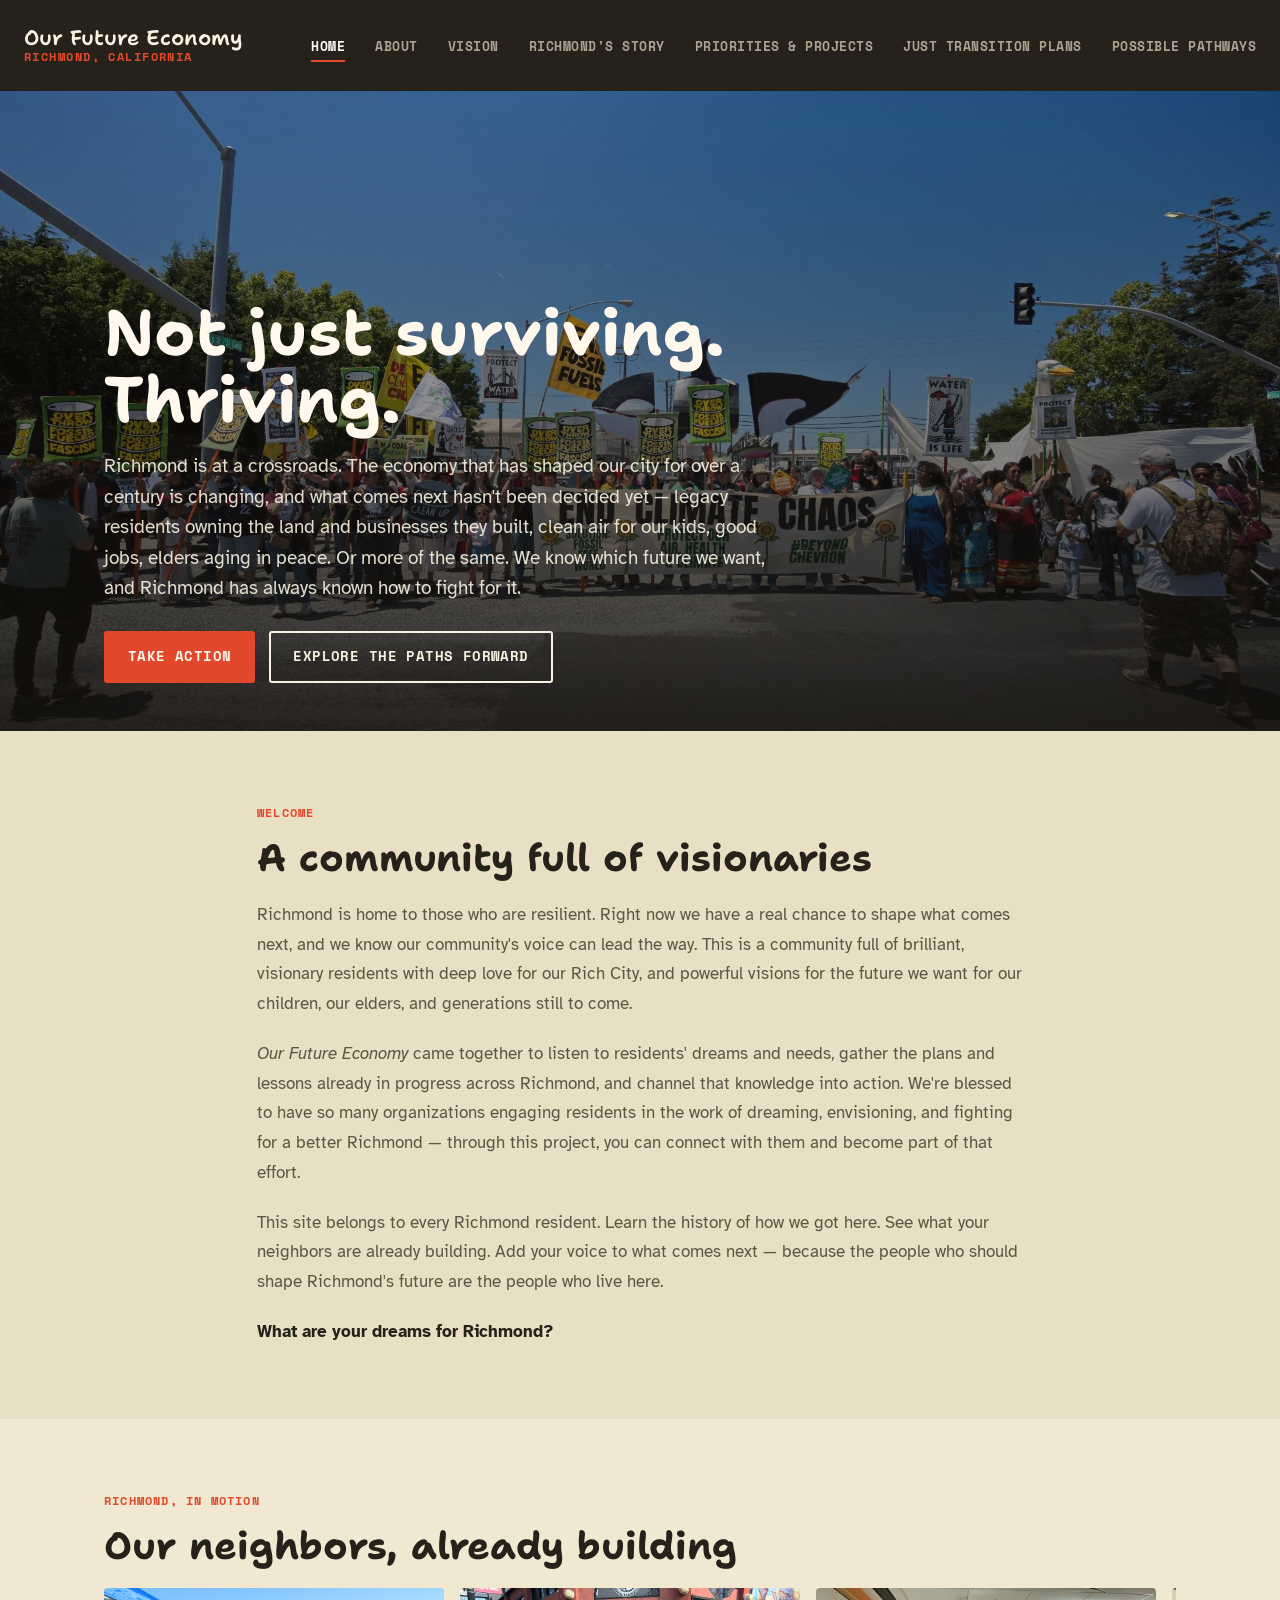
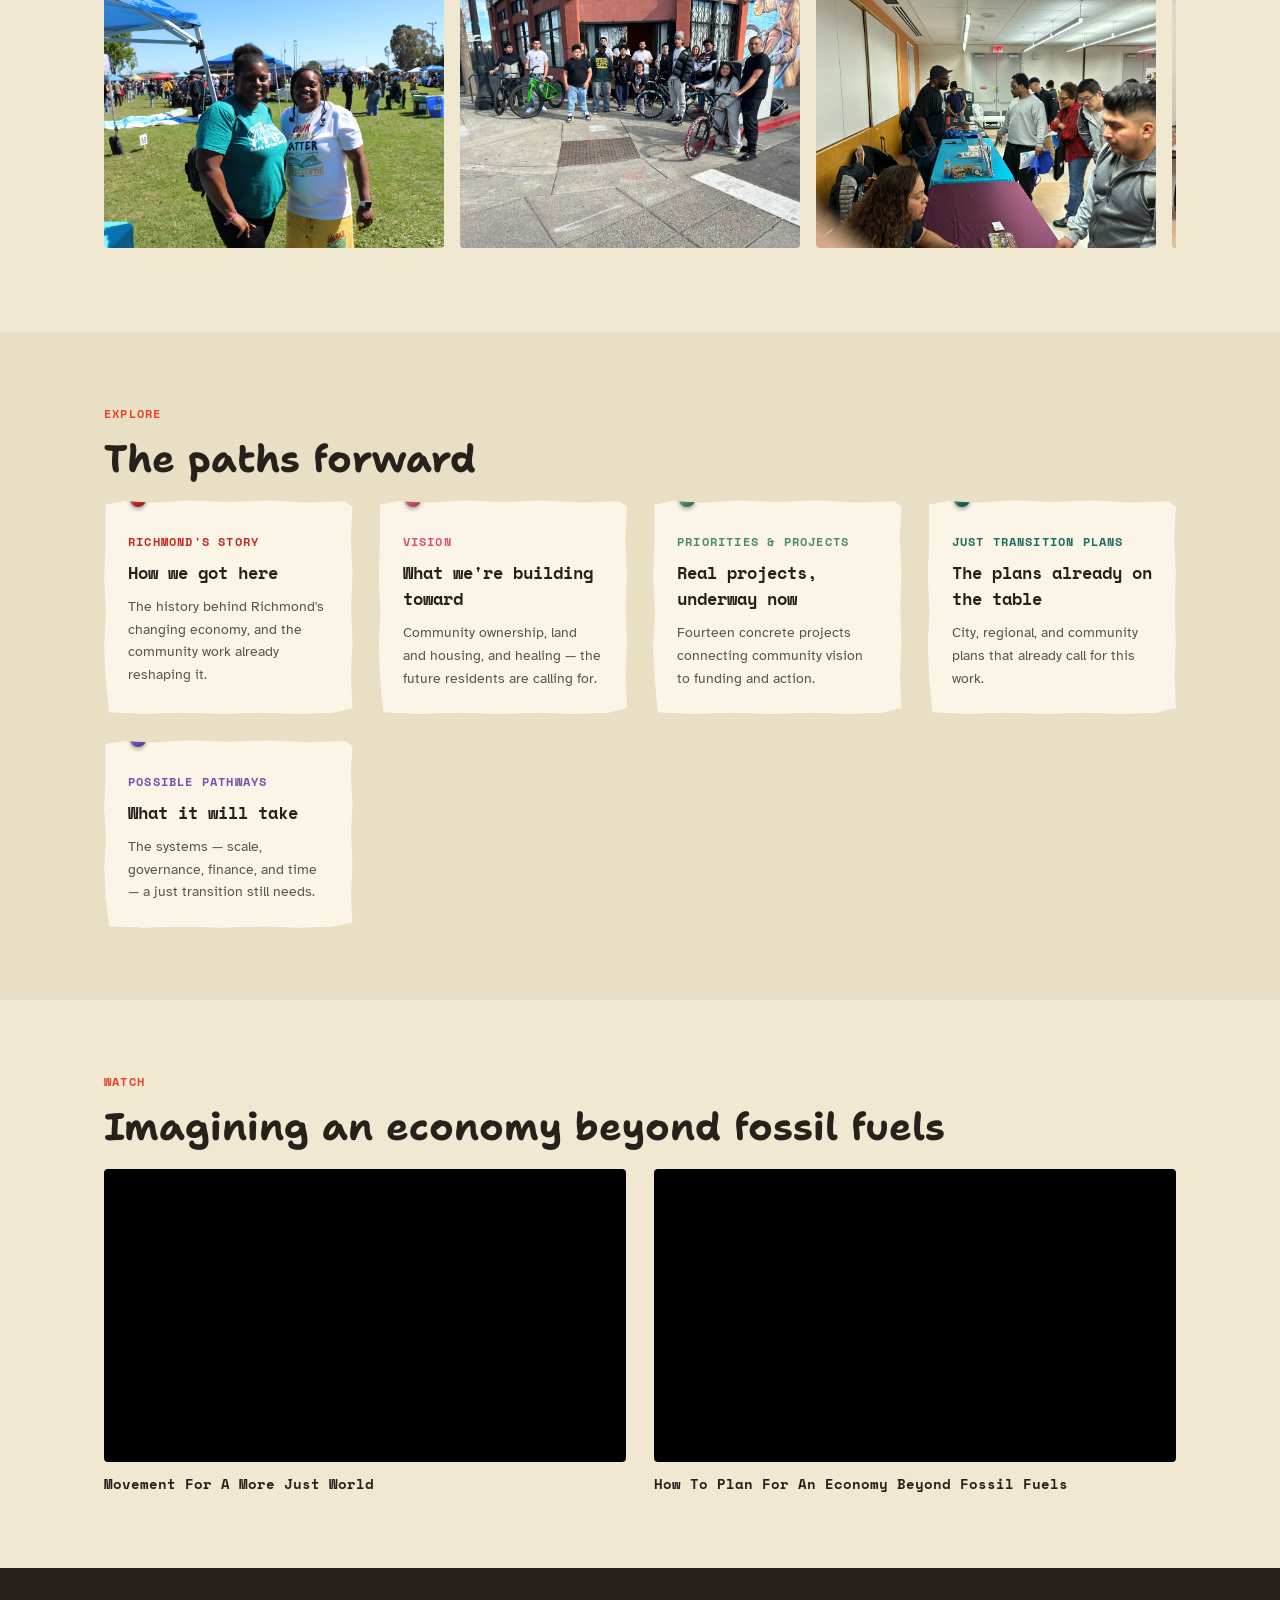
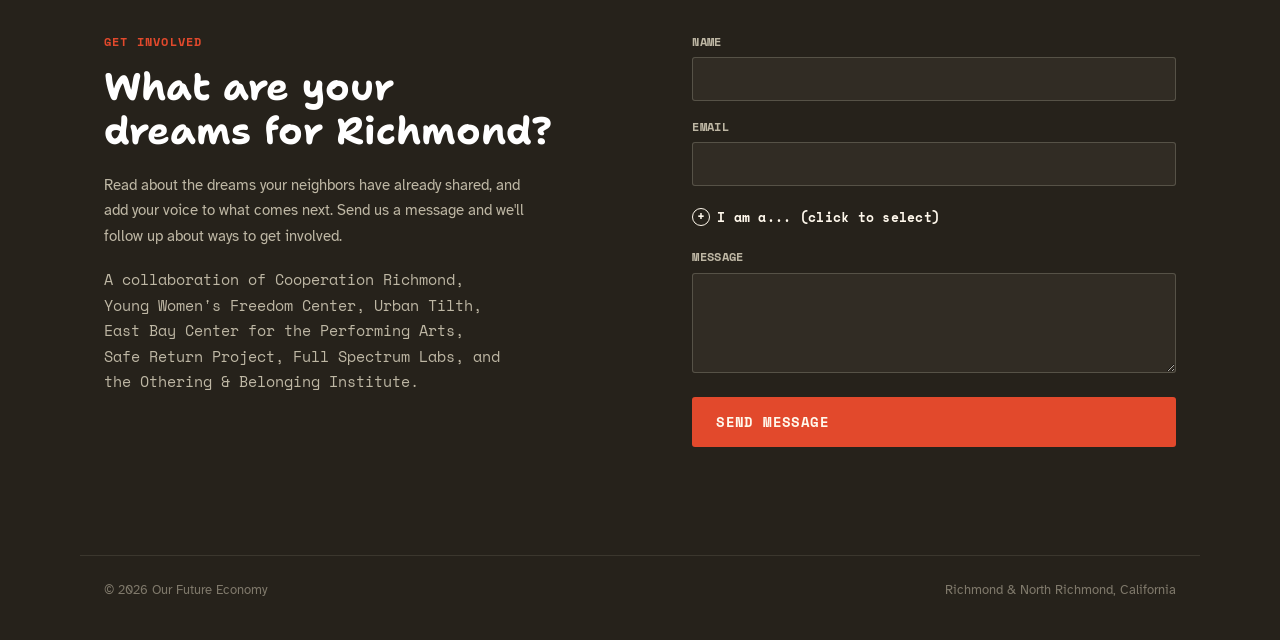
<file: index.html>
<!DOCTYPE html>
<html lang="en">
<head>
<meta charset="UTF-8">
<meta name="viewport" content="width=device-width, initial-scale=1.0">
<title>Our Future Economy — Richmond, CA</title>
<meta name="description" content="A community-led vision for Richmond and North Richmond's just transition to an economy beyond fossil fuels.">
<meta name="referrer" content="strict-origin-when-cross-origin">

<link rel="preconnect" href="https://fonts.googleapis.com">
<link rel="preconnect" href="https://fonts.gstatic.com" crossorigin>
<link href="https://fonts.googleapis.com/css2?family=Shantell+Sans:wght@400;600;700&family=Space+Mono:wght@400;700&family=Atkinson+Hyperlegible:wght@400;700&display=swap" rel="stylesheet">
<link rel="stylesheet" href="css/style.css">
</head>
<body class="page-home">
<a class="skip-link" href="#main">Skip to main content</a>

<header class="site-nav">
  <div class="wrap">
    <a class="logo" href="index.html">Our Future Economy<span class="logo-sub">Richmond, California</span></a>
    <button class="nav-toggle" type="button" aria-expanded="false" aria-controls="primary-nav">Menu</button>
    <ul class="nav-links" id="primary-nav">
      <li><a href="index.html" aria-current="page">Home</a></li>
      <li><a href="about.html">About</a></li>
      <li><a href="vision.html">Vision</a></li>
      <li><a href="richmonds-story.html">Richmond's Story</a></li>
      <li><a href="priorities-projects.html">Priorities &amp; Projects</a></li>
      <li><a href="just-transition-plans.html">Just Transition Plans</a></li>
      <li><a href="possible-pathways.html">Possible Pathways</a></li>
    </ul>
  </div>
</header>

<main id="main">

  <section class="hero" style="padding:0;">
    <img class="hero-img" src="assets/images/Home/end-climate-chaos-protest.JPG" alt="A large, diverse crowd of Richmond residents of all ages marching with signs reading &quot;End Climate Chaos,&quot; &quot;Protect Our Air, Health &amp; Climate,&quot; and &quot;Beyond Chevron.&quot;">
    <div class="hero-scrim"></div>
    <div class="hero-content">
      <div class="wrap">
        <h1>Not just surviving.<br>Thriving.</h1>
        <p class="hero-lede">Richmond is at a crossroads. The economy that has shaped our city for over a century is changing, and what comes next hasn't been decided yet — legacy residents owning the land and businesses they built, clean air for our kids, good jobs, elders aging in peace. Or more of the same. We know which future we want, and Richmond has always known how to fight for it.</p>
        <div class="hero-actions">
          <a class="btn btn-primary" href="#contact">Take Action</a>
          <a class="btn btn-outline" href="#paths-forward">Explore the Paths Forward</a>
        </div>
      </div>
    </div>
  </section>

  <section style="background:var(--paper-well);">
    <div class="section-narrow">
      <div class="eyebrow">Welcome</div>
      <h2>A community full of visionaries</h2>
      <div class="lede-copy">
        <p>Richmond is home to those who are resilient. Right now we have a real chance to shape what comes next, and we know our community's voice can lead the way. This is a community full of brilliant, visionary residents with deep love for our Rich City, and powerful visions for the future we want for our children, our elders, and generations still to come.</p>
        <p><em>Our Future Economy</em> came together to listen to residents' dreams and needs, gather the plans and lessons already in progress across Richmond, and channel that knowledge into action. We're blessed to have so many organizations engaging residents in the work of dreaming, envisioning, and fighting for a better Richmond — through this project, you can connect with them and become part of that effort.</p>
        <p>This site belongs to every Richmond resident. Learn the history of how we got here. See what your neighbors are already building. Add your voice to what comes next — because the people who should shape Richmond's future are the people who live here.</p>
        <p class="emphasis">What are your dreams for Richmond?</p>
      </div>
    </div>
  </section>

  <section>
    <div class="wrap">
      <div class="eyebrow">Richmond, in motion</div>
      <h2>Our neighbors, already building</h2>
      <div class="gallery">
        <img src="assets/images/Home/SRP-26 Juneteenth.JPG" alt="Two women smiling together at a Juneteenth community celebration in a park, wearing Safe Return Project and 'Our Stories Matter' shirts.">
        <img src="assets/images/Home/SRP-LAT&X-Bike Exchange26.jpeg" alt="Community members at a bike exchange event.">
        <img src="assets/images/Home/SRP-Outreach_HH25.jpeg" alt="Community outreach event with residents at an information table.">
        <img src="assets/images/Home/srp-presenting.jpeg" alt="A community organizer presenting to a seated group in a workshop space.">
        <img src="assets/images/Home/may-21-small-group.png" alt="Residents in a small-group discussion at a community planning event.">
      </div>
    </div>
  </section>

  <section id="paths-forward" style="background:var(--paper-well);">
    <div class="wrap">
      <div class="eyebrow">Explore</div>
      <h2>The paths forward</h2>
      <div class="paths-grid">
        <a class="card" href="richmonds-story.html" style="--tint:var(--story)">
          <div class="pin"></div>
          <div class="eyebrow">Richmond's Story</div>
          <h3>How we got here</h3>
          <p>The history behind Richmond's changing economy, and the community work already reshaping it.</p>
        </a>
        <a class="card" href="vision.html" style="--tint:var(--vision)">
          <div class="pin"></div>
          <div class="eyebrow">Vision</div>
          <h3>What we're building toward</h3>
          <p>Community ownership, land and housing, and healing — the future residents are calling for.</p>
        </a>
        <a class="card" href="priorities-projects.html" style="--tint:var(--projects)">
          <div class="pin"></div>
          <div class="eyebrow">Priorities &amp; Projects</div>
          <h3>Real projects, underway now</h3>
          <p>Fourteen concrete projects connecting community vision to funding and action.</p>
        </a>
        <a class="card" href="just-transition-plans.html" style="--tint:var(--plans)">
          <div class="pin"></div>
          <div class="eyebrow">Just Transition Plans</div>
          <h3>The plans already on the table</h3>
          <p>City, regional, and community plans that already call for this work.</p>
        </a>
        <a class="card" href="possible-pathways.html" style="--tint:var(--pathways)">
          <div class="pin"></div>
          <div class="eyebrow">Possible Pathways</div>
          <h3>What it will take</h3>
          <p>The systems — scale, governance, finance, and time — a just transition still needs.</p>
        </a>
      </div>
    </div>
  </section>

  <section>
    <div class="wrap">
      <div class="eyebrow">Watch</div>
      <h2>Imagining an economy beyond fossil fuels</h2>
      <div class="videos">
        <div>
          <div class="video-frame">
            <iframe src="https://www.youtube-nocookie.com/embed/zlkIO9d-Bw8" title="Movement For A More Just World" loading="lazy" referrerpolicy="strict-origin-when-cross-origin" allow="accelerometer; autoplay; clipboard-write; encrypted-media; gyroscope; picture-in-picture" allowfullscreen></iframe>
          </div>
          <p class="video-title">Movement For A More Just World</p>
        </div>
        <div>
          <div class="video-frame">
            <iframe src="https://www.youtube-nocookie.com/embed/_YW3OwvtH5U" title="How To Plan For An Economy Beyond Fossil Fuels" loading="lazy" referrerpolicy="strict-origin-when-cross-origin" allow="accelerometer; autoplay; clipboard-write; encrypted-media; gyroscope; picture-in-picture" allowfullscreen></iframe>
          </div>
          <p class="video-title">How To Plan For An Economy Beyond Fossil Fuels</p>
        </div>
      </div>
    </div>
  </section>

</main>

<footer class="site-footer" id="contact">
  <div class="wrap footer-grid">
    <div class="footer-copy">
      <div class="eyebrow">Get involved</div>
      <h2>What are your dreams for Richmond?</h2>
      <p>Read about the dreams your neighbors have already shared, and add your voice to what comes next. Send us a message and we'll follow up about ways to get involved.</p>
      <p class="footer-orgs">A collaboration of Cooperation Richmond, Young Women's Freedom Center, Urban Tilth, East Bay Center for the Performing Arts, Safe Return Project, Full Spectrum Labs, and the Othering &amp; Belonging Institute.</p>
    </div>
    <form class="contact-form" id="contact-form">
      <div class="field">
        <label for="f-name">Name</label>
        <input id="f-name" name="name" type="text" autocomplete="name" required>
      </div>
      <div class="field">
        <label for="f-email">Email</label>
        <input id="f-email" name="email" type="email" autocomplete="email" required>
      </div>
      <div class="field">
        <details class="disclosure">
          <summary>I am a... (click to select)</summary>
          <div class="disclosure-body">
            <div class="checkbox-grid">
              <label><input type="checkbox" name="audience" value="Richmond resident who wants to get involved"> Richmond resident who wants to get involved</label>
              <label><input type="checkbox" name="audience" value="Richmond resident with a question or comment"> Richmond resident with a question or comment</label>
              <label><input type="checkbox" name="audience" value="Business or organization interested in partnering"> Business or organization interested in partnering</label>
              <label><input type="checkbox" name="audience" value="Nonprofit or community group looking to collaborate"> Nonprofit or community group looking to collaborate</label>
              <label><input type="checkbox" name="audience" value="Government or agency staff"> Government or agency staff</label>
              <label><input type="checkbox" name="audience" value="Researcher or student"> Researcher or student</label>
              <label><input type="checkbox" name="audience" value="Donor or funder who wants to learn more"> Donor or funder who wants to learn more</label>
              <label><input type="checkbox" name="audience" value="Media or press inquiry"> Media or press inquiry</label>
              <label><input type="checkbox" name="audience" value="Something else"> Something else</label>
            </div>
          </div>
        </details>
      </div>
      <div class="field">
        <label for="f-message">Message</label>
        <textarea id="f-message" name="message" required></textarea>
      </div>
      <button class="btn btn-primary" type="submit">Send message</button>
      <p class="form-status" role="status"></p>
    </form>
  </div>
  <div class="wrap legal-line">
    <span>&copy; 2026 Our Future Economy</span>
    <span>Richmond &amp; North Richmond, California</span>
  </div>
</footer>

<script src="js/config.js"></script>
<script src="js/main.js"></script>
</body>
</html>
</file>
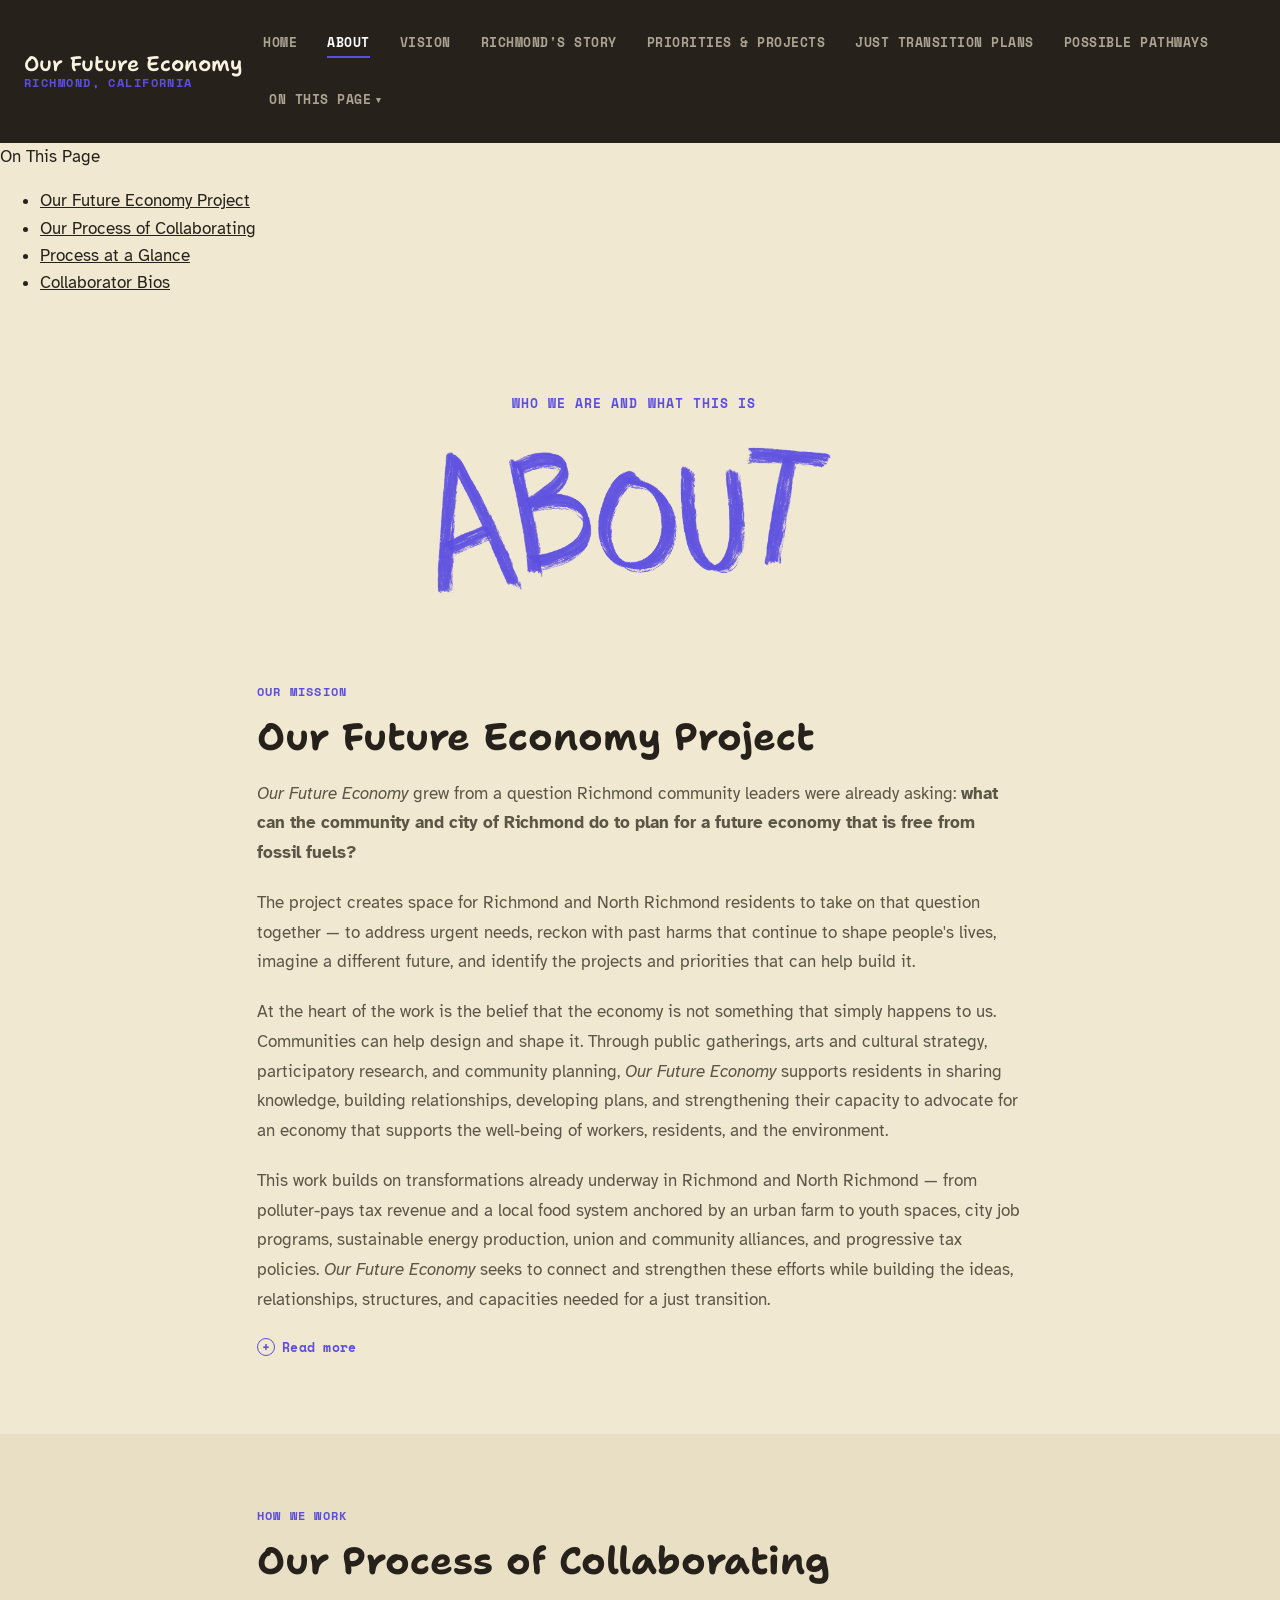
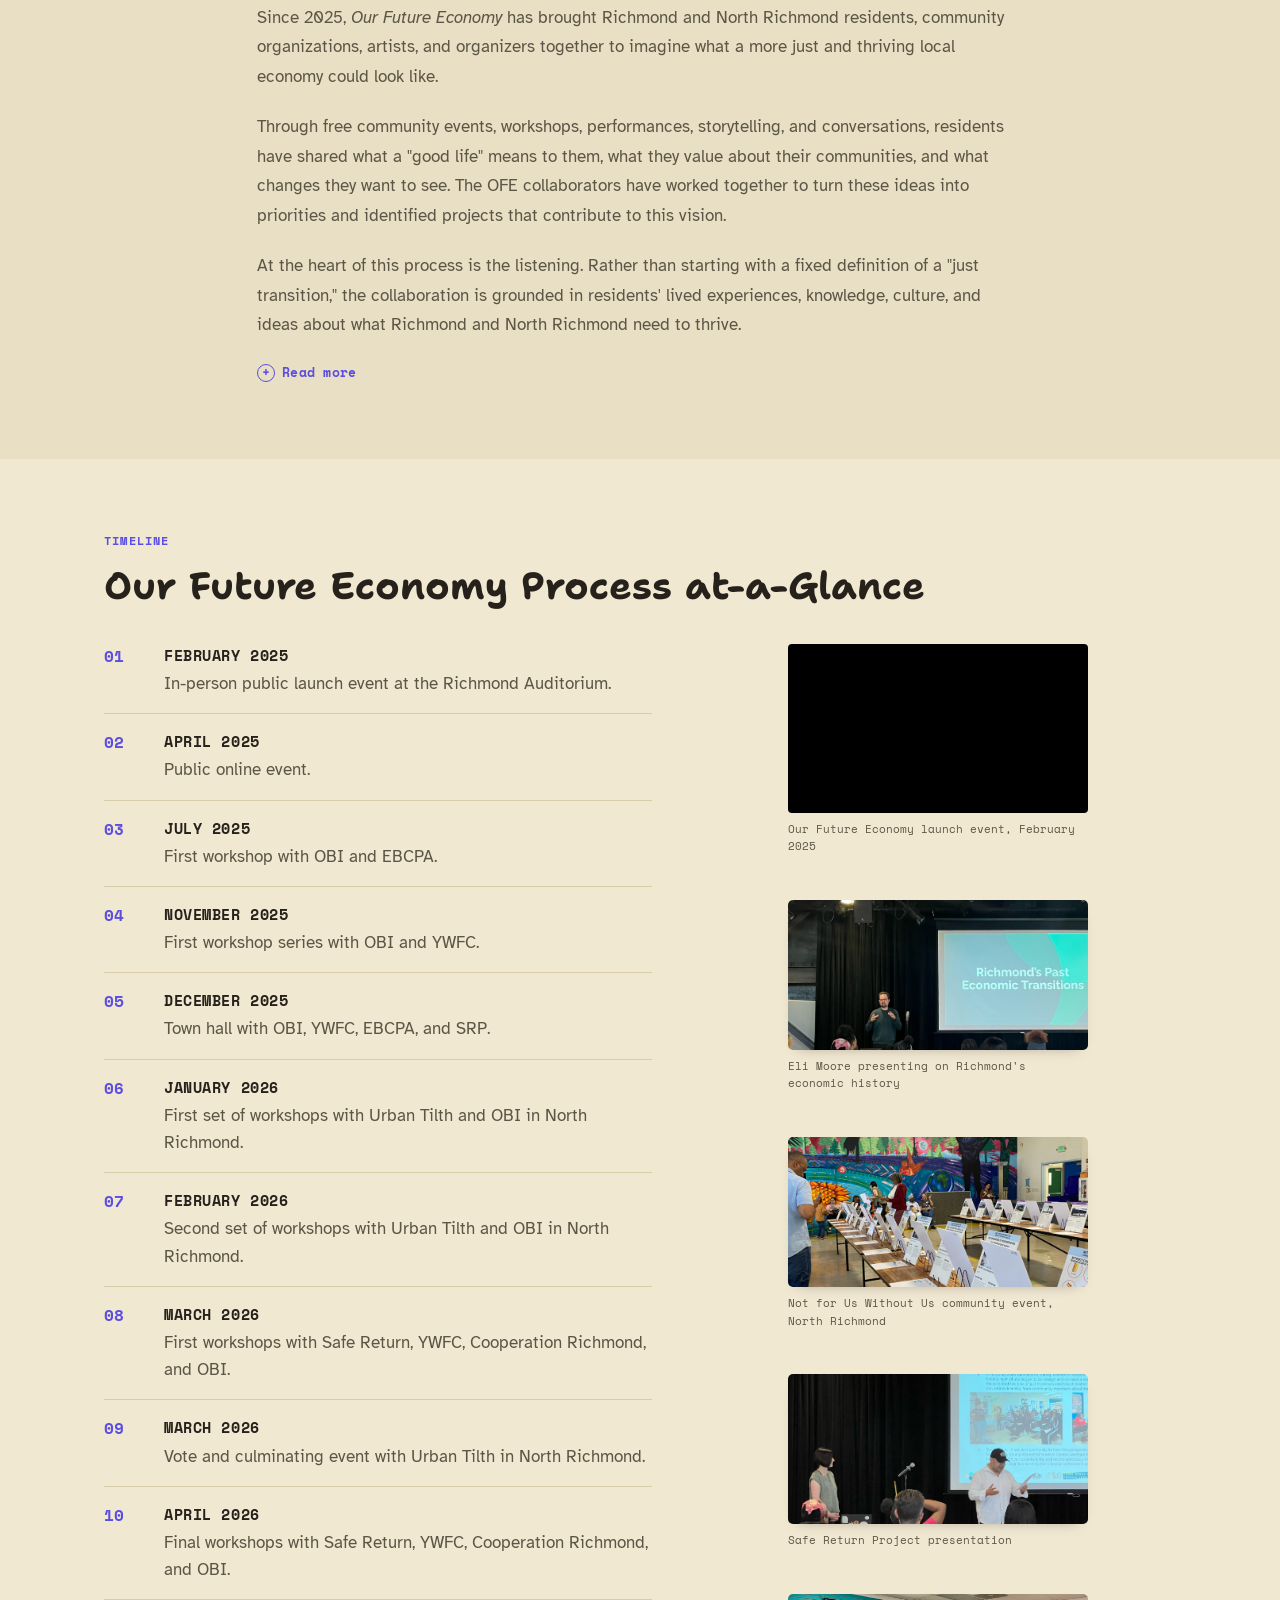
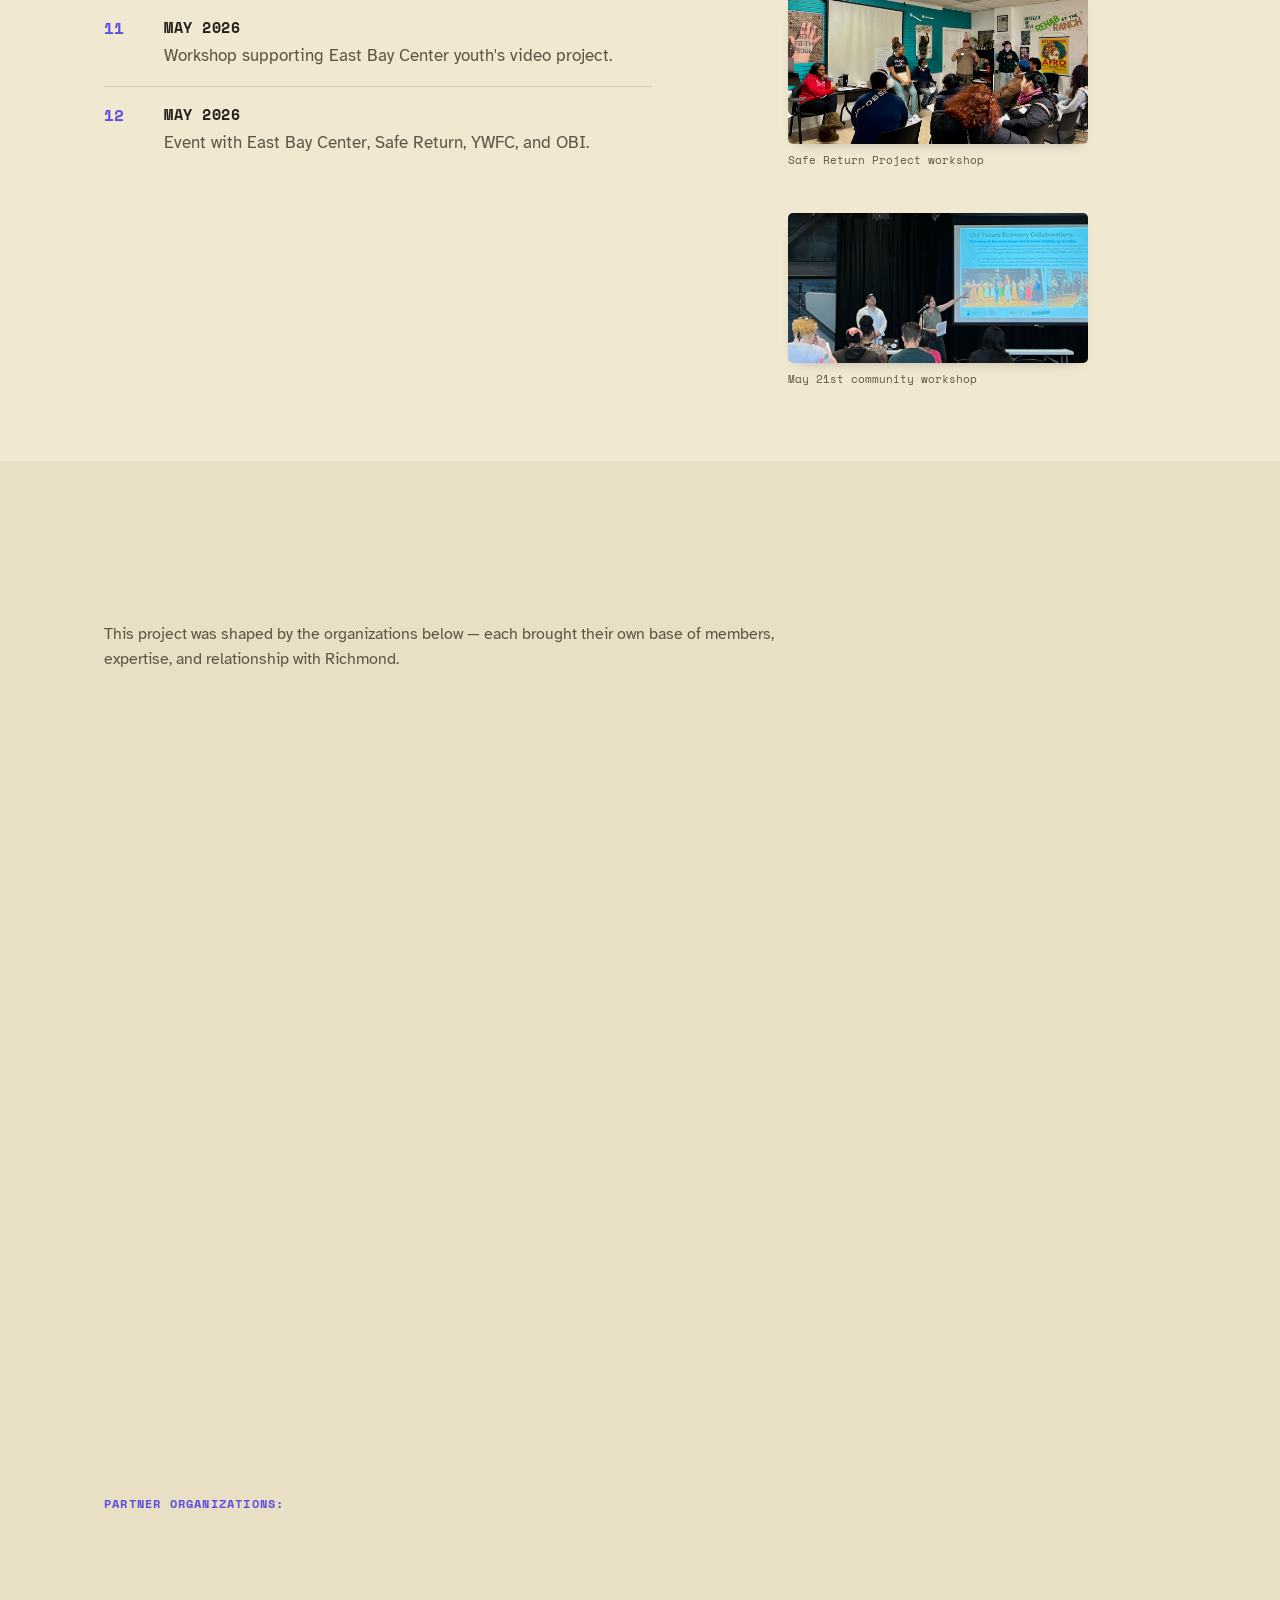
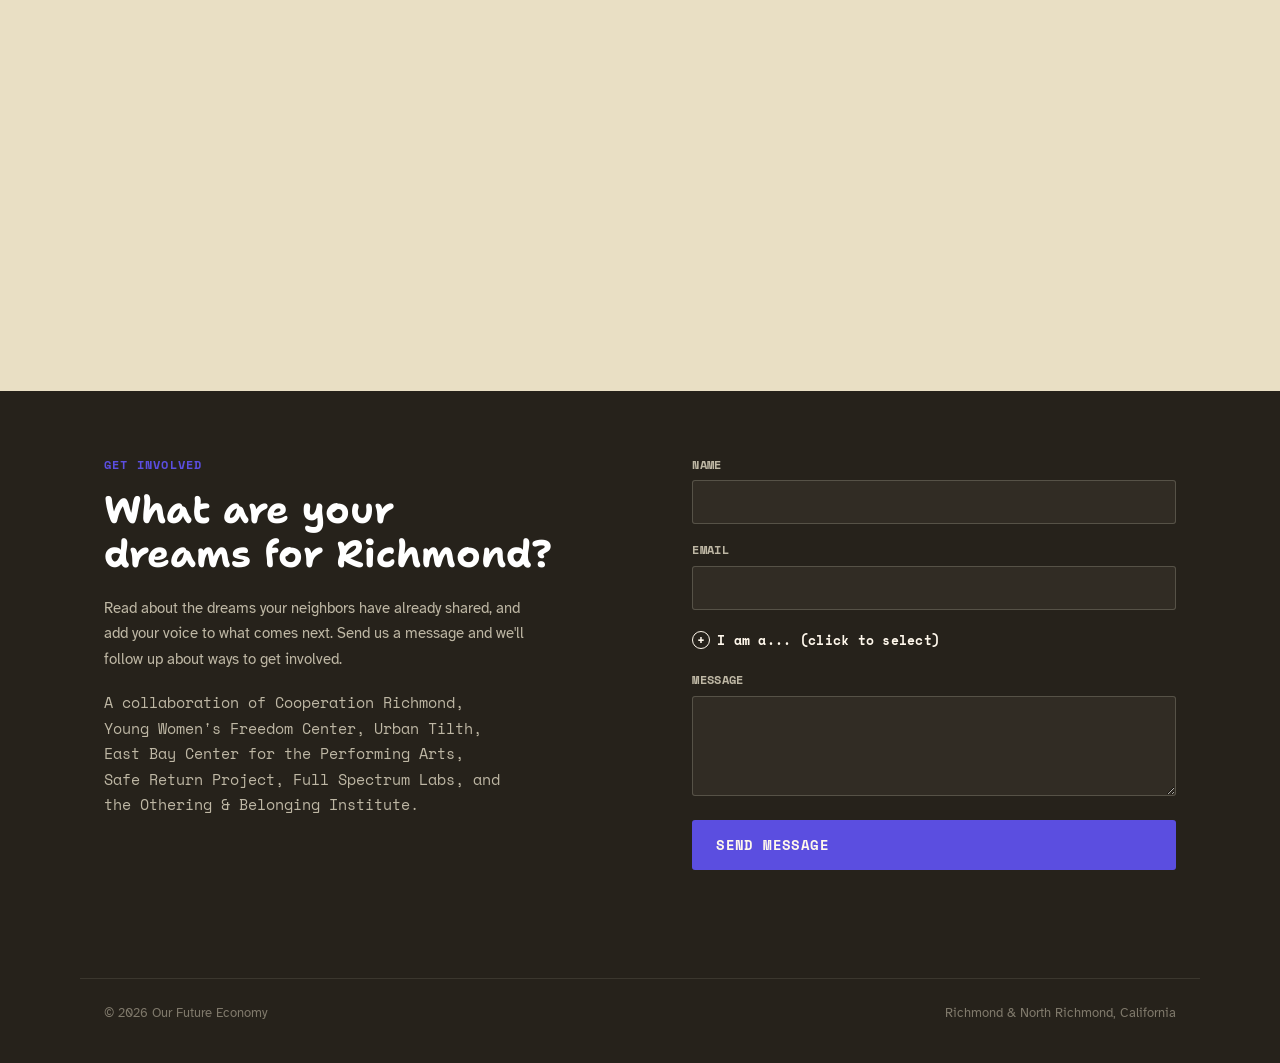
<file: about.html>
<!DOCTYPE html>
<html lang="en">
<head>
<meta charset="UTF-8">
<script>document.documentElement.classList.add('js');</script>
<meta name="viewport" content="width=device-width, initial-scale=1.0">
<title>About — Our Future Economy</title>
<meta name="description" content="Who we are and what this is: the organizations and process behind Our Future Economy, a community-led just transition project in Richmond, CA.">

<link rel="preconnect" href="https://fonts.googleapis.com">
<link rel="preconnect" href="https://fonts.gstatic.com" crossorigin>
<link href="https://fonts.googleapis.com/css2?family=Shantell+Sans:wght@400;600;700&family=Space+Mono:wght@400;700&family=Atkinson+Hyperlegible:wght@400;700&display=swap" rel="stylesheet">
<link rel="stylesheet" href="css/style.css">
</head>
<body class="page-about has-sidebar-toc">
<a class="skip-link" href="#main">Skip to main content</a>

<header class="site-nav">
  <div class="wrap">
    <a class="logo" href="index.html">Our Future Economy<span class="logo-sub">Richmond, California</span></a>
    <button class="nav-toggle" type="button" aria-expanded="false" aria-controls="primary-nav">Menu</button>
    <ul class="nav-links" id="primary-nav">
      <li><a href="index.html">Home</a></li>
      <li><a href="about.html" aria-current="page">About</a></li>
      <li><a href="vision.html">Vision</a></li>
      <li><a href="richmonds-story.html">Richmond's Story</a></li>
      <li><a href="priorities-projects.html">Priorities &amp; Projects</a></li>
      <li><a href="just-transition-plans.html">Just Transition Plans</a></li>
      <li><a href="possible-pathways.html">Possible Pathways</a></li>
      <li class="nav-dropdown">
        <button class="nav-dropdown-toggle" type="button" aria-expanded="false">On This Page</button>
        <ul class="nav-dropdown-menu">
          <li><a href="#our-future-economy-project">Our Future Economy Project</a></li>
          <li><a href="#our-process-of-collaborating">Our Process of Collaborating</a></li>
          <li><a href="#process-at-a-glance">Process at a Glance</a></li>
          <li><a href="#collaborator-bios">Collaborator Bios</a></li>
          <li><a href="#contact">Get Involved</a></li>
        </ul>
      </li>
    </ul>
  </div>
</header>

<main id="main">

  <nav class="page-toc-sidebar" aria-label="On this page">
    <!-- <div class="page-toc-sidebar-inner"> -->
      <div class="page-toc-sidebar-eyebrow">On This Page</div>
      <ul class="page-toc-sidebar-list">
        <li><a href="#our-future-economy-project">Our Future Economy Project</a></li>
        <li><a href="#our-process-of-collaborating">Our Process of Collaborating</a></li>
        <li><a href="#process-at-a-glance">Process at a Glance</a></li>
        <li><a href="#collaborator-bios">Collaborator Bios</a></li>
      </ul>
    <!-- </div> -->
  </nav>

  <section class="page-header">
    <div class="wrap">
      <div class="page-kicker">Who We Are and What This Is</div>
      <img class="title-card" src="assets/images/About/about_title-cropped.png" alt="About">
    </div>
  </section>

  <section id="our-future-economy-project">
    <div class="section-narrow">
      <div class="eyebrow reveal">Our Mission</div>
      <h2 class="reveal">Our Future Economy Project</h2>
      <div class="lede-copy">
        <p><em>Our Future Economy</em> grew from a question Richmond community leaders were already asking: <strong>what can the community and city of Richmond do to plan for a future economy that is free from fossil fuels?</strong></p>
        <p>The project creates space for Richmond and North Richmond residents to take on that question together — to address urgent needs, reckon with past harms that continue to shape people's lives, imagine a different future, and identify the projects and priorities that can help build it.</p>
        <p>At the heart of the work is the belief that the economy is not something that simply happens to us. Communities can help design and shape it. Through public gatherings, arts and cultural strategy, participatory research, and community planning, <em>Our Future Economy</em> supports residents in sharing knowledge, building relationships, developing plans, and strengthening their capacity to advocate for an economy that supports the well-being of workers, residents, and the environment.</p>
        <p>This work builds on transformations already underway in Richmond and North Richmond — from polluter-pays tax revenue and a local food system anchored by an urban farm to youth spaces, city job programs, sustainable energy production, union and community alliances, and progressive tax policies. <em>Our Future Economy</em> seeks to connect and strengthen these efforts while building the ideas, relationships, structures, and capacities needed for a just transition.</p>
      </div>

      <details class="disclosure">
        <summary>Read more</summary>
        <div class="disclosure-body">
          <p>How does a community come together to dream, plan, and build out an economy that supports the well-being of all workers, residents, and our environment? What strategies, ideas, skills, and relationships are needed? How do we move from the pressing needs of today, address the past harms that still impact so many lives, and envision a future that doesn't repeat these challenges? How can solutions be responsive to our city of Richmond, California, while also aligning with global goals for a healthy planet? <em>Our Future Economy</em> focuses on these questions through a series of engagements for the public to co-create knowledge, plans, and capacities.</p>
          <p>Too often, "the economy" is something that happens to us, not something that we design. Even urban planners often treat the economy as something they can only set the table for through land-use zoning, worker training, and offering subsidies or tax breaks. And yet, looking at history, every major economic transition has involved essential moves made by government entities: contracting, setting regulations, investing, conducting research, planning, and using other means of shaping the new economy.</p>
          <p>We collaborated on this project because we heard community leaders ask: "What can the community and city of Richmond do to plan for a future economy that is free from fossil fuels?" They expressed a desire to create spaces where residents are supported in discussing their needs, dreaming about their future, making plans, and advocating for what kinds of projects they would prioritize.</p>
          <p><em>Our Future Economy</em> is a public event series to explore transforming economies for communities, workers, and climate well-being, rooted in Richmond and North Richmond, CA. This series is part of a larger Othering &amp; Belonging Institute laboratory integrating arts and cultural strategy with participatory research to create space for radical imagination and community building in this time, and to ensure that we are centering the voices, needs, and expertise of those most impacted by economic and environmental harms.</p>
          <p>The realities of concentrated wealth and vast material needs, human-made disasters, and persistent racial and gendered hierarchies continue to generate poverty, trauma, health crises, and displacement. The need to reimagine and redesign local, regional, and transnational economies is more pressing than ever.</p>
          <p>Richmond and North Richmond are already transforming for a more just and resilient future with polluter-pays tax revenue, a local food system anchored by an urban farm, a new youth commons, city job programs, sustainable energy production, union and community alliances, progressive tax policies, and more. Meeting community needs and advancing a just transition of the local economy requires ideas, relationships, structures, and capacities that our movements and communities are both developing and reclaiming from their lineages.</p>
        </div>
      </details>
    </div>
  </section>

  <section id="our-process-of-collaborating" style="background:var(--paper-well);">
    <div class="section-narrow">
      <div class="eyebrow reveal">How We Work</div>
      <h2 class="reveal">Our Process of Collaborating</h2>
      <div class="lede-copy">
        <p>Since 2025, <em>Our Future Economy</em> has brought Richmond and North Richmond residents, community organizations, artists, and organizers together to imagine what a more just and thriving local economy could look like.</p>
        <p>Through free community events, workshops, performances, storytelling, and conversations, residents have shared what a "good life" means to them, what they value about their communities, and what changes they want to see. The OFE collaborators have worked together to turn these ideas into priorities and identified projects that contribute to this vision.</p>
        <p>At the heart of this process is the listening. Rather than starting with a fixed definition of a "just transition," the collaboration is grounded in residents' lived experiences, knowledge, culture, and ideas about what Richmond and North Richmond need to thrive.</p>
      </div>

      <details class="disclosure">
        <summary>Read more</summary>
        <div class="disclosure-body">
          <p>Since January of 2025, our organizations have been co-creating workshops and other events where residents share their visions of the future and help to build a more just economy in Richmond, North Richmond, and beyond. Public events have been free and open to all, and both events and workshops have been intentionally designed to support the participation of those most harmed and marginalized by the current economy. These events and workshops center Richmond and North Richmond residents, organizers, artists, and cultural workers, and integrate arts and cultural strategies through music, dance, applied theater, speakers, story circles, community dialogue, and time to socialize.</p>

          <p><strong>The goals of the collaboration are:</strong></p>
          <ul>
            <li>Amplify the voices of Richmond and North Richmond, lived experiences, ancestral knowledge, cultural practices, community visions, values, and frameworks, exemplary place-based efforts, and related plans and policies that can help facilitate a just transition.</li>
            <li>Work through arts and cultural strategy to facilitate dialogue and practices that apply local knowledge and generate ideas for initiatives that both meet community needs and transform the economy away from dependence on fossil fuels.</li>
            <li>Create space for coalition-building, thought-partnering, and resource-sharing between our Richmond- and North Richmond-based partner organizations.</li>
            <li>Share ideas, examples, goals, and strategies from national and global movements and values-aligned scholar practitioners.</li>
          </ul>

          <p>In February of 2025, the <em>Our Future Economy</em> series held <a href="https://belonging.berkeley.edu/video-our-future-economy-april-2025" target="_blank" rel="noopener">its first event</a> at the Richmond Memorial Auditorium, co-hosted by the Othering and Belonging Institute and co-sponsored by local organizations Asian Pacific Environmental Network, Cooperation Richmond, East Bay Center for Performing Arts, Healthy Richmond, Community Housing Development Corporation, Full Spectrum Labs, Richmond Community Foundation, Rising Juntos, RYSE, Safe Return Project, San Francisco Foundation, Sojourner Truth Presbyterian Church, Sustainable Economies Law Center, Urban Habitat, and Urban Tilth.</p>

          <p>The MC was Luna Angulo, a visionary local organizer working for climate justice and just transition, and speakers included Reverend Kamal Hassan of Sojourner Truth Presbyterian Church, OBI Community Power and Policy Partnerships Director / Richmond resident Eli Moore, and Principal of Full Spectrum Capital Partners and co-founder/Senior Advisor to Movement Strategy Center Taj James. There were performances by East Bay Center for Performing Arts' Son de la Tierra and the Othering &amp; Belonging Institute's Belonging Resident Company, as well as playback theater to gather participants' input about their experiences of being involved in similar community processes. Community members explored their <a href="https://padlet.com/elimoore6/richmond-dreams-of-the-good-life-usfvvo07hw1kk05c" target="_blank" rel="noopener">visions for Richmond's future economy</a> through a Padlet exercise, in which they wrote and shared reflections with one another on what "the good life" would be for them. Participants also shared what they see as <a href="https://padlet.com/elimoore6/richmond-s-existing-strengths-and-initiatives-cfak5nh7fowuinab" target="_blank" rel="noopener">existing strengths and assets that Richmond has</a> and should build on.</p>

          <p>In April of 2025, the Othering &amp; Belonging Institute hosted a virtual event where we explored approaches to a just transition more broadly, situating the work happening in Richmond and North Richmond in both the national and global contexts of this work. This event lifted up the strategies of invest/divest, arts and cultural strategy, and legal strategy as they are currently being applied to just transition work throughout the Americas. Speakers included Ricardo Nuñez of the Sustainable Economies Law Center alongside OBI collaborators Sarah Crowell, José Richard Aviles, Chelsea Gregory, and Eli Moore. The event started with mindfulness and "movement for movements" designed for the Zoom space, and participants closed out by reflecting on how they might apply the three strategies in their communities.</p>

          <p>Following these public events, Richmond and North Richmond organizations collaborated more in-depth on workshops designed for residents to generate visions for a future economy and priority projects that could help make progress toward this future. These deeper collaborations began through workshops with East Bay Center (EBCPA) and Young Women's Freedom Center (YWFC), followed by a town hall-style workshop and community dialogue with members of YWFC, EBCPA, and Safe Return Project (SRP) in December 2025. These workshops and the town hall helped convey to community members why this work is timely given the Chevron polluters pay settlement and other potential support for just transition work, and also generated interest in being part of a participatory process of identifying priorities for how funds could be spent. Urban Tilth also collaborated with OBI in that timeframe to co-design a series of participatory planning workshops called <em>Not for Us Without Us</em> that launched in North Richmond in early 2026, to ensure that North Richmond would be centered as a fenceline community and not left out of these conversations. This phase helped continue to strengthen relationships between organizational partners and community members, reveal the challenges community members face, their visions for a future economy, and the deep expertise they hold. Throughout the process, <em>Our Future Economy</em> has been guided by insights from Richmond and North Richmond community members' lived experience, ancestral knowledge, and cultural practices of care for the earth and their fellow community members.</p>
        </div>
      </details>
    </div>
  </section>

  <section id="process-at-a-glance">
    <div class="wrap">
      <div class="eyebrow reveal">Timeline</div>
      <h2 class="reveal">Our Future Economy Process at-a-Glance</h2>
      <div class="timeline-layout">
        <ol class="timeline">
          <li><div><span class="when">February 2025</span><p>In-person public launch event at the Richmond Auditorium.</p></div></li>
          <li><div><span class="when">April 2025</span><p>Public online event.</p></div></li>
          <li><div><span class="when">July 2025</span><p>First workshop with OBI and EBCPA.</p></div></li>
          <li><div><span class="when">November 2025</span><p>First workshop series with OBI and YWFC.</p></div></li>
          <li><div><span class="when">December 2025</span><p>Town hall with OBI, YWFC, EBCPA, and SRP.</p></div></li>
          <li><div><span class="when">January 2026</span><p>First set of workshops with Urban Tilth and OBI in North Richmond.</p></div></li>
          <li><div><span class="when">February 2026</span><p>Second set of workshops with Urban Tilth and OBI in North Richmond.</p></div></li>
          <li><div><span class="when">March 2026</span><p>First workshops with Safe Return, YWFC, Cooperation Richmond, and OBI.</p></div></li>
          <li><div><span class="when">March 2026</span><p>Vote and culminating event with Urban Tilth in North Richmond.</p></div></li>
          <li><div><span class="when">April 2026</span><p>Final workshops with Safe Return, YWFC, Cooperation Richmond, and OBI.</p></div></li>
          <li><div><span class="when">May 2026</span><p>Workshop supporting East Bay Center youth's video project.</p></div></li>
          <li><div><span class="when">May 2026</span><p>Event with East Bay Center, Safe Return, YWFC, and OBI.</p></div></li>
        </ol>
        <div class="timeline-photos">
          <figure>
            <div class="video-frame">
              <iframe src="https://www.youtube-nocookie.com/embed/Lc5q5TijMo0" title="Our Future Economy launch event, February 2025" loading="lazy" allow="accelerometer; autoplay; clipboard-write; encrypted-media; gyroscope; picture-in-picture" allowfullscreen></iframe>
            </div>
            <figcaption>Our Future Economy launch event, February 2025</figcaption>
          </figure>
          <figure>
            <img src="assets/images/About/may-21-eli-presenting.png" alt="Eli Moore presenting at a community workshop, with a slide reading 'Richmond's Past Economic Transitions.'">
            <figcaption>Eli Moore presenting on Richmond's economic history</figcaption>
          </figure>
          <figure>
            <img src="assets/images/About/not-for-us-without-us-community-event.jpg" alt="Community members reviewing project posters at the Not for Us Without Us event, in front of a mural.">
            <figcaption>Not for Us Without Us community event, North Richmond</figcaption>
          </figure>
          <figure>
            <img src="assets/images/About/may-21-srp-presentation.png" alt="A Safe Return Project presentation to community members.">
            <figcaption>Safe Return Project presentation</figcaption>
          </figure>
          <figure>
            <img src="assets/images/About/srp-workshop.jpeg" alt="A Safe Return Project workshop session with community members seated in a circle.">
            <figcaption>Safe Return Project workshop</figcaption>
          </figure>
          <figure>
            <img src="assets/images/About/may_21st_presenation.png" alt="Community members gathered at a May 21st workshop presentation.">
            <figcaption>May 21st community workshop</figcaption>
          </figure>
        </div>
      </div>
    </div>
  </section>

  <section id="collaborator-bios" style="background:var(--paper-well);">
    <div class="wrap">
      <div class="eyebrow reveal">Who's Involved</div>
      <h2 class="reveal">Collaborator Bios</h2>
      <p style="max-width:68ch; color:var(--sub); font-size:16px; margin:-8px 0 32px;">This project was shaped by the organizations below — each brought their own base of members, expertise, and relationship with Richmond.</p>

      <div class="bio-grid">

       

        <div class="card bio-card reveal reveal-stagger">
          <div class="pin"></div>
          <div class="bio-logo"><img src="assets/images/About/logo_s/Coop richmond logo.png" alt="Cooperation Richmond logo"></div>
          <h3><a href="https://www.cooperationrichmond.org/" target="_blank" rel="noopener">Cooperation Richmond</a></h3>
          <p>Cooperation Richmond is a cooperative business incubator founded in 2017 and fiscally sponsored by Urban Tilth, supporting Richmond entrepreneurs who want to launch cooperatives through non-extractive lending and business training.</p>
          <details class="disclosure">
            <summary>Read more</summary>
            <div class="disclosure-body">
              <p>In addition to supporting local entrepreneurs, Cooperation Richmond is actively developing a cooperatively owned grocery store in North Richmond, where resident co-owners will have access to high-quality food and organic produce while building generational wealth through ownership. Through our work with Richmond Our Power Coalition (ROPC), we help fund and organize Anti-Chevron Day and support APEN's Make Polluters Pay initiatives. ROPC's Family of Funds has enabled us to regrant $1.47M to date to community organizations advancing just transition work across Richmond.</p>
              <p>During the Our Future Economy project, Cooperation Richmond partnered with Safe Return Project, OBI, and Young Women's Freedom Center to host a series of community meetings centering the voices of residents re-entering society, which directly shaped Cooperation Richmond's incubator model.</p>
            </div>
          </details>
        </div>

        <div class="card bio-card reveal reveal-stagger">
          <div class="pin"></div>
          <div class="bio-logo"><img src="assets/images/About/logo_s/Copy of ywfc-color-logo.png" alt="Young Women's Freedom Center logo"></div>
          <h3><a href="https://youngwomenfree.org/" target="_blank" rel="noopener">Young Women's Freedom Center</a></h3>
          <p>For the past 32 years, Young Women's Freedom Center (YWFC) has supported system-impacted young women, trans, and gender-expansive youth throughout California through advocacy, community-based research, health and wellness, and leadership training.</p>
          <details class="disclosure">
            <summary>Read more</summary>
            <div class="disclosure-body">
              <p>In 2025, YWFC conducted a survey to gather more information on the needs and experiences of system-impacted youth in Richmond, and requested facilitation training from OBI to support their youth interns' participation in the Our Future Economy series.</p>
              <p>In December of 2025, YWFC and OBI co-facilitated a town hall for system-impacted youth and community members at the Safe Return Project space, integrating story circles, youth arts and culture presentations, and small group dialogue, which helped curate a comprehensive list of potential just transition projects.</p>
            </div>
          </details>
        </div>

        <div class="card bio-card reveal reveal-stagger">
          <div class="pin"></div>
          <div class="bio-logo"><img src="assets/images/About/logo_s/Urban Tilth Logo.png" alt="Urban Tilth logo"></div>
          <h3><a href="https://urbantilth.org/" target="_blank" rel="noopener">Urban Tilth</a></h3>
          <p>Urban Tilth was founded in 2005 to help build a more sustainable, healthy, and just local food system in North Richmond, and has become a leader in both community-engaged food justice and just transition work.</p>
          <details class="disclosure">
            <summary>Read more</summary>
            <div class="disclosure-body">
              <p>Urban Tilth, the Watershed Project, and the Othering &amp; Belonging Institute co-led <em>Not for Us Without Us</em>, a series of North Richmond participatory planning workshops across Corinne Sain Senior Center, Zoom, and Verde Elementary School — beginning with story circles on land stewardship and community care, then moving into popular education on environmental racism, climate justice, and proposed North Richmond projects.</p>
              <p>The workshops culminated in a community celebration and project vote in March 2026 at Verde Elementary School, with results shared on <a href="https://urbantilth.org/news/not-for-us-without-us-final-vote-and-celebration-recap/" target="_blank" rel="noopener">the Urban Tilth website</a>. Next steps include convening a resident leadership group to continue advocacy through the North Richmond MOU Coalition.</p>
            </div>
          </details>
        </div>

        <div class="card bio-card reveal reveal-stagger">
          <div class="pin"></div>
          <div class="bio-logo"><img src="assets/images/About/logo_s/East Bay Center for Performing Arts Logo.png" alt="East Bay Center for the Performing Arts logo"></div>
          <h3><a href="https://eastbaycenter.org/" target="_blank" rel="noopener">East Bay Center for the Performing Arts</a></h3>
          <p>Since 1968, East Bay Center for the Performing Arts (EBCPA) has engaged youth in "imagining and creating new worlds for themselves and new visions for their community" through arts and culture work, with leadership development central to their programs.</p>
          <details class="disclosure">
            <summary>Read more</summary>
            <div class="disclosure-body">
              <p>Recent examples include presenting at school board meetings and participating in the Invest in Youth Coalition with several other Richmond-based organizations. In the spring of 2026, OBI collaborated with a group of EBCPA youth to create a short video highlighting the challenges they face and their visions for Richmond, shared at <em>Uplifting Our Visions</em> in May 2026 and used as an ongoing advocacy tool. <a href="https://drive.google.com/file/d/16KSklowy0snXBUJbmoY5cx42M89VQ-Cu/view?usp=sharing" target="_blank" rel="noopener">Watch the video</a></p>
            </div>
          </details>
        </div>

        <div class="card bio-card reveal reveal-stagger">
          <div class="pin"></div>
          <div class="bio-logo"><img src="assets/images/About/logo_s/SRP LOGOS-01.png" alt="Safe Return Project logo"></div>
          <h3><a href="http://safereturnprj.org/" target="_blank" rel="noopener">Safe Return Project</a></h3>
          <p>Safe Return Project (SRP) was founded in 2010 and has spent the past 16 years working through community organizing, research, and advocacy to re-enfranchise those disenfranchised by criminalization, racial disparity, and poverty.</p>
          <details class="disclosure">
            <summary>Read more</summary>
            <div class="disclosure-body">
              <p>Starting in 2019, SRP began exploring the connections between abolition and just transition organizing by joining the Movement for Mass Liberation and Deep Democracy — working to make the just transition narrative more inclusive of formerly incarcerated people. This was followed by ongoing participatory research in re-entry and job training, contributions to the Blue Green New Deal, and, in 2024, the <a href="https://belonging.berkeley.edu/mass-liberation-climate-justice-toolkit" target="_blank" rel="noopener">Mass Liberation &amp; Climate Justice Toolkit</a> created with OBI, Be the Change, and Sharp as Knives.</p>
              <p>In February 2026, SRP hosted Cooperation Richmond, YWFC, and OBI to co-design a series of workshops with system-impacted and formerly incarcerated community members, culminating in <em>Uplifting Our Visions</em> at East Bay Center for Performing Arts in May 2026.</p>
            </div>
          </details>
        </div>

        </div>
        </div>

      <div class="wrap">
      <!-- <h2>Collaborator Bios</h2> -->
      <div class="eyebrow" style="margin:20px 20px 20px 0px;">Partner Organizations:</div>

      <div class="bio-grid">


        <div class="card bio-card reveal reveal-stagger">
          <div class="pin"></div>
          <div class="bio-logo"><img src="assets/images/About/logo_s/obi_logo.png" alt="Othering &amp; Belonging Institute logo"></div>
          <h3><a href="https://belonging.berkeley.edu/community-power-and-policy-partnerships" target="_blank" rel="noopener">Othering and Belonging Institute</a></h3>
          <p>The Othering and Belonging Institute (OBI) has collaborated with community-based organizations in Richmond since 2013, focused on preventing displacement, protecting low-income tenants, and building capacity for community-driven development and participatory planning.</p>
          <details class="disclosure">
            <summary>Read more</summary>
            <div class="disclosure-body">
              <p>OBI's Community Power and Policy Partnership team's contributions to just transition planning in Richmond started with the <a href="https://www.richmondlisteningproject.org/listen" target="_blank" rel="noopener">Richmond Listening Project</a>, a participatory research project and podcast series documenting Richmond residents' experiences of the fossil fuel economy. OBI also compiled data on <a href="https://belonging.berkeley.edu/taking-stock-visioning-beyond-refineryy" target="_blank" rel="noopener">the harms and dependencies</a> the city has on that economy, and produced the animated video "How to Plan for an Economy Beyond Fossil Fuels."</p>
              <p>In late 2024, OBI invited Richmond partners to collaborate on creating space for residents to shape the future economy, guided by OBI's <a href="https://belonging.berkeley.edu/transformative-research-toolkit/principles-and-frameworks" target="_blank" rel="noopener">Transformative Research Methodology</a>, which intentionally integrates arts and cultural strategies to center community expertise and create openings for self-determination.</p>
            </div>
          </details>
        </div>

         <div class="card bio-card reveal reveal-stagger">
          <div class="pin"></div>
          <div class="bio-logo"><img src="assets/images/About/logo_s/FullSpectrumLabs_Logo_Final-300px.png.webp" alt="Full Spectrum Labs logo"></div>
          <h3><a href="https://fullspectrumlabs.org/" target="_blank" rel="noopener">Full Spectrum Labs</a></h3>
          <p>Full Spectrum Labs works at the intersection of community planning, economic strategy, institutional design, and capital development, supporting communities pursuing Just Transition strategies — from defining long-term economic visions to designing governance structures and capital strategies.</p>
          <details class="disclosure">
            <summary>Read more</summary>
            <div class="disclosure-body">
              <p>A central area of our work involves supporting communities pursuing Just Transition strategies. This includes helping communities define long-term economic visions, identify implementation pathways, design governance structures, develop capital strategies, and strengthen the ecosystem of organizations needed to steward transformation over time.</p>
              <p>Richmond has emerged as one of the places where these questions are being actively explored. Through the Good Life Pledge initiative, Richmond has also been identified as one of a small number of communities receiving support for community-led economic transformation efforts. Within the Our Future Economy project, Full Spectrum's role has primarily been one of facilitation, synthesis, and strategic support — helping surface and connect the visions that already exist within the community.</p>
            </div>
          </details>
        </div>

      </div>
    </div>
  </section>

</main>

<footer class="site-footer" id="contact">
  <div class="wrap footer-grid">
    <div class="footer-copy">
      <div class="eyebrow">Get involved</div>
      <h2>What are your dreams for Richmond?</h2>
      <p>Read about the dreams your neighbors have already shared, and add your voice to what comes next. Send us a message and we'll follow up about ways to get involved.</p>
      <p class="footer-orgs">A collaboration of Cooperation Richmond, Young Women's Freedom Center, Urban Tilth, East Bay Center for the Performing Arts, Safe Return Project, Full Spectrum Labs, and the Othering &amp; Belonging Institute.</p>
    </div>
    <form class="contact-form" id="contact-form">
      <div class="field">
        <label for="f-name">Name</label>
        <input id="f-name" name="name" type="text" autocomplete="name" required>
      </div>
      <div class="field">
        <label for="f-email">Email</label>
        <input id="f-email" name="email" type="email" autocomplete="email" required>
      </div>
      <div class="field">
        <details class="disclosure">
          <summary>I am a... (click to select)</summary>
          <div class="disclosure-body">
            <div class="checkbox-grid">
              <label><input type="checkbox" name="audience" value="Richmond resident who wants to get involved"> Richmond resident who wants to get involved</label>
              <label><input type="checkbox" name="audience" value="Richmond resident with a question or comment"> Richmond resident with a question or comment</label>
              <label><input type="checkbox" name="audience" value="Business or organization interested in partnering"> Business or organization interested in partnering</label>
              <label><input type="checkbox" name="audience" value="Nonprofit or community group looking to collaborate"> Nonprofit or community group looking to collaborate</label>
              <label><input type="checkbox" name="audience" value="Government or agency staff"> Government or agency staff</label>
              <label><input type="checkbox" name="audience" value="Researcher or student"> Researcher or student</label>
              <label><input type="checkbox" name="audience" value="Donor or funder who wants to learn more"> Donor or funder who wants to learn more</label>
              <label><input type="checkbox" name="audience" value="Media or press inquiry"> Media or press inquiry</label>
              <label><input type="checkbox" name="audience" value="Something else"> Something else</label>
            </div>
          </div>
        </details>
      </div>
      <div class="field">
        <label for="f-message">Message</label>
        <textarea id="f-message" name="message" required></textarea>
      </div>
      <button class="btn btn-primary" type="submit">Send message</button>
      <p class="form-status" role="status"></p>
    </form>
  </div>
  <div class="wrap legal-line">
    <span>&copy; 2026 Our Future Economy</span>
    <span>Richmond &amp; North Richmond, California</span>
  </div>
</footer>

<script src="js/config.js"></script>
<script src="js/main.js"></script>
</body>
</html>
</file>
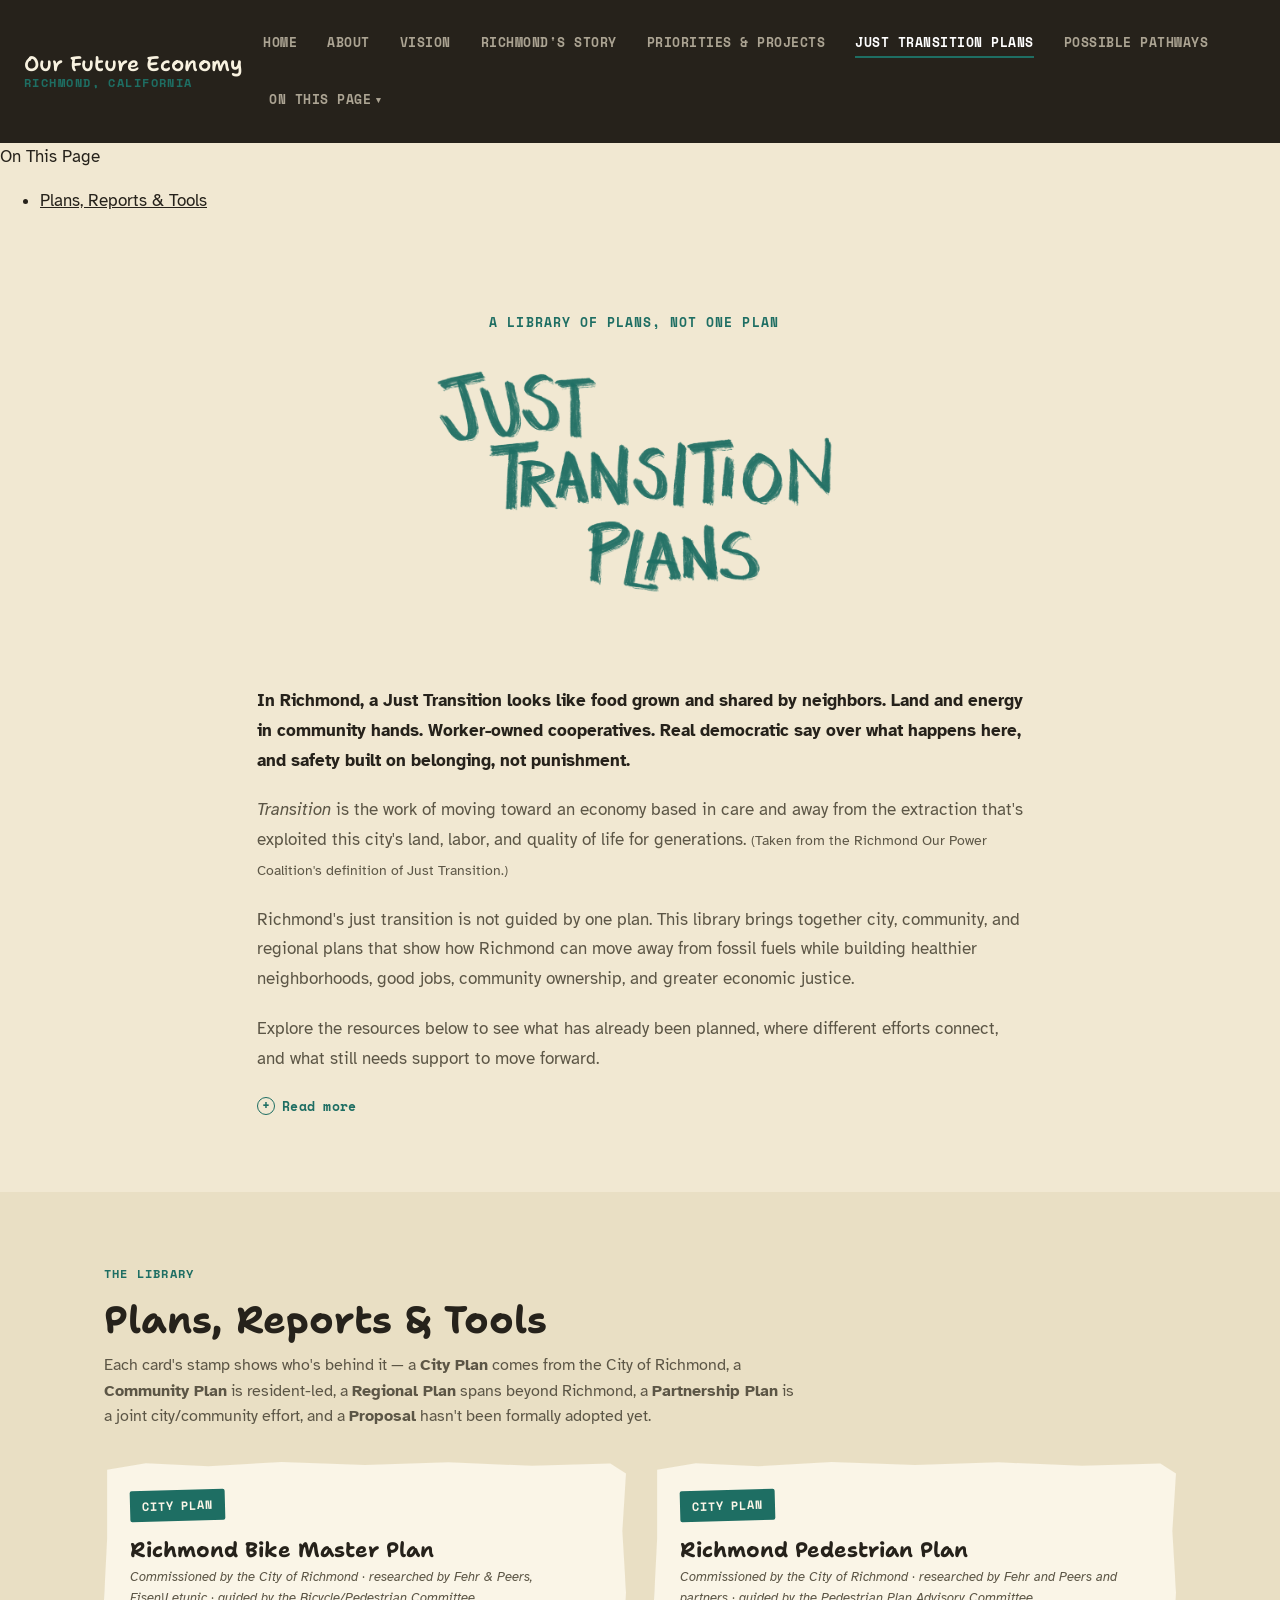
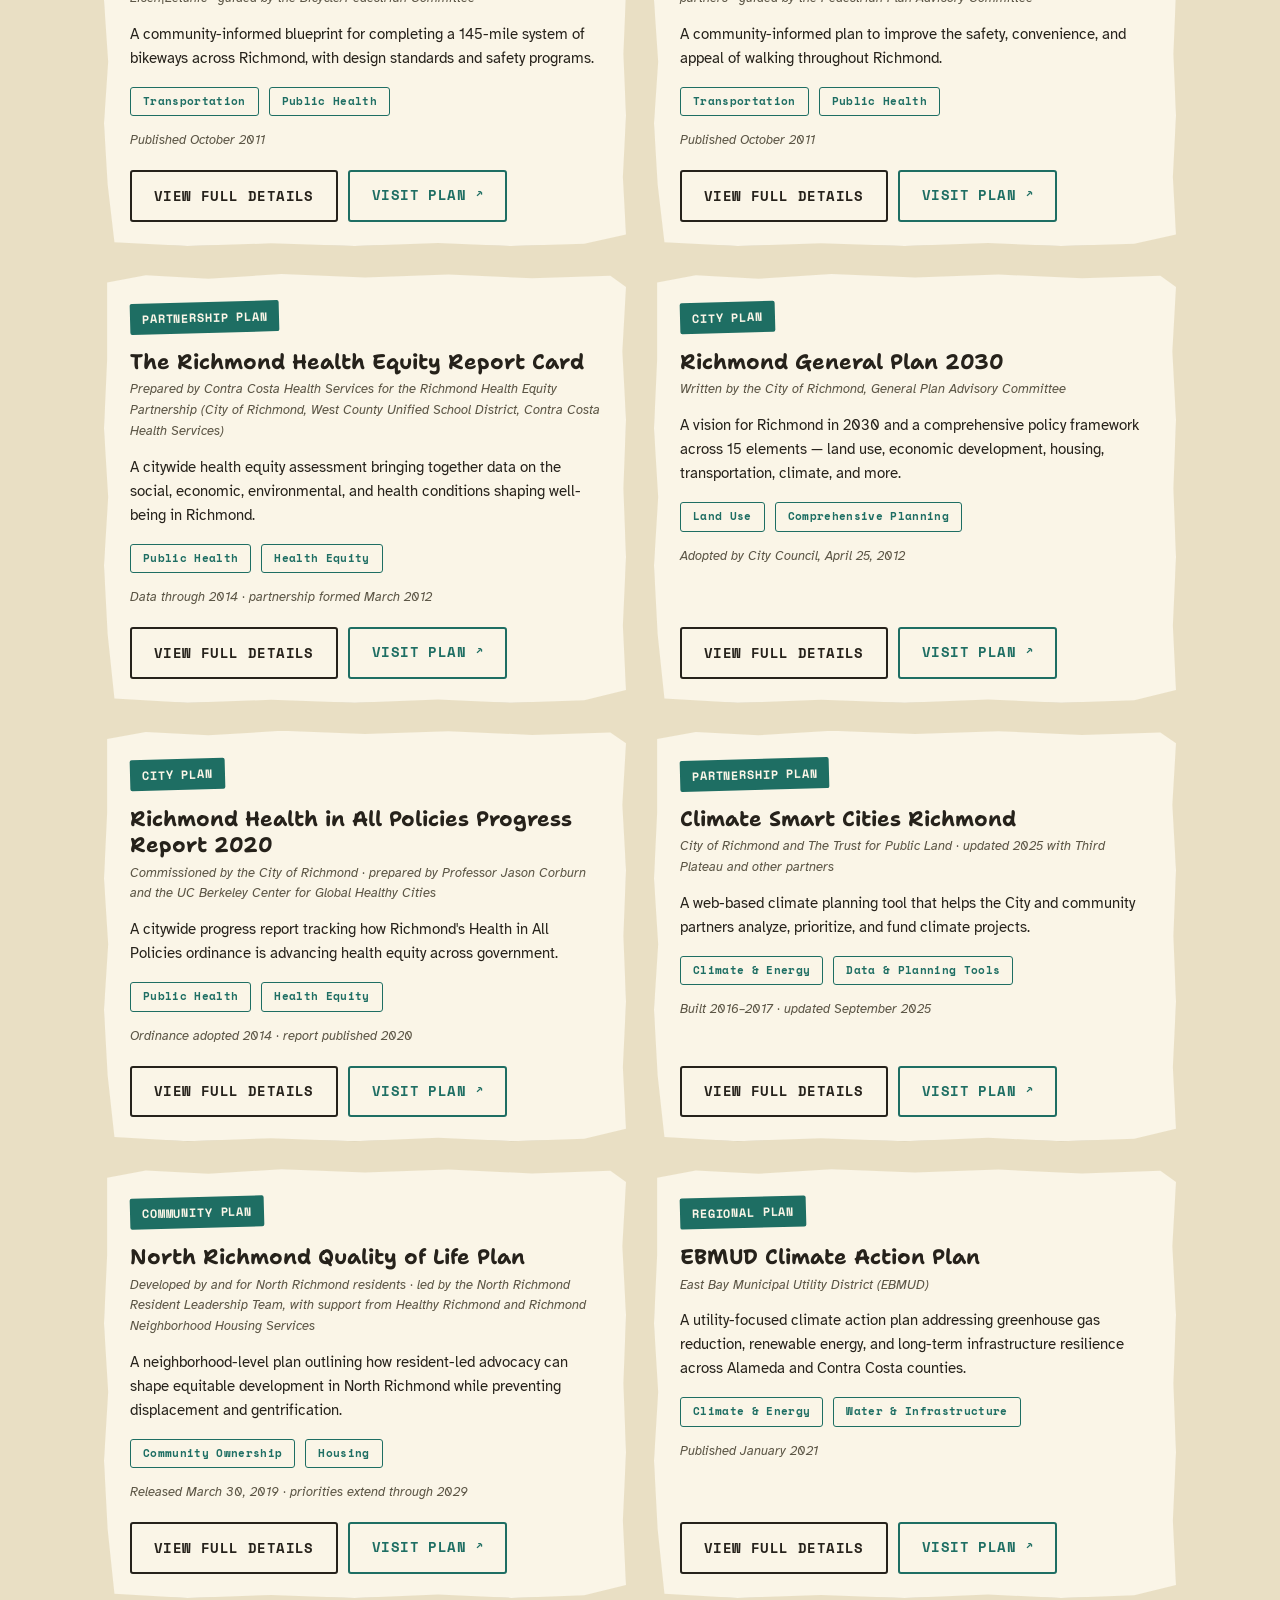
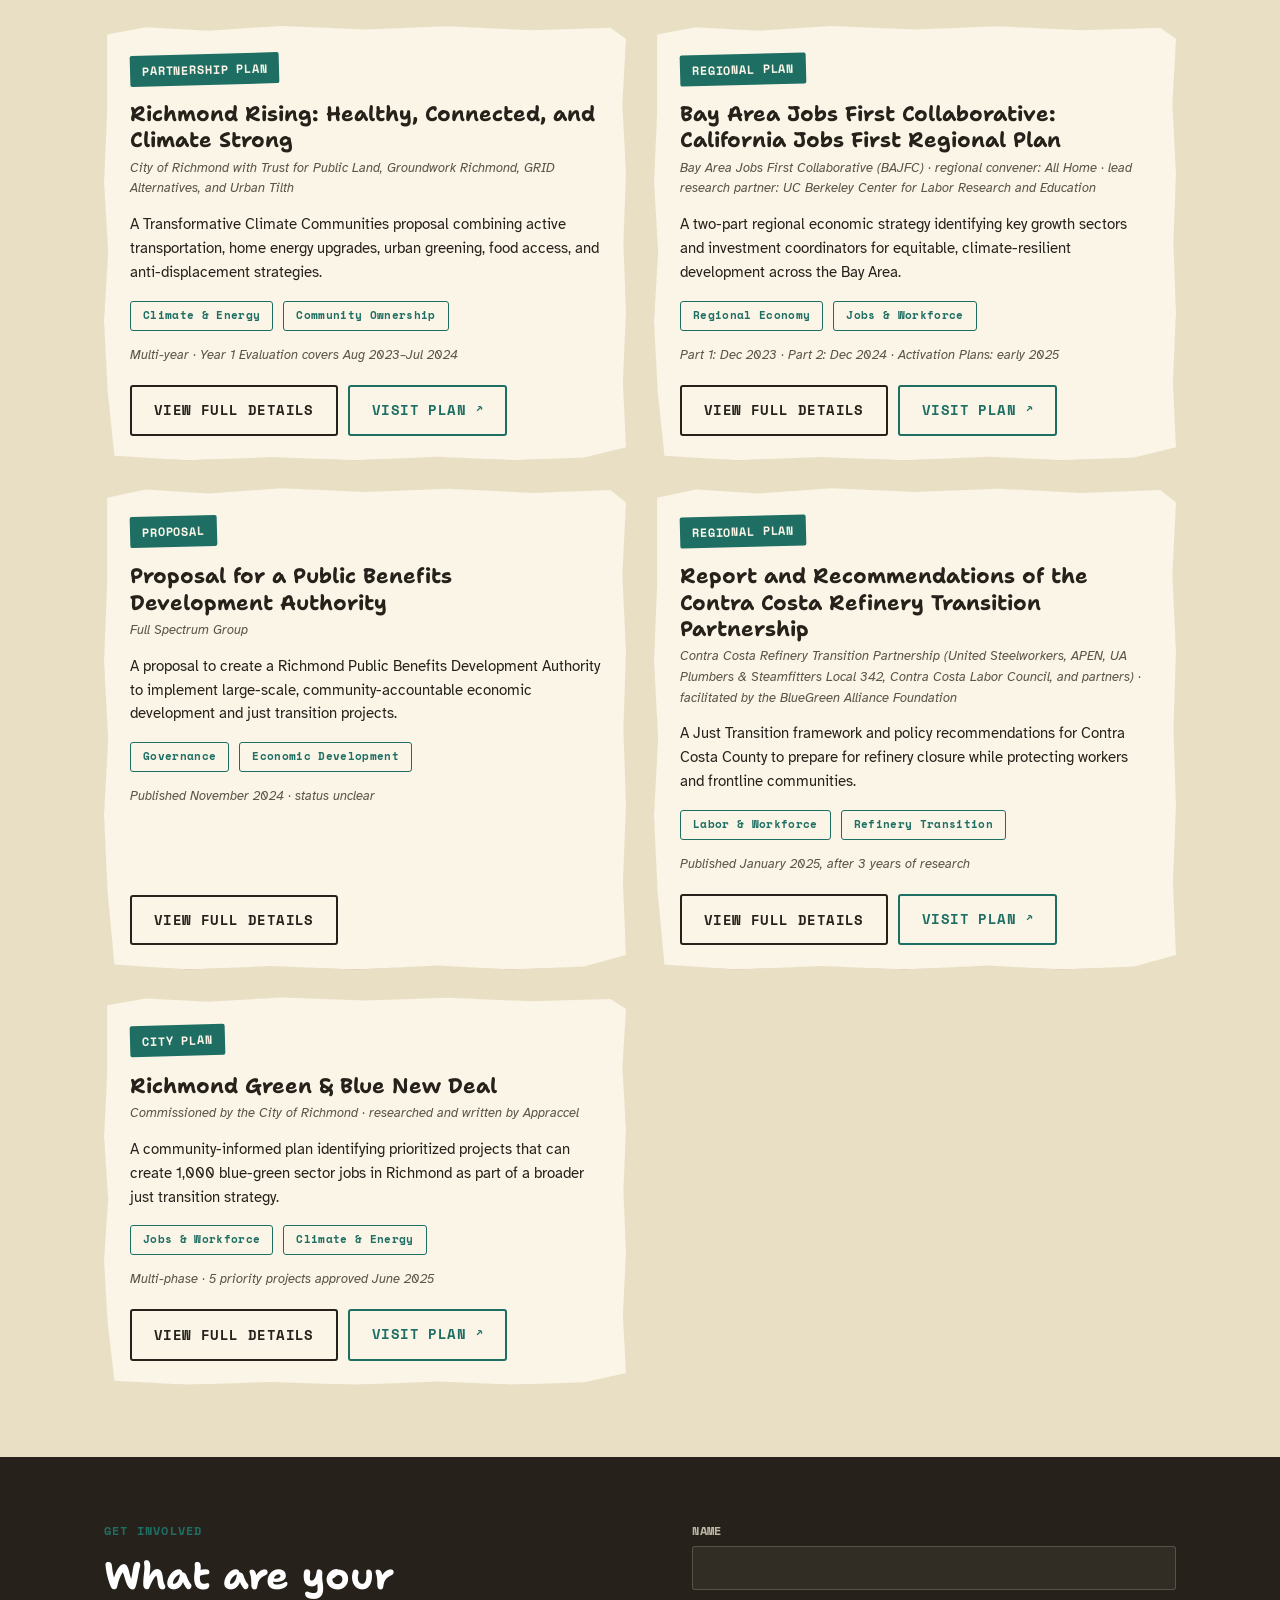
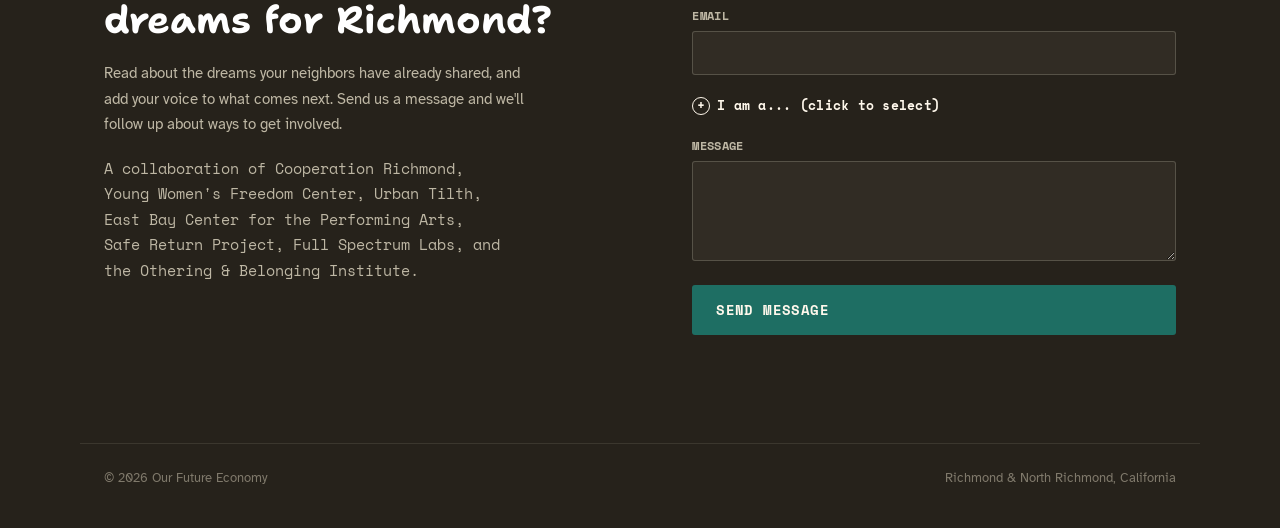
<file: just-transition-plans.html>
<!DOCTYPE html>
<html lang="en">
<head>
<meta charset="UTF-8">
<script>document.documentElement.classList.add('js');</script>
<meta name="viewport" content="width=device-width, initial-scale=1.0">
<title>Just Transition Plans — Our Future Economy</title>
<meta name="description" content="A library of city, community, and regional plans showing how Richmond can move away from fossil fuels while building healthier neighborhoods, good jobs, and community ownership.">

<link rel="preconnect" href="https://fonts.googleapis.com">
<link rel="preconnect" href="https://fonts.gstatic.com" crossorigin>
<link href="https://fonts.googleapis.com/css2?family=Shantell+Sans:wght@400;600;700&family=Space+Mono:wght@400;700&family=Atkinson+Hyperlegible:wght@400;700&display=swap" rel="stylesheet">
<link rel="stylesheet" href="css/style.css">
</head>
<body class="page-plans has-sidebar-toc">
<a class="skip-link" href="#main">Skip to main content</a>

<header class="site-nav">
  <div class="wrap">
    <a class="logo" href="index.html">Our Future Economy<span class="logo-sub">Richmond, California</span></a>
    <button class="nav-toggle" type="button" aria-expanded="false" aria-controls="primary-nav">Menu</button>
    <ul class="nav-links" id="primary-nav">
      <li><a href="index.html">Home</a></li>
      <li><a href="about.html">About</a></li>
      <li><a href="vision.html">Vision</a></li>
      <li><a href="richmonds-story.html">Richmond's Story</a></li>
      <li><a href="priorities-projects.html">Priorities &amp; Projects</a></li>
      <li><a href="just-transition-plans.html" aria-current="page">Just Transition Plans</a></li>
      <li><a href="possible-pathways.html">Possible Pathways</a></li>
      <li class="nav-dropdown">
        <button class="nav-dropdown-toggle" type="button" aria-expanded="false">On This Page</button>
        <ul class="nav-dropdown-menu">
          <li><a href="#plans-reports-tools">Plans, Reports &amp; Tools</a></li>
          <li><a href="#contact">Get Involved</a></li>
        </ul>
      </li>
    </ul>
  </div>
</header>

<main id="main">

  <nav class="page-toc-sidebar" aria-label="On this page">
    <!-- <div class="page-toc-sidebar-inner"> -->
      <div class="page-toc-sidebar-eyebrow">On This Page</div>
      <ul class="page-toc-sidebar-list">
        <li><a href="#plans-reports-tools">Plans, Reports &amp; Tools</a></li>
      </ul>
    <!-- </div> -->
  </nav>

  <section class="page-header">
    <div class="wrap">
      <div class="page-kicker">A Library of Plans, Not One Plan</div>
      <img class="title-card" src="assets/images/Just Transition Plans/Just_transition_plans_title-cropped.png" alt="Just Transition Plans">
    </div>
  </section>

  <section>
    <div class="section-narrow">
      <div class="lede-copy">
        <p class="emphasis">In Richmond, a Just Transition looks like food grown and shared by neighbors. Land and energy in community hands. Worker-owned cooperatives. Real democratic say over what happens here, and safety built on belonging, not punishment.</p>
        <p><em>Transition</em> is the work of moving toward an economy based in care and away from the extraction that's exploited this city's land, labor, and quality of life for generations. <span style="font-size:14px; color:var(--sub);">(Taken from the Richmond Our Power Coalition's definition of Just Transition.)</span></p>
        <p>Richmond's just transition is not guided by one plan. This library brings together city, community, and regional plans that show how Richmond can move away from fossil fuels while building healthier neighborhoods, good jobs, community ownership, and greater economic justice.</p>
        <p>Explore the resources below to see what has already been planned, where different efforts connect, and what still needs support to move forward.</p>
      </div>

      <details class="disclosure">
        <summary>Read more</summary>
        <div class="disclosure-body">
          <p>Richmond residents and environmental justice leaders have worked for decades to protect the community from industrial pollution and build a healthier local economy. Their organizing helped lead to solar job programs, local hiring rules, clean-energy investments, housing protections, reentry services, community-owned development, and stronger public health policies.</p>
          <p>Events such as the 2012 Chevron refinery fire and the severe wildfire smoke of 2020 made the need for change even more urgent. In response, residents, community organizations, labor partners, the City, and regional groups created new plans, studies, campaigns, and projects focused on Richmond's future.</p>
          <p>This library brings those efforts together. Some resources cover the whole city, while others focus on housing, transportation, health, climate, workforce development, community ownership, or refinery transition.</p>
          <p>Not every resource uses the words "just transition." Together, however, they identify many of the projects, policies, funding options, workforce strategies, and decision-making structures Richmond may need. They also name risks that must be avoided, including displacement, pollution, exclusion from decisions, and green development that repeats old inequalities.</p>
          <p>Our Future Economy uses these plans alongside community workshops and residents' ideas. This helps show which projects already have both community support and a foundation in public planning — and where more funding, coordination, and accountability are still needed.</p>
          <p><strong>How we chose these resources:</strong> we included plans, reports, and tools that do at least one of the following: advance environmental, health, worker, racial, or economic justice; identify projects and policies for Richmond's future economy; reflect community or labor participation; or provide research, funding ideas, governance models, and other tools that can help move projects forward.</p>
        </div>
      </details>
    </div>
  </section>

  <section id="plans-reports-tools" style="background:var(--paper-well);">
    <div class="wrap">
      <div class="eyebrow reveal">The Library</div>
      <h2 class="reveal">Plans, Reports &amp; Tools</h2>
      <p class="reveal" style="max-width:70ch; color:var(--sub); font-size:16px; margin:-8px 0 32px;">Each card's stamp shows who's behind it — a <strong>City Plan</strong> comes from the City of Richmond, a <strong>Community Plan</strong> is resident-led, a <strong>Regional Plan</strong> spans beyond Richmond, a <strong>Partnership Plan</strong> is a joint city/community effort, and a <strong>Proposal</strong> hasn't been formally adopted yet.</p>

      <div class="plan-grid">

        <!-- 1. Bike Master Plan (Oct 2011) -->
        <div class="catalog-card reveal reveal-stagger">
          <span class="catalog-stamp">City Plan</span>
          <h3>Richmond Bike Master Plan</h3>
          <p class="catalog-source">Commissioned by the City of Richmond &middot; researched by Fehr &amp; Peers, Eisen|Letunic &middot; guided by the Bicycle/Pedestrian Committee</p>
          <p class="desc">A community-informed blueprint for completing a 145-mile system of bikeways across Richmond, with design standards and safety programs.</p>
          <div class="catalog-tags"><span>Transportation</span><span>Public Health</span></div>
          <p class="catalog-cadence">Published October 2011</p>
          <div class="catalog-actions">
            <button class="btn btn-outline" type="button" data-open="modal-bike" aria-haspopup="dialog">View Full Details</button>
            <a class="btn btn-accent-outline" href="https://www.ci.richmond.ca.us/2739/Bicycle-Master-Plan" target="_blank" rel="noopener">Visit Plan</a>
          </div>
        </div>

        <!-- 2. Pedestrian Plan (Oct 2011) -->
        <div class="catalog-card reveal reveal-stagger">
          <span class="catalog-stamp">City Plan</span>
          <h3>Richmond Pedestrian Plan</h3>
          <p class="catalog-source">Commissioned by the City of Richmond &middot; researched by Fehr and Peers and partners &middot; guided by the Pedestrian Plan Advisory Committee</p>
          <p class="desc">A community-informed plan to improve the safety, convenience, and appeal of walking throughout Richmond.</p>
          <div class="catalog-tags"><span>Transportation</span><span>Public Health</span></div>
          <p class="catalog-cadence">Published October 2011</p>
          <div class="catalog-actions">
            <button class="btn btn-outline" type="button" data-open="modal-pedestrian" aria-haspopup="dialog">View Full Details</button>
            <a class="btn btn-accent-outline" href="https://www.ci.richmond.ca.us/2738/Pedestrian-Plan" target="_blank" rel="noopener">Visit Plan</a>
          </div>
        </div>

        <!-- 3. Richmond Health Equity Report Card (partnership formed March 2012) -->
        <div class="catalog-card reveal reveal-stagger">
          <span class="catalog-stamp">Partnership Plan</span>
          <h3>The Richmond Health Equity Report Card</h3>
          <p class="catalog-source">Prepared by Contra Costa Health Services for the Richmond Health Equity Partnership (City of Richmond, West County Unified School District, Contra Costa Health Services)</p>
          <p class="desc">A citywide health equity assessment bringing together data on the social, economic, environmental, and health conditions shaping well-being in Richmond.</p>
          <div class="catalog-tags"><span>Public Health</span><span>Health Equity</span></div>
          <p class="catalog-cadence">Data through 2014 &middot; partnership formed March 2012</p>
          <div class="catalog-actions">
            <button class="btn btn-outline" type="button" data-open="modal-rhep" aria-haspopup="dialog">View Full Details</button>
            <a class="btn btn-accent-outline" href="https://www.ci.richmond.ca.us/2574/Richmond-Health-Equity-Partnership-RHEP" target="_blank" rel="noopener">Visit Plan</a>
          </div>
        </div>

        <!-- 4. Richmond General Plan (adopted April 2012) -->
        <div class="catalog-card reveal reveal-stagger">
          <span class="catalog-stamp">City Plan</span>
          <h3>Richmond General Plan 2030</h3>
          <p class="catalog-source">Written by the City of Richmond, General Plan Advisory Committee</p>
          <p class="desc">A vision for Richmond in 2030 and a comprehensive policy framework across 15 elements — land use, economic development, housing, transportation, climate, and more.</p>
          <div class="catalog-tags"><span>Land Use</span><span>Comprehensive Planning</span></div>
          <p class="catalog-cadence">Adopted by City Council, April 25, 2012</p>
          <div class="catalog-actions">
            <button class="btn btn-outline" type="button" data-open="modal-genplan" aria-haspopup="dialog">View Full Details</button>
            <a class="btn btn-accent-outline" href="https://www.ci.richmond.ca.us/2608/General-Plan-2030" target="_blank" rel="noopener">Visit Plan</a>
          </div>
        </div>

        <!-- 5. Health in All Policies 2020 Progress Report (ordinance adopted 2014) -->
        <div class="catalog-card reveal reveal-stagger">
          <span class="catalog-stamp">City Plan</span>
          <h3>Richmond Health in All Policies Progress Report 2020</h3>
          <p class="catalog-source">Commissioned by the City of Richmond &middot; prepared by Professor Jason Corburn and the UC Berkeley Center for Global Healthy Cities</p>
          <p class="desc">A citywide progress report tracking how Richmond's Health in All Policies ordinance is advancing health equity across government.</p>
          <div class="catalog-tags"><span>Public Health</span><span>Health Equity</span></div>
          <p class="catalog-cadence">Ordinance adopted 2014 &middot; report published 2020</p>
          <div class="catalog-actions">
            <button class="btn btn-outline" type="button" data-open="modal-hiap" aria-haspopup="dialog">View Full Details</button>
            <a class="btn btn-accent-outline" href="https://www.transparentrichmond.org/stories/s/Health-in-All-Policies-HiAP-Landing-Page/sxfh-efgh" target="_blank" rel="noopener">Visit Plan</a>
          </div>
        </div>

        <!-- 6. Climate Smart Cities Richmond (built 2016-2017) -->
        <div class="catalog-card reveal reveal-stagger">
          <span class="catalog-stamp">Partnership Plan</span>
          <h3>Climate Smart Cities Richmond</h3>
          <p class="catalog-source">City of Richmond and The Trust for Public Land &middot; updated 2025 with Third Plateau and other partners</p>
          <p class="desc">A web-based climate planning tool that helps the City and community partners analyze, prioritize, and fund climate projects.</p>
          <div class="catalog-tags"><span>Climate &amp; Energy</span><span>Data &amp; Planning Tools</span></div>
          <p class="catalog-cadence">Built 2016&ndash;2017 &middot; updated September 2025</p>
          <div class="catalog-actions">
            <button class="btn btn-outline" type="button" data-open="modal-cscr" aria-haspopup="dialog">View Full Details</button>
            <a class="btn btn-accent-outline" href="https://web.tplgis.org/richmond_csc/" target="_blank" rel="noopener">Visit Plan</a>
          </div>
        </div>

        <!-- 7. North Richmond Quality of Life Plan (released March 2019) -->
        <div class="catalog-card reveal reveal-stagger">
          <span class="catalog-stamp">Community Plan</span>
          <h3>North Richmond Quality of Life Plan</h3>
          <p class="catalog-source">Developed by and for North Richmond residents &middot; led by the North Richmond Resident Leadership Team, with support from Healthy Richmond and Richmond Neighborhood Housing Services</p>
          <p class="desc">A neighborhood-level plan outlining how resident-led advocacy can shape equitable development in North Richmond while preventing displacement and gentrification.</p>
          <div class="catalog-tags"><span>Community Ownership</span><span>Housing</span></div>
          <p class="catalog-cadence">Released March 30, 2019 &middot; priorities extend through 2029</p>
          <div class="catalog-actions">
            <button class="btn btn-outline" type="button" data-open="modal-nrqol" aria-haspopup="dialog">View Full Details</button>
            <a class="btn btn-accent-outline" href="https://healthycontracosta.org/wp-content/uploads/2020/03/QoL-digital-english.pdf" target="_blank" rel="noopener">Visit Plan</a>
          </div>
        </div>

        <!-- 8. EBMUD Climate Action Plan (Jan 2021) -->
        <div class="catalog-card reveal reveal-stagger">
          <span class="catalog-stamp">Regional Plan</span>
          <h3>EBMUD Climate Action Plan</h3>
          <p class="catalog-source">East Bay Municipal Utility District (EBMUD)</p>
          <p class="desc">A utility-focused climate action plan addressing greenhouse gas reduction, renewable energy, and long-term infrastructure resilience across Alameda and Contra Costa counties.</p>
          <div class="catalog-tags"><span>Climate &amp; Energy</span><span>Water &amp; Infrastructure</span></div>
          <p class="catalog-cadence">Published January 2021</p>
          <div class="catalog-actions">
            <button class="btn btn-outline" type="button" data-open="modal-ebmud" aria-haspopup="dialog">View Full Details</button>
            <a class="btn btn-accent-outline" href="https://www.ebmud.com/application/files/6416/1178/0828/Climate-Action-Plan-2021-WEB.PDF" target="_blank" rel="noopener">Visit Plan</a>
          </div>
        </div>

        <!-- 9. Richmond Rising (Year 1 Evaluation begins Aug 2023) -->
        <div class="catalog-card reveal reveal-stagger">
          <span class="catalog-stamp">Partnership Plan</span>
          <h3>Richmond Rising: Healthy, Connected, and Climate Strong</h3>
          <p class="catalog-source">City of Richmond with Trust for Public Land, Groundwork Richmond, GRID Alternatives, and Urban Tilth</p>
          <p class="desc">A Transformative Climate Communities proposal combining active transportation, home energy upgrades, urban greening, food access, and anti-displacement strategies.</p>
          <div class="catalog-tags"><span>Climate &amp; Energy</span><span>Community Ownership</span></div>
          <p class="catalog-cadence">Multi-year &middot; Year 1 Evaluation covers Aug 2023–Jul 2024</p>
          <div class="catalog-actions">
            <button class="btn btn-outline" type="button" data-open="modal-rising" aria-haspopup="dialog">View Full Details</button>
            <a class="btn btn-accent-outline" href="https://richmondrisingca.org/wp-content/uploads/2024/05/CORI-05.6_Richmond-Rising-Pamphlet_English.pdf" target="_blank" rel="noopener">Visit Plan</a>
          </div>
        </div>

        <!-- 10. Bay Area Jobs First Collaborative (Part 1: Dec 2023) -->
        <div class="catalog-card reveal reveal-stagger">
          <span class="catalog-stamp">Regional Plan</span>
          <h3>Bay Area Jobs First Collaborative: California Jobs First Regional Plan</h3>
          <p class="catalog-source">Bay Area Jobs First Collaborative (BAJFC) &middot; regional convener: All Home &middot; lead research partner: UC Berkeley Center for Labor Research and Education</p>
          <p class="desc">A two-part regional economic strategy identifying key growth sectors and investment coordinators for equitable, climate-resilient development across the Bay Area.</p>
          <div class="catalog-tags"><span>Regional Economy</span><span>Jobs &amp; Workforce</span></div>
          <p class="catalog-cadence">Part 1: Dec 2023 &middot; Part 2: Dec 2024 &middot; Activation Plans: early 2025</p>
          <div class="catalog-actions">
            <button class="btn btn-outline" type="button" data-open="modal-bajfc" aria-haspopup="dialog">View Full Details</button>
            <a class="btn btn-accent-outline" href="https://www.allhomeca.org/bay-area-sector-investment/" target="_blank" rel="noopener">Visit Plan</a>
          </div>
        </div>

        <!-- 11. Public Benefits Development Authority (Nov 2024) -->
        <div class="catalog-card reveal reveal-stagger">
          <span class="catalog-stamp">Proposal</span>
          <h3>Proposal for a Public Benefits Development Authority</h3>
          <p class="catalog-source">Full Spectrum Group</p>
          <p class="desc">A proposal to create a Richmond Public Benefits Development Authority to implement large-scale, community-accountable economic development and just transition projects.</p>
          <div class="catalog-tags"><span>Governance</span><span>Economic Development</span></div>
          <p class="catalog-cadence">Published November 2024 &middot; status unclear</p>
          <div class="catalog-actions">
            <button class="btn btn-outline" type="button" data-open="modal-pbda" aria-haspopup="dialog">View Full Details</button>
          </div>
        </div>

        <!-- 12. Contra Costa Refinery Transition Partnership (Jan 2025) -->
        <div class="catalog-card reveal reveal-stagger">
          <span class="catalog-stamp">Regional Plan</span>
          <h3>Report and Recommendations of the Contra Costa Refinery Transition Partnership</h3>
          <p class="catalog-source">Contra Costa Refinery Transition Partnership (United Steelworkers, APEN, UA Plumbers &amp; Steamfitters Local 342, Contra Costa Labor Council, and partners) &middot; facilitated by the BlueGreen Alliance Foundation</p>
          <p class="desc">A Just Transition framework and policy recommendations for Contra Costa County to prepare for refinery closure while protecting workers and frontline communities.</p>
          <div class="catalog-tags"><span>Labor &amp; Workforce</span><span>Refinery Transition</span></div>
          <p class="catalog-cadence">Published January 2025, after 3 years of research</p>
          <div class="catalog-actions">
            <button class="btn btn-outline" type="button" data-open="modal-ccrtp" aria-haspopup="dialog">View Full Details</button>
            <a class="btn btn-accent-outline" href="https://www.bluegreenalliance.org/resources/report-and-recommendations-of-the-california-contra-costa-refinery-transition-partnership/" target="_blank" rel="noopener">Visit Plan</a>
          </div>
        </div>

        <!-- 13. Richmond Green & Blue New Deal (5 priority projects approved June 2025) -->
        <div class="catalog-card reveal reveal-stagger">
          <span class="catalog-stamp">City Plan</span>
          <h3>Richmond Green &amp; Blue New Deal</h3>
          <p class="catalog-source">Commissioned by the City of Richmond &middot; researched and written by Appraccel</p>
          <p class="desc">A community-informed plan identifying prioritized projects that can create 1,000 blue-green sector jobs in Richmond as part of a broader just transition strategy.</p>
          <div class="catalog-tags"><span>Jobs &amp; Workforce</span><span>Climate &amp; Energy</span></div>
          <p class="catalog-cadence">Multi-phase &middot; 5 priority projects approved June 2025</p>
          <div class="catalog-actions">
            <button class="btn btn-outline" type="button" data-open="modal-bgnd" aria-haspopup="dialog">View Full Details</button>
            <a class="btn btn-accent-outline" href="https://www.ci.richmond.ca.us/4138/Green-Blue-New-Deal" target="_blank" rel="noopener">Visit Plan</a>
          </div>
        </div>

      </div>
    </div>
  </section>

  <!-- ===================== MODALS ===================== -->

  <div class="modal-backdrop" id="modal-bgnd" role="dialog" aria-modal="true" aria-labelledby="modal-bgnd-title">
    <div class="catalog-modal">
      <button class="modal-close" type="button" data-close aria-label="Close">&times;</button>
      <span class="catalog-stamp">City Plan</span>
      <h2 id="modal-bgnd-title">Richmond Green &amp; Blue New Deal</h2>
      <p class="catalog-source">Commissioned by the City of Richmond &middot; researched and written by Appraccel</p>
      <div class="modal-section">
        <div class="modal-section-label">Focus</div>
        <p>A community-informed plan identifying prioritized projects that can create 1,000 blue-green sector jobs in Richmond as part of a broader just transition strategy. This work comes out of the 2021 Resolution 88-21 to create a Richmond Green-Blue New Deal.</p>
      </div>
      <div class="modal-section">
        <div class="modal-section-label">Planning Process</div>
        <p>The plan was developed in partnership between the city, outside consultants, and over 40 community partners. A nine-month community engagement process identified community priorities, barriers, and opportunities for Richmond's green-blue economy through surveys, interviews, stakeholder meetings, and workshops. Findings from this process informed the plan's recommendations and implementation materials.</p>
      </div>
      <div class="modal-section">
        <div class="modal-section-label">Plan Components</div>
        <div class="catalog-group">
          <div class="catalog-group-name">Additional Materials</div>
          <ul class="catalog-doclist">
            <li><div class="doc-title-row"><a href="https://www.ci.richmond.ca.us/4138/Green-Blue-New-Deal" target="_blank" rel="noopener">City Green Blue New Deal Project Statuses and Accomplishments</a></div></li>
          </ul>
        </div>
        <div class="catalog-group">
          <div class="catalog-group-name">Core Plan Components</div>
          <ul class="catalog-doclist">
            <li><div class="doc-title-row"><span class="doc-name">Updated Opportunities Report</span><span class="doc-date">Feb 2025</span></div></li>
            <li><div class="doc-title-row"><a href="https://www.ci.richmond.ca.us/DocumentCenter/View/71981/Green-Blue-New-Deal-Opportunities-Report-with-Appendices" target="_blank" rel="noopener">Opportunities Report</a><span class="doc-date">Jul 2024</span></div><span class="doc-desc">Synthesizes community findings and gap analysis, and outlines 24 project recommendations, a workforce program, and funding considerations.</span></li>
            <li><div class="doc-title-row"><a href="https://drive.google.com/drive/u/1/folders/1rkt0lebjrk9u5AmlmMs1OOQ1gLKJnnHV" target="_blank" rel="noopener">Implementation Plan</a><span class="doc-date">Jul 2024</span></div><span class="doc-desc">Outlines potential project champions, funding avenues, and first steps for each of the 24 projects.</span></li>
            <li><div class="doc-title-row"><span class="doc-name">Community Toolkit</span><span class="doc-date">Jul 2024</span></div><span class="doc-desc">An overview of the plan for community-based organizations, neighborhood groups, and residents.</span></li>
          </ul>
        </div>
        <div class="catalog-group">
          <div class="catalog-group-name">Foundational Reports</div>
          <ul class="catalog-doclist">
            <li><div class="doc-title-row"><a href="https://www.ci.richmond.ca.us/DocumentCenter/View/71977/Appendix-IV-Gap-Analysis-Environmental-Policy-Goals-and-Current-State" target="_blank" rel="noopener">Gap Analysis Report</a><span class="doc-date">May 2024</span></div></li>
            <li><div class="doc-title-row"><a href="https://www.ci.richmond.ca.us/DocumentCenter/View/71978/Appendix-V-Community-Outreach-and-Findings-Report" target="_blank" rel="noopener">Community Outreach and Findings Report</a><span class="doc-date">Jun 2023</span></div></li>
            <li><div class="doc-title-row"><a href="https://www.ci.richmond.ca.us/DocumentCenter/View/71979/Appendix-VI-Insights-About-the-Future-Green-Blue-Economy-from-Justice-Involved-Richmond-Residents" target="_blank" rel="noopener">Insights About the Future Green-Blue Economy from Justice-Involved Richmond Residents</a><span class="doc-date">May 2023</span></div></li>
          </ul>
        </div>
      </div>
      <div class="modal-section">
        <div class="modal-section-label">Timeline</div>
        <p>Nine-month engagement period; plan published between May 2023 and February 2025. First Opportunities Report: July 2024. Updated Opportunities Report: February 2025. Top 5 Priority Projects identified: June 2025.</p>
      </div>
      <div class="modal-section">
        <div class="modal-section-label">Current &amp; Upcoming</div>
        <p>As of June 2025, five priority projects have been identified through city staff surveys, with defined next steps to guide implementation over the next five years. These five projects have been approved by the City Council.</p>
      </div>
      <div class="modal-cta"><a class="btn btn-accent-outline" href="https://www.ci.richmond.ca.us/4138/Green-Blue-New-Deal" target="_blank" rel="noopener">Visit the Green Blue New Deal</a></div>
    </div>
  </div>

  <div class="modal-backdrop" id="modal-bike" role="dialog" aria-modal="true" aria-labelledby="modal-bike-title">
    <div class="catalog-modal">
      <button class="modal-close" type="button" data-close aria-label="Close">&times;</button>
      <span class="catalog-stamp">City Plan</span>
      <h2 id="modal-bike-title">Richmond Bike Master Plan</h2>
      <p class="catalog-source">Commissioned by the City of Richmond &middot; researched and written by Fehr &amp; Peers, Eisen|Letunic &middot; guided by the Richmond Bicycle/Pedestrian Committee</p>
      <div class="modal-section">
        <div class="modal-section-label">Focus</div>
        <p>A community-informed plan to set in motion policies and action items around biking from the General Plan, identifying prioritized projects, a blueprint for completing a 145-mile system of bikeways, design standards, and education and safety programs for the city of Richmond.</p>
      </div>
      <div class="modal-section">
        <div class="modal-section-label">Planning Process</div>
        <p>Regular meetings with Richmond Planning, Engineering, and Redevelopment staff, coordination with the Bicycle/Pedestrian Advisory Committee, a day-long public workshop, an interactive online community map, and coordination with Richmond Pedestrian Plan outreach efforts to engage the public.</p>
      </div>
      <div class="modal-section">
        <div class="modal-section-label">Plan Components</div>
        <div class="catalog-group">
          <div class="catalog-group-name">Plan Sections</div>
          <ul class="catalog-doclist">
            <li><div class="doc-title-row"><a href="https://www.ci.richmond.ca.us/2739/Bicycle-Master-Plan" target="_blank" rel="noopener">Summary</a></div></li>
            <li><div class="doc-title-row"><a href="https://www.ci.richmond.ca.us/2739/Bicycle-Master-Plan" target="_blank" rel="noopener">Introduction</a></div></li>
            <li><div class="doc-title-row"><a href="https://www.ci.richmond.ca.us/2739/Bicycle-Master-Plan" target="_blank" rel="noopener">Related Plans</a></div></li>
            <li><div class="doc-title-row"><a href="https://www.ci.richmond.ca.us/2739/Bicycle-Master-Plan" target="_blank" rel="noopener">Policy Framework</a></div></li>
            <li><div class="doc-title-row"><a href="https://www.ci.richmond.ca.us/2739/Bicycle-Master-Plan" target="_blank" rel="noopener">Background Information</a></div></li>
            <li><div class="doc-title-row"><a href="https://www.ci.richmond.ca.us/2739/Bicycle-Master-Plan" target="_blank" rel="noopener">Existing Bicycle Network Map</a></div></li>
            <li><div class="doc-title-row"><a href="https://www.ci.richmond.ca.us/2739/Bicycle-Master-Plan" target="_blank" rel="noopener">Proposed Bicycle Network Map</a></div></li>
            <li><div class="doc-title-row"><a href="https://www.ci.richmond.ca.us/2739/Bicycle-Master-Plan" target="_blank" rel="noopener">Bicycle Parking</a></div></li>
            <li><div class="doc-title-row"><a href="https://www.ci.richmond.ca.us/2739/Bicycle-Master-Plan" target="_blank" rel="noopener">Collisions</a></div></li>
            <li><div class="doc-title-row"><a href="https://www.ci.richmond.ca.us/2739/Bicycle-Master-Plan" target="_blank" rel="noopener">Support Programs</a></div></li>
            <li><div class="doc-title-row"><a href="https://www.ci.richmond.ca.us/2739/Bicycle-Master-Plan" target="_blank" rel="noopener">Funding and Implementation</a></div></li>
            <li><div class="doc-title-row"><a href="https://www.ci.richmond.ca.us/2739/Bicycle-Master-Plan" target="_blank" rel="noopener">Proposed Project Lists and Design Guidelines</a></div></li>
          </ul>
        </div>
      </div>
      <div class="modal-section">
        <div class="modal-section-label">Timeline</div>
        <p>Plan published October 2011.</p>
      </div>
      <div class="modal-section">
        <div class="modal-section-label">Current &amp; Upcoming</div>
        <p><em>Implementation status is currently unclear.</em></p>
      </div>
      <div class="modal-cta"><a class="btn btn-accent-outline" href="https://www.ci.richmond.ca.us/2739/Bicycle-Master-Plan" target="_blank" rel="noopener">Visit the Bike Master Plan</a></div>
    </div>
  </div>

  <div class="modal-backdrop" id="modal-ccrtp" role="dialog" aria-modal="true" aria-labelledby="modal-ccrtp-title">
    <div class="catalog-modal">
      <button class="modal-close" type="button" data-close aria-label="Close">&times;</button>
      <span class="catalog-stamp">Regional Plan</span>
      <h2 id="modal-ccrtp-title">Report and Recommendations of the Contra Costa Refinery Transition Partnership</h2>
      <p class="catalog-source">An initiative of the California Workforce Development Boards High Road Training Partnership Program &middot; lead author: Contra Costa Refinery Transition Partnership (United Steelworkers District 12, USW Local 5, APEN, UA Plumbers &amp; Steamfitters Local 342, Contra Costa Labor Council, with USW International, the California Federation of Labor Unions, UC Berkeley Labor Center, and BlueGreen Alliance Foundation) &middot; facilitated by the BlueGreen Alliance Foundation</p>
      <div class="modal-section">
        <div class="modal-section-label">Focus</div>
        <p>This report serves as a Just Transition framework for workers and policy recommendations for Contra Costa County, in order to prepare for refinery closure while protecting workers and frontline communities, and to guide equitable economic development, land reuse, and public investment.</p>
      </div>
      <div class="modal-section">
        <div class="modal-section-label">Planning Process</div>
        <p>Developed over three years in partnership between labor and environmental justice groups. Consisted of commissioned research, worker and community engagement, working groups, workshops, and stakeholder briefings. The planning and engagement process centered refinery workers, frontline communities, and local labor and community organizations in shaping the recommendations produced.</p>
      </div>
      <div class="modal-section">
        <div class="modal-section-label">Plan Components</div>
        <div class="catalog-group">
          <div class="catalog-group-name">Full Report</div>
          <ul class="catalog-doclist">
            <li><div class="doc-title-row"><a href="https://www.bluegreenalliance.org/wp-content/uploads/2025/01/Contra-Costa-Refinery-Tranistion-Report-and-Reconmendations-25.pdf" target="_blank" rel="noopener">Report and Recommendations (full PDF)</a></div></li>
          </ul>
        </div>
      </div>
      <div class="modal-section">
        <div class="modal-section-label">Timeline</div>
        <p>Research carried out over three years. Report published January 2025.</p>
      </div>
      <div class="modal-section">
        <div class="modal-section-label">Current &amp; Upcoming</div>
        <p>A <a href="https://senv.senate.ca.gov/system/files/2026-02/refinery-considerations-background.pdf" target="_blank" rel="noopener">California State Senate hearing on Environmental Impacts of and Considerations for Refinery Closures</a> has taken place. The California State Senate and Contra Costa County are advancing some of the policy recommendations through new legislation targeting facility closures, environmental cleanup, and worker safety.</p>
      </div>
      <div class="modal-cta"><a class="btn btn-accent-outline" href="https://www.bluegreenalliance.org/resources/report-and-recommendations-of-the-california-contra-costa-refinery-transition-partnership/" target="_blank" rel="noopener">Visit the Report</a></div>
    </div>
  </div>

  <div class="modal-backdrop" id="modal-pbda" role="dialog" aria-modal="true" aria-labelledby="modal-pbda-title">
    <div class="catalog-modal">
      <button class="modal-close" type="button" data-close aria-label="Close">&times;</button>
      <span class="catalog-stamp">Proposal</span>
      <h2 id="modal-pbda-title">Proposal for a Public Benefits Development Authority in Richmond, CA</h2>
      <p class="catalog-source">Full Spectrum Group</p>
      <div class="modal-section">
        <div class="modal-section-label">Focus</div>
        <p>A proposal to create a Richmond Public Benefits Development Authority (PBDA) to implement large-scale, community-accountable economic development and just transition projects, including Green-Blue New Deal implementation, port development, and other large-scale capital projects beyond current city capacity.</p>
      </div>
      <div class="modal-section">
        <div class="modal-section-label">Planning Process</div>
        <p>Presented as a proposal and discussion framework grounded in the Richmond just transition context — existing community/public plans, priorities, and increases in public funding from settlements. Outlines the problem, governance options, infrastructure models, a hypothetical prototype PBDA, legal and staffing requirements, and key next steps for city and community input.</p>
      </div>
      <div class="modal-section">
        <div class="modal-section-label">Plan Components</div>
        <div class="catalog-group">
          <div class="catalog-group-name">Proposal Sections</div>
          <ul class="catalog-doclist">
            <li><div class="doc-title-row"><span class="doc-name">Opportunity in Richmond</span></div></li>
            <li><div class="doc-title-row"><span class="doc-name">Grounding the Richmond Context</span></div></li>
            <li><div class="doc-title-row"><span class="doc-name">Problem</span></div></li>
            <li><div class="doc-title-row"><span class="doc-name">Introducing the Public Benefits Authority as a Solution</span></div></li>
            <li><div class="doc-title-row"><span class="doc-name">PBDA Pilot in Richmond</span></div></li>
            <li><div class="doc-title-row"><span class="doc-name">Discussion / Input</span></div></li>
          </ul>
        </div>
      </div>
      <div class="modal-section">
        <div class="modal-section-label">Timeline</div>
        <p>Plan published November 2024.</p>
      </div>
      <div class="modal-section">
        <div class="modal-section-label">Current &amp; Upcoming</div>
        <p>Unsure where this proposal has landed. Next steps identified in the proposal included developing legal language, mission, governance, staffing, and budget; securing input from the city manager and city attorney; advancing a council ordinance; appointing board members; and identifying initial funding sources.</p>
      </div>
    </div>
  </div>

  <div class="modal-backdrop" id="modal-ebmud" role="dialog" aria-modal="true" aria-labelledby="modal-ebmud-title">
    <div class="catalog-modal">
      <button class="modal-close" type="button" data-close aria-label="Close">&times;</button>
      <span class="catalog-stamp">Regional Plan</span>
      <h2 id="modal-ebmud-title">EBMUD Climate Action Plan</h2>
      <p class="catalog-source">East Bay Municipal Utility District (EBMUD)</p>
      <div class="modal-section">
        <div class="modal-section-label">Focus</div>
        <p>A utility-focused climate action plan that evaluates climate risks and identifies mitigation and adaptation strategies to ensure reliable, high-quality water and wastewater services across Alameda and Contra Costa counties. The plan addresses system-wide vulnerabilities, greenhouse gas reduction targets, renewable energy strategies, and long-term infrastructure resilience.</p>
      </div>
      <div class="modal-section">
        <div class="modal-section-label">Planning Process</div>
        <p>The plan builds on prior EBMUD policies and planning efforts, including the Climate Change Monitoring &amp; Response Plan (2014), Wastewater Climate Change Plan (2019), and Urban Water Management Plan. It incorporates climate projections, system vulnerability assessments, and operational analyses to identify mitigation and adaptation strategies across EBMUD services.</p>
      </div>
      <div class="modal-section">
        <div class="modal-section-label">Plan Components</div>
        <div class="catalog-group">
          <div class="catalog-group-name">Plan Sections</div>
          <ul class="catalog-doclist">
            <li><div class="doc-title-row"><span class="doc-name">Climate change projections and vulnerability assessment</span></div></li>
            <li><div class="doc-title-row"><span class="doc-name">Greenhouse gas emissions inventory and reduction targets</span></div></li>
            <li><div class="doc-title-row"><span class="doc-name">Mitigation strategies</span></div><span class="doc-desc">Renewable energy, resource recovery, transportation, water conservation.</span></li>
            <li><div class="doc-title-row"><span class="doc-name">Adaptation strategies</span></div><span class="doc-desc">Water supply, infrastructure, water quality, workforce resilience.</span></li>
            <li><div class="doc-title-row"><span class="doc-name">Long-term infrastructure and financial planning</span></div></li>
            <li><div class="doc-title-row"><span class="doc-name">Community services and regional collaboration</span></div></li>
            <li><div class="doc-title-row"><span class="doc-name">Implementation actions</span></div><span class="doc-desc">Completed and ongoing.</span></li>
          </ul>
        </div>
      </div>
      <div class="modal-section">
        <div class="modal-section-label">Timeline</div>
        <p>Plan published January 2021.</p>
      </div>
      <div class="modal-section">
        <div class="modal-section-label">Current &amp; Upcoming</div>
        <p>The plan outlines both completed actions and ongoing initiatives, including targets to eliminate greenhouse gas emissions in the water system by 2030 and reduce emissions in the wastewater system by 2040. Implementation is ongoing through infrastructure investments, renewable energy expansion, and regional partnerships.</p>
      </div>
      <div class="modal-cta"><a class="btn btn-accent-outline" href="https://www.ebmud.com/application/files/6416/1178/0828/Climate-Action-Plan-2021-WEB.PDF" target="_blank" rel="noopener">Visit the Climate Action Plan</a></div>
    </div>
  </div>

  <div class="modal-backdrop" id="modal-bajfc" role="dialog" aria-modal="true" aria-labelledby="modal-bajfc-title">
    <div class="catalog-modal">
      <button class="modal-close" type="button" data-close aria-label="Close">&times;</button>
      <span class="catalog-stamp">Regional Plan</span>
      <h2 id="modal-bajfc-title">Bay Area Jobs First Collaborative: California Jobs First Regional Plan</h2>
      <p class="catalog-source">Bay Area Jobs First Collaborative (BAJFC) &middot; regional convener: All Home &middot; lead research partner: UC Berkeley Center for Labor Research and Education</p>
      <div class="modal-section">
        <div class="modal-section-label">Focus</div>
        <p><strong>Plan Part 1</strong> — a regional baseline assessment of Bay Area economic, environmental, public health, labor market, and industry conditions to support an equitable, climate-resilient economic development strategy.</p>
        <p><strong>Plan Part 2</strong> — a Regional Economic Strategic Plan based on Part 1, identifying 5 key sectors with activation plans and Sector Investment Coordinators to lead implementation.</p>
      </div>
      <div class="modal-section">
        <div class="modal-section-label">Planning Process</div>
        <p>Developed through a regional collaborative of government, labor, community, business, education, philanthropy, and Indigenous partners. The process included a Steering Committee, subregional tables, research and engagement committees, and stakeholder input through meetings, interviews, webinars, and draft review.</p>
      </div>
      <div class="modal-section">
        <div class="modal-section-label">Plan Components</div>
        <div class="catalog-group">
          <div class="catalog-group-name">Part 1 — Regional Baseline Assessment</div>
          <ul class="catalog-doclist">
            <li><div class="doc-title-row"><span class="doc-name">Stakeholder analysis</span></div></li>
            <li><div class="doc-title-row"><span class="doc-name">Regional summary</span></div></li>
            <li><div class="doc-title-row"><span class="doc-name">Economy and economic development</span></div></li>
            <li><div class="doc-title-row"><span class="doc-name">Public health</span></div></li>
            <li><div class="doc-title-row"><span class="doc-name">Climate and environmental impacts</span></div></li>
            <li><div class="doc-title-row"><span class="doc-name">Labor market analysis</span></div></li>
            <li><div class="doc-title-row"><span class="doc-name">Industry cluster analysis</span></div></li>
            <li><div class="doc-title-row"><span class="doc-name">Strengths, Weaknesses, Opportunities, Threats analysis</span></div></li>
            <li><div class="doc-title-row"><span class="doc-name">Appendices</span></div><span class="doc-desc">Methodology, stakeholder organizations, priority ZIP codes, stratified data tables, and data dictionary.</span></li>
          </ul>
        </div>
        <div class="catalog-group">
          <div class="catalog-group-name">Part 2 — Regional Economic Strategic Plan</div>
          <ul class="catalog-doclist">
            <li><div class="doc-title-row"><a href="https://www.allhomeca.org/wp-content/uploads/2025/01/RP2_Bay-Area_Final.pdf" target="_blank" rel="noopener">Full Regional Plan Part 2 (PDF)</a></div></li>
            <li><div class="doc-title-row"><span class="doc-name">Bay Area Jobs First Policy Framework</span></div></li>
            <li><div class="doc-title-row"><span class="doc-name">Process for Identifying and Prioritizing Target Sectors</span></div></li>
            <li><div class="doc-title-row"><span class="doc-name">Target Sectors and Strategies</span></div></li>
            <li><div class="doc-title-row"><span class="doc-name">Foundational Economic Strategies</span></div></li>
            <li><div class="doc-title-row"><span class="doc-name">Alignment with State Policies and Priorities</span></div></li>
          </ul>
        </div>
        <div class="catalog-group">
          <div class="catalog-group-name">5 Key Sector Activation Plans</div>
          <ul class="catalog-doclist">
            <li><div class="doc-title-row"><a href="https://www.allhomeca.org/bay-area-sector-investment/" target="_blank" rel="noopener">Activation Plans</a></div><span class="doc-desc">Advanced Manufacturing, Battery Manufacturing, Early Care and Education, Healthcare, and Transportation Electrification.</span></li>
          </ul>
        </div>
      </div>
      <div class="modal-section">
        <div class="modal-section-label">Timeline</div>
        <p>Planning phase 2023. Plan 1 published December 2023. Plan 2 published December 2024. Activation Plans published early 2025. Sector Investment Coordinators appointed early 2025.</p>
      </div>
      <div class="modal-section">
        <div class="modal-section-label">Current &amp; Upcoming</div>
        <p>In early 2025, the Bay Area Jobs First Collaborative appointed Sector Investment Coordinators to lead Activation Plans for five of the region's key sectors. These Activation Plans serve as roadmaps for investment and growth in the Bay Area, focused on increasing high-road job opportunities for disinvested communities, ensuring climate resilience, and realizing sustainable economic strategies.</p>
      </div>
      <div class="modal-cta"><a class="btn btn-accent-outline" href="https://www.allhomeca.org/bay-area-sector-investment/" target="_blank" rel="noopener">Visit the Activation Plans</a></div>
    </div>
  </div>

  <div class="modal-backdrop" id="modal-pedestrian" role="dialog" aria-modal="true" aria-labelledby="modal-pedestrian-title">
    <div class="catalog-modal">
      <button class="modal-close" type="button" data-close aria-label="Close">&times;</button>
      <span class="catalog-stamp">City Plan</span>
      <h2 id="modal-pedestrian-title">Richmond Pedestrian Plan</h2>
      <p class="catalog-source">Commissioned by the City of Richmond &middot; researched and written by Fehr and Peers, Moore Iacofano Goltsman, Walkable and Livable Communities Institute, and Contra Costa County Health Services &middot; guided by the Pedestrian Plan Advisory Committee</p>
      <div class="modal-section">
        <div class="modal-section-label">Focus</div>
        <p>A community-informed plan aiming to improve the safety, convenience, and appeal of walking throughout the city of Richmond. This plan identifies overall recommendations and design principles, specific site and project prioritization, crosswalk policy, and action steps.</p>
      </div>
      <div class="modal-section">
        <div class="modal-section-label">Planning Process</div>
        <p>The plan was developed in partnership between the city, consultants, and the Pedestrian Plan Advisory Committee. It is the result of a multi-month planning effort, including a series of Central Richmond–based meetings and neighborhood workshops.</p>
      </div>
      <div class="modal-section">
        <div class="modal-section-label">Plan Components</div>
        <div class="catalog-group">
          <div class="catalog-group-name">Chapter 1: Introduction</div>
          <ul class="catalog-doclist">
            <li><div class="doc-title-row"><span class="doc-name">Overview, Background and Existing Conditions, Study Process</span></div></li>
          </ul>
        </div>
        <div class="catalog-group">
          <div class="catalog-group-name">Chapter 2: Overall Recommendations</div>
          <ul class="catalog-doclist">
            <li><div class="doc-title-row"><span class="doc-name">Plan Goals</span></div></li>
            <li><div class="doc-title-row"><span class="doc-name">Design Principles</span></div></li>
          </ul>
        </div>
        <div class="catalog-group">
          <div class="catalog-group-name">Chapter 3: Site Applications</div>
          <ul class="catalog-doclist">
            <li><div class="doc-title-row"><span class="doc-name">Walking and Biking in Richmond</span></div></li>
            <li><div class="doc-title-row"><span class="doc-name">Key Corridors</span></div></li>
            <li><div class="doc-title-row"><span class="doc-name">Local Streets</span></div></li>
            <li><div class="doc-title-row"><span class="doc-name">Trail Connectivity</span></div></li>
            <li><div class="doc-title-row"><span class="doc-name">Freeway and Interchange Safety and Connectivity</span></div></li>
          </ul>
        </div>
        <div class="catalog-group">
          <div class="catalog-group-name">Appendix</div>
          <ul class="catalog-doclist">
            <li><div class="doc-title-row"><span class="doc-name">Project Prioritization</span></div></li>
            <li><div class="doc-title-row"><span class="doc-name">Proposed Crosswalk Policy</span></div></li>
          </ul>
        </div>
      </div>
      <div class="modal-section">
        <div class="modal-section-label">Timeline</div>
        <p>Planning process ran over 2010 and the beginning of 2011, with a series of Central Richmond meetings and workshops. Plan published October 2011.</p>
      </div>
      <div class="modal-section">
        <div class="modal-section-label">Current &amp; Upcoming</div>
        <p><em>Implementation status is currently unclear.</em></p>
      </div>
      <div class="modal-cta"><a class="btn btn-accent-outline" href="https://www.ci.richmond.ca.us/2738/Pedestrian-Plan" target="_blank" rel="noopener">Visit the Pedestrian Plan</a></div>
    </div>
  </div>

  <div class="modal-backdrop" id="modal-rising" role="dialog" aria-modal="true" aria-labelledby="modal-rising-title">
    <div class="catalog-modal">
      <button class="modal-close" type="button" data-close aria-label="Close">&times;</button>
      <span class="catalog-stamp">Partnership Plan</span>
      <h2 id="modal-rising-title">Richmond Rising: Healthy, Connected, and Climate Strong</h2>
      <p class="catalog-source">Co-applicants and collaborative structure: the City of Richmond with Trust for Public Land, Groundwork Richmond, GRID Alternatives, and Urban Tilth</p>
      <div class="modal-section">
        <div class="modal-section-label">Focus</div>
        <p>A Transformative Climate Communities proposal for Richmond's project area that combines active transportation, home energy upgrades, water conservation, urban greening, food access, workforce development, and anti-displacement strategies. The proposal is framed around making Richmond "healthy, connected, and climate strong" while reducing greenhouse gas emissions and building community resilience.</p>
      </div>
      <div class="modal-section">
        <div class="modal-section-label">Planning Process</div>
        <p>A years-long collaborative effort to empower Richmond's most impacted communities as they face climate change — connecting residents and strengthening community while generating renewable energy and providing affordable, active transportation options. The project includes youth leadership and community design input.</p>
      </div>
      <div class="modal-section">
        <div class="modal-section-label">Plan Components</div>
        <div class="catalog-group">
          <div class="catalog-group-name">Plans</div>
          <ul class="catalog-doclist">
            <li><div class="doc-title-row"><span class="doc-name">Community Engagement Plan</span></div></li>
            <li><div class="doc-title-row"><span class="doc-name">Workforce Development and Economic Opportunity Plan</span></div></li>
            <li><div class="doc-title-row"><span class="doc-name">Displacement Avoidance Plan</span></div></li>
            <li><div class="doc-title-row"><span class="doc-name">Climate Adaptation and Resilience Plan</span></div></li>
          </ul>
        </div>
        <div class="catalog-group">
          <div class="catalog-group-name">Projects</div>
          <ul class="catalog-doclist">
            <li><div class="doc-title-row"><span class="doc-name">Neighborhood Complete Streets</span></div></li>
            <li><div class="doc-title-row"><span class="doc-name">Richmond Wellness Trail Phase 2</span></div></li>
            <li><div class="doc-title-row"><span class="doc-name">E-Bike Lending Library</span></div></li>
            <li><div class="doc-title-row"><span class="doc-name">Resilient Homes</span></div></li>
            <li><div class="doc-title-row"><span class="doc-name">Basins of Relations</span></div></li>
            <li><div class="doc-title-row"><span class="doc-name">Bosque del Barrio</span></div></li>
            <li><div class="doc-title-row"><span class="doc-name">ADA Accessible Garden</span></div></li>
            <li><div class="doc-title-row"><span class="doc-name">Orchard for ALL</span></div></li>
            <li><div class="doc-title-row"><span class="doc-name">Veggie RX</span></div></li>
            <li><div class="doc-title-row"><span class="doc-name">Budget and Leverage</span></div></li>
          </ul>
        </div>
      </div>
      <div class="modal-section">
        <div class="modal-section-label">Current &amp; Upcoming</div>
        <p>The UC Berkeley Center for Global Healthy Cities team has published its <a href="https://richmondrisingca.org/wp-content/uploads/2025/06/UCB_ITP_Year-1-Report_Final.pdf" target="_blank" rel="noopener">Year 1 Evaluation Report</a>, documenting progress from August 2023 to July 2024 across transformative climate and community resilience projects in Richmond's Iron Triangle, Santa Fe, and Coronado neighborhoods, tracking the first year of implementation across 10 integrated projects.</p>
        <p>See also the <a href="https://richmondrisingca.org/wp-content/uploads/2025/01/FINAL-CoR-Findings-Report.pdf" target="_blank" rel="noopener">Richmond Rising Place-Based Workforce Development Findings Report</a> (Dec 2024), the <a href="https://www.ci.richmond.ca.us/3907/Richmond-Resilience-Roadmap" target="_blank" rel="noopener">Richmond Rising Resilience Roadmap</a> (2019), and <a href="https://richmondrisingca.org/?post_type=post" target="_blank" rel="noopener">further updates from the Richmond Rising website</a>.</p>
      </div>
      <div class="modal-cta"><a class="btn btn-accent-outline" href="https://richmondrisingca.org/wp-content/uploads/2024/05/CORI-05.6_Richmond-Rising-Pamphlet_English.pdf" target="_blank" rel="noopener">Visit Richmond Rising</a></div>
    </div>
  </div>

  <div class="modal-backdrop" id="modal-genplan" role="dialog" aria-modal="true" aria-labelledby="modal-genplan-title">
    <div class="catalog-modal">
      <button class="modal-close" type="button" data-close aria-label="Close">&times;</button>
      <span class="catalog-stamp">City Plan</span>
      <h2 id="modal-genplan-title">Richmond General Plan 2030</h2>
      <p class="catalog-source">Written by the City of Richmond, General Plan Advisory Committee</p>
      <div class="modal-section">
        <div class="modal-section-label">Focus</div>
        <p>A vision for the city of Richmond in 2030, and a comprehensive policy framework and goals that move the city closer to that vision. This plan is divided into 15 "elements" that address land use, economic development, housing, transportation, climate change, public safety, arts and culture, and open space conservation strategies.</p>
      </div>
      <div class="modal-section">
        <div class="modal-section-label">Planning Process</div>
        <p>The plan was developed through the culmination of an extensive five-year community visioning and planning process that involved the participation of over 2,000 community members and representatives from local non-profit organizations, advocacy groups, public agencies, industry and business representatives, educational institutions, and nearby local governments.</p>
      </div>
      <div class="modal-section">
        <div class="modal-section-label">Plan Components</div>
        <div class="catalog-group">
          <div class="catalog-group-name">15 Elements</div>
          <ul class="catalog-doclist">
            <li><div class="doc-title-row"><a href="https://www.ci.richmond.ca.us/DocumentView.aspx?DID=8805" target="_blank" rel="noopener">Table of Contents</a></div></li>
            <li><div class="doc-title-row"><a href="https://www.ci.richmond.ca.us/DocumentView.aspx?DID=8806" target="_blank" rel="noopener">Introduction</a></div></li>
            <li><div class="doc-title-row"><a href="http://www.ci.richmond.ca.us/DocumentView.aspx?DID=8807" target="_blank" rel="noopener">Element 1 — Economic Development</a></div></li>
            <li><div class="doc-title-row"><a href="http://www.ci.richmond.ca.us/DocumentView.aspx?DID=8808" target="_blank" rel="noopener">Element 2 — Education and Human Services</a></div></li>
            <li><div class="doc-title-row"><a href="http://www.ci.richmond.ca.us/DocumentView.aspx?DID=8809" target="_blank" rel="noopener">Element 3 — Land Use and Urban Design</a></div></li>
            <li><div class="doc-title-row"><a href="http://www.ci.richmond.ca.us/DocumentView.aspx?DID=8810" target="_blank" rel="noopener">Element 4 — Circulation</a></div></li>
            <li><div class="doc-title-row"><a href="https://www.ci.richmond.ca.us/DocumentCenter/View/66913" target="_blank" rel="noopener">Element 5 — Housing</a></div></li>
            <li><div class="doc-title-row"><a href="http://www.ci.richmond.ca.us/DocumentView.aspx?DID=8811" target="_blank" rel="noopener">Element 6 — Community Facilities and Infrastructure</a></div></li>
            <li><div class="doc-title-row"><a href="http://www.ci.richmond.ca.us/DocumentView.aspx?DID=8812" target="_blank" rel="noopener">Element 7 — Conservation, Natural Resources and Open Space</a></div></li>
            <li><div class="doc-title-row"><a href="http://www.ci.richmond.ca.us/DocumentView.aspx?DID=8813" target="_blank" rel="noopener">Element 8 — Energy and Climate Change</a></div></li>
            <li><div class="doc-title-row"><a href="http://www.ci.richmond.ca.us/DocumentView.aspx?DID=8814" target="_blank" rel="noopener">Element 9 — Growth Management</a></div></li>
            <li><div class="doc-title-row"><a href="http://www.ci.richmond.ca.us/DocumentView.aspx?DID=8815" target="_blank" rel="noopener">Element 10 — Parks and Recreation</a></div></li>
            <li><div class="doc-title-row"><a href="http://www.ci.richmond.ca.us/DocumentView.aspx?DID=8816" target="_blank" rel="noopener">Element 11 — Health and Wellness</a></div></li>
            <li><div class="doc-title-row"><a href="http://www.ci.richmond.ca.us/DocumentView.aspx?DID=8817" target="_blank" rel="noopener">Element 12 — Public Safety and Noise</a></div></li>
            <li><div class="doc-title-row"><a href="http://www.ci.richmond.ca.us/DocumentView.aspx?DID=8818" target="_blank" rel="noopener">Element 13 — Arts and Culture</a></div></li>
            <li><div class="doc-title-row"><a href="http://www.ci.richmond.ca.us/DocumentView.aspx?DID=8819" target="_blank" rel="noopener">Element 14 — Historic Resources</a></div></li>
            <li><div class="doc-title-row"><a href="http://www.ci.richmond.ca.us/DocumentView.aspx?DID=8820" target="_blank" rel="noopener">Element 15 — National Historical Park</a></div></li>
            <li><div class="doc-title-row"><a href="http://www.ci.richmond.ca.us/DocumentView.aspx?DID=8821" target="_blank" rel="noopener">Glossary</a></div></li>
          </ul>
        </div>
      </div>
      <div class="modal-section">
        <div class="modal-section-label">Timeline</div>
        <p>Five-year community visioning and planning process. Plan adopted by the City Council on April 25, 2012.</p>
      </div>
      <div class="modal-section">
        <div class="modal-section-label">Current &amp; Upcoming</div>
        <p>All development projects approved in the City must be consistent with the goals and policies of the General Plan.</p>
      </div>
      <div class="modal-cta"><a class="btn btn-accent-outline" href="https://www.ci.richmond.ca.us/2608/General-Plan-2030" target="_blank" rel="noopener">Visit the General Plan</a></div>
    </div>
  </div>

  <div class="modal-backdrop" id="modal-cscr" role="dialog" aria-modal="true" aria-labelledby="modal-cscr-title">
    <div class="catalog-modal">
      <button class="modal-close" type="button" data-close aria-label="Close">&times;</button>
      <span class="catalog-stamp">Partnership Plan</span>
      <h2 id="modal-cscr-title">Climate Smart Cities Richmond</h2>
      <p class="catalog-source">City of Richmond and The Trust for Public Land &middot; input from a technical advisory team of agencies, city staff, and community organizations &middot; updated in 2025 with Third Plateau and other partners</p>
      <div class="modal-section">
        <div class="modal-section-label">Focus</div>
        <p>A web-based climate planning and implementation tool that helps the City and community partners analyze and prioritize climate projects, drive local investments, and pursue climate funding. The tool combines technical data and community-informed criteria to identify areas most vulnerable to climate impacts and support multi-benefit projects.</p>
      </div>
      <div class="modal-section">
        <div class="modal-section-label">Planning Process</div>
        <p>Building on the City's policy and program alignment work focused on health and racial equity, from 2016 to 2017 the City of Richmond, Trust for Public Land, and an advisory group built this tool, incorporating local factors like unemployment, vehicle ownership, and public health indicators alongside environmental justice data to understand which communities may be most affected by flooding, sea level rise, and poor air quality.</p>
        <p>The planning process also looked at which places are most important to protect during emergencies — hospitals, fire and police services, utilities, schools, recreation centers, and other community facilities — helping shape the tool to guide future climate investments where they're needed most.</p>
      </div>
      <div class="modal-section">
        <div class="modal-section-label">Plan Components</div>
        <div class="catalog-group">
          <div class="catalog-group-name">Tool</div>
          <ul class="catalog-doclist">
            <li><div class="doc-title-row"><a href="https://gis.tplgis.org/portal/apps/experiencebuilder/experience/?id=4b21b4f46e43481a9dc0f3bd689c1420" target="_blank" rel="noopener">Interactive Decision-Support Map / Mapping Portal</a></div></li>
            <li><div class="doc-title-row"><a href="https://site.tplgis.org/downloads/Richmond%20Climate%20Smart%20Cities%20DST%20Data%20Description%20Table.xlsx" target="_blank" rel="noopener">Data Description / Source Documentation</a></div></li>
          </ul>
        </div>
      </div>
      <div class="modal-section">
        <div class="modal-section-label">Timeline</div>
        <p>A year-long advisory and tool-development process from 2016 to 2017. The tool was updated in September 2025.</p>
      </div>
      <div class="modal-section">
        <div class="modal-section-label">Current &amp; Upcoming</div>
        <p>As of September 2025, the tool has been updated in collaboration with the City of Richmond, Third Plateau, and other partners.</p>
      </div>
      <div class="modal-cta"><a class="btn btn-accent-outline" href="https://web.tplgis.org/richmond_csc/" target="_blank" rel="noopener">Visit Climate Smart Cities Richmond</a></div>
    </div>
  </div>

  <div class="modal-backdrop" id="modal-rhep" role="dialog" aria-modal="true" aria-labelledby="modal-rhep-title">
    <div class="catalog-modal">
      <button class="modal-close" type="button" data-close aria-label="Close">&times;</button>
      <span class="catalog-stamp">Partnership Plan</span>
      <h2 id="modal-rhep-title">The Richmond Health Equity Report Card</h2>
      <p class="catalog-source">Prepared by Contra Costa Health Services for the Richmond Health Equity Partnership (City of Richmond, West County Unified School District, Contra Costa Health Services), formed March 2012 &middot; supported by the California Endowment</p>
      <div class="modal-section">
        <div class="modal-section-label">Focus</div>
        <p>This is a citywide health equity assessment that brings together data on the social, economic, environmental, and health conditions shaping well-being in Richmond. The report presents relevant health indicators and outcomes to inform local programs and policies aimed at improving health outcomes and advancing equity, examining income, education, housing, neighborhood safety, environmental burdens, and access to services.</p>
      </div>
      <div class="modal-section">
        <div class="modal-section-label">Planning Process</div>
        <p>The report was developed in collaboration through the Richmond Health Equity Partnership, which formed in March 2012 to implement the Community Health and Wellness Element of the Richmond General Plan 2030.</p>
      </div>
      <div class="modal-section">
        <div class="modal-section-label">Plan Components</div>
        <div class="catalog-group">
          <div class="catalog-group-name">Report Sections</div>
          <ul class="catalog-doclist">
            <li><div class="doc-title-row"><span class="doc-name">Key Findings</span></div></li>
            <li><div class="doc-title-row"><span class="doc-name">Economic Security and Education</span></div></li>
            <li><div class="doc-title-row"><span class="doc-name">Full Service and Safe Communities</span></div></li>
            <li><div class="doc-title-row"><span class="doc-name">Residential and Built Environment</span></div></li>
            <li><div class="doc-title-row"><span class="doc-name">Environmental Health and Justice</span></div></li>
            <li><div class="doc-title-row"><span class="doc-name">Quality and Accessible Health and Social Services</span></div></li>
            <li><div class="doc-title-row"><span class="doc-name">Health Behaviors</span></div></li>
            <li><div class="doc-title-row"><span class="doc-name">Health Outcomes</span></div></li>
          </ul>
        </div>
      </div>
      <div class="modal-section">
        <div class="modal-section-label">Timeline</div>
        <p>The report draws on data from roughly 2005–2014, including ACS 2010–2012 estimates, Richmond City Survey data through 2013, California Healthy Kids Survey data from 2009–2011, and school outcome data from 2014. The Richmond Health Equity Partnership formed in March 2012.</p>
      </div>
      <div class="modal-section">
        <div class="modal-section-label">Current &amp; Upcoming</div>
        <p>The report functions primarily as an assessment and policy tool rather than an implementation plan — see the Health in All Policies Progress Report for related updates.</p>
      </div>
      <div class="modal-cta"><a class="btn btn-accent-outline" href="https://www.ci.richmond.ca.us/2574/Richmond-Health-Equity-Partnership-RHEP" target="_blank" rel="noopener">Visit the Health Equity Partnership</a></div>
    </div>
  </div>

  <div class="modal-backdrop" id="modal-hiap" role="dialog" aria-modal="true" aria-labelledby="modal-hiap-title">
    <div class="catalog-modal">
      <button class="modal-close" type="button" data-close aria-label="Close">&times;</button>
      <span class="catalog-stamp">City Plan</span>
      <h2 id="modal-hiap-title">Richmond Health in All Policies Progress Report 2020</h2>
      <p class="catalog-source">Commissioned by the City of Richmond &middot; prepared by Professor Jason Corburn and researchers at the UC Berkeley Center for Global Healthy Cities</p>
      <div class="modal-section">
        <div class="modal-section-label">Focus</div>
        <p>A citywide progress report tracking how Richmond's Health in All Policies ordinance is advancing health equity across government. The report looks at how city policies, programs, and partnerships affect the social and environmental conditions that shape health, with a focus on reducing structural racism, toxic stressors, and long-standing inequities.</p>
      </div>
      <div class="modal-section">
        <div class="modal-section-label">Planning Process</div>
        <p>This progress report builds on Richmond's Health in All Policies ordinance, drafted by the Richmond Health Equity Partnership and adopted in 2014, and on a strategy document developed with city departments, community-based organizations, and health and social justice partners. For this 2020 report, the city and UC Berkeley used data and interviews — drawing on the American Community Survey, CalEnviroScreen, California Health Interview Survey, police data, Transparent Richmond, the Richmond Community Survey, and school district data, plus interviews with city staff, community organizations, and residents — to measure progress across the same six Health in All Policies intervention areas, comparing newer data with earlier years and paying particular attention to differences by neighborhood, race and ethnicity, and income.</p>
      </div>
      <div class="modal-section">
        <div class="modal-section-label">Plan Components</div>
        <div class="catalog-group">
          <div class="catalog-group-name">Intervention Areas</div>
          <ul class="catalog-doclist">
            <li><div class="doc-title-row"><span class="doc-name">Governance and Leadership</span></div></li>
            <li><div class="doc-title-row"><span class="doc-name">Economic Development &amp; Education</span></div></li>
            <li><div class="doc-title-row"><span class="doc-name">Full Service &amp; Safe Communities</span></div></li>
            <li><div class="doc-title-row"><span class="doc-name">Residential &amp; Built Environment</span></div></li>
            <li><div class="doc-title-row"><span class="doc-name">Environmental Health &amp; Justice</span></div></li>
            <li><div class="doc-title-row"><span class="doc-name">Quality Accessible Health Homes &amp; Services</span></div></li>
            <li><div class="doc-title-row"><span class="doc-name">Conclusion and Next Steps</span></div><span class="doc-desc">Key findings, maps, indicators, and case studies.</span></li>
          </ul>
        </div>
      </div>
      <div class="modal-section">
        <div class="modal-section-label">Timeline</div>
        <p>The HiAP ordinance was adopted in April 2014. The report was published in 2020, mainly using data from roughly 2013–2019, with some longer trend comparisons reaching back to the 2000s and an overview of conditions as of February 2020, before COVID-19.</p>
      </div>
      <div class="modal-section">
        <div class="modal-section-label">Current &amp; Upcoming</div>
        <p>The report outlined next-step recommendations. A 2020 Evaluation from the Health in All Policies Interdepartmental Working Group defined <a href="https://www.transparentrichmond.org/stories/s/Richmond-HiAP-2020-Next-Steps/x635-fg28" target="_blank" rel="noopener">further next steps for Richmond HiAP</a> on the City's open data website, <a href="https://www.transparentrichmond.org/" target="_blank" rel="noopener">Transparent Richmond</a>, in October 2022 — including strategic intervention areas, key findings from the most recent Progress Report, recommended next steps, and <a href="https://www.transparentrichmond.org/stories/s/Iron-Triangle/f84x-aghg" target="_blank" rel="noopener">case studies</a> highlighting the need for and importance of Health in All Policies.</p>
      </div>
      <div class="modal-cta"><a class="btn btn-accent-outline" href="https://www.transparentrichmond.org/stories/s/Health-in-All-Policies-HiAP-Landing-Page/sxfh-efgh" target="_blank" rel="noopener">Visit Health in All Policies</a></div>
    </div>
  </div>

  <div class="modal-backdrop" id="modal-nrqol" role="dialog" aria-modal="true" aria-labelledby="modal-nrqol-title">
    <div class="catalog-modal">
      <button class="modal-close" type="button" data-close aria-label="Close">&times;</button>
      <span class="catalog-stamp">Community Plan</span>
      <h2 id="modal-nrqol-title">North Richmond Quality of Life Plan</h2>
      <p class="catalog-source">Developed by and for North Richmond residents. Led by the North Richmond Resident Leadership Team (RLT), with administrative support from Healthy Richmond and Richmond Neighborhood Housing Services (RNHS)</p>
      <div class="modal-section">
        <div class="modal-section-label">Focus</div>
        <p>A neighborhood-level plan outlining how resident-led advocacy and community priorities can shape equitable development in North Richmond, an unincorporated community in Contra Costa County. The plan addresses affordable housing, economic opportunity, youth and education, and community safety, with an explicit focus on preventing displacement and gentrification and ensuring longtime residents receive the benefits of new development.</p>
      </div>
      <div class="modal-section">
        <div class="modal-section-label">Planning Process</div>
        <p>The plan began after residents learned that the Housing Authority of Contra Costa County planned to redevelop Las Deltas, a historic affordable housing site in North Richmond. Residents organized to ensure redevelopment reflected community priorities and protected existing residents.</p>
        <p>Healthy Richmond began organizing in May 2018, and the ten-member Resident Leadership Team launched in July 2018, conducting 127 relational interviews and eight stakeholder focus groups. In October 2018, more than 80 residents attended a community visioning event at Verde Elementary School, and five public planning sessions from November 2018 to March 2019 refined priorities into the plan. Institutional stakeholders were invited to join a "Leadership Circle" to identify sponsors, implementing partners, and resources.</p>
      </div>
      <div class="modal-section">
        <div class="modal-section-label">Plan Components</div>
        <div class="catalog-group">
          <div class="catalog-group-name">Plan Sections</div>
          <ul class="catalog-doclist">
            <li><div class="doc-title-row"><span class="doc-name">Summary</span></div></li>
            <li><div class="doc-title-row"><span class="doc-name">Our Community</span></div></li>
            <li><div class="doc-title-row"><span class="doc-name">Our Process</span></div></li>
            <li><div class="doc-title-row"><span class="doc-name">Our Vision</span></div></li>
            <li><div class="doc-title-row"><span class="doc-name">Our Priorities</span></div><span class="doc-desc">Housing, Youth and Education, Community Safety, Business, Integrated Strategies.</span></li>
            <li><div class="doc-title-row"><span class="doc-name">Our Action Plan</span></div></li>
            <li><div class="doc-title-row"><span class="doc-name">Acknowledgements</span></div></li>
            <li><div class="doc-title-row"><span class="doc-name">About Our Supporting Partners</span></div></li>
          </ul>
        </div>
      </div>
      <div class="modal-section">
        <div class="modal-section-label">Timeline</div>
        <p>Organizing began May 2018. The Resident Leadership Team launched July 2018, followed by interviews and focus groups over summer 2018. A community visioning event was held October 2018, and public planning sessions ran November 2018–March 2019. The plan was released March 30, 2019. Early action projects were scheduled for summer 2019, with longer-term priorities extending through 2029 and beyond.</p>
      </div>
      <div class="modal-section">
        <div class="modal-section-label">Current &amp; Upcoming</div>
        <p>The plan identifies early implementation work around housing advocacy, renter outreach, homeownership education, youth and community center planning, traffic safety, community benefits, public art, local history, and gateway signage. Key next steps include advocating for at least 50% affordable units in new development, outreach to renters, youth surveys for a future community center, traffic safety proposals, a resident-led community benefits campaign, and activation of a North Richmond Specific Plan aligned with Envision Contra Costa 2040.</p>
      </div>
      <div class="modal-section">
        <div class="modal-section-label">Contacts</div>
        <p>Resident Leadership Team (at time of publication)</p>
        <p>Karen Garcia — <a href="mailto:JumperGirl1991@gmail.com">JumperGirl1991@gmail.com</a><br>
        Kapris James — <a href="mailto:Kapris.James@gmail.com">Kapris.James@gmail.com</a><br>
        Sara Gurdian — <a href="mailto:Sara.Gurdian97@gmail.com">Sara.Gurdian97@gmail.com</a></p>
      </div>
      <div class="modal-cta"><a class="btn btn-accent-outline" href="https://healthycontracosta.org/wp-content/uploads/2020/03/QoL-digital-english.pdf" target="_blank" rel="noopener">Visit the Quality of Life Plan</a></div>
    </div>
  </div>

</main>

<footer class="site-footer" id="contact">
  <div class="wrap footer-grid">
    <div class="footer-copy">
      <div class="eyebrow">Get involved</div>
      <h2>What are your dreams for Richmond?</h2>
      <p>Read about the dreams your neighbors have already shared, and add your voice to what comes next. Send us a message and we'll follow up about ways to get involved.</p>
      <p class="footer-orgs">A collaboration of Cooperation Richmond, Young Women's Freedom Center, Urban Tilth, East Bay Center for the Performing Arts, Safe Return Project, Full Spectrum Labs, and the Othering &amp; Belonging Institute.</p>
    </div>
    <form class="contact-form" id="contact-form">
      <div class="field">
        <label for="f-name">Name</label>
        <input id="f-name" name="name" type="text" autocomplete="name" required>
      </div>
      <div class="field">
        <label for="f-email">Email</label>
        <input id="f-email" name="email" type="email" autocomplete="email" required>
      </div>
      <div class="field">
        <details class="disclosure">
          <summary>I am a... (click to select)</summary>
          <div class="disclosure-body">
            <div class="checkbox-grid">
              <label><input type="checkbox" name="audience" value="Richmond resident who wants to get involved"> Richmond resident who wants to get involved</label>
              <label><input type="checkbox" name="audience" value="Richmond resident with a question or comment"> Richmond resident with a question or comment</label>
              <label><input type="checkbox" name="audience" value="Business or organization interested in partnering"> Business or organization interested in partnering</label>
              <label><input type="checkbox" name="audience" value="Nonprofit or community group looking to collaborate"> Nonprofit or community group looking to collaborate</label>
              <label><input type="checkbox" name="audience" value="Government or agency staff"> Government or agency staff</label>
              <label><input type="checkbox" name="audience" value="Researcher or student"> Researcher or student</label>
              <label><input type="checkbox" name="audience" value="Donor or funder who wants to learn more"> Donor or funder who wants to learn more</label>
              <label><input type="checkbox" name="audience" value="Media or press inquiry"> Media or press inquiry</label>
              <label><input type="checkbox" name="audience" value="Something else"> Something else</label>
            </div>
          </div>
        </details>
      </div>
      <div class="field">
        <label for="f-message">Message</label>
        <textarea id="f-message" name="message" required></textarea>
      </div>
      <button class="btn btn-primary" type="submit">Send message</button>
      <p class="form-status" role="status"></p>
    </form>
  </div>
  <div class="wrap legal-line">
    <span>&copy; 2026 Our Future Economy</span>
    <span>Richmond &amp; North Richmond, California</span>
  </div>
</footer>

<script src="js/config.js"></script>
<script src="js/main.js"></script>
</body>
</html>
</file>
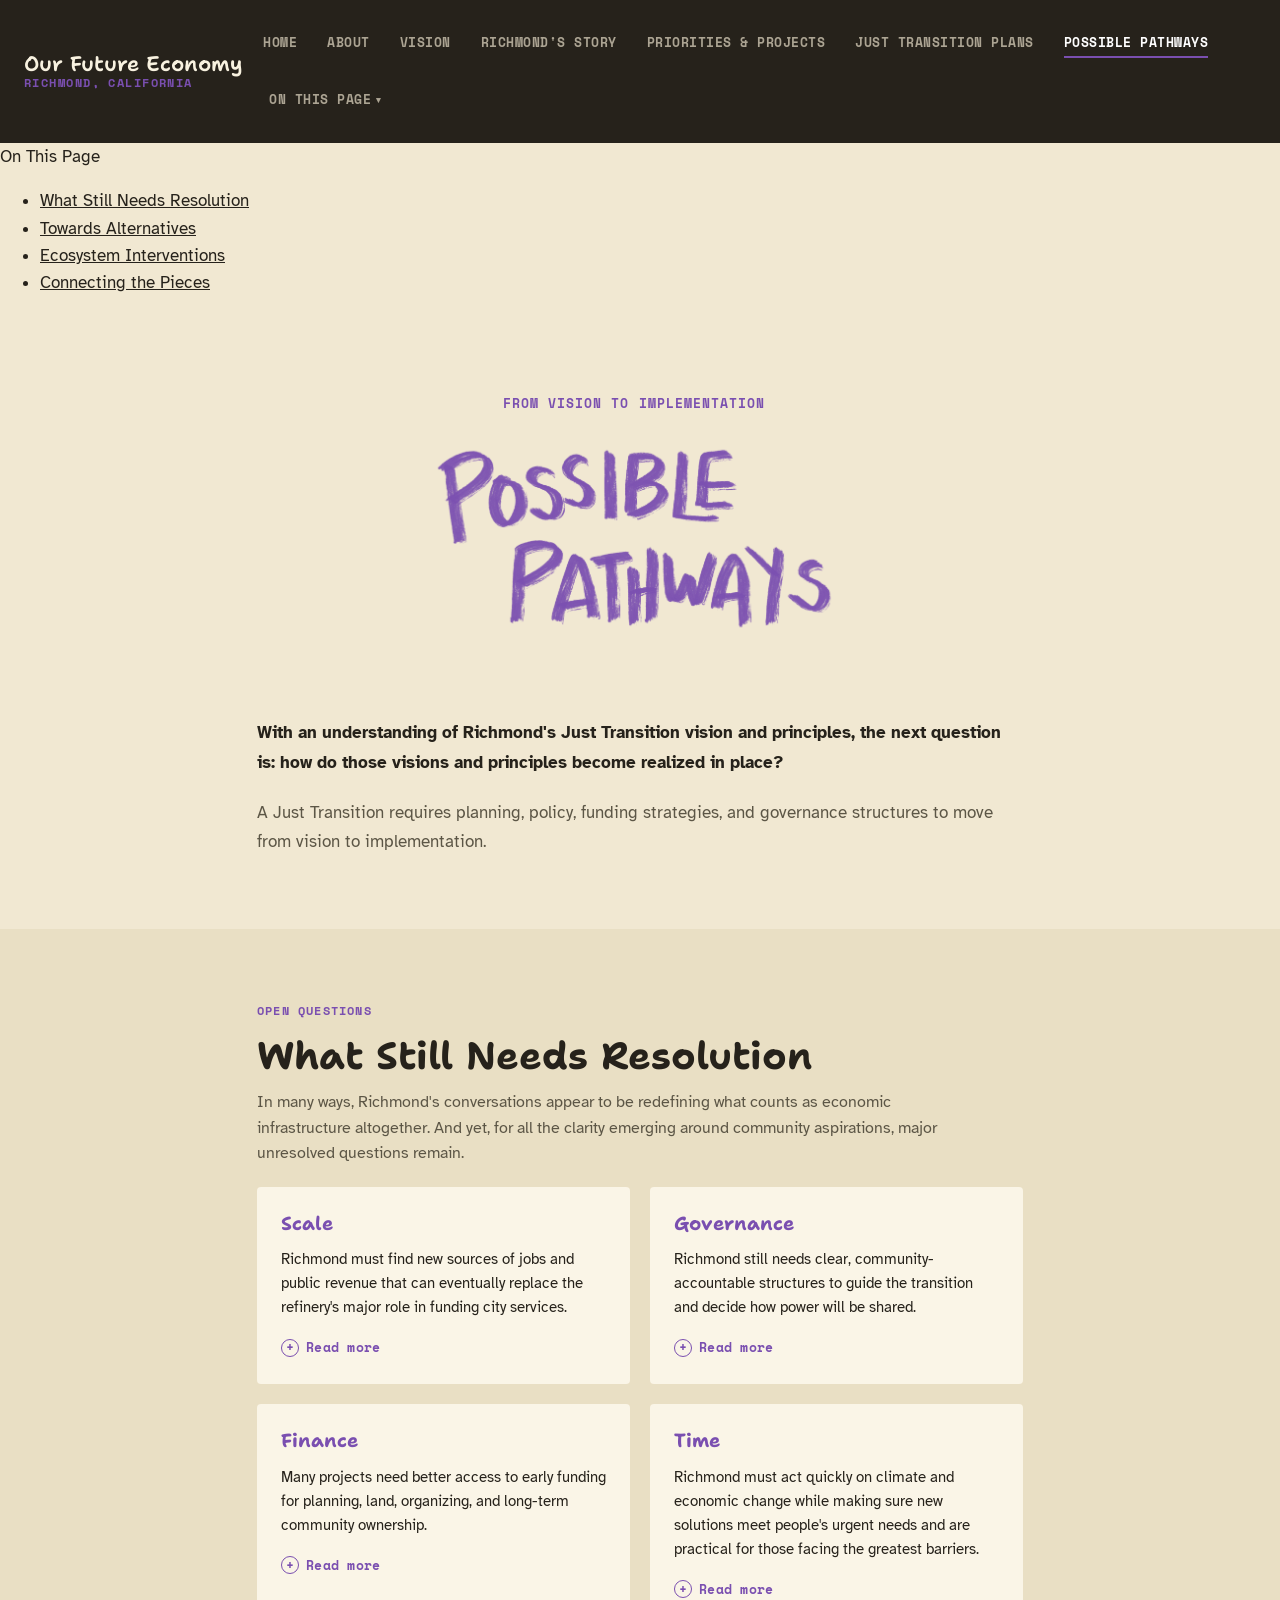
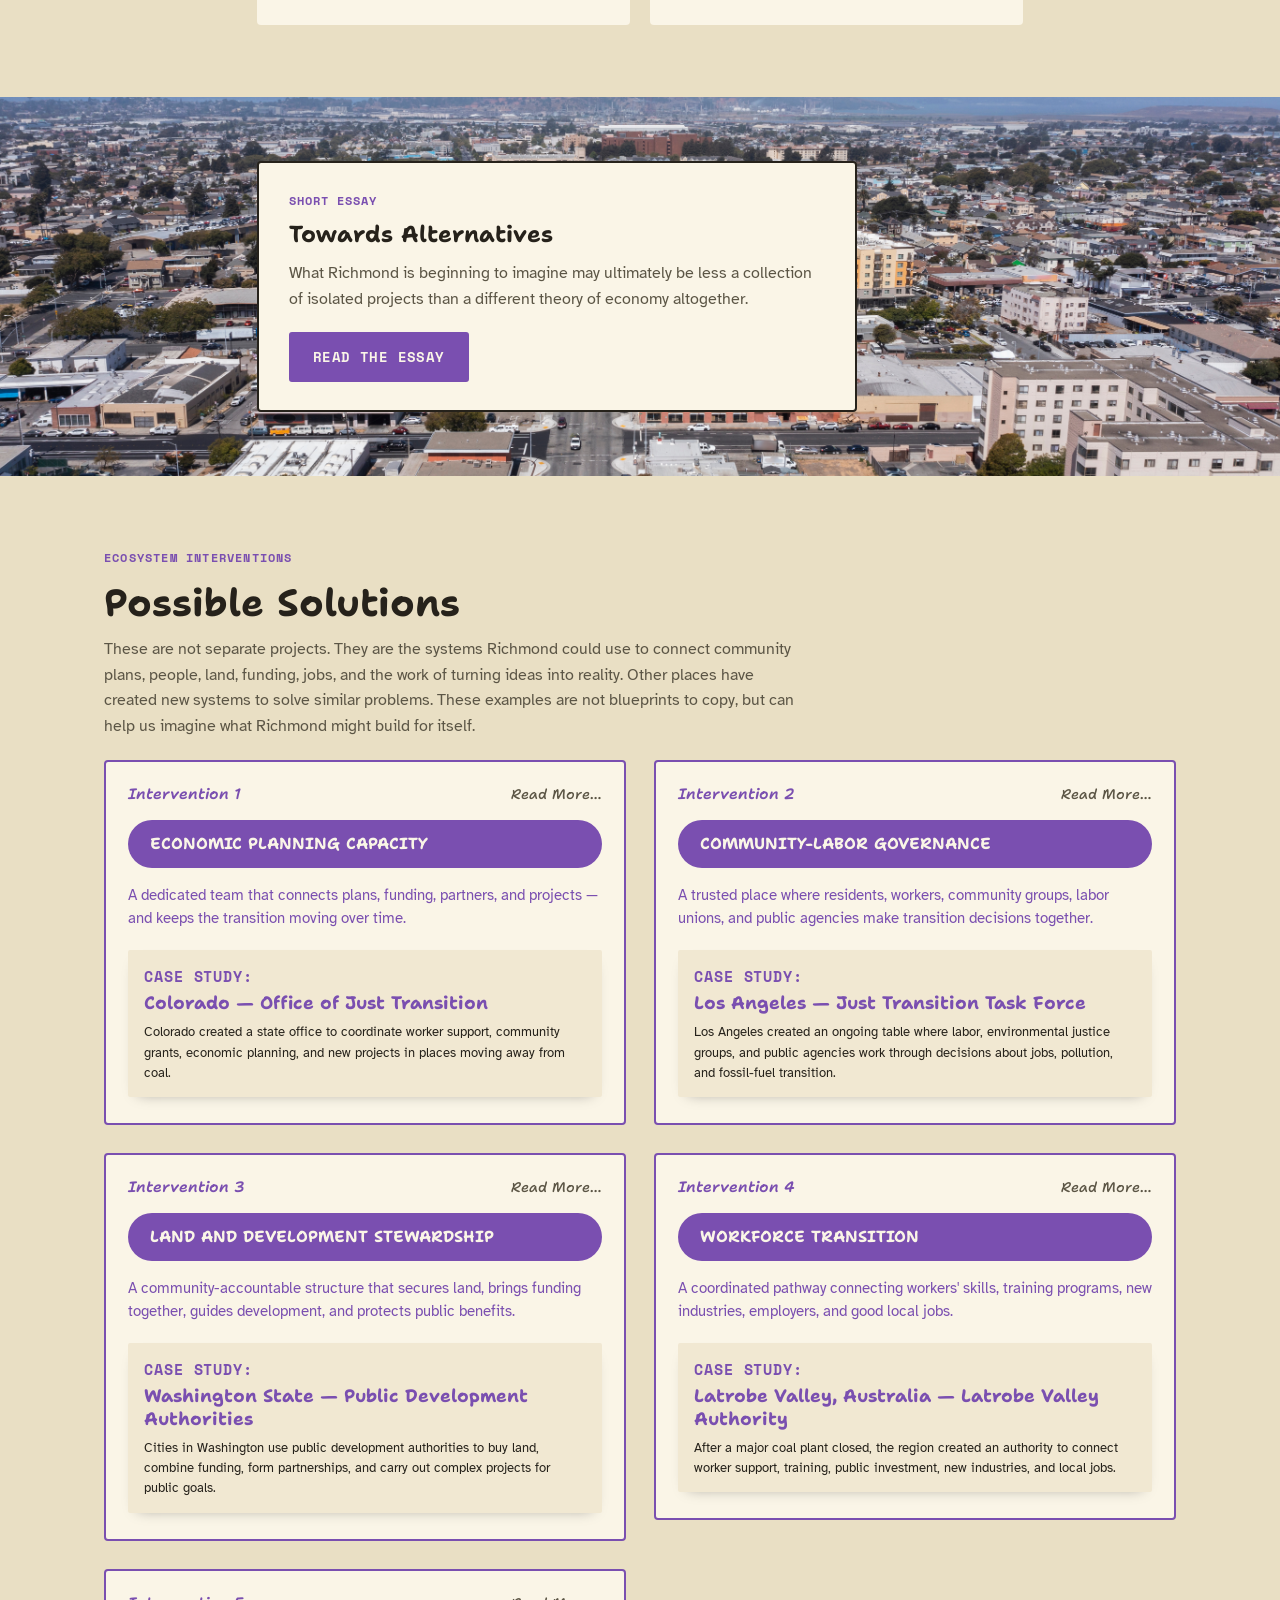
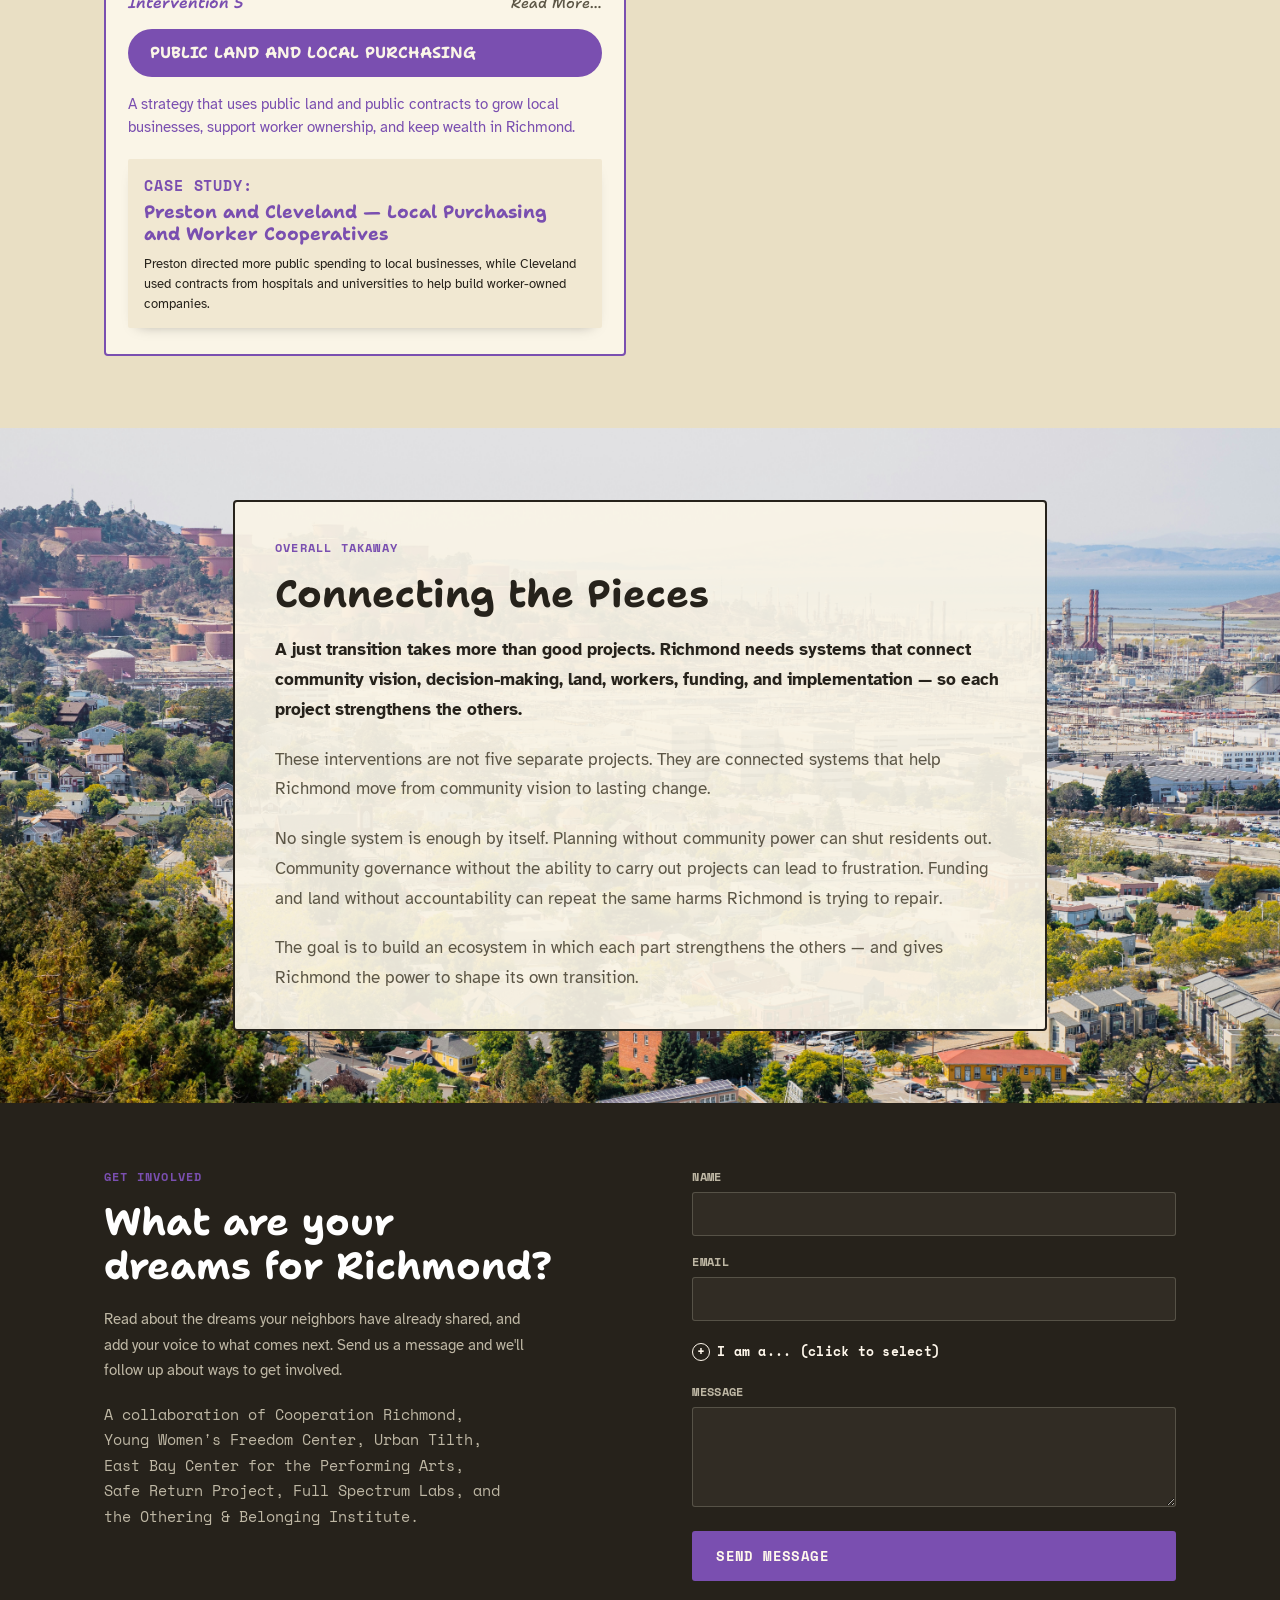
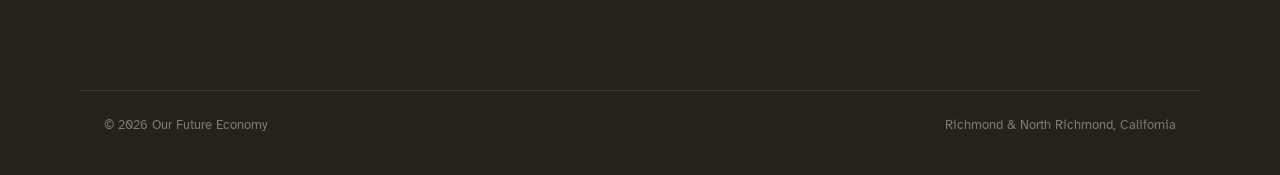
<file: possible-pathways.html>
<!DOCTYPE html>
<html lang="en">
<head>
<meta charset="UTF-8">
<meta name="viewport" content="width=device-width, initial-scale=1.0">
<title>Possible Pathways — Our Future Economy</title>
<meta name="description" content="What still needs resolving, and the systems Richmond needs to connect community vision, land, funding, workers, and governance into lasting change.">

<link rel="preconnect" href="https://fonts.googleapis.com">
<link rel="preconnect" href="https://fonts.gstatic.com" crossorigin>
<link href="https://fonts.googleapis.com/css2?family=Shantell+Sans:wght@400;600;700&family=Space+Mono:wght@400;700&family=Atkinson+Hyperlegible:wght@400;700&display=swap" rel="stylesheet">
<link rel="stylesheet" href="css/style.css">
</head>
<body class="page-pathways has-sidebar-toc">
<a class="skip-link" href="#main">Skip to main content</a>

<header class="site-nav">
  <div class="wrap">
    <a class="logo" href="index.html">Our Future Economy<span class="logo-sub">Richmond, California</span></a>
    <button class="nav-toggle" type="button" aria-expanded="false" aria-controls="primary-nav">Menu</button>
    <ul class="nav-links" id="primary-nav">
      <li><a href="index.html">Home</a></li>
      <li><a href="about.html">About</a></li>
      <li><a href="vision.html">Vision</a></li>
      <li><a href="richmonds-story.html">Richmond's Story</a></li>
      <li><a href="priorities-projects.html">Priorities &amp; Projects</a></li>
      <li><a href="just-transition-plans.html">Just Transition Plans</a></li>
      <li><a href="possible-pathways.html" aria-current="page">Possible Pathways</a></li>
      <li class="nav-dropdown">
        <button class="nav-dropdown-toggle" type="button" aria-expanded="false">On This Page</button>
        <ul class="nav-dropdown-menu">
          <li><a href="#what-still-needs-resolution">What Still Needs Resolution</a></li>
          <li><a href="#towards-alternatives">Towards Alternatives</a></li>
          <li><a href="#ecosystem-interventions">Ecosystem Interventions</a></li>
          <li><a href="#connecting-the-pieces">Connecting the Pieces</a></li>
          <li><a href="#contact">Get Involved</a></li>
        </ul>
      </li>
    </ul>
  </div>
</header>

<main id="main">
  
  <nav class="page-toc-sidebar" aria-label="On this page">
    <!-- <div class="page-toc-sidebar-inner"> -->
      <div class="page-toc-sidebar-eyebrow">On This Page</div>
      <ul class="page-toc-sidebar-list">
        <li><a href="#what-still-needs-resolution">What Still Needs Resolution</a></li>
        <li><a href="#towards-alternatives">Towards Alternatives</a></li>
        <li><a href="#ecosystem-interventions">Ecosystem Interventions</a></li>
        <li><a href="#connecting-the-pieces">Connecting the Pieces</a></li>
      </ul>
    <!-- </div> -->
  </nav>

  <section class="page-header">
    <div class="wrap">
      <div class="page-kicker">From Vision to Implementation</div>
      <img class="title-card" src="assets/images/Possible Pathways/Possible_Pathways_title-cropped.png" alt="Possible Pathways">
    </div>
  </section>

  <section>
    <div class="section-narrow">
      <div class="lede-copy">
        <p class="emphasis">With an understanding of Richmond's Just Transition vision and principles, the next question is: how do those visions and principles become realized in place?</p>
        <p>A Just Transition requires planning, policy, funding strategies, and governance structures to move from vision to implementation.</p>
      </div>
    </div>
  </section>

  <section id="what-still-needs-resolution" style="background:var(--paper-well);">
    <div class="section-narrow">
      <div class="eyebrow">Open Questions</div>
      <h2>What Still Needs Resolution</h2>
      <p style="max-width:70ch; color:var(--sub); font-size:16px; margin:-8px 0 20px;">In many ways, Richmond's conversations appear to be redefining what counts as economic infrastructure altogether. And yet, for all the clarity emerging around community aspirations, major unresolved questions remain.</p>

      <div class="resolution-grid">

        <div class="resolution-box">
          <div class="resolution-box-title">Scale</div>
          <p class="resolution-summary">Richmond must find new sources of jobs and public revenue that can eventually replace the refinery's major role in funding city services.</p>
          <details class="disclosure">
            <summary>Read more</summary>
            <div class="disclosure-body">
              <p>Richmond's transition conversations continue to orbit around an uncomfortable economic reality: Chevron's tax contributions remain deeply embedded in the city's fiscal structure. Internal notes from ecosystem discussions repeatedly raise the question of which industries could realistically replace roughly $60 million annually in refinery-related tax revenue.</p>
              <p>The dilemma introduces a deeper tension beneath Richmond's Just Transition efforts. Can a regenerative economy operate at the scale necessary to sustain municipal systems currently dependent on extraction? And if not immediately, what happens during the transition period itself?</p>
            </div>
          </details>
        </div>

        <div class="resolution-box">
          <div class="resolution-box-title">Governance</div>
          <p class="resolution-summary">Richmond still needs clear, community-accountable structures to guide the transition and decide how power will be shared.</p>
          <details class="disclosure">
            <summary>Read more</summary>
            <div class="disclosure-body">
              <p>More recently, Full Spectrum Labs and OBI, alongside other community partners, have identified the need for stronger institutional infrastructure: planning entities, partnership tables between labor and community groups, development authorities, accountability systems, and long-term coordination mechanisms capable of managing transition over decades rather than election cycles. But it remains unclear what these structures would ultimately look like, who would govern them, or how power would be shared between community organizations, public agencies, labor institutions, and private actors.</p>
            </div>
          </details>
        </div>

        <div class="resolution-box">
          <div class="resolution-box-title">Finance</div>
          <p class="resolution-summary">Many projects need better access to early funding for planning, land, organizing, and long-term community ownership.</p>
          <details class="disclosure">
            <summary>Read more</summary>
            <div class="disclosure-body">
              <p>Existing ecosystem analyses from Full Spectrum repeatedly identify structural gaps in funding for idea-stage organizing, governance design, predevelopment work, land acquisition, and long-term stewardship. Public banking institutions, community-governed capital vehicles, non-extractive financing models, and public benefits development authorities are some plausible solutions. But for now, many of these ideas remain conceptual rather than operational.</p>
            </div>
          </details>
        </div>

        <div class="resolution-box">
          <div class="resolution-box-title">Time</div>
          <p class="resolution-summary">Richmond must act quickly on climate and economic change while making sure new solutions meet people's urgent needs and are practical for those facing the greatest barriers.</p>
          <details class="disclosure">
            <summary>Read more</summary>
            <div class="disclosure-body">
              <p>Climate transition pressures are accelerating quickly. But building democratic institutions, cultivating trust, stabilizing neighborhoods, and developing community ownership systems unfold slowly. Richmond's conversations repeatedly reveal this tension between urgency and patience, between immediate material needs and the longer horizon required for structural transformation.</p>
              <p>For instance, a theme that came up repeatedly in the workshops and dialogues was the tension between the urgency of meeting community members' basic needs and the need to explore newer, socially and environmentally sustainable approaches. As we looked through projects together, one of the organizers from Safe Return Project brought the group's attention back to how important it is that organizing towards a just transition not make assumptions about what is accessible for those who are most marginalized. Those who are struggling to survive and are in urgent need of food, housing, or transportation may be less able to try retrofitting a car to be electric. Or those who are caregivers and have to transport kids, elders, groceries, etc may be less able to prioritize an e-bike lending library. Not because they don't think these things are good ideas, but because their basic needs make them reliant on the resources that are most accessible. These themes of convenience, access, and urgency are not uncommon in just transition work.</p>
            </div>
          </details>
        </div>

      </div>
    </div>
  </section>

  <section id="towards-alternatives">
    <div class="section-narrow">
      <div class="essay-card">
        <div class="essay-kicker">Short Essay</div>
        <h3>Towards Alternatives</h3>
        <p>What Richmond is beginning to imagine may ultimately be less a collection of isolated projects than a different theory of economy altogether.</p>
        <button class="btn btn-accent-outline" type="button" data-open="modal-essay-alternatives" aria-haspopup="dialog">Read the Essay</button>
      </div>
    </div>
  </section>

  <div class="modal-backdrop" id="modal-essay-alternatives" role="dialog" aria-modal="true" aria-labelledby="essay-alternatives-title">
    <div class="essay-modal">
      <button class="modal-close" type="button" data-close aria-label="Close">&times;</button>
      <h2 id="essay-alternatives-title">Towards Alternatives</h2>
      <p>What Richmond is beginning to imagine may ultimately be less a collection of isolated projects than a different theory of economy altogether. The Othering &amp; Belonging Institute's work on climate futures and belonging economies argues that climate resilience cannot be separated from democratic participation, social cohesion, and community governance. In this framing, the economy is not simply a marketplace. It is the set of relationships through which people organize collective survival and collective flourishing.</p>
      <p>That understanding appears repeatedly throughout Richmond's emerging vision. The proposed projects — community-owned grocery stores, social housing, worker cooperatives, wellness hubs, reentry programs, childcare cooperatives, urban agriculture initiatives — share a common logic even when operating in different sectors. They attempt, in different ways, to keep wealth, care, decision-making power, and stewardship rooted within the community itself.</p>
      <p>Also alongside these neighborhood-scale visions, another conversation has been emerging in Richmond: whether the city can build economic alternatives at the scale necessary to replace the industrial and fiscal footprint of the refinery economy itself. That question introduces a more difficult tension into Richmond's Just Transition work.</p>
      <p>Community ownership, cooperative development, and local resilience remain central aspirations. Yet residents and organizers are also confronting the material reality that Chevron's economic role has operated at a massive scale. Replacing that scale requires more than small businesses or symbolic green initiatives. It requires confronting the harder question of which industries, infrastructure, and public investment systems could sustain an entire municipal economy while remaining aligned with climate and justice goals.</p>
      <p>The "Green Blue New Deal" work emerging in Richmond attempts to wrestle directly with this dilemma. The initiative's stated goal is ambitious: to catalyze at least 1,000 new green-blue jobs for Richmond residents. What is notable, however, is that the proposed sectors do not resemble the typical language of post-industrial urban revitalization. Rather than focusing primarily on service-sector growth or technology campuses, the proposals remain grounded in production, infrastructure, manufacturing, logistics, and industrial transformation itself. The sectors identified as such include: renewable energy; building electrification and energy efficiency; sustainable transportation; green infrastructure and urban forestry; zero-waste systems; water systems; offshore wind turbine manufacturing; battery manufacturing; and green hydrogen production.</p>
      <p>There is something significant in this orientation. For decades, environmental transition narratives have often implied that industrial communities would need to abandon manufacturing identities altogether in favor of cleaner, knowledge-based economies. Richmond's emerging proposals suggest a different possibility: not deindustrialization necessarily, but industrial transformation.</p>
      <p>The Green Blue New Deal repeatedly emphasizes that Richmond already possesses many of the conditions necessary for this transition: an existing industrial land-use pattern, port infrastructure, utilities infrastructure, and workers with transferable technical and mechanical skills. The analysis notes, for example, that the utilities industry supporting clean energy development grew by 117% between 2010 and 2021, while Richmond's port and industrial geography offer a "unique competitive advantage" for future clean-energy manufacturing. In this sense, Richmond's transition conversations are not rejecting labor history or industrial knowledge. They are attempting to imagine what those histories could become under different political and ecological conditions.</p>
      <p>That possibility becomes especially evident in discussions about offshore wind turbine manufacturing and battery production. The analysis from Full Spectrum Group, which builds on the City of Richmond's Green Blue New Deal findings and regional and state priorities, identifies offshore wind, battery manufacturing, and green hydrogen production as among the few promising sectors potentially capable of approaching the economic scale of the refinery economy while simultaneously aligning with climate goals. Port development, in particular, is imagined as potentially operating in tandem with offshore wind and battery manufacturing infrastructure.</p>
      <p>Yet even here, Richmond's conversations remain cautious. Community members repeatedly raised concerns about whether "green industries" could reproduce the same environmental harms and inequalities associated with previous industrial economies. During discussions around battery manufacturing, residents immediately questioned where waste would go, what environmental impacts would emerge, whether pollution protections would exist for workers and nearby residents, and whether Richmond communities would actually benefit from the jobs created.</p>
      <p>The skepticism feels earned. For many Richmond residents, promises of jobs and economic growth have historically arrived alongside pollution, exclusion, displacement, and broken trust. The concern emerging in Richmond is therefore not simply whether green jobs will materialize, but whether the underlying political economy of extraction will truly change.</p>
      <p>Can an economy still organized around large-scale capital accumulation become genuinely regenerative simply because its energy source changes?</p>
      <p>That question lingers quietly beneath many of Richmond's proposals. At the same time, the city's alternative economic visions are not limited to industrial transformation alone. Another strand of the conversation focuses on rebuilding local economic ecosystems from below. Full Spectrum's East Bay ecosystem work, which is connected to Richmond, repeatedly emphasizes the need for community land trusts, non-extractive finance, public banking, cooperative business development, public-benefit development authorities, and community-governed capital systems capable of supporting long-term stewardship rather than short-term extraction. In these proposals, alternative economies are not understood simply as different industries. They are understood as distinct ownership structures, governance systems, and relationships between communities and capital itself.</p>
      <p>This distinction matters. A battery factory owned and governed through extractive financial systems may still reproduce forms of inequality and instability, even if its products support decarbonization. By contrast, Richmond's more expansive Just Transition conversations suggest that truly regenerative economies would require communities to exercise meaningful control over land, investment, development priorities, and long-term stewardship.</p>
      <p>The "Belonging Economy" framework visual also captures this shift. Rather than centering solely on private accumulation, the framework centers stewardship. Land and capital are positioned not simply as commodities but as collective resources to be governed through "Structures for Belonging and Stewardship." Economic projects emerge from analyses of community needs and the commons themselves. Repair and accountability are treated as central economic functions rather than external social programs.</p>
      <p>And perhaps that is what makes Richmond's conversations distinct from many conventional climate-transition plans. The city is not only attempting to attract green industry. It is also struggling with a deeper civic question: whether economic transition can become an opportunity to democratize ownership, rebuild public trust, repair historical harms, and construct forms of collective life less dependent on extraction altogether.</p>
      <p>Whether Richmond ultimately succeeds remains uncertain. The tensions are real: between industrial scale and community control, between urgency and democratic process, between investment and displacement, between climate transition and economic survival. But the conversations themselves reveal something important already underway. Residents are no longer asking only how to participate in the economy they inherited. Increasingly, they are asking whether another economy — one rooted in stewardship, democratic governance, repair, and belonging — might still be possible.</p>
    </div>
  </div>

  <section id="ecosystem-interventions" style="background:var(--paper-well);">
    <div class="wrap">
      <div class="eyebrow">Ecosystem Interventions</div>
      <h2>Possible Solutions</h2>
      <p style="max-width:70ch; color:var(--sub); font-size:16px; margin:-8px 0 20px;">These are not separate projects. They are the systems Richmond could use to connect community plans, people, land, funding, jobs, and the work of turning ideas into reality. Other places have created new systems to solve similar problems. These examples are not blueprints to copy, but can help us imagine what Richmond might build for itself.</p>

      <div class="intervention-grid">

        <div class="intervention-card">
          <div class="intervention-top">
            <span class="intervention-tag">Intervention 1</span>
            <button class="read-more-link" type="button" data-open="modal-intervention-1" aria-haspopup="dialog">Read More&hellip;</button>
          </div>
          <div class="intervention-pill"><span>Economic Planning Capacity</span></div>
          <p class="intervention-summary">A dedicated team that connects plans, funding, partners, and projects — and keeps the transition moving over time.</p>
          <div class="case-note">
            <div class="case-note-body">
              <div class="case-note-head">
                <span class="case-note-label">Case Study:</span>
                <span class="case-note-location">Colorado &mdash; Office of Just Transition</span>
              </div>
              <p>Colorado created a state office to coordinate worker support, community grants, economic planning, and new projects in places moving away from coal.</p>
            </div>
          </div>
        </div>

        <div class="intervention-card">
          <div class="intervention-top">
            <span class="intervention-tag">Intervention 2</span>
            <button class="read-more-link" type="button" data-open="modal-intervention-2" aria-haspopup="dialog">Read More&hellip;</button>
          </div>
          <div class="intervention-pill"><span>Community-Labor Governance</span></div>
          <p class="intervention-summary">A trusted place where residents, workers, community groups, labor unions, and public agencies make transition decisions together.</p>
          <div class="case-note">
            <div class="case-note-body">
              <div class="case-note-head">
                <span class="case-note-label">Case Study:</span>
                <span class="case-note-location">Los Angeles &mdash; Just Transition Task Force</span>
              </div>
              <p>Los Angeles created an ongoing table where labor, environmental justice groups, and public agencies work through decisions about jobs, pollution, and fossil-fuel transition.</p>
            </div>
          </div>
        </div>

        <div class="intervention-card">
          <div class="intervention-top">
            <span class="intervention-tag">Intervention 3</span>
            <button class="read-more-link" type="button" data-open="modal-intervention-3" aria-haspopup="dialog">Read More&hellip;</button>
          </div>
          <div class="intervention-pill"><span>Land and Development Stewardship</span></div>
          <p class="intervention-summary">A community-accountable structure that secures land, brings funding together, guides development, and protects public benefits.</p>
          <div class="case-note">
            <div class="case-note-body">
              <div class="case-note-head">
                <span class="case-note-label">Case Study:</span>
                <span class="case-note-location">Washington State &mdash; Public Development Authorities</span>
              </div>
              <p>Cities in Washington use public development authorities to buy land, combine funding, form partnerships, and carry out complex projects for public goals.</p>
            </div>
          </div>
        </div>

        <div class="intervention-card">
          <div class="intervention-top">
            <span class="intervention-tag">Intervention 4</span>
            <button class="read-more-link" type="button" data-open="modal-intervention-4" aria-haspopup="dialog">Read More&hellip;</button>
          </div>
          <div class="intervention-pill"><span>Workforce Transition</span></div>
          <p class="intervention-summary">A coordinated pathway connecting workers' skills, training programs, new industries, employers, and good local jobs.</p>
          <div class="case-note">
            <div class="case-note-body">
              <div class="case-note-head">
                <span class="case-note-label">Case Study:</span>
                <span class="case-note-location">Latrobe Valley, Australia &mdash; Latrobe Valley Authority</span>
              </div>
              <p>After a major coal plant closed, the region created an authority to connect worker support, training, public investment, new industries, and local jobs.</p>
            </div>
          </div>
        </div>

        <div class="intervention-card">
          <div class="intervention-top">
            <span class="intervention-tag">Intervention 5</span>
            <button class="read-more-link" type="button" data-open="modal-intervention-5" aria-haspopup="dialog">Read More&hellip;</button>
          </div>
          <div class="intervention-pill"><span>Public Land and Local Purchasing</span></div>
          <p class="intervention-summary">A strategy that uses public land and public contracts to grow local businesses, support worker ownership, and keep wealth in Richmond.</p>
          <div class="case-note">
            <div class="case-note-body">
              <div class="case-note-head">
                <span class="case-note-label">Case Study:</span>
                <span class="case-note-location">Preston and Cleveland &mdash; Local Purchasing and Worker Cooperatives</span>
              </div>
              <p>Preston directed more public spending to local businesses, while Cleveland used contracts from hospitals and universities to help build worker-owned companies.</p>
            </div>
          </div>
        </div>

      </div>
    </div>
  </section>

  <section id="connecting-the-pieces">
    <div class="section-narrow">
      <div class="eyebrow">Overall takaway</div>
      <h2>Connecting the Pieces</h2>
      <div class="lede-copy">
        <p class="emphasis">A just transition takes more than good projects. Richmond needs systems that connect community vision, decision-making, land, workers, funding, and implementation — so each project strengthens the others.</p>
        <p>These interventions are not five separate projects. They are connected systems that help Richmond move from community vision to lasting change.</p>
        <p>No single system is enough by itself. Planning without community power can shut residents out. Community governance without the ability to carry out projects can lead to frustration. Funding and land without accountability can repeat the same harms Richmond is trying to repair.</p>
        <p>The goal is to build an ecosystem in which each part strengthens the others — and gives Richmond the power to shape its own transition.</p>
      </div>
    </div>
  </section>

  <div class="modal-backdrop" id="modal-intervention-1" role="dialog" aria-modal="true" aria-labelledby="modal-intervention-1-title">
    <div class="intervention-modal">
      <button class="modal-close" type="button" data-close aria-label="Close">&times;</button>
      <div class="modal-top"><span class="intervention-tag">Intervention 1</span></div>
      <div class="modal-head">
        <div class="intervention-pill"><span id="modal-intervention-1-title">Economic Planning Capacity</span></div>
        <p class="intervention-summary">A dedicated team that connects plans, funding, partners, and projects — and keeps the transition moving over time.</p>
      </div>
      <div class="modal-divider"></div>
      <div class="modal-grid">
        <div class="modal-col">
          <div class="gray-box">
            <div class="gray-box-heading">Why does Richmond need this system?</div>
            <p>Richmond already has strong plans for climate action, public health, jobs, land use, and community ownership. The challenge is turning those plans into projects that are funded, coordinated, and completed.</p>
            <p>Right now, that work is spread across many city departments, public agencies, community organizations, businesses, and workforce programs. Each group holds part of the solution, but no single team is responsible for connecting all the pieces or guiding the transition over many years.</p>
          </div>
          <div class="gray-box">
            <div class="gray-box-heading">What could Richmond imagine?</div>
            <p>Richmond could create a project delivery office, transition team, or another dedicated structure whose main job is to connect:

Community priorities
City and regional plans
Public and private funding
Land and development
Workforce programs
Businesses and project partners
Permits and public agencies</p>
            <p>This team would not replace community organizations or city departments. It would help them work together, solve problems, and keep projects moving across election cycles and leadership changes.</p>
          </div>
        </div>
        <div class="modal-col">
          <div class="case-detail-wrap">
            <div class="case-note">
              <div class="case-note-body">
                <div class="case-note-head">
                  <span class="case-note-label">Case Study:</span>
                  <span class="case-note-location">Colorado &mdash; Office of Just Transition</span>
                </div>
                <p>Colorado created a state office to coordinate worker support, community grants, economic planning, and new projects in places moving away from coal.</p>
              </div>
            </div>
            <div class="case-detail-note">
              <h4>What did Colorado do?</h4>
              <p>Communities in Colorado faced major economic changes as the state moved away from coal. State leaders learned that climate policies and job-training programs were not enough on their own.

Colorado created an Office of Just Transition to focus on the needs of workers and coal-dependent communities. It placed staff in affected areas to help coordinate planning, community support, grants, workforce programs, funding, and new economic projects.

The office did more than write plans. It helped communities move from ideas to action.</p>
            </div>
          </div>
        </div>
      </div>
      <div class="takeaway">
        <div class="takeaway-label">The Takeaway</div>
        <p>Colorado's model is not a blueprint to copy. It shows that a major economic transition needs people and institutions whose main responsibility and job is helping the transition succeed.</p>
      </div>
    </div>
  </div>

  <div class="modal-backdrop" id="modal-intervention-2" role="dialog" aria-modal="true" aria-labelledby="modal-intervention-2-title">
    <div class="intervention-modal">
      <button class="modal-close" type="button" data-close aria-label="Close">&times;</button>
      <div class="modal-top"><span class="intervention-tag">Intervention 2</span></div>
      <div class="modal-head">
        <div class="intervention-pill"><span id="modal-intervention-2-title">Community-Labor Governance</span></div>
        <p class="intervention-summary">A trusted place where residents, workers, community groups, labor unions, and public agencies make transition decisions together.</p>
      </div>
      <div class="modal-divider"></div>
      <div class="modal-grid">
        <div class="modal-col">
          <div class="gray-box">
            <div class="gray-box-heading">Why does Richmond need this system?</div>
            <p>A just transition will involve difficult choices about jobs, wages, pollution, land, public money, and the pace of change.</p>
            <p>Community organizations and labor groups often care about many of the same issues, but they may approach them differently. Community groups may focus on health, displacement, ownership, racial justice, and accountability. Labor groups may focus on job security, wages, benefits, safety, and working conditions.</p>
            <p>Both perspectives are necessary. Richmond needs a trusted place where these concerns can be discussed and decisions can be made together.</p>
          </div>
          <div class="gray-box">
            <div class="gray-box-heading">What could Richmond imagine?</div>
            <p>Richmond could create a Just Transition Council or another community-labor governing body that includes:

Residents from neighborhoods most affected by pollution
Workers and labor unions
Environmental justice organizations
Young people and elders
People returning from incarceration
Residents affected by displacement
Community land and cooperative organizations
City staff and public agencies</p>
            <p>This should not be another committee that only gives advice. It could become a place for shared planning, public accountability, and difficult decision-making over time.</p>
          </div>
        </div>
        <div class="modal-col">
          <div class="case-detail-wrap">
            <div class="case-note">
              <div class="case-note-body">
                <div class="case-note-head">
                  <span class="case-note-label">Case Study:</span>
                  <span class="case-note-location">Los Angeles &mdash; Just Transition Task Force</span>
                </div>
                <p>Los Angeles created an ongoing table where labor, environmental justice groups, and public agencies work through decisions about jobs, pollution, and fossil-fuel transition.</p>
              </div>
            </div>
            <div class="case-detail-note">
              <h4>What did Los Angeles do?</h4>
              <p>Los Angeles faced similar tensions while planning a transition away from fossil fuels.

Labor unions were concerned about losing good union jobs. Environmental justice groups wanted faster action to protect communities from pollution. Public agencies had to meet climate goals while also protecting workers and the local economy.

Los Angeles created a formal Just Transition Task Force. It brought labor, environmental justice organizations, city and county agencies, and other partners into an ongoing decision-making process.

The task force did not remove every disagreement. It created a permanent place where those disagreements could be worked through instead of returning during every new project or crisis.</p>
            </div>
          </div>
        </div>
      </div>
      <div class="takeaway">
        <div class="takeaway-label">The Takeaway</div>
        <p>Los Angeles shows that transition requires more than occasional meetings. It requires a lasting place where relationships can grow, conflict can be addressed, and responsibility can be shared.</p>
      </div>
    </div>
  </div>

  <div class="modal-backdrop" id="modal-intervention-3" role="dialog" aria-modal="true" aria-labelledby="modal-intervention-3-title">
    <div class="intervention-modal">
      <button class="modal-close" type="button" data-close aria-label="Close">&times;</button>
      <div class="modal-top"><span class="intervention-tag">Intervention 3</span></div>
      <div class="modal-head">
        <div class="intervention-pill"><span id="modal-intervention-3-title">Land and Development Stewardship</span></div>
        <p class="intervention-summary">A community-accountable structure that secures land, brings funding together, guides development, and protects public benefits.</p>
      </div>
      <div class="modal-divider"></div>
      <div class="modal-grid">
        <div class="modal-col">
          <div class="gray-box">
            <div class="gray-box-heading">Why does Richmond need this system?</div>
            <p>Nearly every part of Richmond's future economy requires land. Affordable housing, cooperative businesses, job-training centers, clean manufacturing, community spaces, and climate projects all need a place to operate.</p>
            <p>The question is not only what gets built. It is who controls the land, who makes development decisions, and who benefits over time.</p>
            <p>Without a stronger public and community role, Richmond may be forced to react to outside developers instead of shaping development around local needs.</p>
          </div>
          <div class="gray-box">
            <div class="gray-box-heading">What could Richmond imagine?</div>
            <p>Richmond could create a Public Benefits Development Authority or another community-accountable structure that can:

Acquire and hold land
Prepare sites for development
Bring different funding sources together
Support community land trusts
Develop affordable housing
Create space for cooperative businesses
Negotiate community benefit agreements
Manage projects over many years
Keep land and buildings affordable over time</p>
            <p>Richmond already has community land organizations and other groups working on long-term stewardship. A larger system could connect their work to public land, funding, planning, and development.</p>
          </div>
        </div>
        <div class="modal-col">
          <div class="case-detail-wrap">
            <div class="case-note">
              <div class="case-note-body">
                <div class="case-note-head">
                  <span class="case-note-label">Case Study:</span>
                  <span class="case-note-location">Washington State &mdash; Public Development Authorities</span>
                </div>
                <p>Cities in Washington use public development authorities to buy land, combine funding, form partnerships, and carry out complex projects for public goals.</p>
              </div>
            </div>
            <div class="case-detail-note">
              <h4>What did Washington communities do?</h4>
              <p>Cities in Washington have used Public Development Authorities to carry out projects that are difficult for regular city departments to manage.

These authorities are created for a public purpose, but they can act with more flexibility than many government agencies. They can buy and hold land, combine different sources of funding, form partnerships, and manage complex development projects.

This allows the public sector to do more than set rules for private development. It can take an active role in deciding what gets built and why.</p>
            </div>
          </div>
        </div>
      </div>
      <div class="takeaway">
        <div class="takeaway-label">The Takeaway</div>
        <p>Washington's experience shows that cities do not have to leave development entirely to the private market. Public and community institutions can help shape land and development for long-term public benefit.</p>
      </div>
    </div>
  </div>

  <div class="modal-backdrop" id="modal-intervention-4" role="dialog" aria-modal="true" aria-labelledby="modal-intervention-4-title">
    <div class="intervention-modal">
      <button class="modal-close" type="button" data-close aria-label="Close">&times;</button>
      <div class="modal-top"><span class="intervention-tag">Intervention 4</span></div>
      <div class="modal-head">
        <div class="intervention-pill"><span id="modal-intervention-4-title">Workforce Transition</span></div>
        <p class="intervention-summary">A coordinated pathway connecting workers' skills, training programs, new industries, employers, and good local jobs.</p>
      </div>
      <div class="modal-divider"></div>
      <div class="modal-grid">
        <div class="modal-col">
          <div class="gray-box">
            <div class="gray-box-heading">Why does Richmond need this system?</div>
            <p>Richmond already has workforce programs that train young people and adults for jobs. The challenge is making sure that training leads to real, good-paying work in industries that are actually growing here.</p>
            <p>Training without available jobs can leave people disappointed. New industries without local hiring and clear career paths can leave Richmond residents behind.</p>
            <p>A workforce transition system would connect workers, training programs, employers, unions, public investment, and future projects.</p>
          </div>
          <div class="gray-box">
            <div class="gray-box-heading">What could Richmond imagine?</div>
            <p>A Richmond workforce transition system could:

Map the skills workers already have
Connect those skills to future industries
Link training directly to real projects and employers
Create paths into union jobs
Require strong wages and benefits
Support worker-owned businesses
Provide income support during retraining
Offer childcare, transportation, and other services
Create opportunities for youth and returning residents
Make sure refinery workers do not carry the cost of the transition alone</p>
            <p>Many refinery and industrial workers already have skills that can support environmental cleanup, clean manufacturing, renewable energy, building electrification, port improvements, and infrastructure work.</p>
          </div>
        </div>
        <div class="modal-col">
          <div class="case-detail-wrap">
            <div class="case-note">
              <div class="case-note-body">
                <div class="case-note-head">
                  <span class="case-note-label">Case Study:</span>
                  <span class="case-note-location">Latrobe Valley, Australia &mdash; Latrobe Valley Authority</span>
                </div>
                <p>After a major coal plant closed, the region created an authority to connect worker support, training, public investment, new industries, and local jobs.</p>
              </div>
            </div>
            <div class="case-detail-note">
              <h4>What did Latrobe Valley do?</h4>
              <p>When the Hazelwood coal power station closed in Australia, thousands of workers and families faced an uncertain future. New industries would take years to develop, but workers needed income and stability right away.

The government created the Latrobe Valley Authority to coordinate worker support, retraining, investment, employers, and regional economic development. Instead of expecting workers to manage the transition on their own, the authority helped guide the region through it.

The authority also treated workers' existing knowledge as valuable. Workers were not seen as people who had to start over. Their skills were connected to new industries and opportunities.</p>
            </div>
          </div>
        </div>
      </div>
      <div class="takeaway">
        <div class="takeaway-label">The Takeaway</div>
        <p>Latrobe Valley shows that workforce transition is possible — and more than offering classes. It can mean coordinating workers, jobs, investment, and new industries over time, and supporting people throughout the change.</p>
      </div>
    </div>
  </div>

  <div class="modal-backdrop" id="modal-intervention-5" role="dialog" aria-modal="true" aria-labelledby="modal-intervention-5-title">
    <div class="intervention-modal">
      <button class="modal-close" type="button" data-close aria-label="Close">&times;</button>
      <div class="modal-top"><span class="intervention-tag">Intervention 5</span></div>
      <div class="modal-head">
        <div class="intervention-pill"><span id="modal-intervention-5-title">Public Land and Local Purchasing</span></div>
        <p class="intervention-summary">A strategy that uses public land and public contracts to grow local businesses, support worker ownership, and keep wealth in Richmond.</p>
      </div>
      <div class="modal-divider"></div>
      <div class="modal-grid">
        <div class="modal-col">
          <div class="gray-box">
            <div class="gray-box-heading">Why does Richmond need this system?</div>
            <p>Richmond and other public institutions already control two powerful economic tools: land and spending.</p>
            <p>Public land can provide affordable space for local businesses, markets, maker spaces, food projects, cultural spaces, and neighborhood services. Public agencies also spend money every year on food, construction, maintenance, energy, supplies, and other services. Where that money goes can shape the local economy.</p>
          </div>
          <div class="gray-box">
            <div class="gray-box-heading">What could Richmond imagine?</div>
            <p>Richmond could connect public land, public purchasing, and local business support into one strategy. The City, Port, school district, county, health systems, public agencies, and large nonprofit institutions could:

Lease public space to local businesses at affordable rates
Give local and worker-owned businesses better access to contracts
Make long-term purchasing commitments
Help cooperatives start and grow
Use public land for markets and business incubators
Connect contracts with job training
Keep more public spending circulating in Richmond
Help workers build ownership instead of only earning wages</p>
            <p>Questions Richmond would need to answer:

What public land is available?
Which local businesses need affordable space?
What goods and services do major institutions already purchase?
How can contracts be made accessible to smaller businesses?
What support would local businesses need to compete?
How can public contracts help create worker ownership?
How will the public track where its money goes?</p>
          </div>
        </div>
        <div class="modal-col">
          <div class="case-detail-wrap">
            <div class="case-note">
              <div class="case-note-body">
                <div class="case-note-head">
                  <span class="case-note-label">Case Study:</span>
                  <span class="case-note-location">Preston and Cleveland &mdash; Local Purchasing and Worker Cooperatives</span>
                </div>
                <p>Preston directed more public spending to local businesses, while Cleveland used contracts from hospitals and universities to help build worker-owned companies.</p>
              </div>
            </div>
            <div class="case-detail-note">
              <h4>What did Preston and Cleveland do?</h4>
              <p>Preston, England, wanted to keep more locally generated money in the community. The city worked with hospitals, universities, and other large public institutions to purchase more goods and services from local businesses. Instead of treating purchasing as simple paperwork, Preston used it as an economic development strategy. Public spending helped local businesses grow and reduced the amount of wealth leaving the area.

Cleveland looked at the regular purchasing needs of hospitals and universities, including food, laundry, energy, and maintenance. Community leaders used those contracts to help create the Evergreen Cooperatives — a group of worker-owned businesses built around stable demand from large local institutions. The workers did not only receive jobs. They gained a path toward ownership and shared wealth.</p>
            </div>
          </div>
        </div>
      </div>
      <div class="takeaway">
        <div class="takeaway-label">The Takeaway</div>
        <p>Preston and Cleveland show that public spending and public land can do more than meet basic government needs. They can become tools for growing local businesses, creating ownership, and keeping wealth rooted in the community.</p>
      </div>
    </div>
  </div>

</main>

<footer class="site-footer" id="contact">
  <div class="wrap footer-grid">
    <div class="footer-copy">
      <div class="eyebrow">Get involved</div>
      <h2>What are your dreams for Richmond?</h2>
      <p>Read about the dreams your neighbors have already shared, and add your voice to what comes next. Send us a message and we'll follow up about ways to get involved.</p>
      <p class="footer-orgs">A collaboration of Cooperation Richmond, Young Women's Freedom Center, Urban Tilth, East Bay Center for the Performing Arts, Safe Return Project, Full Spectrum Labs, and the Othering &amp; Belonging Institute.</p>
    </div>
    <form class="contact-form" id="contact-form">
      <div class="field">
        <label for="f-name">Name</label>
        <input id="f-name" name="name" type="text" autocomplete="name" required>
      </div>
      <div class="field">
        <label for="f-email">Email</label>
        <input id="f-email" name="email" type="email" autocomplete="email" required>
      </div>
      <div class="field">
        <details class="disclosure">
          <summary>I am a... (click to select)</summary>
          <div class="disclosure-body">
            <div class="checkbox-grid">
              <label><input type="checkbox" name="audience" value="Richmond resident who wants to get involved"> Richmond resident who wants to get involved</label>
              <label><input type="checkbox" name="audience" value="Richmond resident with a question or comment"> Richmond resident with a question or comment</label>
              <label><input type="checkbox" name="audience" value="Business or organization interested in partnering"> Business or organization interested in partnering</label>
              <label><input type="checkbox" name="audience" value="Nonprofit or community group looking to collaborate"> Nonprofit or community group looking to collaborate</label>
              <label><input type="checkbox" name="audience" value="Government or agency staff"> Government or agency staff</label>
              <label><input type="checkbox" name="audience" value="Researcher or student"> Researcher or student</label>
              <label><input type="checkbox" name="audience" value="Donor or funder who wants to learn more"> Donor or funder who wants to learn more</label>
              <label><input type="checkbox" name="audience" value="Media or press inquiry"> Media or press inquiry</label>
              <label><input type="checkbox" name="audience" value="Something else"> Something else</label>
            </div>
          </div>
        </details>
      </div>
      <div class="field">
        <label for="f-message">Message</label>
        <textarea id="f-message" name="message" required></textarea>
      </div>
      <button class="btn btn-primary" type="submit">Send message</button>
      <p class="form-status" role="status"></p>
    </form>
  </div>
  <div class="wrap legal-line">
    <span>&copy; 2026 Our Future Economy</span>
    <span>Richmond &amp; North Richmond, California</span>
  </div>
</footer>

<script src="js/config.js"></script>
<script src="js/main.js"></script>
</body>
</html>
</file>
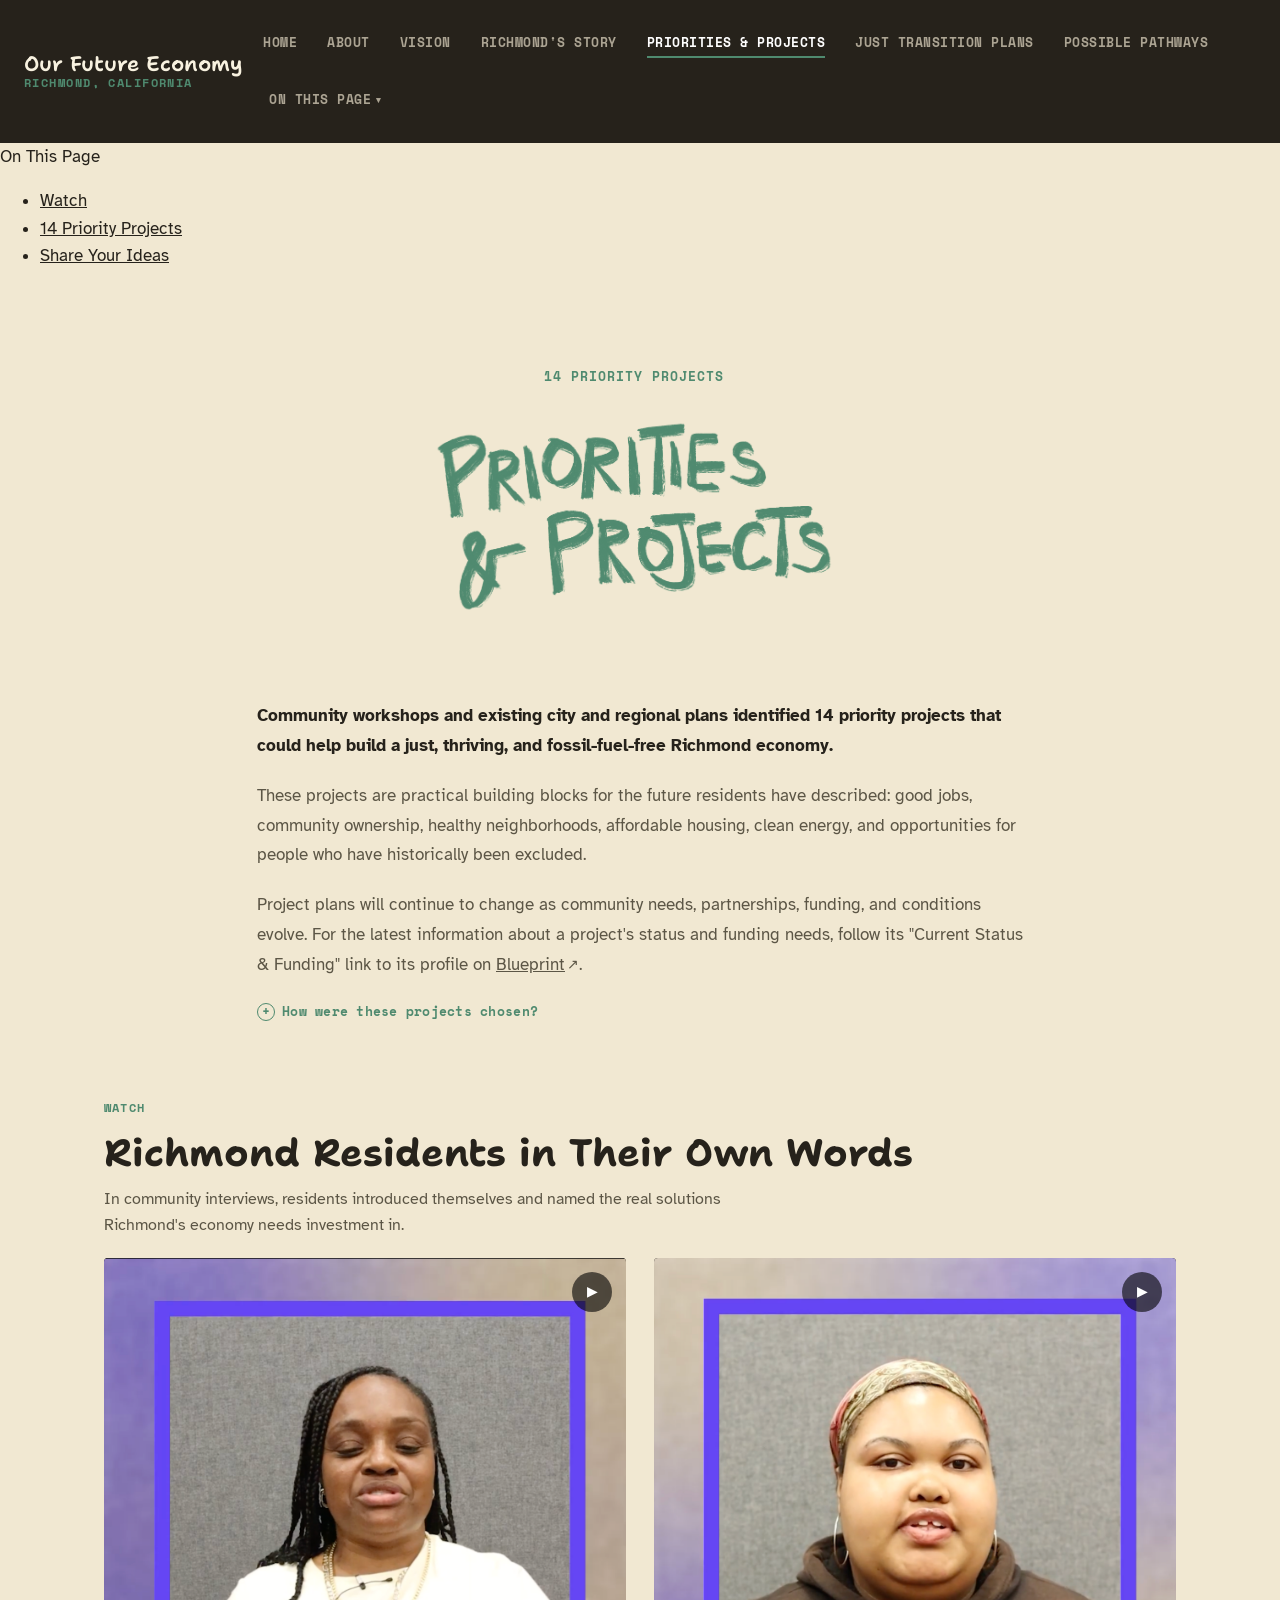
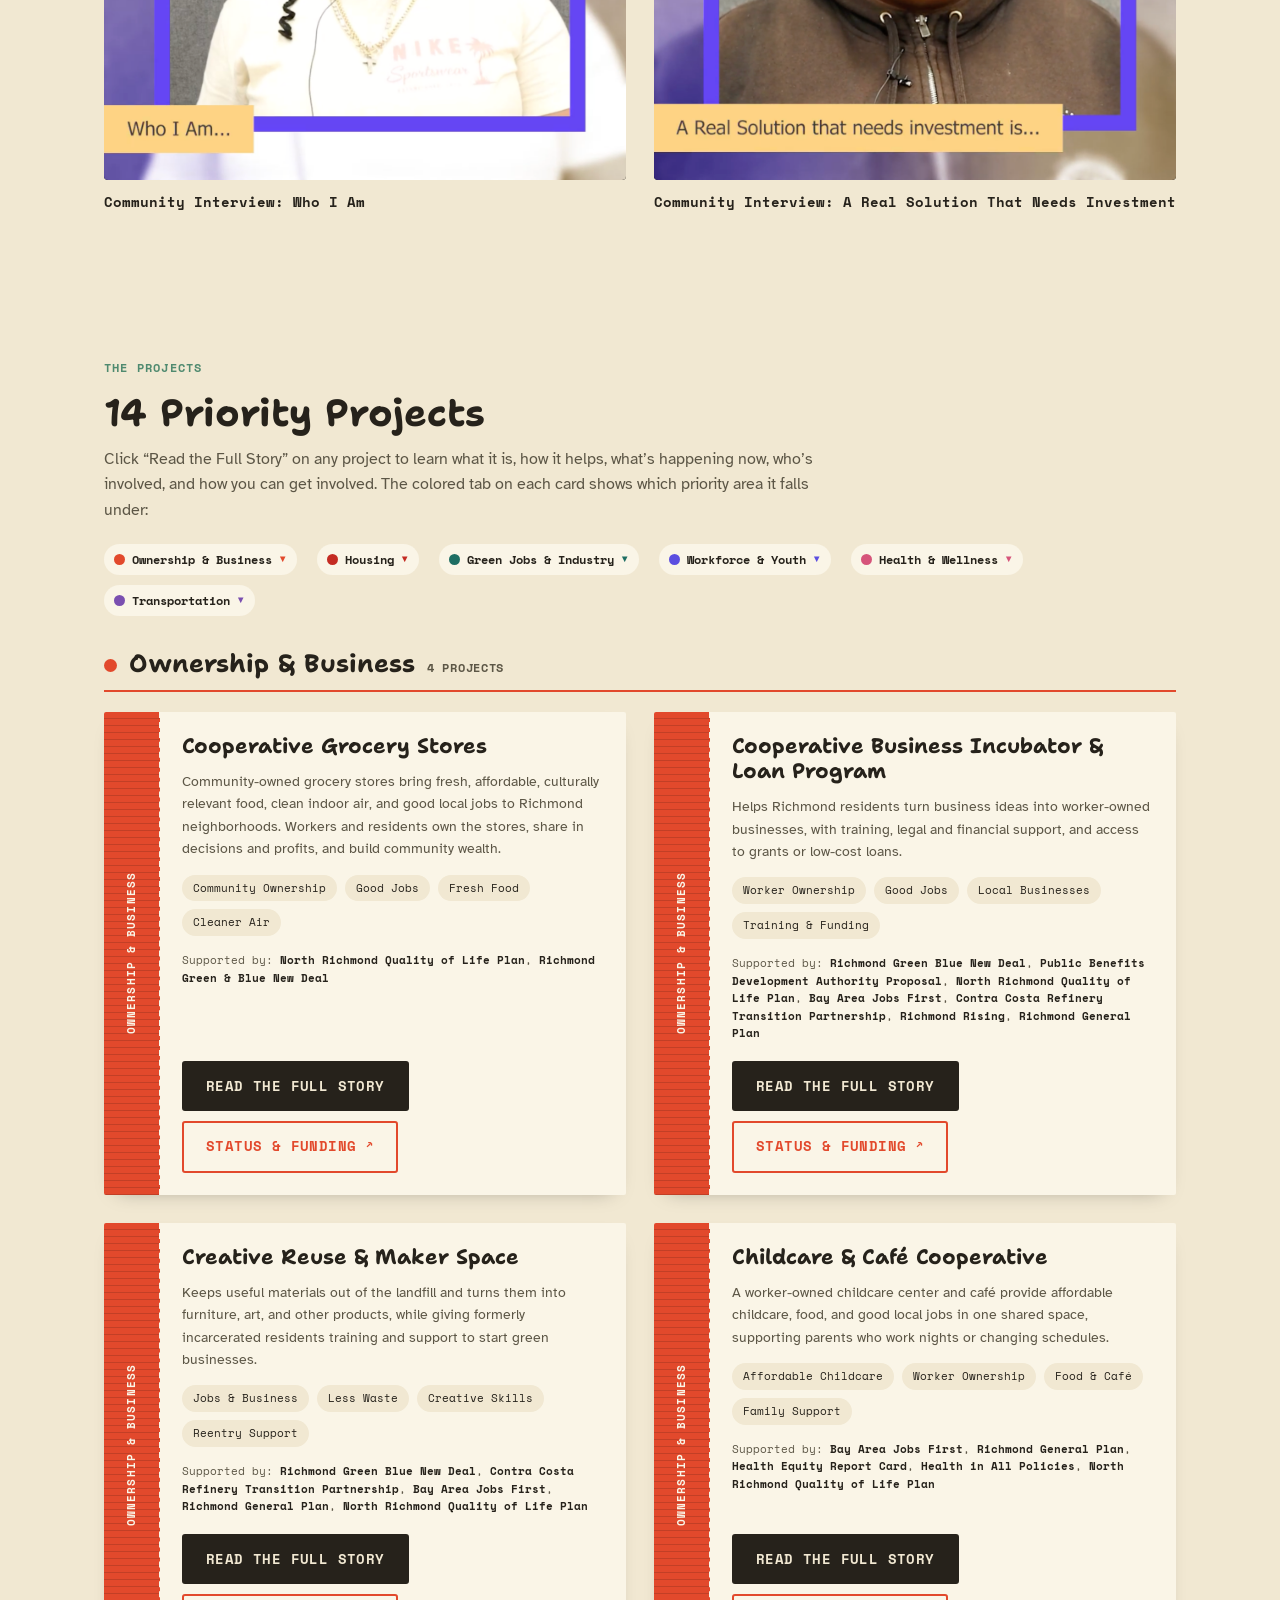
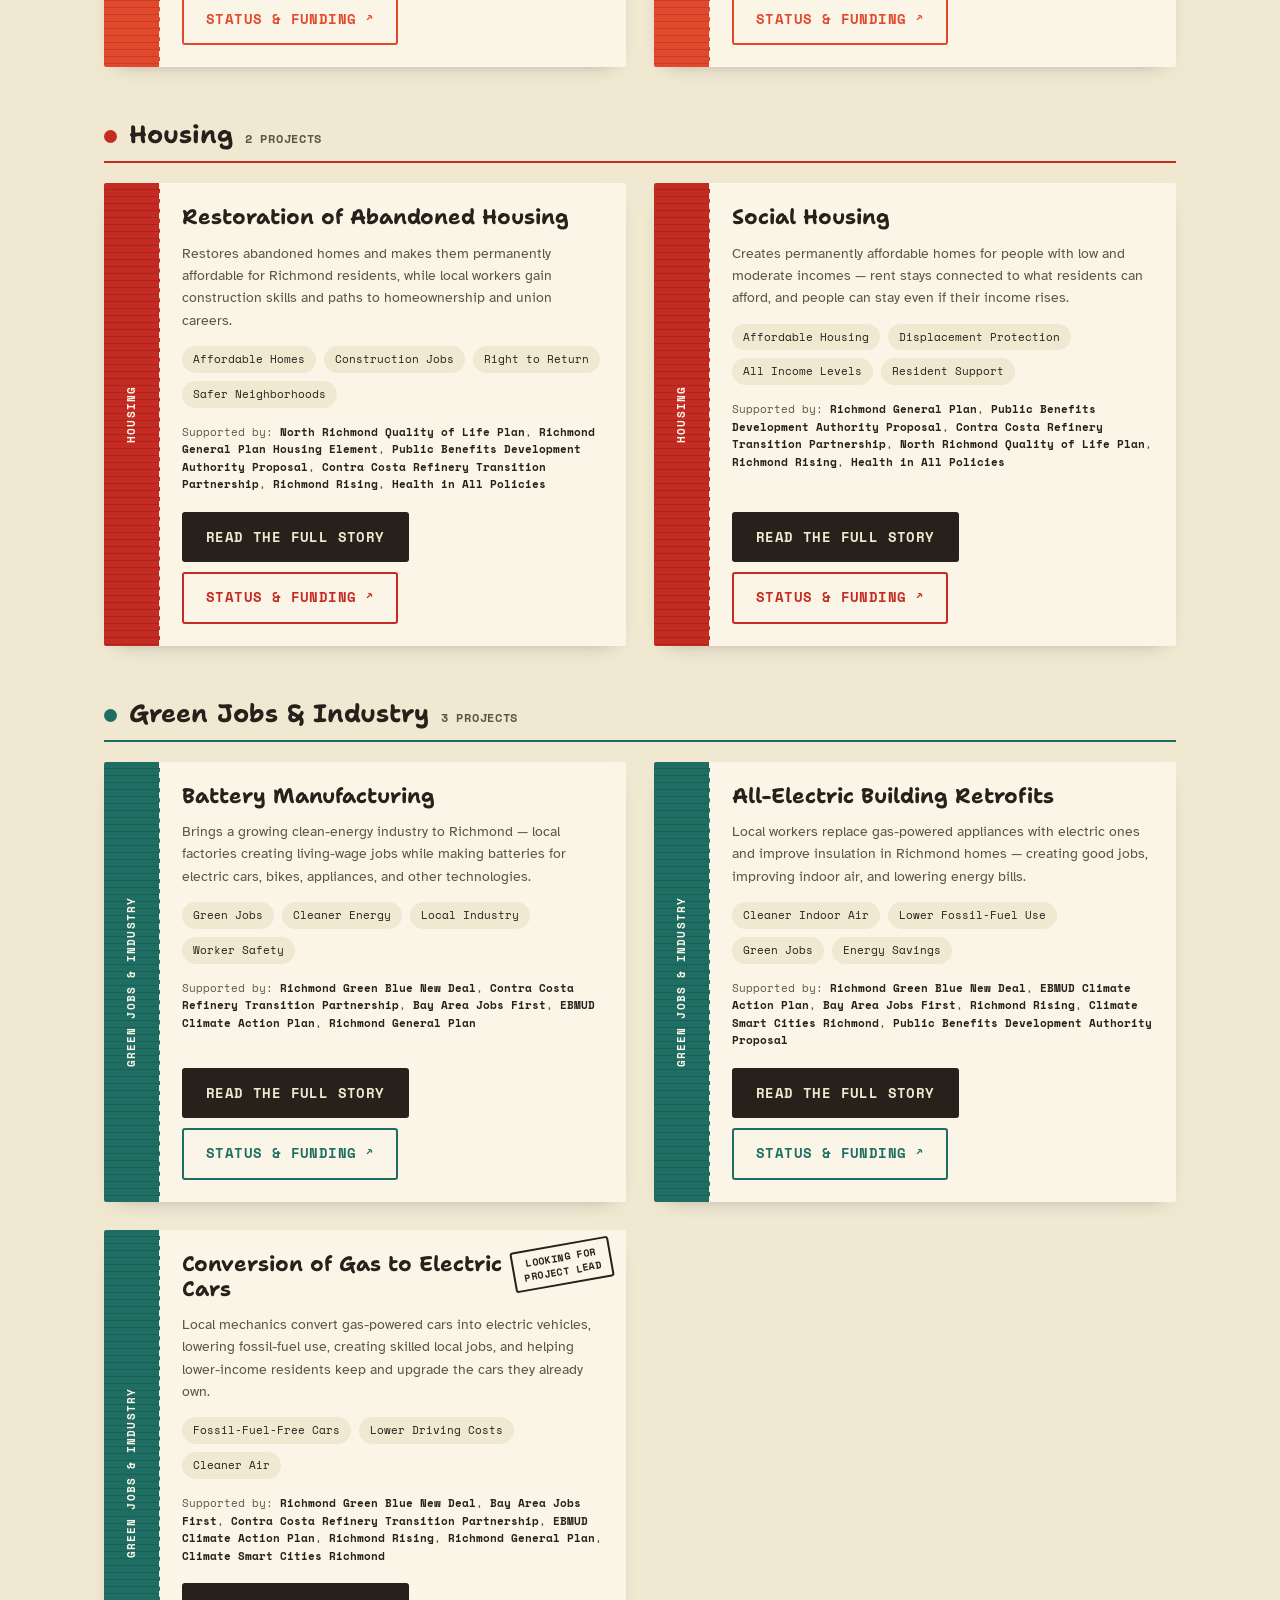
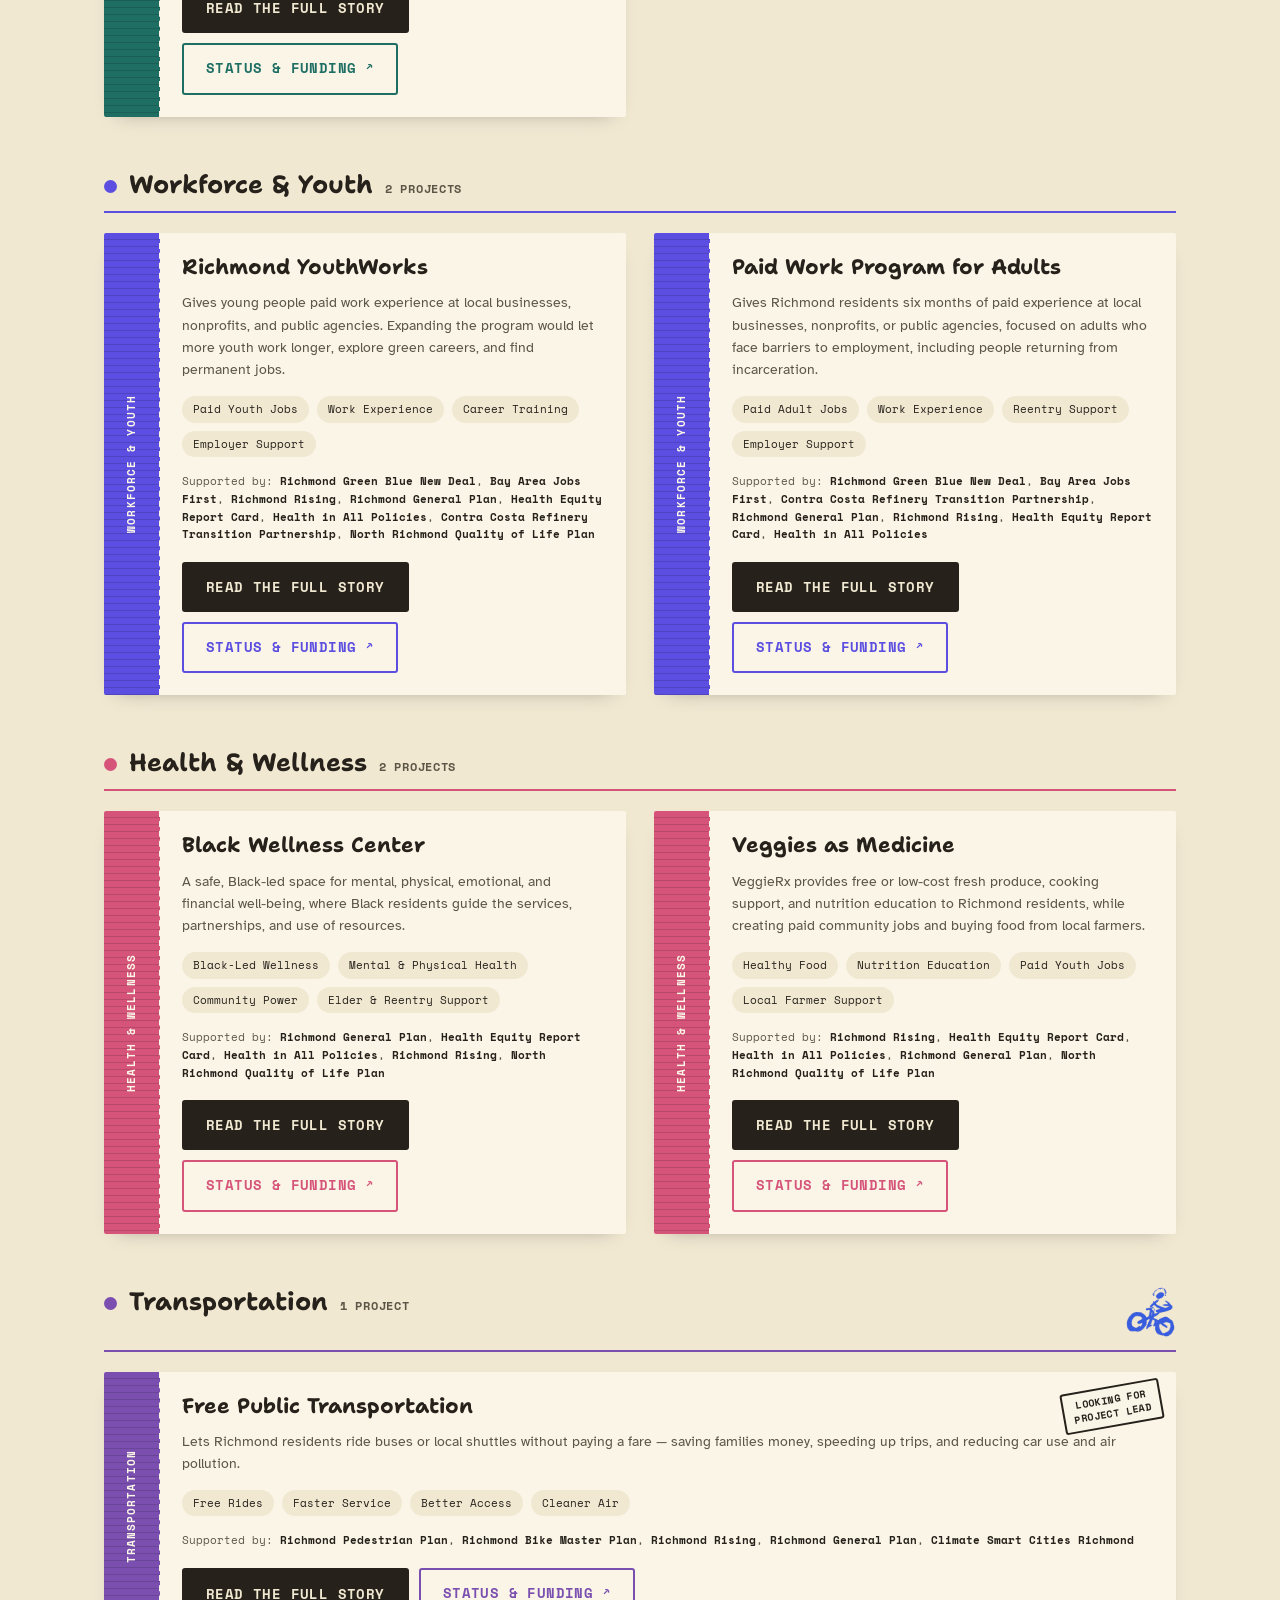
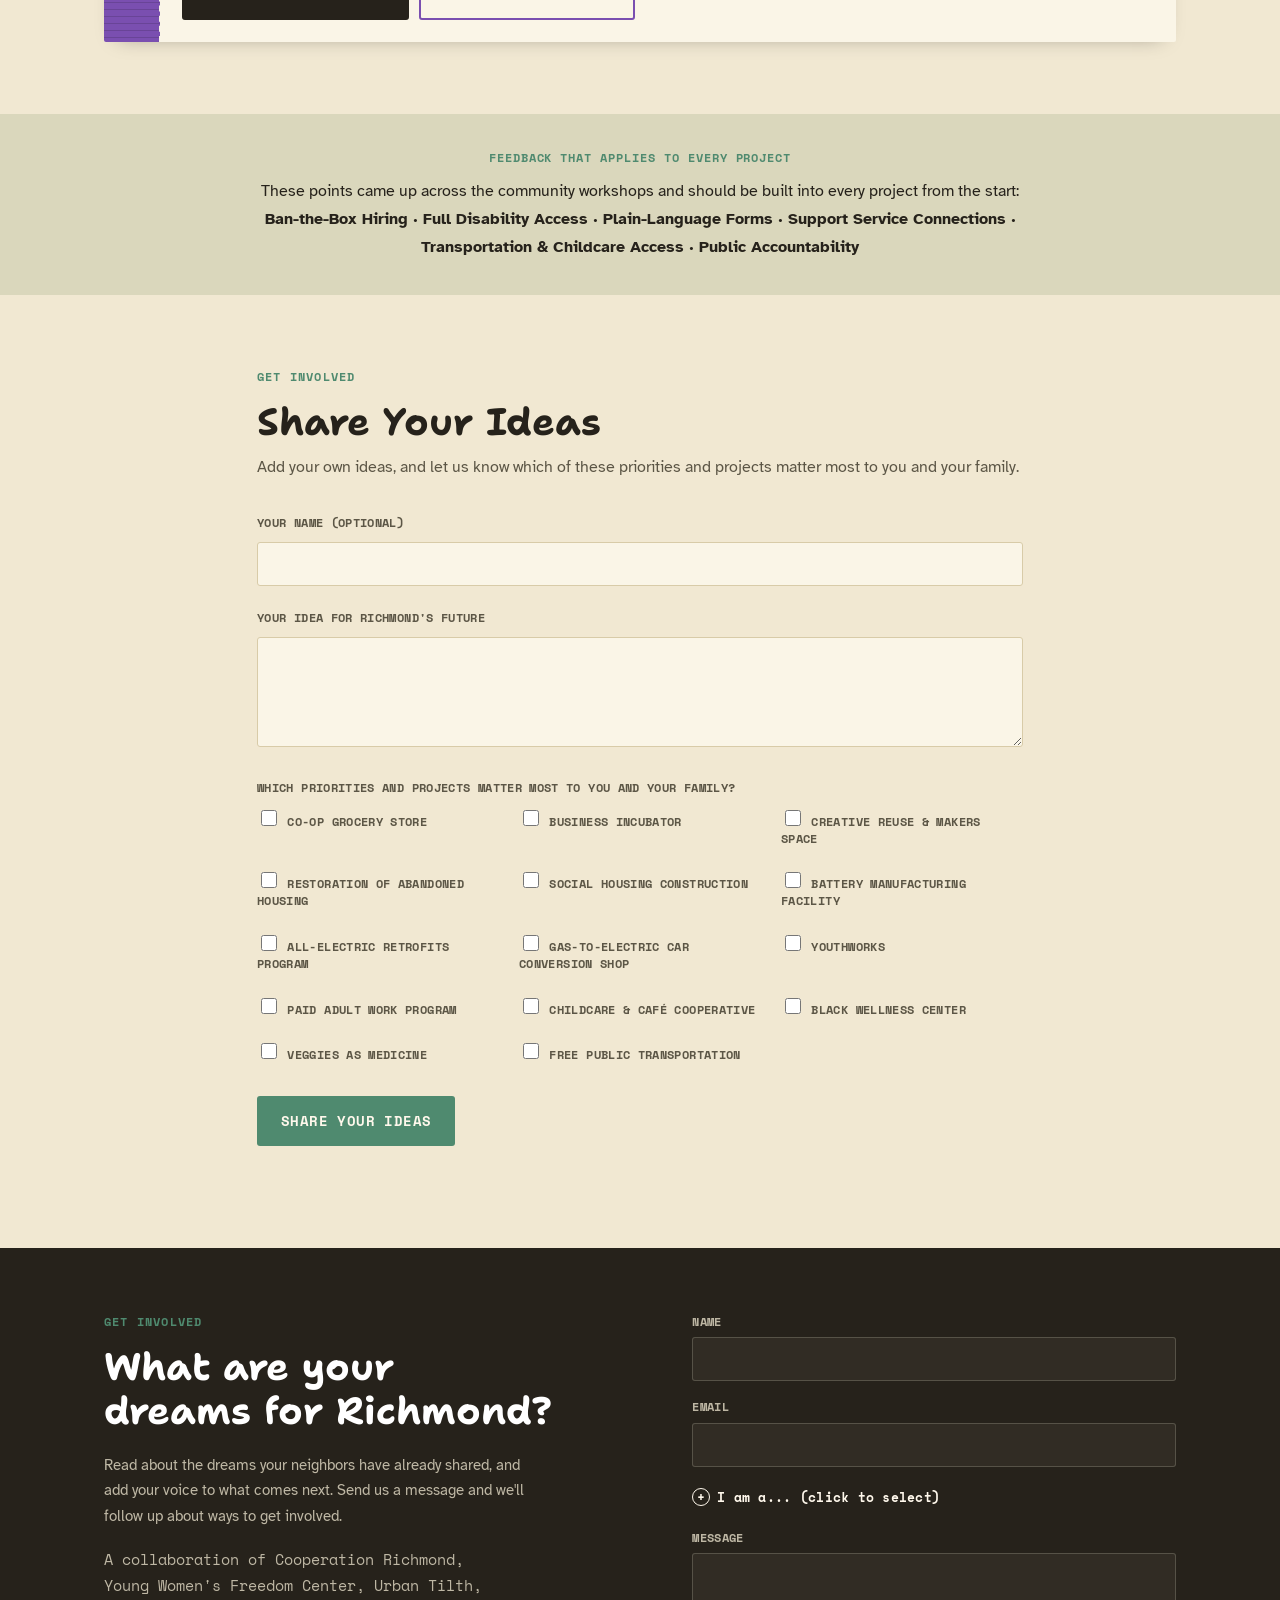
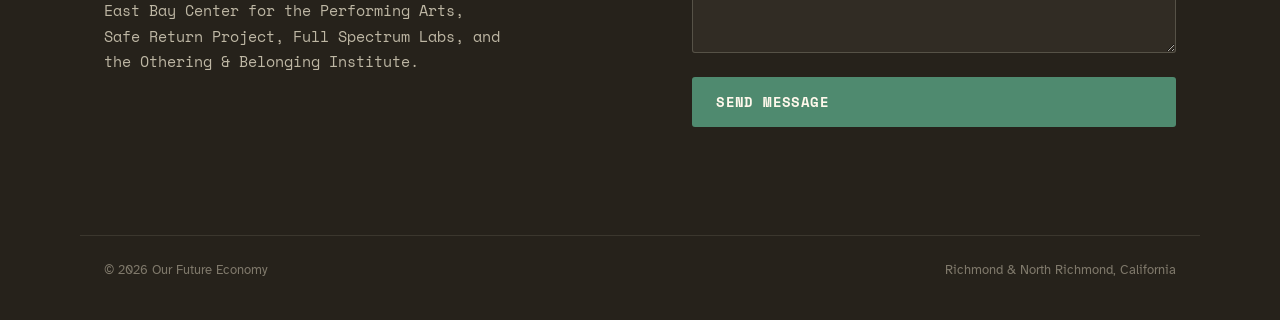
<file: priorities-projects.html>
<!DOCTYPE html>
<html lang="en">
<head>
<meta charset="UTF-8">
<meta name="viewport" content="width=device-width, initial-scale=1.0">
<title>Priorities &amp; Projects — Our Future Economy</title>
<meta name="description" content="14 priority projects identified through community workshops and existing plans — practical building blocks for a just, thriving, fossil-fuel-free Richmond economy.">

<link rel="preconnect" href="https://fonts.googleapis.com">
<link rel="preconnect" href="https://fonts.gstatic.com" crossorigin>
<link href="https://fonts.googleapis.com/css2?family=Shantell+Sans:wght@400;600;700&family=Space+Mono:wght@400;700&family=Atkinson+Hyperlegible:wght@400;700&display=swap" rel="stylesheet">
<link rel="stylesheet" href="css/style.css">
</head>
<body class="page-projects has-sidebar-toc">
<a class="skip-link" href="#main">Skip to main content</a>

<header class="site-nav">
  <div class="wrap">
    <a class="logo" href="index.html">Our Future Economy<span class="logo-sub">Richmond, California</span></a>
    <button class="nav-toggle" type="button" aria-expanded="false" aria-controls="primary-nav">Menu</button>
    <ul class="nav-links" id="primary-nav">
      <li><a href="index.html">Home</a></li>
      <li><a href="about.html">About</a></li>
      <li><a href="vision.html">Vision</a></li>
      <li><a href="richmonds-story.html">Richmond's Story</a></li>
      <li><a href="priorities-projects.html" aria-current="page">Priorities &amp; Projects</a></li>
      <li><a href="just-transition-plans.html">Just Transition Plans</a></li>
      <li><a href="possible-pathways.html">Possible Pathways</a></li>
      <li class="nav-dropdown">
        <button class="nav-dropdown-toggle" type="button" aria-expanded="false">On This Page</button>
        <ul class="nav-dropdown-menu">
          <li><a href="#community-voices">Watch</a></li>
          <li><a href="#priority-projects">14 Priority Projects</a></li>
          <li><a href="#share-your-ideas">Share Your Ideas</a></li>
          <li><a href="#contact">Get Involved</a></li>
        </ul>
      </li>
    </ul>
  </div>
</header>

<main id="main">

  <nav class="page-toc-sidebar" aria-label="On this page">
    <!-- <div class="page-toc-sidebar-inner"> -->
      <div class="page-toc-sidebar-eyebrow">On This Page</div>
      <ul class="page-toc-sidebar-list">
        <li><a href="#community-voices">Watch</a></li>
        <li><a href="#priority-projects">14 Priority Projects</a></li>
        <li><a href="#share-your-ideas">Share Your Ideas</a></li>
      </ul>
    <!-- </div> -->
  </nav>

  <section class="page-header page-header-projects">
    <div class="wrap">
      <div class="page-kicker">14 Priority Projects</div>
      <img class="title-card" src="assets/images/Projects and Priorities/projects_title-cropped.png" alt="Priorities &amp; Projects">
    </div>
  </section>

  <section>
    <div class="section-narrow">
      <div class="lede-copy">
        <p class="emphasis">Community workshops and existing city and regional plans identified 14 priority projects that could help build a just, thriving, and fossil-fuel-free Richmond economy.</p>
        <p>These projects are practical building blocks for the future residents have described: good jobs, community ownership, healthy neighborhoods, affordable housing, clean energy, and opportunities for people who have historically been excluded.</p>
        <p>Project plans will continue to change as community needs, partnerships, funding, and conditions evolve. For the latest information about a project's status and funding needs, follow its "Current Status &amp; Funding" link to its profile on <a href="https://www.blueprintcollaborative.org/" target="_blank" rel="noopener">Blueprint</a>.</p>
      </div>

      <details class="disclosure">
        <summary>How were these projects chosen?</summary>
        <div class="disclosure-body">
          <p>Setting priorities for Richmond's future economy means bringing together four essential elements:</p>
          <ul>
            <li>What residents and workers need now</li>
            <li>Residents' dreams and aspirations for Richmond's future economy</li>
            <li>What capacity already exists to plan and support projects</li>
            <li>What additional resources, partnerships, and expertise are needed to carry them out</li>
          </ul>
          <p>No single group holds all of this knowledge, expertise, and lived experience. Residents most affected by pollution, displacement, discrimination, low wages, and other failures of the current economy understand the community's needs best. Many Richmond adults and elders also carry important knowledge about previous eras in the city's history, including city programs and initiatives that did respond to residents' needs.</p>
          <p>Planning projects is only one part of transforming Richmond's economy. Carrying them out requires people who understand the systems that make projects possible — planners in government, community organizations, and businesses who bring knowledge of policies, funding, governance, land use, and coordination, alongside workers, business owners, researchers, and project partners who bring practical knowledge about what it takes to launch, operate, and sustain the work.</p>
          <p>That is why Our Future Economy combines research, community planning, and creative activities to identify priorities. We also asked a larger question: <strong>how do we plan for an economy we have never experienced?</strong> Imagining a Richmond that is free from fossil fuels and supports the well-being of all workers and residents requires more than solving today's problems — it requires radical imagination, the ability to picture a future beyond the limits of the economy we know now.</p>
          <p>Through visualization, participatory theater, community discussion, and examples from other places, residents explored what that future could look like and what projects could help build it. Projects that matched the priorities raised in workshops were brought back to residents for discussion, feedback, and prioritization. The result is a set of projects that connects community visions with existing plans and real opportunities for action.</p>
          <p><strong>A community-strengthening process:</strong> the projects presented here are not owned by Our Future Economy. Most were first imagined, planned, or advanced by other community leaders, organizations, agencies, and residents. Our role is to help bring information together, strengthen community participation, connect related efforts, and build greater support for projects that can benefit Richmond residents. This list is a snapshot of the ideas and priorities that emerged through the planning process — the projects will continue to evolve as plans are refined and community needs change.</p>
        </div>
      </details>
    </div>
  </section>

  <section id="community-voices">
    <div class="wrap">
      <div class="eyebrow">Watch</div>
      <h2>Richmond Residents in Their Own Words</h2>
      <p style="max-width:70ch; color:var(--sub); font-size:16px; margin:-8px 0 20px;">In community interviews, residents introduced themselves and named the real solutions Richmond's economy needs investment in.</p>
      <div class="videos">
        <div>
          <div class="video-frame video-frame-photo">
            <img src="assets/images/Projects and Priorities/who_i_am_interview.png" alt="Richmond resident answering &quot;Who I am is...&quot; during a community interview" loading="lazy">
            <span class="play-badge" aria-hidden="true">&#9654;</span>
          </div>
          <p class="video-title">Community Interview: Who I Am</p>
        </div>
        <div>
          <div class="video-frame video-frame-photo">
            <img src="assets/images/Projects and Priorities/solution_interview.png" alt="Richmond resident answering &quot;A real solution that needs investment is...&quot; during a community interview" loading="lazy">
            <span class="play-badge" aria-hidden="true">&#9654;</span>
          </div>
          <p class="video-title">Community Interview: A Real Solution That Needs Investment</p>
        </div>
      </div>
    </div>
  </section>

  <section id="priority-projects">
    <div class="wrap">
      <div class="eyebrow">The Projects</div>
      <h2>14 Priority Projects</h2>
      <p style="max-width:75ch; color:var(--sub); font-size:16px; margin:-8px 0 20px;">Click “Read the Full Story” on any project to learn what it is, how it helps, what’s happening now, who’s involved, and how you can get involved. The colored tab on each card shows which priority area it falls under:</p>

      <div class="bucket-legend">
        <a href="#bucket-ownership" class="bucket-ownership">Ownership &amp; Business</a>
        <a href="#bucket-housing" class="bucket-housing">Housing</a>
        <a href="#bucket-green" class="bucket-green">Green Jobs &amp; Industry</a>
        <a href="#bucket-workforce" class="bucket-workforce">Workforce &amp; Youth</a>
        <a href="#bucket-health" class="bucket-health">Health &amp; Wellness</a>
        <a href="#bucket-transportation" class="bucket-transportation">Transportation</a>
      </div>

      <!-- ============ Ownership & Business ============ -->
      <div class="bucket-section bucket-ownership" id="bucket-ownership">
        <div class="bucket-section-header">
          <span class="bucket-dot"></span>
          <h3>Ownership &amp; Business</h3>
          <span class="bucket-section-count">4 Projects</span>
        </div>
        <div class="project-grid">

          <!-- 1. Cooperative Grocery Stores -->
          <div class="ticket-card bucket-ownership" id="cooperative-grocery-store">
            <div class="ticket-stub"><span>Ownership &amp; Business</span></div>
            <div class="ticket-body">
              <h3>Cooperative Grocery Stores</h3>
              <p class="desc">Community-owned grocery stores bring fresh, affordable, culturally relevant food, clean indoor air, and good local jobs to Richmond neighborhoods. Workers and residents own the stores, share in decisions and profits, and build community wealth.</p>
              <div class="ticket-chips"><span>Community Ownership</span><span>Good Jobs</span><span>Fresh Food</span><span>Cleaner Air</span></div>
              <p class="ticket-footer">Supported by: <b>North Richmond Quality of Life Plan</b>, <b>Richmond Green &amp; Blue New Deal</b></p>
              <div class="ticket-actions">
                <button class="btn btn-outline" type="button" data-open="modal-grocery" aria-haspopup="dialog">Read the Full Story</button>
                <a class="btn btn-accent-outline" href="https://investor.blueprintcollaborative.org/public/cooperation-richmond/North%20Richmond%20Coop%20Grocery%20Store" target="_blank" rel="noopener">Status &amp; Funding</a>
              </div>
            </div>
          </div>

          <!-- 2. Cooperative Business Incubator and Loan Program -->
          <div class="ticket-card bucket-ownership" id="cooperative-business-incubator">
            <div class="ticket-stub"><span>Ownership &amp; Business</span></div>
            <div class="ticket-body">
              <h3>Cooperative Business Incubator &amp; Loan Program</h3>
              <p class="desc">Helps Richmond residents turn business ideas into worker-owned businesses, with training, legal and financial support, and access to grants or low-cost loans.</p>
              <div class="ticket-chips"><span>Worker Ownership</span><span>Good Jobs</span><span>Local Businesses</span><span>Training &amp; Funding</span></div>
              <p class="ticket-footer">Supported by: <b>Richmond Green Blue New Deal</b>, <b>Public Benefits Development Authority Proposal</b>, <b>North Richmond Quality of Life Plan</b>, <b>Bay Area Jobs First</b>, <b>Contra Costa Refinery Transition Partnership</b>, <b>Richmond Rising</b>, <b>Richmond General Plan</b></p>
              <div class="ticket-actions">
                <button class="btn btn-outline" type="button" data-open="modal-incubator" aria-haspopup="dialog">Read the Full Story</button>
                <a class="btn btn-accent-outline" href="https://www.blueprintcollaborative.org/" target="_blank" rel="noopener">Status &amp; Funding</a>
              </div>
            </div>
          </div>

          <!-- 7. Creative Reuse and Maker Space -->
          <div class="ticket-card bucket-ownership" id="creative-reuse-and-maker-space">
            <div class="ticket-stub"><span>Ownership &amp; Business</span></div>
            <div class="ticket-body">
              <h3>Creative Reuse &amp; Maker Space</h3>
              <p class="desc">Keeps useful materials out of the landfill and turns them into furniture, art, and other products, while giving formerly incarcerated residents training and support to start green businesses.</p>
              <div class="ticket-chips"><span>Jobs &amp; Business</span><span>Less Waste</span><span>Creative Skills</span><span>Reentry Support</span></div>
              <p class="ticket-footer">Supported by: <b>Richmond Green Blue New Deal</b>, <b>Contra Costa Refinery Transition Partnership</b>, <b>Bay Area Jobs First</b>, <b>Richmond General Plan</b>, <b>North Richmond Quality of Life Plan</b></p>
              <div class="ticket-actions">
                <button class="btn btn-outline" type="button" data-open="modal-maker-space" aria-haspopup="dialog">Read the Full Story</button>
                <a class="btn btn-accent-outline" href="https://www.blueprintcollaborative.org/" target="_blank" rel="noopener">Status &amp; Funding</a>
              </div>
            </div>
          </div>

          <!-- 10. Childcare and Cafe Cooperative -->
          <div class="ticket-card bucket-ownership" id="childcare-and-cafe-cooperative">
            <div class="ticket-stub"><span>Ownership &amp; Business</span></div>
            <div class="ticket-body">
              <h3>Childcare &amp; Caf&eacute; Cooperative</h3>
              <p class="desc">A worker-owned childcare center and caf&eacute; provide affordable childcare, food, and good local jobs in one shared space, supporting parents who work nights or changing schedules.</p>
              <div class="ticket-chips"><span>Affordable Childcare</span><span>Worker Ownership</span><span>Food &amp; Caf&eacute;</span><span>Family Support</span></div>
              <p class="ticket-footer">Supported by: <b>Bay Area Jobs First</b>, <b>Richmond General Plan</b>, <b>Health Equity Report Card</b>, <b>Health in All Policies</b>, <b>North Richmond Quality of Life Plan</b></p>
              <div class="ticket-actions">
                <button class="btn btn-outline" type="button" data-open="modal-childcare" aria-haspopup="dialog">Read the Full Story</button>
                <a class="btn btn-accent-outline" href="https://www.blueprintcollaborative.org/" target="_blank" rel="noopener">Status &amp; Funding</a>
              </div>
            </div>
          </div>

        </div>
      </div>

      <!-- ============ Housing ============ -->
      <div class="bucket-section bucket-housing" id="bucket-housing">
        <div class="bucket-section-header">
          <span class="bucket-dot"></span>
          <h3>Housing</h3>
          <span class="bucket-section-count">2 Projects</span>
        </div>
        <div class="project-grid">

          <!-- 3. Restoration of Abandoned Housing -->
          <div class="ticket-card bucket-housing" id="restoration-of-abandoned-housing">
            <div class="ticket-stub"><span>Housing</span></div>
            <div class="ticket-body">
              <h3>Restoration of Abandoned Housing</h3>
              <p class="desc">Restores abandoned homes and makes them permanently affordable for Richmond residents, while local workers gain construction skills and paths to homeownership and union careers.</p>
              <div class="ticket-chips"><span>Affordable Homes</span><span>Construction Jobs</span><span>Right to Return</span><span>Safer Neighborhoods</span></div>
              <p class="ticket-footer">Supported by: <b>North Richmond Quality of Life Plan</b>, <b>Richmond General Plan Housing Element</b>, <b>Public Benefits Development Authority Proposal</b>, <b>Contra Costa Refinery Transition Partnership</b>, <b>Richmond Rising</b>, <b>Health in All Policies</b></p>
              <div class="ticket-actions">
                <button class="btn btn-outline" type="button" data-open="modal-housing-restore" aria-haspopup="dialog">Read the Full Story</button>
                <a class="btn btn-accent-outline" href="https://www.blueprintcollaborative.org/" target="_blank" rel="noopener">Status &amp; Funding</a>
              </div>
            </div>
          </div>

          <!-- 4. Social Housing -->
          <div class="ticket-card bucket-housing" id="social-housing-construction">
            <div class="ticket-stub"><span>Housing</span></div>
            <div class="ticket-body">
              <h3>Social Housing</h3>
              <p class="desc">Creates permanently affordable homes for people with low and moderate incomes — rent stays connected to what residents can afford, and people can stay even if their income rises.</p>
              <div class="ticket-chips"><span>Affordable Housing</span><span>Displacement Protection</span><span>All Income Levels</span><span>Resident Support</span></div>
              <p class="ticket-footer">Supported by: <b>Richmond General Plan</b>, <b>Public Benefits Development Authority Proposal</b>, <b>Contra Costa Refinery Transition Partnership</b>, <b>North Richmond Quality of Life Plan</b>, <b>Richmond Rising</b>, <b>Health in All Policies</b></p>
              <div class="ticket-actions">
                <button class="btn btn-outline" type="button" data-open="modal-social-housing" aria-haspopup="dialog">Read the Full Story</button>
                <a class="btn btn-accent-outline" href="https://www.blueprintcollaborative.org/" target="_blank" rel="noopener">Status &amp; Funding</a>
              </div>
            </div>
          </div>

        </div>
      </div>

      <!-- ============ Green Jobs & Industry ============ -->
      <div class="bucket-section bucket-green" id="bucket-green">
        <div class="bucket-section-header">
          <span class="bucket-dot"></span>
          <h3>Green Jobs &amp; Industry</h3>
          <span class="bucket-section-count">3 Projects</span>
        </div>
        <div class="project-grid">

          <!-- 5. Battery Manufacturing -->
          <div class="ticket-card bucket-green" id="battery-manufacturing">
            <div class="ticket-stub"><span>Green Jobs &amp; Industry</span></div>
            <div class="ticket-body">
              <h3>Battery Manufacturing</h3>
              <p class="desc">Brings a growing clean-energy industry to Richmond — local factories creating living-wage jobs while making batteries for electric cars, bikes, appliances, and other technologies.</p>
              <div class="ticket-chips"><span>Green Jobs</span><span>Cleaner Energy</span><span>Local Industry</span><span>Worker Safety</span></div>
              <p class="ticket-footer">Supported by: <b>Richmond Green Blue New Deal</b>, <b>Contra Costa Refinery Transition Partnership</b>, <b>Bay Area Jobs First</b>, <b>EBMUD Climate Action Plan</b>, <b>Richmond General Plan</b></p>
              <div class="ticket-actions">
                <button class="btn btn-outline" type="button" data-open="modal-battery" aria-haspopup="dialog">Read the Full Story</button>
                <a class="btn btn-accent-outline" href="https://www.blueprintcollaborative.org/" target="_blank" rel="noopener">Status &amp; Funding</a>
              </div>
            </div>
          </div>

          <!-- 6. All-Electric Building Retrofits -->
          <div class="ticket-card bucket-green" id="all-electric-retrofits">
            <div class="ticket-stub"><span>Green Jobs &amp; Industry</span></div>
            <div class="ticket-body">
              <h3>All-Electric Building Retrofits</h3>
              <p class="desc">Local workers replace gas-powered appliances with electric ones and improve insulation in Richmond homes — creating good jobs, improving indoor air, and lowering energy bills.</p>
              <div class="ticket-chips"><span>Cleaner Indoor Air</span><span>Lower Fossil-Fuel Use</span><span>Green Jobs</span><span>Energy Savings</span></div>
              <p class="ticket-footer">Supported by: <b>Richmond Green Blue New Deal</b>, <b>EBMUD Climate Action Plan</b>, <b>Bay Area Jobs First</b>, <b>Richmond Rising</b>, <b>Climate Smart Cities Richmond</b>, <b>Public Benefits Development Authority Proposal</b></p>
              <div class="ticket-actions">
                <button class="btn btn-outline" type="button" data-open="modal-retrofits" aria-haspopup="dialog">Read the Full Story</button>
                <a class="btn btn-accent-outline" href="https://www.blueprintcollaborative.org/" target="_blank" rel="noopener">Status &amp; Funding</a>
              </div>
            </div>
          </div>

          <!-- 14. Conversion of Gas to Electric Cars -->
          <div class="ticket-card bucket-green" id="gas-to-electric-car-conversion">
            <div class="ticket-stamp">Looking for<br>Project Lead</div>
            <div class="ticket-stub"><span>Green Jobs &amp; Industry</span></div>
            <div class="ticket-body">
              <h3>Conversion of Gas to Electric Cars</h3>
              <p class="desc">Local mechanics convert gas-powered cars into electric vehicles, lowering fossil-fuel use, creating skilled local jobs, and helping lower-income residents keep and upgrade the cars they already own.</p>
              <div class="ticket-chips"><span>Fossil-Fuel-Free Cars</span><span>Lower Driving Costs</span><span>Cleaner Air</span></div>
              <p class="ticket-footer">Supported by: <b>Richmond Green Blue New Deal</b>, <b>Bay Area Jobs First</b>, <b>Contra Costa Refinery Transition Partnership</b>, <b>EBMUD Climate Action Plan</b>, <b>Richmond Rising</b>, <b>Richmond General Plan</b>, <b>Climate Smart Cities Richmond</b></p>
              <div class="ticket-actions">
                <button class="btn btn-outline" type="button" data-open="modal-ev-conversion" aria-haspopup="dialog">Read the Full Story</button>
                <a class="btn btn-accent-outline" href="https://www.blueprintcollaborative.org/" target="_blank" rel="noopener">Status &amp; Funding</a>
              </div>
            </div>
          </div>

        </div>
      </div>

      <!-- ============ Workforce & Youth ============ -->
      <div class="bucket-section bucket-workforce" id="bucket-workforce">
        <div class="bucket-section-header">
          <span class="bucket-dot"></span>
          <h3>Workforce &amp; Youth</h3>
          <span class="bucket-section-count">2 Projects</span>
        </div>
        <div class="project-grid">

          <!-- 8. YouthWorks -->
          <div class="ticket-card bucket-workforce" id="youthworks">
            <div class="ticket-stub"><span>Workforce &amp; Youth</span></div>
            <div class="ticket-body">
              <h3>Richmond YouthWorks</h3>
              <p class="desc">Gives young people paid work experience at local businesses, nonprofits, and public agencies. Expanding the program would let more youth work longer, explore green careers, and find permanent jobs.</p>
              <div class="ticket-chips"><span>Paid Youth Jobs</span><span>Work Experience</span><span>Career Training</span><span>Employer Support</span></div>
              <p class="ticket-footer">Supported by: <b>Richmond Green Blue New Deal</b>, <b>Bay Area Jobs First</b>, <b>Richmond Rising</b>, <b>Richmond General Plan</b>, <b>Health Equity Report Card</b>, <b>Health in All Policies</b>, <b>Contra Costa Refinery Transition Partnership</b>, <b>North Richmond Quality of Life Plan</b></p>
              <div class="ticket-actions">
                <button class="btn btn-outline" type="button" data-open="modal-youthworks" aria-haspopup="dialog">Read the Full Story</button>
                <a class="btn btn-accent-outline" href="https://www.blueprintcollaborative.org/" target="_blank" rel="noopener">Status &amp; Funding</a>
              </div>
            </div>
          </div>

          <!-- 9. Paid Work Program for Adults -->
          <div class="ticket-card bucket-workforce" id="paid-work-program-adults">
            <div class="ticket-stub"><span>Workforce &amp; Youth</span></div>
            <div class="ticket-body">
              <h3>Paid Work Program for Adults</h3>
              <p class="desc">Gives Richmond residents six months of paid experience at local businesses, nonprofits, or public agencies, focused on adults who face barriers to employment, including people returning from incarceration.</p>
              <div class="ticket-chips"><span>Paid Adult Jobs</span><span>Work Experience</span><span>Reentry Support</span><span>Employer Support</span></div>
              <p class="ticket-footer">Supported by: <b>Richmond Green Blue New Deal</b>, <b>Bay Area Jobs First</b>, <b>Contra Costa Refinery Transition Partnership</b>, <b>Richmond General Plan</b>, <b>Richmond Rising</b>, <b>Health Equity Report Card</b>, <b>Health in All Policies</b></p>
              <div class="ticket-actions">
                <button class="btn btn-outline" type="button" data-open="modal-adult-work" aria-haspopup="dialog">Read the Full Story</button>
                <a class="btn btn-accent-outline" href="https://www.blueprintcollaborative.org/" target="_blank" rel="noopener">Status &amp; Funding</a>
              </div>
            </div>
          </div>

        </div>
      </div>

      <!-- ============ Health & Wellness ============ -->
      <div class="bucket-section bucket-health" id="bucket-health">
        <div class="bucket-section-header">
          <span class="bucket-dot"></span>
          <h3>Health &amp; Wellness</h3>
          <span class="bucket-section-count">2 Projects</span>
        </div>
        <div class="project-grid">

          <!-- 11. Black Wellness Center -->
          <div class="ticket-card bucket-health" id="black-wellness-center">
            <div class="ticket-stub"><span>Health &amp; Wellness</span></div>
            <div class="ticket-body">
              <h3>Black Wellness Center</h3>
              <p class="desc">A safe, Black-led space for mental, physical, emotional, and financial well-being, where Black residents guide the services, partnerships, and use of resources.</p>
              <div class="ticket-chips"><span>Black-Led Wellness</span><span>Mental &amp; Physical Health</span><span>Community Power</span><span>Elder &amp; Reentry Support</span></div>
              <p class="ticket-footer">Supported by: <b>Richmond General Plan</b>, <b>Health Equity Report Card</b>, <b>Health in All Policies</b>, <b>Richmond Rising</b>, <b>North Richmond Quality of Life Plan</b></p>
              <div class="ticket-actions">
                <button class="btn btn-outline" type="button" data-open="modal-wellness" aria-haspopup="dialog">Read the Full Story</button>
                <a class="btn btn-accent-outline" href="https://www.blueprintcollaborative.org/" target="_blank" rel="noopener">Status &amp; Funding</a>
              </div>
            </div>
          </div>

          <!-- 12. Veggies as Medicine -->
          <div class="ticket-card bucket-health" id="veggies-as-medicine">
            <div class="ticket-stub"><span>Health &amp; Wellness</span></div>
            <div class="ticket-body">
              <h3>Veggies as Medicine</h3>
              <p class="desc">VeggieRx provides free or low-cost fresh produce, cooking support, and nutrition education to Richmond residents, while creating paid community jobs and buying food from local farmers.</p>
              <div class="ticket-chips"><span>Healthy Food</span><span>Nutrition Education</span><span>Paid Youth Jobs</span><span>Local Farmer Support</span></div>
              <p class="ticket-footer">Supported by: <b>Richmond Rising</b>, <b>Health Equity Report Card</b>, <b>Health in All Policies</b>, <b>Richmond General Plan</b>, <b>North Richmond Quality of Life Plan</b></p>
              <div class="ticket-actions">
                <button class="btn btn-outline" type="button" data-open="modal-veggierx" aria-haspopup="dialog">Read the Full Story</button>
                <a class="btn btn-accent-outline" href="https://www.blueprintcollaborative.org/" target="_blank" rel="noopener">Status &amp; Funding</a>
              </div>
            </div>
          </div>

        </div>
      </div>

      <!-- ============ Transportation ============ -->
      <div class="bucket-section bucket-transportation" id="bucket-transportation">
        <div class="bucket-section-header">
          <span class="bucket-dot"></span>
          <h3>Transportation</h3>
          <span class="bucket-section-count">1 Project</span>
          <img class="bucket-section-art" src="assets/images/Projects and Priorities/other biker-cropped.png" alt="A hand-drawn illustration of a resident riding a bicycle.">
        </div>
        <div class="project-grid">

          <!-- 13. Free Public Transportation -->
          <div class="ticket-card bucket-transportation" id="free-public-transportation">
            <div class="ticket-stamp">Looking for<br>Project Lead</div>
            <div class="ticket-stub"><span>Transportation</span></div>
            <div class="ticket-body">
              <h3>Free Public Transportation</h3>
              <p class="desc">Lets Richmond residents ride buses or local shuttles without paying a fare — saving families money, speeding up trips, and reducing car use and air pollution.</p>
              <div class="ticket-chips"><span>Free Rides</span><span>Faster Service</span><span>Better Access</span><span>Cleaner Air</span></div>
              <p class="ticket-footer">Supported by: <b>Richmond Pedestrian Plan</b>, <b>Richmond Bike Master Plan</b>, <b>Richmond Rising</b>, <b>Richmond General Plan</b>, <b>Climate Smart Cities Richmond</b></p>
              <div class="ticket-actions">
                <button class="btn btn-outline" type="button" data-open="modal-transit" aria-haspopup="dialog">Read the Full Story</button>
                <a class="btn btn-accent-outline" href="https://www.blueprintcollaborative.org/" target="_blank" rel="noopener">Status &amp; Funding</a>
              </div>
            </div>
          </div>

        </div>
      </div>

    </div>
  </section>

  <!-- ===================== MODALS ===================== -->

  <div class="modal-backdrop" id="modal-grocery" role="dialog" aria-modal="true" aria-labelledby="modal-grocery-title">
    <div class="ticket-modal bucket-ownership">
      <button class="modal-close" type="button" data-close aria-label="Close">&times;</button>
      <div class="ticket-modal-scroll">
        <div class="ticket-modal-banner"><div class="kicker">Ownership &amp; Business</div><h2 id="modal-grocery-title">Cooperative Grocery Stores</h2></div>
        <div class="ticket-modal-body">
          <div class="modal-section" style="margin-top:0;">
            <div class="modal-section-label">What Is the Project?</div>
            <p>Community-owned grocery stores are opening in Richmond neighborhoods that need better access to healthy food. These stores sell fresh, affordable, and culturally familiar foods while creating good local jobs.</p>
            <p>Workers, shoppers, or both own the stores and help make important decisions. Cooperation Richmond is developing a 3,100-square-foot cooperative grocery store in North Richmond, and residents have called for more stores in other parts of Richmond.</p>
          </div>
          <div class="modal-section">
            <div class="modal-section-label">How Does It Help the Community?</div>
            <div class="item-list">
              <div class="item-row"><div class="item-label">Community ownership</div><div class="item-body">Workers and shoppers help own the store and decide how it operates. This keeps more money and decision-making power in the community.</div></div>
              <div class="item-row"><div class="item-label">Good local jobs</div><div class="item-body">Workers earn fair wages, share in the store's success, and build ownership. A six-month paid training program helps people prepare to become worker-owners.</div></div>
              <div class="item-row"><div class="item-label">Fresh, affordable food</div><div class="item-body">Residents can buy affordable, fresh produce and foods that reflect Richmond's many cultures — including from Urban Tilth's North Richmond Farm.</div></div>
              <div class="item-row"><div class="item-label">Cleaner air</div><div class="item-body">The store could install strong air filters to provide a safer indoor space during wildfire smoke and periods of heavy pollution.</div></div>
              <div class="item-row"><div class="item-label">Less travel for groceries</div><div class="item-body">A neighborhood grocery store saves residents time and transportation costs. It also reduces driving, air pollution, and fossil-fuel use.</div></div>
            </div>
          </div>
          <div class="modal-section">
            <div class="modal-section-label">What's Happening Now?</div>
            <p>Project partners are planning the store, studying what local shoppers need, and designing how community ownership will work. They are also hiring an operations manager, securing the store site, raising money for construction and equipment, preparing a paid worker-owner training program, and planning the store's food and product selection.</p>
          </div>
          <div class="modal-section">
            <div class="modal-section-label">Who's Working On It?</div>
            <div class="item-list">
              <div class="credit-row"><span class="credit-org">Cooperation Richmond</span><span class="credit-role">Project lead</span></div>
              <div class="credit-row"><span class="credit-org">Urban Tilth</span><span class="credit-role">Local produce partner</span></div>
              <div class="credit-row"><span class="credit-org">Mandela Grocery Cooperative</span><span class="credit-role">Cooperative training partner</span></div>
              <div class="credit-row"><span class="credit-org">Community Housing Development Corp.</span><span class="credit-role">Construction &amp; development</span></div>
              <div class="credit-row"><span class="credit-org">Safe Return Project</span><span class="credit-role">Community accountability</span></div>
              <div class="credit-row"><span class="credit-org">Richmond LAND</span><span class="credit-role">Community accountability</span></div>
            </div>
          </div>
          <div class="modal-section">
            <div class="modal-section-label">What's Still Needed?</div>
            <p>More funding to cover construction, equipment, food inventory, training, and fair wages. Partners also need to complete agreements, strengthen coordination, and purchase refrigeration and clean-air equipment.</p>
          </div>
          <div class="modal-section">
            <div class="modal-section-label">How Can You Help?</div>
            <p>Spread the word about the store and upcoming fundraising efforts. Residents can also ask local and regional leaders to provide public funding for the project.</p>
          </div>
        </div>
      </div>
      <div class="ticket-modal-footer">
        <div class="ticket-modal-footer-row">
          <div class="contact-block">
            <div class="contact-label">Contact</div>
            <div class="contact-name">Briana Sidney</div>
            <div class="contact-title">Director, Cooperation Richmond</div>
            <div class="contact-email"><a href="mailto:info@cooperationrichmond.org">info@cooperationrichmond.org</a></div>
          </div>
          <a class="btn btn-accent-outline" href="https://investor.blueprintcollaborative.org/public/cooperation-richmond/North%20Richmond%20Coop%20Grocery%20Store" target="_blank" rel="noopener">Current Status &amp; Funding</a>
        </div>
      </div>
    </div>
  </div>

  <div class="modal-backdrop" id="modal-incubator" role="dialog" aria-modal="true" aria-labelledby="modal-incubator-title">
    <div class="ticket-modal bucket-ownership">
      <button class="modal-close" type="button" data-close aria-label="Close">&times;</button>
      <div class="ticket-modal-scroll">
        <div class="ticket-modal-banner"><div class="kicker">Ownership &amp; Business</div><h2 id="modal-incubator-title">Cooperative Business Incubator &amp; Loan Program</h2></div>
        <div class="ticket-modal-body">
          <div class="modal-section" style="margin-top:0;">
            <div class="modal-section-label">What Is the Project?</div>
            <p>The Cooperative Business Incubator helps Richmond residents start worker-owned businesses. It gives entrepreneurs training and support with business plans, legal paperwork, finances, and daily operations.</p>
            <p>Cooperation Richmond plans to work with five Richmond entrepreneurs or small businesses that want to become cooperatives. A related loan program could offer grants and low-interest loans, and could also create ways for Richmond residents to invest in local businesses.</p>
          </div>
          <div class="modal-section">
            <div class="modal-section-label">How Does It Help the Community?</div>
            <div class="item-list">
              <div class="item-row"><div class="item-label">Worker ownership</div><div class="item-body">Workers help own the business, share in profits, and vote on major decisions.</div></div>
              <div class="item-row"><div class="item-label">Good jobs and shared wealth</div><div class="item-body">Residents can move from unstable or low-paid work into ownership and build long-term wealth.</div></div>
              <div class="item-row"><div class="item-label">Money stays in Richmond</div><div class="item-body">Locally owned businesses keep more money moving through Richmond instead of sending profits to large companies outside the city.</div></div>
              <div class="item-row"><div class="item-label">Fair and safe workplaces</div><div class="item-body">Workers have a direct say in wages, safety, schedules, and how the business operates.</div></div>
            </div>
          </div>
          <div class="modal-section">
            <div class="modal-section-label">What's Happening Now?</div>
            <p>Project partners are recruiting the first group of five entrepreneurs and creating the training program. The current plan includes basic cooperative training, help with business plans and legal registration, and access to funding for new business launches.</p>
          </div>
          <div class="modal-section">
            <div class="modal-section-label">Who's Working On It?</div>
            <div class="item-list">
              <div class="credit-row"><span class="credit-org">Cooperation Richmond</span><span class="credit-role">Project lead</span></div>
              <div class="credit-row"><span class="credit-org">CoBiz</span><span class="credit-role">Entrepreneur referrals</span></div>
              <div class="credit-row"><span class="credit-org">Sister Soar</span><span class="credit-role">Entrepreneur referrals</span></div>
              <div class="credit-row"><span class="credit-org">Safe Return Project</span><span class="credit-role">Entrepreneur referrals</span></div>
              <div class="credit-row"><span class="credit-org">Seed Commons</span><span class="credit-role">Loan &amp; financial partner</span></div>
              <div class="credit-row"><span class="credit-org">Democracy at Work Institute</span><span class="credit-role">Training partner</span></div>
            </div>
          </div>
          <div class="modal-section">
            <div class="modal-section-label">What's Still Needed?</div>
            <p>About $200,000 for training, legal costs, technical help, and payments for participants. The project also needs mentors, a final focus for the first group of businesses, and a clear application process.</p>
          </div>
          <div class="modal-section">
            <div class="modal-section-label">How Can You Help?</div>
            <p>Help identify Richmond entrepreneurs and small-business owners who may want to join the program. Residents can also support policies that give local worker-owned businesses a better chance to win city contracts.</p>
          </div>
        </div>
      </div>
      <div class="ticket-modal-footer">
        <div class="ticket-modal-footer-row">
          <div class="contact-block">
            <div class="contact-label">Contact</div>
            <div class="contact-name">Adrionna Fike</div>
            <div class="contact-title">Project Steward, Cooperation Richmond</div>
            <div class="contact-email"><a href="mailto:Adrionna@cooperationrichmond.org">Adrionna@cooperationrichmond.org</a></div>
          </div>
          <a class="btn btn-accent-outline" href="https://www.blueprintcollaborative.org/" target="_blank" rel="noopener">Current Status &amp; Funding</a>
        </div>
      </div>
    </div>
  </div>

  <div class="modal-backdrop" id="modal-housing-restore" role="dialog" aria-modal="true" aria-labelledby="modal-housing-restore-title">
    <div class="ticket-modal bucket-housing">
      <button class="modal-close" type="button" data-close aria-label="Close">&times;</button>
      <div class="ticket-modal-scroll">
        <div class="ticket-modal-banner"><div class="kicker">Housing</div><h2 id="modal-housing-restore-title">Restoration of Abandoned Housing</h2></div>
        <div class="ticket-modal-body">
          <div class="modal-section" style="margin-top:0;">
            <div class="modal-section-label">What Is the Project?</div>
            <p>This project repairs abandoned public and private homes across Richmond and makes them permanently affordable. Future residents, including people who have experienced homelessness or incarceration, could help renovate the homes and earn credit toward ownership. The project would give priority to people who were displaced from the property or from Richmond.</p>
            <p>Richmond LAND is planning to restore 12 homes at the former Las Deltas public housing site in North Richmond. The Richmond Community Foundation also runs a program that repairs abandoned homes for moderate-income, first-time Richmond homebuyers.</p>
          </div>
          <div class="modal-section">
            <div class="modal-section-label">How Does It Help the Community?</div>
            <div class="item-list">
              <div class="item-row"><div class="item-label">Stable, affordable housing</div><div class="item-body">Abandoned homes become safe and affordable places for Richmond residents to live.</div></div>
              <div class="item-row"><div class="item-label">Right to return</div><div class="item-body">People who were displaced from Richmond or lost their homes here receive priority for the restored housing.</div></div>
              <div class="item-row"><div class="item-label">Construction training</div><div class="item-body">Residents gain paid construction experience and can earn certificates that help them enter union apprenticeships.</div></div>
              <div class="item-row"><div class="item-label">Good careers</div><div class="item-body">Trainees can move into construction jobs that offer family-supporting wages, benefits, and retirement plans.</div></div>
              <div class="item-row"><div class="item-label">Safer neighborhoods</div><div class="item-body">Repairing empty and damaged homes reduces hazards and brings life back to neighborhood blocks.</div></div>
            </div>
          </div>
          <div class="modal-section">
            <div class="modal-section-label">What's Happening Now?</div>
            <p>Richmond LAND controls the North Richmond properties and is raising money to begin environmental cleanup, construction training, and early renovation work. The Richmond Housing Renovation Program has already repaired 26 homes.</p>
          </div>
          <div class="modal-section">
            <div class="modal-section-label">Who's Working On It?</div>
            <div class="item-list">
              <div class="credit-row"><span class="credit-org">Cooperation Richmond</span><span class="credit-role">Fundraising &amp; workforce coordination</span></div>
              <div class="credit-row"><span class="credit-org">Richmond LAND</span><span class="credit-role">Community land trust &amp; developer</span></div>
              <div class="credit-row"><span class="credit-org">Cypress Mandela Training Center</span><span class="credit-role">Construction training</span></div>
              <div class="credit-row"><span class="credit-org">Richmond Community Foundation</span><span class="credit-role">Housing Renovation Program</span></div>
              <div class="credit-row"><span class="credit-org">SparkPoint</span><span class="credit-role">Homebuyer training &amp; support</span></div>
            </div>
          </div>
          <div class="modal-section">
            <div class="modal-section-label">What's Still Needed?</div>
            <p>The North Richmond project needs about $300,000 for worker payments, instructors, equipment, and early construction work. The homes may also need lead, asbestos, and other environmental cleanup before renovation can begin. Partners need stronger agreements with building trade unions so trainees can move directly into apprenticeships.</p>
          </div>
          <div class="modal-section">
            <div class="modal-section-label">How Can You Help?</div>
            <p>Support funding for abandoned-home restoration and paid construction training. Community groups can also help recruit young people, returning residents, and others who face barriers to construction careers.</p>
          </div>
        </div>
      </div>
      <div class="ticket-modal-footer">
        <div class="ticket-modal-footer-row">
          <a class="btn btn-accent-outline" href="https://www.blueprintcollaborative.org/" target="_blank" rel="noopener" style="margin-left:auto;">Current Status &amp; Funding</a>
        </div>
      </div>
    </div>
  </div>

  <div class="modal-backdrop" id="modal-social-housing" role="dialog" aria-modal="true" aria-labelledby="modal-social-housing-title">
    <div class="ticket-modal bucket-housing">
      <button class="modal-close" type="button" data-close aria-label="Close">&times;</button>
      <div class="ticket-modal-scroll">
        <div class="ticket-modal-banner"><div class="kicker">Housing</div><h2 id="modal-social-housing-title">Construction of Social Housing</h2></div>
        <div class="ticket-modal-body">
          <div class="modal-section" style="margin-top:0;">
            <div class="modal-section-label">What Is the Project?</div>
            <p>Social housing provides permanently affordable apartments for people with low and moderate incomes. Rent is based on what residents can afford — a person does not lose their home just because their income increases.</p>
            <p>The housing can serve families, elders, people with disabilities, teachers, nonprofit workers, survivors of abuse, former foster youth, people returning from incarceration, and residents who have experienced homelessness, and can connect residents with case managers, life-skills programs, health support, and help during unemployment.</p>
          </div>
          <div class="modal-section">
            <div class="modal-section-label">How Does It Help the Community?</div>
            <div class="item-list">
              <div class="item-row"><div class="item-label">Permanently affordable homes</div><div class="item-body">The housing remains affordable over time instead of becoming market-rate housing.</div></div>
              <div class="item-row"><div class="item-label">Housing for working people</div><div class="item-body">Social housing can serve workers who earn too much for some housing programs but cannot afford Bay Area rents.</div></div>
              <div class="item-row"><div class="item-label">Protection from displacement</div><div class="item-body">Residents can stay in their homes as their income changes.</div></div>
              <div class="item-row"><div class="item-label">Support during hard times</div><div class="item-body">Partnerships with service providers can help residents facing health problems, unemployment, or other major life changes.</div></div>
            </div>
          </div>
          <div class="modal-section">
            <div class="modal-section-label">What's Happening Now?</div>
            <p>California is developing a statewide social housing program that may create new funding and support. The West Contra Costa Unified School District is studying possible uses for extra public land, including housing for teachers and other workers. City and community leaders are also discussing a social housing pilot in Richmond.</p>
          </div>
          <div class="modal-section">
            <div class="modal-section-label">Who's Working On It?</div>
            <div class="item-list">
              <div class="credit-row"><span class="credit-org">Councilmember Claudia Jimenez</span><span class="credit-role">Richmond city leadership</span></div>
              <div class="credit-row"><span class="credit-org">Zach Lou</span><span class="credit-role">California Green New Deal Coalition</span></div>
              <div class="credit-row"><span class="credit-org">Terner Center at UC Berkeley</span><span class="credit-role">Research &amp; planning</span></div>
              <div class="credit-row"><span class="credit-org">Tenants Together</span><span class="credit-role">Tenant advocacy</span></div>
              <div class="credit-row"><span class="credit-org">Liberation in a Generation</span><span class="credit-role">Economic justice partner</span></div>
            </div>
          </div>
          <div class="modal-section">
            <div class="modal-section-label">What's Still Needed?</div>
            <p>Richmond needs funding for a local pilot project because state and federal funding is not yet enough. The project also needs public land owned by the city, school district, or another public agency.</p>
          </div>
          <div class="modal-section">
            <div class="modal-section-label">How Can You Help?</div>
            <p>Support the use of public land for permanently affordable housing. Residents can also ask city and state leaders to fund a Richmond social housing pilot.</p>
          </div>
        </div>
      </div>
      <div class="ticket-modal-footer">
        <div class="ticket-modal-footer-row">
          <a class="btn btn-accent-outline" href="https://www.blueprintcollaborative.org/" target="_blank" rel="noopener" style="margin-left:auto;">Current Status &amp; Funding</a>
        </div>
      </div>
    </div>
  </div>

  <div class="modal-backdrop" id="modal-battery" role="dialog" aria-modal="true" aria-labelledby="modal-battery-title">
    <div class="ticket-modal bucket-green">
      <button class="modal-close" type="button" data-close aria-label="Close">&times;</button>
      <div class="ticket-modal-scroll">
        <div class="ticket-modal-banner"><div class="kicker">Green Jobs &amp; Industry</div><h2 id="modal-battery-title">Battery Manufacturing</h2></div>
        <div class="ticket-modal-body">
          <div class="modal-section" style="margin-top:0;">
            <div class="modal-section-label">What Is the Project?</div>
            <p>Battery manufacturing businesses make batteries for electric cars, e-bikes, appliances, energy storage, and other clean technologies. Richmond could use its industrial land, port, and skilled workforce to grow this industry, with local hiring agreements and job-training programs helping residents qualify for the new jobs.</p>
            <p>Strong safety rules would protect workers, nearby neighborhoods, the air, and the water from pollution and harmful waste.</p>
          </div>
          <div class="modal-section">
            <div class="modal-section-label">How Does It Help the Community?</div>
            <div class="item-list">
              <div class="item-row"><div class="item-label">Good green jobs</div><div class="item-body">Battery manufacturing could create hundreds of living-wage jobs with benefits.</div></div>
              <div class="item-row"><div class="item-label">A new local industry</div><div class="item-body">The project could help Richmond build an economy that is less dependent on oil and other fossil fuels.</div></div>
              <div class="item-row"><div class="item-label">Training and career paths</div><div class="item-body">Local training programs could prepare residents for skilled manufacturing jobs.</div></div>
              <div class="item-row"><div class="item-label">Health and safety protections</div><div class="item-body">Strong rules could prevent pollution, unsafe working conditions, and harmful waste disposal.</div></div>
            </div>
          </div>
          <div class="modal-section">
            <div class="modal-section-label">What's Happening Now?</div>
            <p>The UC Berkeley Labor Center is studying how battery manufacturing could grow and create good union jobs in Contra Costa County. The Green Empowerment Zone may also help support this industry in West Contra Costa County. Bay Area Jobs First selected BAM Consulting to lead a regional battery manufacturing plan and build partnerships across the industry.</p>
          </div>
          <div class="modal-section">
            <div class="modal-section-label">Who's Working On It?</div>
            <div class="item-list">
              <div class="credit-row"><span class="credit-org">UC Berkeley Labor Center</span><span class="credit-role">Industry &amp; jobs research</span></div>
              <div class="credit-row"><span class="credit-org">City of Richmond Economic Development Dept.</span><span class="credit-role">Local economic development</span></div>
              <div class="credit-row"><span class="credit-org">Green Empowerment Zone</span><span class="credit-role">Regional support</span></div>
              <div class="credit-row"><span class="credit-org">BAM Consulting</span><span class="credit-role">Regional planning</span></div>
            </div>
          </div>
          <div class="modal-section">
            <div class="modal-section-label">What's Still Needed?</div>
            <p>Clear local leadership, more funding, and stronger agreements about the roles of the city, employers, and workforce programs. More information is also needed about the types of jobs, required training, safety protections, and investments Richmond should make.</p>
          </div>
          <div class="modal-section">
            <div class="modal-section-label">How Can You Help?</div>
            <p>Residents can support strong local-hiring, union, health, and environmental standards for any battery business that comes to Richmond.</p>
          </div>
        </div>
      </div>
      <div class="ticket-modal-footer">
        <div class="ticket-modal-footer-row">
          <div class="contact-block">
            <div class="contact-label">Contact</div>
            <div class="contact-name">Vikrant Sood &amp; Beth Altshuler Mu&ntilde;oz</div>
            <div class="contact-title">BAM Consulting — Battery Manufacturing Sector Investment Coordinators, Bay Area Jobs First</div>
          </div>
          <a class="btn btn-accent-outline" href="https://www.blueprintcollaborative.org/" target="_blank" rel="noopener">Current Status &amp; Funding</a>
        </div>
      </div>
    </div>
  </div>

  <div class="modal-backdrop" id="modal-retrofits" role="dialog" aria-modal="true" aria-labelledby="modal-retrofits-title">
    <div class="ticket-modal bucket-green">
      <button class="modal-close" type="button" data-close aria-label="Close">&times;</button>
      <div class="ticket-modal-scroll">
        <div class="ticket-modal-banner"><div class="kicker">Green Jobs &amp; Industry</div><h2 id="modal-retrofits-title">All-Electric Building Retrofits</h2></div>
        <div class="ticket-modal-body">
          <div class="modal-section" style="margin-top:0;">
            <div class="modal-section-label">What Is the Project?</div>
            <p>Local workers replace gas water heaters, furnaces, stoves, and other appliances with electric models. They also add insulation and make other improvements that help homes use less energy — helping Richmond homes move away from fossil fuels, improve indoor air, and lower energy use.</p>
            <p>Strong protections are needed so low-income residents do not face higher energy bills after the upgrades.</p>
          </div>
          <div class="modal-section">
            <div class="modal-section-label">How Does It Help the Community?</div>
            <div class="item-list">
              <div class="item-row"><div class="item-label">Cleaner indoor air</div><div class="item-body">Removing gas-burning appliances reduces indoor pollution.</div></div>
              <div class="item-row"><div class="item-label">Lower energy use</div><div class="item-body">Insulation and efficient electric appliances help homes waste less energy.</div></div>
              <div class="item-row"><div class="item-label">Good local jobs</div><div class="item-body">The work creates jobs for electricians, plumbers, heating and cooling technicians, construction workers, project managers, engineers, and permit staff.</div></div>
              <div class="item-row"><div class="item-label">A cleaner economy</div><div class="item-body">The upgrades reduce fossil-fuel use and support Richmond's climate goals.</div></div>
            </div>
          </div>
          <div class="modal-section">
            <div class="modal-section-label">What's Happening Now?</div>
            <p>Richmond BUILD provides training for residents who want to enter related construction and energy careers. Richmond Rising runs a smaller home-upgrade program in the Iron Triangle, Santa Fe, and Coronado neighborhoods. The current program serves about 10 people each year and could be expanded.</p>
          </div>
          <div class="modal-section">
            <div class="modal-section-label">Who's Working On It?</div>
            <div class="item-list">
              <div class="credit-row"><span class="credit-org">Richmond Rising</span><span class="credit-role">Home-upgrade program</span></div>
              <div class="credit-row"><span class="credit-org">Richmond BUILD</span><span class="credit-role">Workforce training</span></div>
              <div class="credit-row"><span class="credit-org">ACCE</span><span class="credit-role">Community organizing</span></div>
              <div class="credit-row"><span class="credit-org">GRID Alternatives</span><span class="credit-role">No-cost solar support</span></div>
              <div class="credit-row"><span class="credit-org">City of Richmond</span><span class="credit-role">Possible funding &amp; support</span></div>
              <div class="credit-row"><span class="credit-org">Bay Area Air Quality Mgmt. District</span><span class="credit-role">Possible funding</span></div>
            </div>
          </div>
          <div class="modal-section">
            <div class="modal-section-label">What's Still Needed?</div>
            <p>More funding is needed to serve additional households and neighborhoods. The program also needs protections that keep electricity costs affordable for low-income residents.</p>
          </div>
          <div class="modal-section">
            <div class="modal-section-label">How Can You Help?</div>
            <p>Ask the Richmond City Council and regional agencies to expand funding for home electrification, insulation, and paid local job training.</p>
          </div>
        </div>
      </div>
      <div class="ticket-modal-footer">
        <div class="ticket-modal-footer-row">
          <div class="contact-block">
            <div class="contact-label">Contact</div>
            <div class="contact-name">David Sharples</div>
            <div class="contact-title">ACCE / Richmond BUILD<br>RichmondWORKS One Stop Center, 330 25th Street</div>
          </div>
          <a class="btn btn-accent-outline" href="https://www.blueprintcollaborative.org/" target="_blank" rel="noopener">Current Status &amp; Funding</a>
        </div>
      </div>
    </div>
  </div>

  <div class="modal-backdrop" id="modal-maker-space" role="dialog" aria-modal="true" aria-labelledby="modal-maker-space-title">
    <div class="ticket-modal bucket-ownership">
      <button class="modal-close" type="button" data-close aria-label="Close">&times;</button>
      <div class="ticket-modal-scroll">
        <div class="ticket-modal-banner"><div class="kicker">Ownership &amp; Business</div><h2 id="modal-maker-space-title">Creative Reuse &amp; Maker Space</h2></div>
        <div class="ticket-modal-body">
          <div class="modal-section" style="margin-top:0;">
            <div class="modal-section-label">What Is the Project?</div>
            <p>A creative reuse and maker space collects wood, furniture, tools, and other useful materials before they are sent to the landfill. Residents use the materials for woodworking, repairs, art, furniture, and new products.</p>
            <p>The space also offers business planning, mentorship, and skills classes for formerly incarcerated residents and others who want to start a small business.</p>
          </div>
          <div class="modal-section">
            <div class="modal-section-label">How Does It Help the Community?</div>
            <div class="item-list">
              <div class="item-row"><div class="item-label">Jobs and small businesses</div><div class="item-body">The project could create work and business opportunities for five to 10 residents.</div></div>
              <div class="item-row"><div class="item-label">Support for returning residents</div><div class="item-body">People coming home from incarceration gain training, mentorship, and a place to build new skills.</div></div>
              <div class="item-row"><div class="item-label">Less waste</div><div class="item-body">Reusable materials stay out of the landfill and become useful products.</div></div>
              <div class="item-row"><div class="item-label">Cleaner air and climate</div><div class="item-body">Reducing waste and making products from reused materials can lower pollution and greenhouse gas emissions.</div></div>
            </div>
          </div>
          <div class="modal-section">
            <div class="modal-section-label">What's Happening Now?</div>
            <p>The project is still an idea and does not yet have a full plan or lead organization. RecycleMore has started Fix-it Clinics where residents can learn to repair and reuse items — these clinics could help test parts of the project.</p>
          </div>
          <div class="modal-section">
            <div class="modal-section-label">Who's Working On It?</div>
            <div class="item-list">
              <div class="credit-row"><span class="credit-org">RecycleMore</span><span class="credit-role">Repair &amp; reuse programs</span></div>
              <div class="credit-row"><span class="credit-org">Urban Ore</span><span class="credit-role">Reuse partner</span></div>
              <div class="credit-row"><span class="credit-org">Safe Return Project</span><span class="credit-role">Reentry partner</span></div>
              <div class="credit-row"><span class="credit-org">Reentry Success Center</span><span class="credit-role">Reentry partner</span></div>
              <div class="credit-row"><span class="credit-org">Rubicon</span><span class="credit-role">Workforce &amp; community support</span></div>
            </div>
          </div>
          <div class="modal-section">
            <div class="modal-section-label">What's Still Needed?</div>
            <p>A group of community champions to lead the planning. Partners also need to study similar programs, build a business plan, identify a site, and find funding.</p>
          </div>
          <div class="modal-section">
            <div class="modal-section-label">How Can You Help?</div>
            <p>Help connect the project with local reentry organizations, artists, builders, repair workers, and residents interested in reuse. Community members can also help find a lead organization and learn from similar projects in other cities.</p>
          </div>
        </div>
      </div>
      <div class="ticket-modal-footer">
        <div class="ticket-modal-footer-row">
          <a class="btn btn-accent-outline" href="https://www.blueprintcollaborative.org/" target="_blank" rel="noopener" style="margin-left:auto;">Current Status &amp; Funding</a>
        </div>
      </div>
    </div>
  </div>

  <div class="modal-backdrop" id="modal-youthworks" role="dialog" aria-modal="true" aria-labelledby="modal-youthworks-title">
    <div class="ticket-modal bucket-workforce">
      <button class="modal-close" type="button" data-close aria-label="Close">&times;</button>
      <div class="ticket-modal-scroll">
        <div class="ticket-modal-banner"><div class="kicker">Workforce &amp; Youth</div><h2 id="modal-youthworks-title">Richmond YouthWorks</h2></div>
        <div class="ticket-modal-body">
          <div class="modal-section" style="margin-top:0;">
            <div class="modal-section-label">What Is the Project?</div>
            <p>Richmond YouthWorks places residents ages 16 to 21 in paid jobs at local businesses, nonprofits, and public agencies. Young people gain real work experience, learn job skills, and explore possible careers.</p>
            <p>An expanded program would serve more youth, offer more paid hours, focus more on green jobs, and help participants move into permanent work.</p>
          </div>
          <div class="modal-section">
            <div class="modal-section-label">How Does It Help the Community?</div>
            <div class="item-list">
              <div class="item-row"><div class="item-label">Paid youth jobs</div><div class="item-body">Young people earn wages while gaining up to 100 hours of work experience.</div></div>
              <div class="item-row"><div class="item-label">Job and life skills</div><div class="item-body">Participants receive job-readiness training, life-skills workshops, workplace visits, and support services.</div></div>
              <div class="item-row"><div class="item-label">Career pathways</div><div class="item-body">Youth can explore apprenticeships, green jobs, and other long-term careers.</div></div>
              <div class="item-row"><div class="item-label">Support for local organizations</div><div class="item-body">Businesses and nonprofits receive help from youth workers whose wages are paid by the city.</div></div>
            </div>
          </div>
          <div class="modal-section">
            <div class="modal-section-label">What's Happening Now?</div>
            <p>YouthWorks is already operating in Richmond. The program could grow to serve more young people, provide more hours, and build stronger pathways into green industries and permanent jobs.</p>
          </div>
          <div class="modal-section">
            <div class="modal-section-label">Who's Working On It?</div>
            <div class="item-list">
              <div class="credit-row"><span class="credit-org">Richmond YouthWorks</span><span class="credit-role">Program lead</span></div>
              <div class="credit-row"><span class="credit-org">RichmondWORKS One Stop Center</span><span class="credit-role">Workforce support</span></div>
              <div class="credit-row"><span class="credit-org">Local businesses, nonprofits &amp; agencies</span><span class="credit-role">Work sites</span></div>
            </div>
          </div>
          <div class="modal-section">
            <div class="modal-section-label">What's Still Needed?</div>
            <p>More funding so it can employ more youth for longer periods. It also needs stronger partnerships with green employers and more support for permanent job placement.</p>
          </div>
          <div class="modal-section">
            <div class="modal-section-label">How Can You Help?</div>
            <p>Ask city and regional leaders to expand funding for YouthWorks. Local businesses and organizations can also become work sites or help young people find permanent jobs.</p>
          </div>
        </div>
      </div>
      <div class="ticket-modal-footer">
        <div class="ticket-modal-footer-row">
          <div class="contact-block">
            <div class="contact-label">Contact</div>
            <div class="contact-name">Richmond YouthWorks</div>
            <div class="contact-title">RichmondWORKS One Stop Center, 330 25th Street</div>
          </div>
          <a class="btn btn-accent-outline" href="https://www.blueprintcollaborative.org/" target="_blank" rel="noopener">Current Status &amp; Funding</a>
        </div>
      </div>
    </div>
  </div>

  <div class="modal-backdrop" id="modal-adult-work" role="dialog" aria-modal="true" aria-labelledby="modal-adult-work-title">
    <div class="ticket-modal bucket-workforce">
      <button class="modal-close" type="button" data-close aria-label="Close">&times;</button>
      <div class="ticket-modal-scroll">
        <div class="ticket-modal-banner"><div class="kicker">Workforce &amp; Youth</div><h2 id="modal-adult-work-title">Paid Work Program for Adults</h2></div>
        <div class="ticket-modal-body">
          <div class="modal-section" style="margin-top:0;">
            <div class="modal-section-label">What Is the Project?</div>
            <p>This project expands Richmond's paid work-experience model to adults, especially people returning from incarceration and others who face barriers to employment. Participants work at a local business, nonprofit, or public agency and receive wages while building skills and a recent work history.</p>
            <p>The program would last at least six months, or about 1,040 work hours, for each participant.</p>
          </div>
          <div class="modal-section">
            <div class="modal-section-label">How Does It Help the Community?</div>
            <div class="item-list">
              <div class="item-row"><div class="item-label">Paid adult jobs</div><div class="item-body">Residents earn a living wage while gaining work experience.</div></div>
              <div class="item-row"><div class="item-label">Training and support</div><div class="item-body">Participants receive job training, workplace experience, life-skills workshops, and other support.</div></div>
              <div class="item-row"><div class="item-label">Support for returning residents</div><div class="item-body">The program creates a pathway back into employment for people coming home from incarceration.</div></div>
              <div class="item-row"><div class="item-label">Help for local employers</div><div class="item-body">Businesses and nonprofits receive a worker whose wages are supported by the city or another public program.</div></div>
            </div>
          </div>
          <div class="modal-section">
            <div class="modal-section-label">What's Happening Now?</div>
            <p>Richmond already runs a paid work program for youth. This project would expand the model to adults, and could also focus on green industries and jobs that support Richmond's transition away from fossil fuels.</p>
          </div>
          <div class="modal-section">
            <div class="modal-section-label">Who's Working On It?</div>
            <div class="item-list">
              <div class="credit-row"><span class="credit-org">RichmondWORKS One Stop Center</span><span class="credit-role">Workforce program</span></div>
              <div class="credit-row"><span class="credit-org">Safe Return Project</span><span class="credit-role">Reentry partner</span></div>
              <div class="credit-row"><span class="credit-org">Local businesses, nonprofits &amp; agencies</span><span class="credit-role">Work sites</span></div>
            </div>
          </div>
          <div class="modal-section">
            <div class="modal-section-label">What's Still Needed?</div>
            <p>Funding for participant wages, training, staff, and support services. It also needs local employers willing to host workers and help them move into permanent jobs.</p>
          </div>
          <div class="modal-section">
            <div class="modal-section-label">How Can You Help?</div>
            <p>Support city funding for an adult paid-work program. Local businesses and organizations can also offer work placements and long-term job opportunities.</p>
          </div>
        </div>
      </div>
      <div class="ticket-modal-footer">
        <div class="ticket-modal-footer-row">
          <div class="contact-block">
            <div class="contact-label">Contact</div>
            <div class="contact-name">RichmondWORKS One Stop Center</div>
            <div class="contact-title">330 25th Street</div>
          </div>
          <a class="btn btn-accent-outline" href="https://www.blueprintcollaborative.org/" target="_blank" rel="noopener">Current Status &amp; Funding</a>
        </div>
      </div>
    </div>
  </div>

  <div class="modal-backdrop" id="modal-childcare" role="dialog" aria-modal="true" aria-labelledby="modal-childcare-title">
    <div class="ticket-modal bucket-ownership">
      <button class="modal-close" type="button" data-close aria-label="Close">&times;</button>
      <div class="ticket-modal-scroll">
        <div class="ticket-modal-banner"><div class="kicker">Ownership &amp; Business</div><h2 id="modal-childcare-title">Childcare &amp; Caf&eacute; Cooperative</h2></div>
        <div class="ticket-modal-body">
          <div class="modal-section" style="margin-top:0;">
            <div class="modal-section-label">What Is the Project?</div>
            <p>This project combines a worker-owned childcare center with a worker-owned caf&eacute;. The childcare center offers affordable care, including hours that work for parents with night shifts and changing schedules. The caf&eacute; serves food and drinks and could also prepare meals for children in the childcare program.</p>
            <p>Staff receive training to care for children with disabilities and children who are neurodivergent. YouthWorks internships could also give young adults experience in childcare and food service.</p>
          </div>
          <div class="modal-section">
            <div class="modal-section-label">How Does It Help the Community?</div>
            <div class="item-list">
              <div class="item-row"><div class="item-label">Affordable childcare</div><div class="item-body">Sliding-scale prices help families pay based on what they can afford.</div></div>
              <div class="item-row"><div class="item-label">Support for working parents</div><div class="item-body">Longer and more flexible hours help parents who work nights, weekends, or changing shifts.</div></div>
              <div class="item-row"><div class="item-label">Worker-owned jobs</div><div class="item-body">Childcare and caf&eacute; workers help own the businesses and take part in major decisions.</div></div>
              <div class="item-row"><div class="item-label">Youth career training</div><div class="item-body">Paid internships introduce young adults to childcare and food-service careers.</div></div>
              <div class="item-row"><div class="item-label">Inclusive care</div><div class="item-body">Trained staff support children with disabilities and different learning or sensory needs.</div></div>
            </div>
          </div>
          <div class="modal-section">
            <div class="modal-section-label">What's Happening Now?</div>
            <p>The project is in the early planning stage. Partners need to study current childcare services, identify gaps, and develop a detailed plan for the site, staffing, schedule, and cooperative ownership.</p>
          </div>
          <div class="modal-section">
            <div class="modal-section-label">Who's Working On It?</div>
            <div class="item-list">
              <div class="credit-row"><span class="credit-org">Rich City Rides</span><span class="credit-role">Community partner</span></div>
              <div class="credit-row"><span class="credit-org">Richmond Our Power Coalition</span><span class="credit-role">Community partner</span></div>
            </div>
          </div>
          <div class="modal-section">
            <div class="modal-section-label">What's Still Needed?</div>
            <p>About $1,295,000. It also needs a detailed childcare study, a location, a business plan, trained staff, and a clear ownership structure.</p>
          </div>
          <div class="modal-section">
            <div class="modal-section-label">How Can You Help?</div>
            <p>Families can share information about the childcare hours, services, and prices they need. Residents can also support funding for affordable childcare and worker-owned businesses.</p>
          </div>
        </div>
      </div>
      <div class="ticket-modal-footer">
        <div class="ticket-modal-footer-row">
          <a class="btn btn-accent-outline" href="https://www.blueprintcollaborative.org/" target="_blank" rel="noopener" style="margin-left:auto;">Current Status &amp; Funding</a>
        </div>
      </div>
    </div>
  </div>

  <div class="modal-backdrop" id="modal-wellness" role="dialog" aria-modal="true" aria-labelledby="modal-wellness-title">
    <div class="ticket-modal bucket-health">
      <button class="modal-close" type="button" data-close aria-label="Close">&times;</button>
      <div class="ticket-modal-scroll">
        <div class="ticket-modal-banner"><div class="kicker">Health &amp; Wellness</div><h2 id="modal-wellness-title">Black Wellness Center</h2></div>
        <div class="ticket-modal-body">
          <div class="modal-section" style="margin-top:0;">
            <div class="modal-section-label">What Is the Project?</div>
            <p>The Black Wellness Center is a safe, Black-led place where Black residents and their loved ones come together for support, healing, and community. The center focuses on mental, physical, and emotional health, and also provides education and support related to money, housing, work, justice, and other issues that affect well-being.</p>
            <p>The center connects residents with trusted services and supports people displaced from Richmond, people returning from incarceration, elders, and residents who need help paying for medicine.</p>
          </div>
          <div class="modal-section">
            <div class="modal-section-label">How Does It Help the Community?</div>
            <div class="item-list">
              <div class="item-row"><div class="item-label">Black-led services</div><div class="item-body">Black residents help decide what services are needed and how the center operates.</div></div>
              <div class="item-row"><div class="item-label">Mental, physical, and emotional health</div><div class="item-body">Residents receive care and support that responds to their full well-being.</div></div>
              <div class="item-row"><div class="item-label">Community trust and accountability</div><div class="item-body">Clear public information shows where resources go and how residents can receive services.</div></div>
              <div class="item-row"><div class="item-label">Support for elders and returning residents</div><div class="item-body">The center provides focused help for seniors, people coming home from incarceration, and people displaced from Richmond.</div></div>
              <div class="item-row"><div class="item-label">Paid community leadership</div><div class="item-body">Community members can receive payment for advisory roles that guide the center and keep it accountable.</div></div>
            </div>
          </div>
          <div class="modal-section">
            <div class="modal-section-label">What's Happening Now?</div>
            <p>Contra Costa County awarded $1 million to 13 Black-led organizations for mobile and pop-up wellness services in East and West County. The next step is to build lasting funding and identify Black-led organizations with the capacity to lead a larger, permanent project. Partners also need to study Black residents' past and current experiences with health and social services.</p>
          </div>
          <div class="modal-section">
            <div class="modal-section-label">Who's Working On It?</div>
            <div class="item-list">
              <div class="credit-row"><span class="credit-org">Safe Return Project</span><span class="credit-role">Community &amp; reentry partner</span></div>
              <div class="credit-row"><span class="credit-org">Rich City Rides</span><span class="credit-role">Community partner</span></div>
              <div class="credit-row"><span class="credit-org">Contra Costa Office of Racial &amp; Social Equity</span><span class="credit-role">County partner</span></div>
              <div class="credit-row"><span class="credit-org">Black-led service organizations</span><span class="credit-role">Wellness providers</span></div>
            </div>
          </div>
          <div class="modal-section">
            <div class="modal-section-label">What's Still Needed?</div>
            <p>Long-term county and local funding. It also needs a strong Black-led organization or group of organizations to lead the center, assess community needs, and coordinate services.</p>
          </div>
          <div class="modal-section">
            <div class="modal-section-label">How Can You Help?</div>
            <p>Black residents can share their experiences and ideas about the services the center should offer. Community members can also support stable public funding for Black-led wellness programs.</p>
          </div>
        </div>
      </div>
      <div class="ticket-modal-footer">
        <div class="ticket-modal-footer-row">
          <div class="contact-block">
            <div class="contact-label">Contact</div>
            <div class="contact-name">Najari Smith</div>
            <div class="contact-title">Rich City Rides</div>
            <div class="contact-email"><a href="mailto:najari@richcityrides.org">najari@richcityrides.org</a></div>
            <div class="contact-name" style="margin-top:10px;">Peter Kim</div>
            <div class="contact-title">Contra Costa Office of Racial and Social Equity</div>
            <div class="contact-email"><a href="mailto:Peter.Kim@oresj.cccounty.us">Peter.Kim@oresj.cccounty.us</a></div>
          </div>
          <a class="btn btn-accent-outline" href="https://www.blueprintcollaborative.org/" target="_blank" rel="noopener">Current Status &amp; Funding</a>
        </div>
      </div>
    </div>
  </div>

  <div class="modal-backdrop" id="modal-veggierx" role="dialog" aria-modal="true" aria-labelledby="modal-veggierx-title">
    <div class="ticket-modal bucket-health">
      <button class="modal-close" type="button" data-close aria-label="Close">&times;</button>
      <div class="ticket-modal-scroll">
        <div class="ticket-modal-banner"><div class="kicker">Health &amp; Wellness</div><h2 id="modal-veggierx-title">Veggies as Medicine</h2></div>
        <div class="ticket-modal-body">
          <div class="modal-section" style="margin-top:0;">
            <div class="modal-section-label">What Is the Project?</div>
            <p>VeggieRx treats fresh produce as a tool for preventing illness and improving health. Participants receive produce, recipes, cooking classes, and vouchers for fresh fruits and vegetables. The program connects nutrition education with the food traditions and cultures of Richmond residents.</p>
            <p>VeggieRx currently serves the Iron Triangle, Santa Fe, and Coronado neighborhoods. The goal is to expand it across Richmond.</p>
          </div>
          <div class="modal-section">
            <div class="modal-section-label">How Does It Help the Community?</div>
            <div class="item-list">
              <div class="item-row"><div class="item-label">Fresh, healthy food</div><div class="item-body">Residents receive weekly produce boxes and vouchers for farmers markets.</div></div>
              <div class="item-row"><div class="item-label">Cooking and nutrition skills</div><div class="item-body">Participants receive recipes, cooking classes, and help understanding food labels.</div></div>
              <div class="item-row"><div class="item-label">Culturally connected wellness</div><div class="item-body">The program values cultural food traditions and uses a healing-centered approach to health.</div></div>
              <div class="item-row"><div class="item-label">Support for local farmers</div><div class="item-body">VeggieRx buys produce from local farmers of color and strengthens the local food economy.</div></div>
              <div class="item-row"><div class="item-label">Paid youth jobs</div><div class="item-body">Young adults can work as Community Ambassadors and gain experience with farmers markets, cooking, farming, and community outreach.</div></div>
            </div>
          </div>
          <div class="modal-section">
            <div class="modal-section-label">What's Happening Now?</div>
            <p>VeggieRx operates in three Richmond neighborhoods. The program offers cooking lessons in English and Spanish and works with local clinics and food partners. Paid Community Ambassador positions are also planned for young adults ages 18 to 24.</p>
          </div>
          <div class="modal-section">
            <div class="modal-section-label">Who's Working On It?</div>
            <div class="item-list">
              <div class="credit-row"><span class="credit-org">Urban Tilth</span><span class="credit-role">Local food partner</span></div>
              <div class="credit-row"><span class="credit-org">Richmond Rising Collaborative</span><span class="credit-role">Program partner</span></div>
              <div class="credit-row"><span class="credit-org">Fresh Approach</span><span class="credit-role">VeggieRx program</span></div>
              <div class="credit-row"><span class="credit-org">Local clinics</span><span class="credit-role">Health partners</span></div>
              <div class="credit-row"><span class="credit-org">Local farmers &amp; farmers markets</span><span class="credit-role">Produce partners</span></div>
            </div>
          </div>
          <div class="modal-section">
            <div class="modal-section-label">What's Still Needed?</div>
            <p>Ongoing funding to expand beyond the Iron Triangle, Santa Fe, and Coronado neighborhoods. More partnerships with clinics, Meals on Wheels, gyms, and cooking programs could also help the program reach more residents.</p>
          </div>
          <div class="modal-section">
            <div class="modal-section-label">How Can You Help?</div>
            <p>Spread the word about VeggieRx and paid Community Ambassador jobs. Residents can also support funding to make the program available across Richmond.</p>
          </div>
        </div>
      </div>
      <div class="ticket-modal-footer">
        <div class="ticket-modal-footer-row">
          <a class="btn btn-accent-outline" href="https://www.blueprintcollaborative.org/" target="_blank" rel="noopener" style="margin-left:auto;">Current Status &amp; Funding</a>
        </div>
      </div>
    </div>
  </div>

  <div class="modal-backdrop" id="modal-transit" role="dialog" aria-modal="true" aria-labelledby="modal-transit-title">
    <div class="ticket-modal bucket-transportation">
      <button class="modal-close" type="button" data-close aria-label="Close">&times;</button>
      <div class="ticket-modal-scroll">
        <div class="ticket-modal-banner"><div class="kicker">Transportation</div><h2 id="modal-transit-title">Free Public Transportation</h2></div>
        <div class="ticket-modal-body">
          <div class="modal-section" style="margin-top:0;">
            <div class="modal-section-label">What Is the Project?</div>
            <p>Richmond creates a no-fee transportation zone through a partnership with AC Transit or an expansion of Richmond Moves. Residents ride buses or local shuttles without paying. Free service makes it easier for people with low incomes to reach jobs, schools, stores, health care, and other important places.</p>
          </div>
          <div class="modal-section">
            <div class="modal-section-label">How Does It Help the Community?</div>
            <div class="item-list">
              <div class="item-row"><div class="item-label">Free rides</div><div class="item-body">Residents save money every time they use a bus or shuttle.</div></div>
              <div class="item-row"><div class="item-label">Faster service</div><div class="item-body">Buses spend less time waiting for riders to pay fares.</div></div>
              <div class="item-row"><div class="item-label">Better access</div><div class="item-body">People without cars have an easier time reaching work, school, appointments, and services.</div></div>
              <div class="item-row"><div class="item-label">Cleaner air</div><div class="item-body">More public transportation use means fewer car trips, less fossil-fuel use, and less air pollution.</div></div>
            </div>
          </div>
          <div class="modal-section">
            <div class="modal-section-label">What's Happening Now?</div>
            <p>No current public plan clearly calls for fare-free transit in Richmond. Several plans support better public transportation, safer walking and biking, and lower fossil-fuel use — these plans could provide a starting point for a free-transit program.</p>
          </div>
          <div class="modal-section">
            <div class="modal-section-label">Who's Working On It?</div>
            <p>A lead organization has not yet been identified. Possible partners include the City of Richmond, AC Transit, Richmond Moves, transportation advocates, and community organizations.</p>
          </div>
          <div class="modal-section">
            <div class="modal-section-label">What's Still Needed?</div>
            <p>A lead group, a detailed plan, and a stable source of funding. Partners also need to decide which routes and riders would be included and how the program would work with AC Transit or Richmond Moves.</p>
          </div>
          <div class="modal-section">
            <div class="modal-section-label">How Can You Help?</div>
            <p>Residents can share where free transportation is most needed and support a pilot program. Community groups can also ask city and transit leaders to study the cost and benefits of fare-free service.</p>
          </div>
        </div>
      </div>
      <div class="ticket-modal-footer">
        <div class="ticket-modal-footer-row">
          <a class="btn btn-accent-outline" href="https://www.blueprintcollaborative.org/" target="_blank" rel="noopener" style="margin-left:auto;">Current Status &amp; Funding</a>
        </div>
      </div>
    </div>
  </div>

  <div class="modal-backdrop" id="modal-ev-conversion" role="dialog" aria-modal="true" aria-labelledby="modal-ev-conversion-title">
    <div class="ticket-modal bucket-green">
      <button class="modal-close" type="button" data-close aria-label="Close">&times;</button>
      <div class="ticket-modal-scroll">
        <div class="ticket-modal-banner"><div class="kicker">Green Jobs &amp; Industry</div><h2 id="modal-ev-conversion-title">Conversion of Gas to Electric Cars</h2></div>
        <div class="ticket-modal-body">
          <div class="modal-section" style="margin-top:0;">
            <div class="modal-section-label">What Is the Project?</div>
            <p>Local mechanics remove gas engines from existing cars and replace them with electric motors and batteries. A public subsidy would help low-income residents afford the conversion. The program would also train local mechanics, help shops purchase parts at lower prices, and connect residents with trusted conversion services.</p>
            <p>Because the work must be done locally, it can support lasting jobs and small businesses in the region.</p>
          </div>
          <div class="modal-section">
            <div class="modal-section-label">How Does It Help the Community?</div>
            <div class="item-list">
              <div class="item-row"><div class="item-label">Cleaner cars and air</div><div class="item-body">Converting cars to electric reduces gasoline use and tailpipe pollution.</div></div>
              <div class="item-row"><div class="item-label">Lower driving costs</div><div class="item-body">Electric cars often cost less to power and maintain than gas-powered cars.</div></div>
              <div class="item-row"><div class="item-label">Local jobs and businesses</div><div class="item-body">Mechanics gain new skills and local shops can enter a growing clean-transportation industry.</div></div>
              <div class="item-row"><div class="item-label">Less waste</div><div class="item-body">Converting existing cars reduces the need to build an entirely new vehicle and keeps useful cars on the road.</div></div>
              <div class="item-row"><div class="item-label">Access for lower-income residents</div><div class="item-body">Public support helps residents who cannot afford a new electric car.</div></div>
            </div>
          </div>
          <div class="modal-section">
            <div class="modal-section-label">What's Happening Now?</div>
            <p>The project is still in the idea stage and has not been directly included in a public plan. Several Richmond and regional plans support transportation electrification and clean-energy jobs. Electric car conversion businesses are growing in other places, and at least one online training course is available.</p>
          </div>
          <div class="modal-section">
            <div class="modal-section-label">Who's Working On It?</div>
            <p>A lead organization has not yet been identified. Possible partners include local mechanics, auto shops, workforce programs, clean-transportation groups, the City of Richmond, and regional funding agencies.</p>
          </div>
          <div class="modal-section">
            <div class="modal-section-label">What's Still Needed?</div>
            <p>A lead organization, a business plan, training partners, and funding for low-income residents. Partners also need to study safety rules, insurance, vehicle standards, parts supply, and the cost of each conversion.</p>
          </div>
          <div class="modal-section">
            <div class="modal-section-label">How Can You Help?</div>
            <p>Local mechanics can help shape the training and business model. Residents can also support funding for a pilot program that makes conversions affordable for lower-income drivers.</p>
          </div>
        </div>
      </div>
      <div class="ticket-modal-footer">
        <div class="ticket-modal-footer-row">
          <a class="btn btn-accent-outline" href="https://www.blueprintcollaborative.org/" target="_blank" rel="noopener" style="margin-left:auto;">Current Status &amp; Funding</a>
        </div>
      </div>
    </div>
  </div>

  <div class="universal-feedback">
    <div class="universal-feedback-inner">
      <div class="universal-feedback-label">Feedback That Applies to Every Project</div>
      <p>These points came up across the community workshops and should be built into every project from the start:</p>
      <p class="feedback-emphasis">Ban-the-Box Hiring &middot; Full Disability Access &middot; Plain-Language Forms &middot; Support Service Connections &middot; Transportation &amp; Childcare Access &middot; Public Accountability</p>
    </div>
  </div>

  <section id="share-your-ideas">
    <div class="section-narrow">
      <div class="eyebrow">Get Involved</div>
      <h2>Share Your Ideas</h2>
      <p style="color:var(--sub); font-size:16px; margin:-8px 0 32px;">Add your own ideas, and let us know which of these priorities and projects matter most to you and your family.</p>

      <form class="idea-form" id="vision-form">
        <div class="field">
          <label for="pp-name">Your name (optional)</label>
          <input id="pp-name" name="name" type="text" autocomplete="name">
        </div>
        <div class="field">
          <label for="pp-idea">Your idea for Richmond's future</label>
          <textarea id="pp-idea" name="idea"></textarea>
        </div>

        <fieldset class="field">
          <legend>Which priorities and projects matter most to you and your family?</legend>
          <div class="checkbox-grid">
            <label><input type="checkbox" name="priorities" value="Co-op Grocery Store"> Co-op Grocery Store</label>
            <label><input type="checkbox" name="priorities" value="Business Incubator"> Business Incubator</label>
            <label><input type="checkbox" name="priorities" value="Creative Reuse & Makers Space"> Creative Reuse &amp; Makers Space</label>
            <label><input type="checkbox" name="priorities" value="Restoration of Abandoned Housing"> Restoration of Abandoned Housing</label>
            <label><input type="checkbox" name="priorities" value="Social Housing Construction"> Social Housing Construction</label>
            <label><input type="checkbox" name="priorities" value="Battery Manufacturing Facility"> Battery Manufacturing Facility</label>
            <label><input type="checkbox" name="priorities" value="All-Electric Retrofits Program"> All-Electric Retrofits Program</label>
            <label><input type="checkbox" name="priorities" value="Gas-to-Electric Car Conversion Shop"> Gas-to-Electric Car Conversion Shop</label>
            <label><input type="checkbox" name="priorities" value="YouthWorks"> YouthWorks</label>
            <label><input type="checkbox" name="priorities" value="Paid Adult Work Program"> Paid Adult Work Program</label>
            <label><input type="checkbox" name="priorities" value="Childcare & Café Cooperative"> Childcare &amp; Café Cooperative</label>
            <label><input type="checkbox" name="priorities" value="Black Wellness Center"> Black Wellness Center</label>
            <label><input type="checkbox" name="priorities" value="Veggies as Medicine"> Veggies as Medicine</label>
            <label><input type="checkbox" name="priorities" value="Free Public Transportation"> Free Public Transportation</label>
          </div>
        </fieldset>

        <div>
          <button class="btn btn-primary" type="submit">Share your ideas</button>
          <p class="form-status" role="status"></p>
        </div>
      </form>
    </div>
  </section>

</main>

<footer class="site-footer" id="contact">
  <div class="wrap footer-grid">
    <div class="footer-copy">
      <div class="eyebrow">Get involved</div>
      <h2>What are your dreams for Richmond?</h2>
      <p>Read about the dreams your neighbors have already shared, and add your voice to what comes next. Send us a message and we'll follow up about ways to get involved.</p>
      <p class="footer-orgs">A collaboration of Cooperation Richmond, Young Women's Freedom Center, Urban Tilth, East Bay Center for the Performing Arts, Safe Return Project, Full Spectrum Labs, and the Othering &amp; Belonging Institute.</p>
    </div>
    <form class="contact-form" id="contact-form">
      <div class="field">
        <label for="f-name">Name</label>
        <input id="f-name" name="name" type="text" autocomplete="name" required>
      </div>
      <div class="field">
        <label for="f-email">Email</label>
        <input id="f-email" name="email" type="email" autocomplete="email" required>
      </div>
      <div class="field">
        <details class="disclosure">
          <summary>I am a... (click to select)</summary>
          <div class="disclosure-body">
            <div class="checkbox-grid">
              <label><input type="checkbox" name="audience" value="Richmond resident who wants to get involved"> Richmond resident who wants to get involved</label>
              <label><input type="checkbox" name="audience" value="Richmond resident with a question or comment"> Richmond resident with a question or comment</label>
              <label><input type="checkbox" name="audience" value="Business or organization interested in partnering"> Business or organization interested in partnering</label>
              <label><input type="checkbox" name="audience" value="Nonprofit or community group looking to collaborate"> Nonprofit or community group looking to collaborate</label>
              <label><input type="checkbox" name="audience" value="Government or agency staff"> Government or agency staff</label>
              <label><input type="checkbox" name="audience" value="Researcher or student"> Researcher or student</label>
              <label><input type="checkbox" name="audience" value="Donor or funder who wants to learn more"> Donor or funder who wants to learn more</label>
              <label><input type="checkbox" name="audience" value="Media or press inquiry"> Media or press inquiry</label>
              <label><input type="checkbox" name="audience" value="Something else"> Something else</label>
            </div>
          </div>
        </details>
      </div>
      <div class="field">
        <label for="f-message">Message</label>
        <textarea id="f-message" name="message" required></textarea>
      </div>
      <button class="btn btn-primary" type="submit">Send message</button>
      <p class="form-status" role="status"></p>
    </form>
  </div>
  <div class="wrap legal-line">
    <span>&copy; 2026 Our Future Economy</span>
    <span>Richmond &amp; North Richmond, California</span>
  </div>
</footer>

<script src="js/config.js"></script>
<script src="js/main.js"></script>
</body>
</html>
</file>
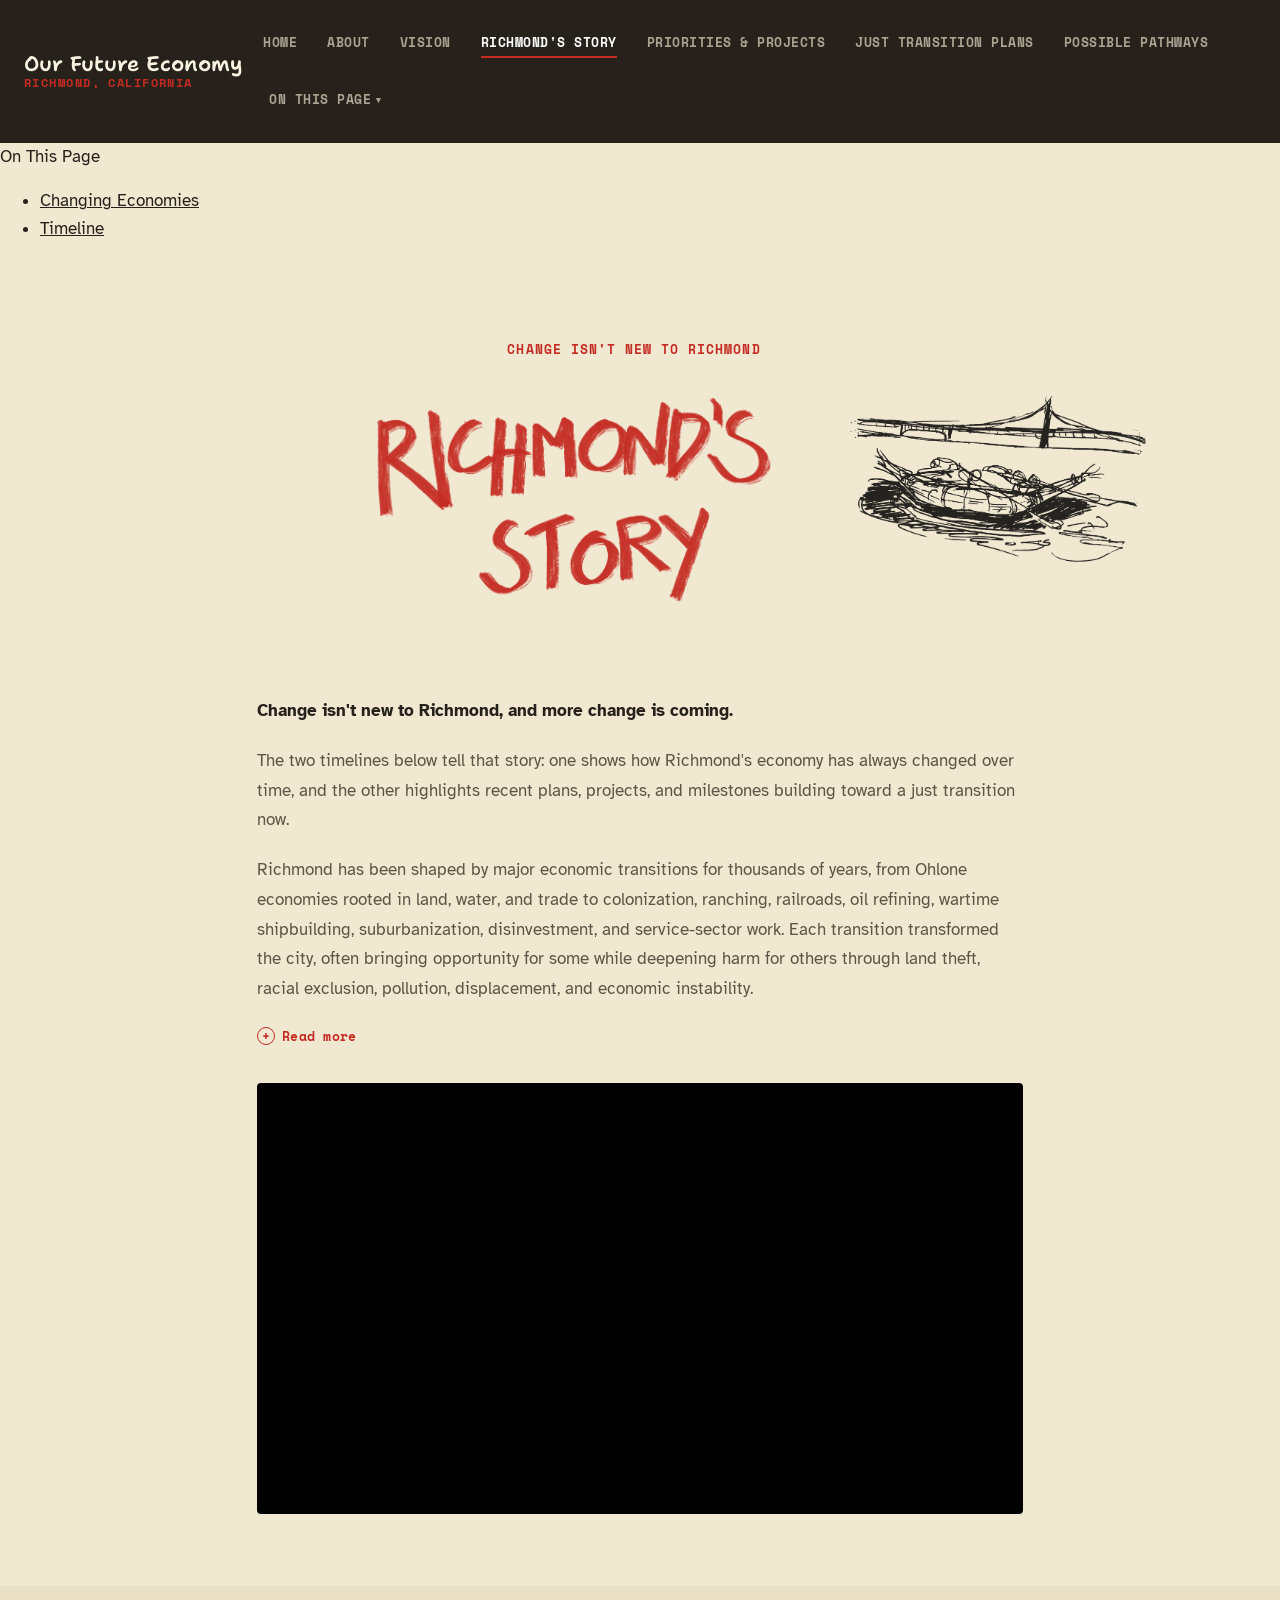
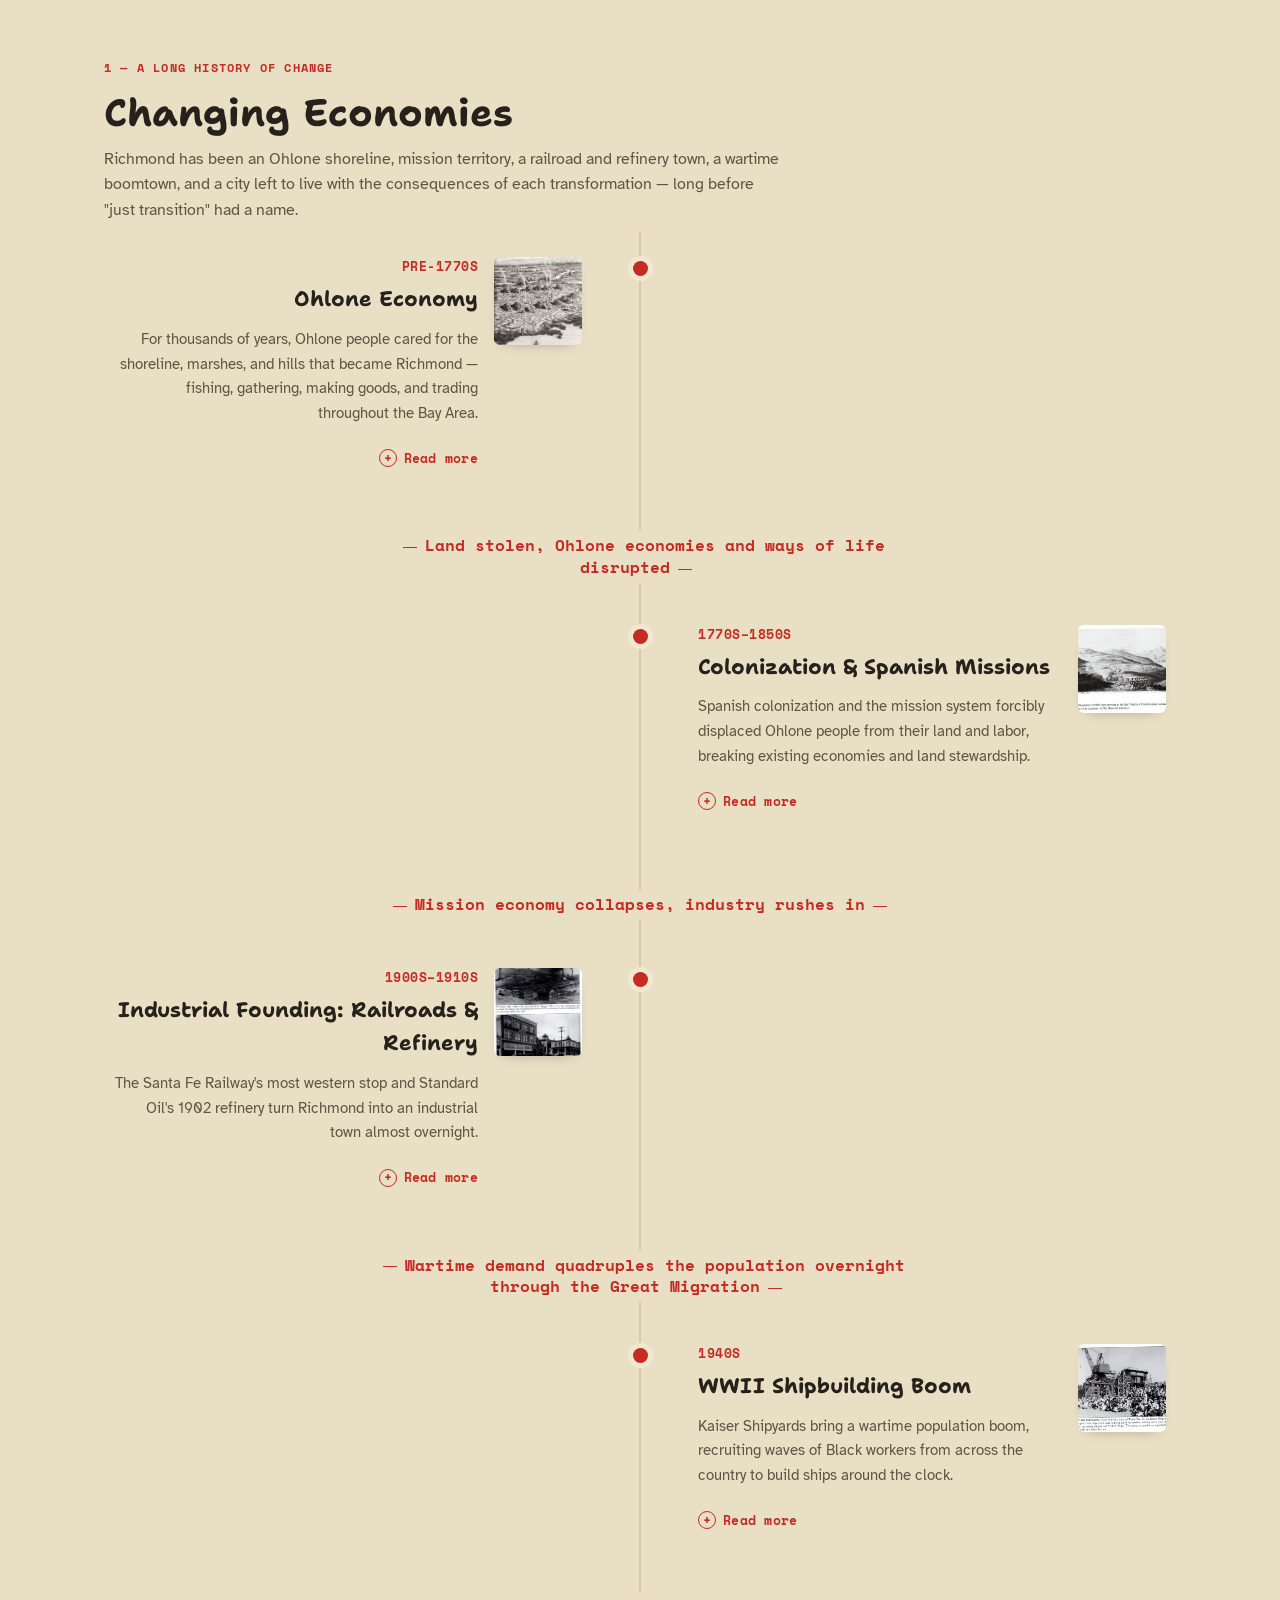
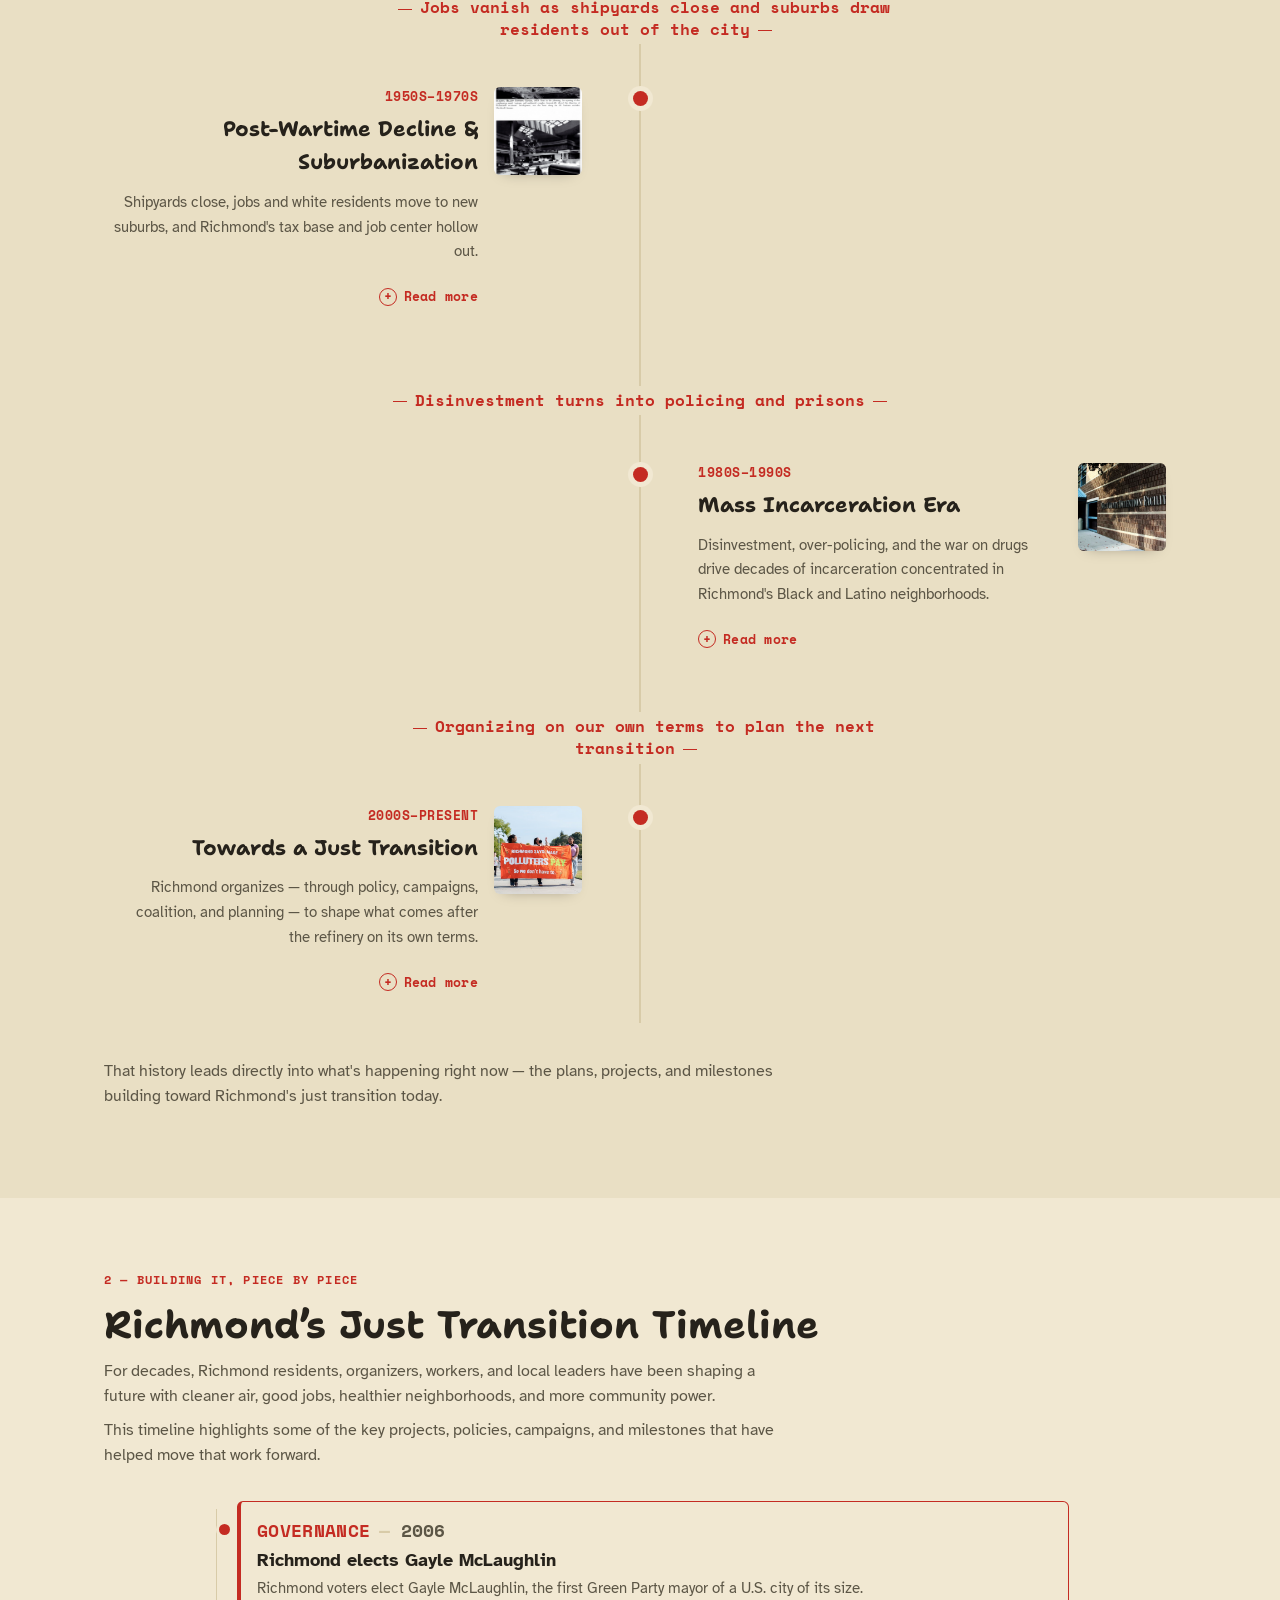
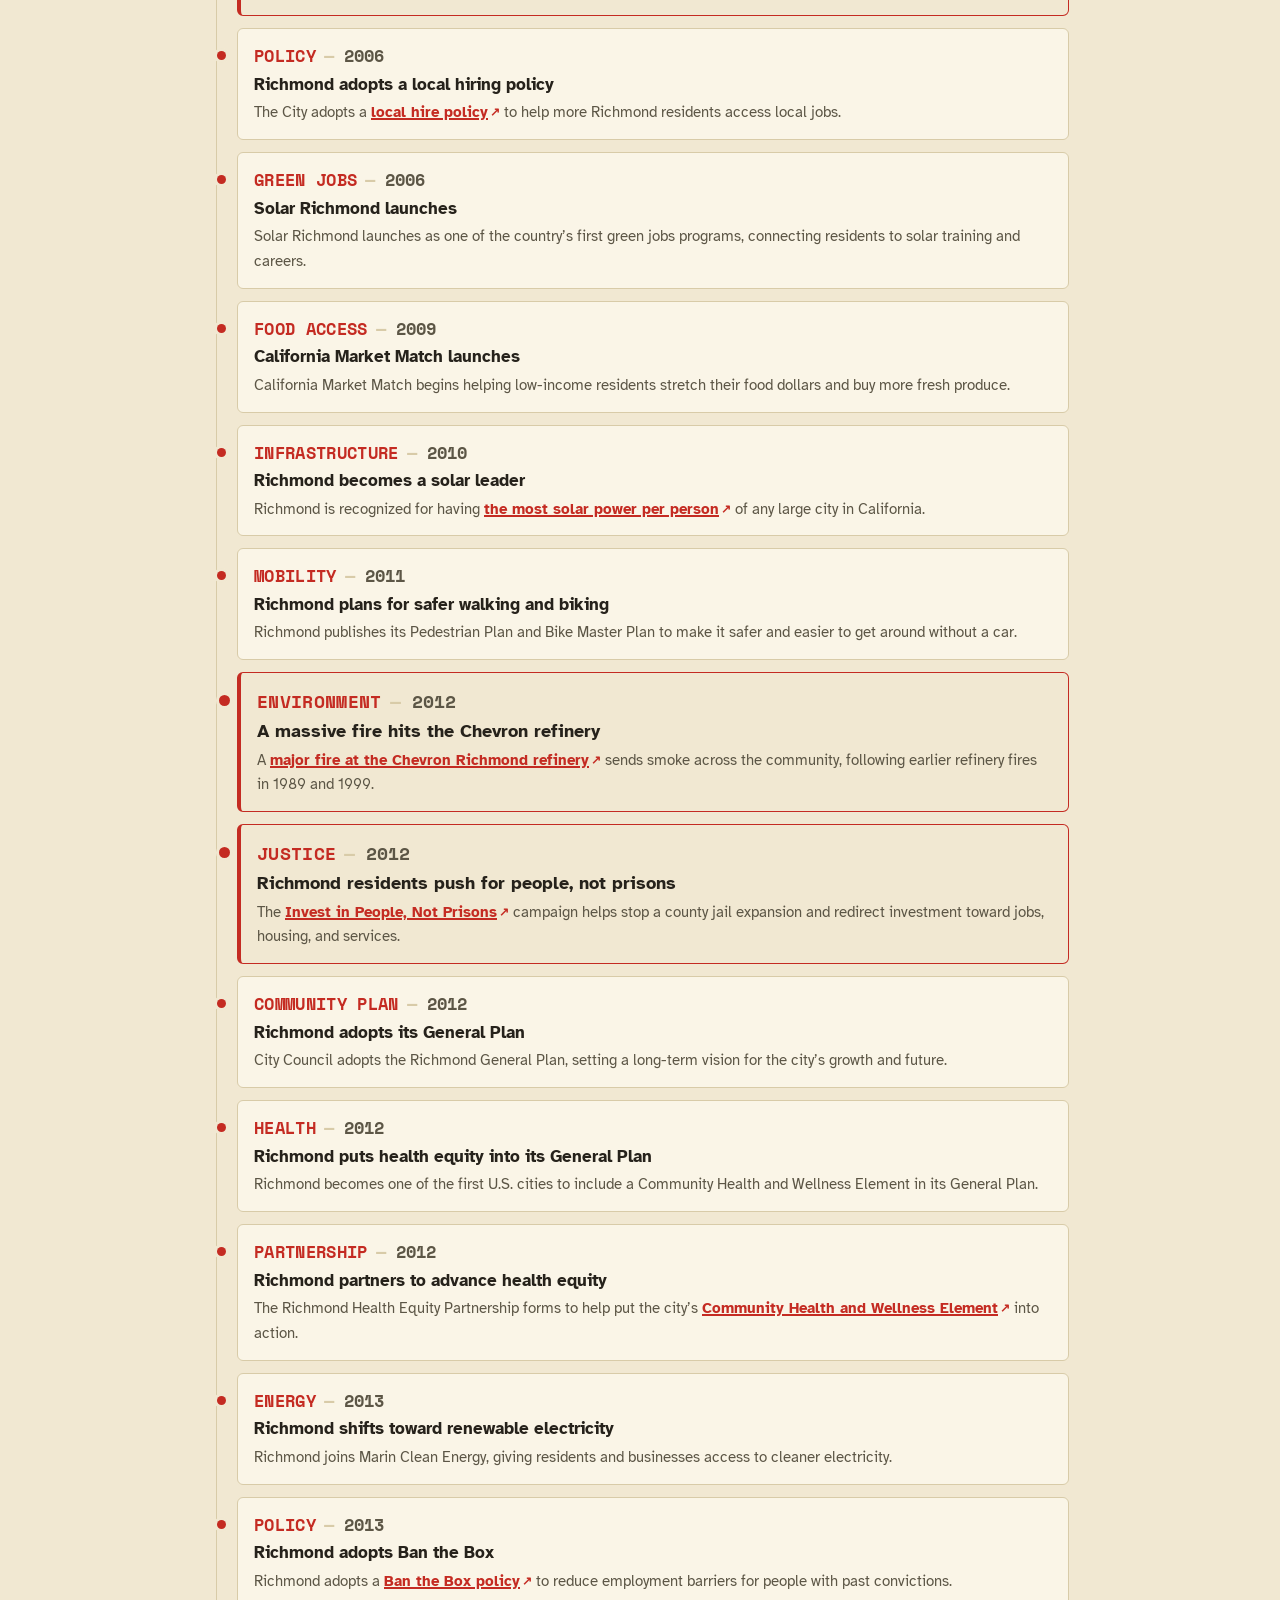
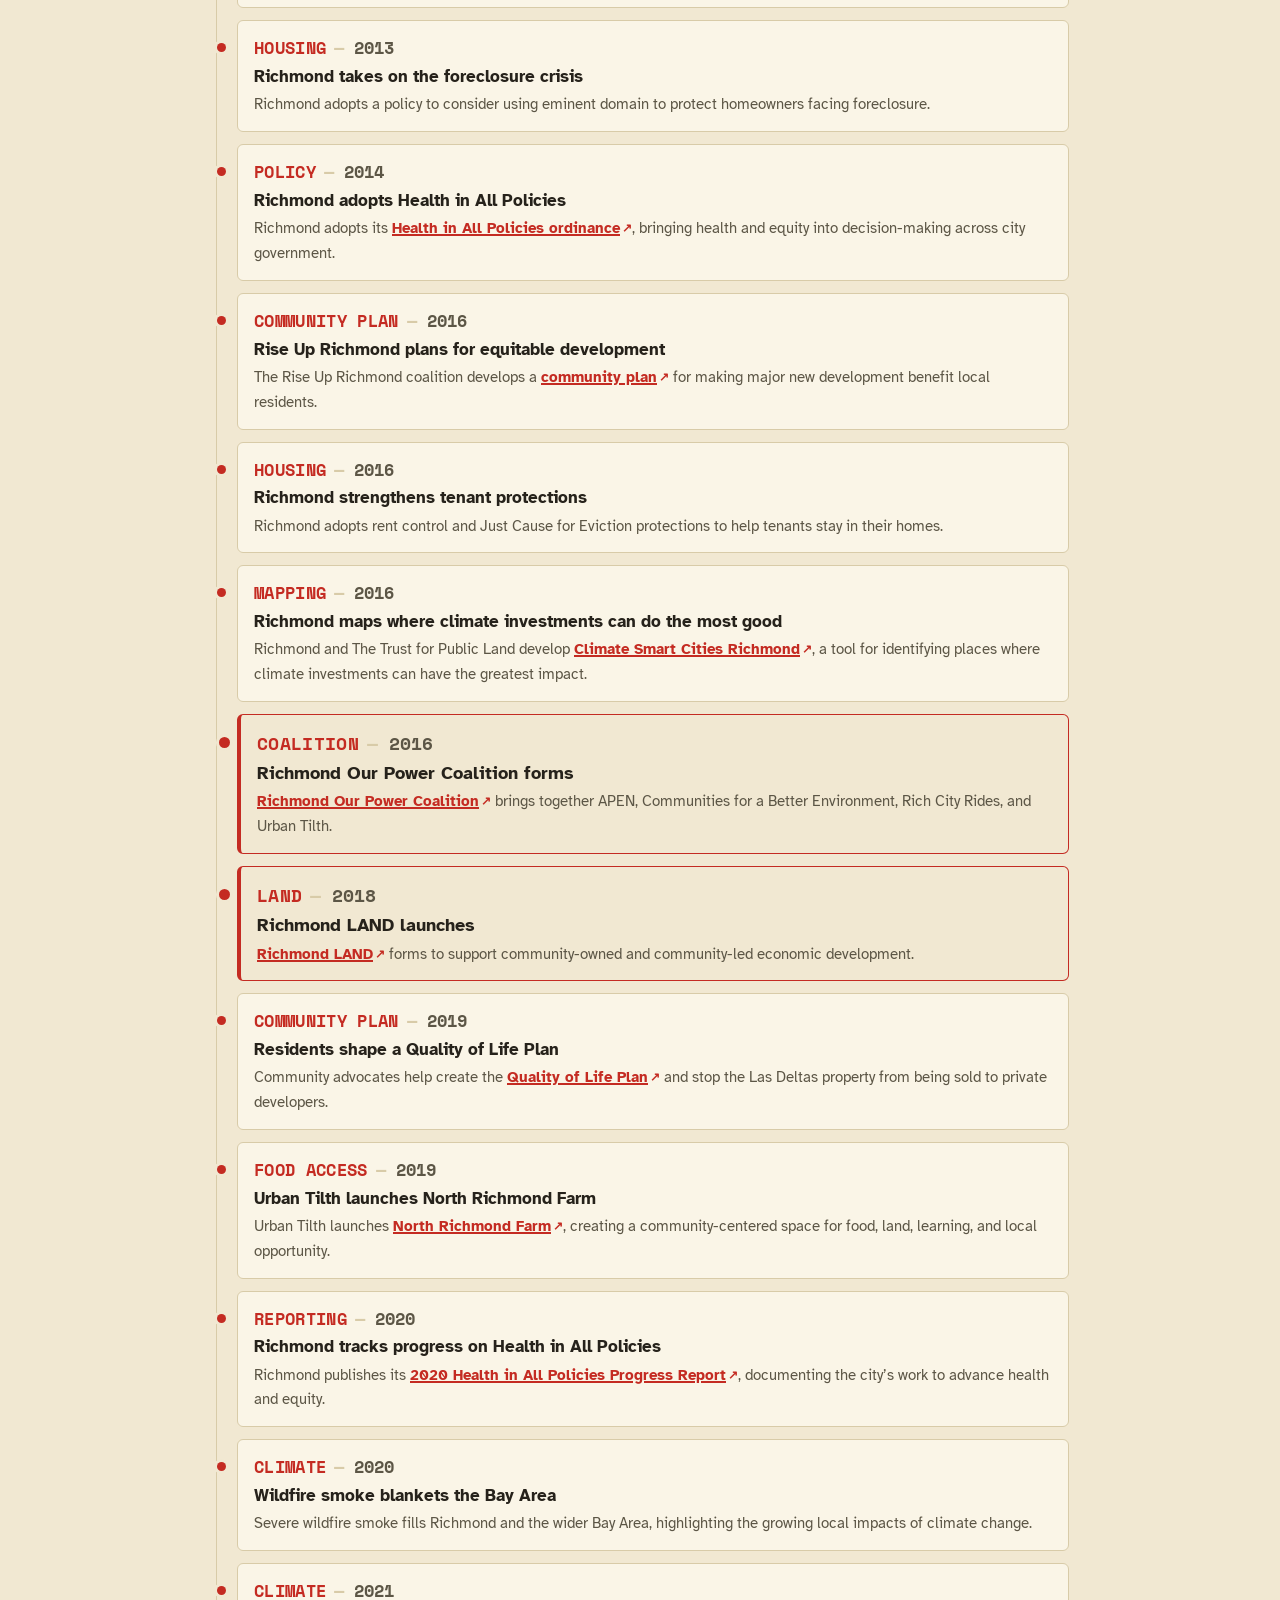
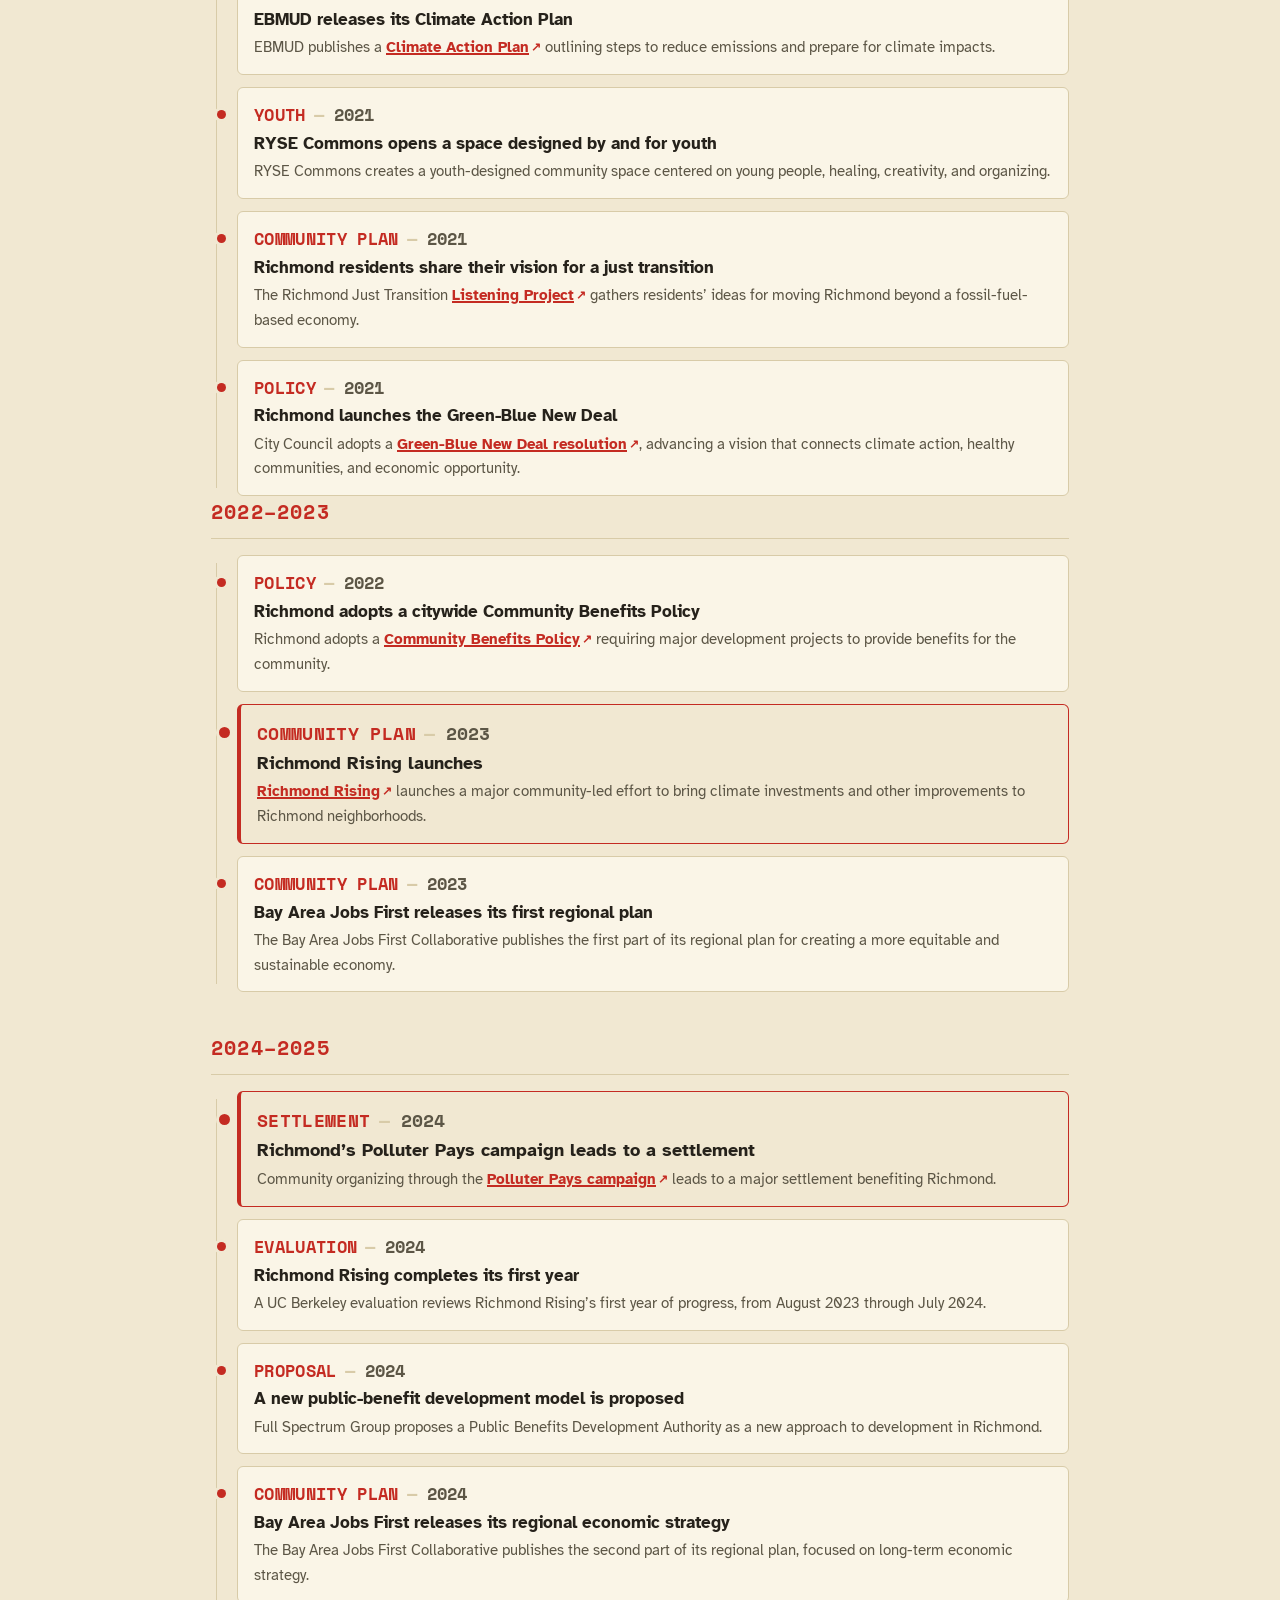
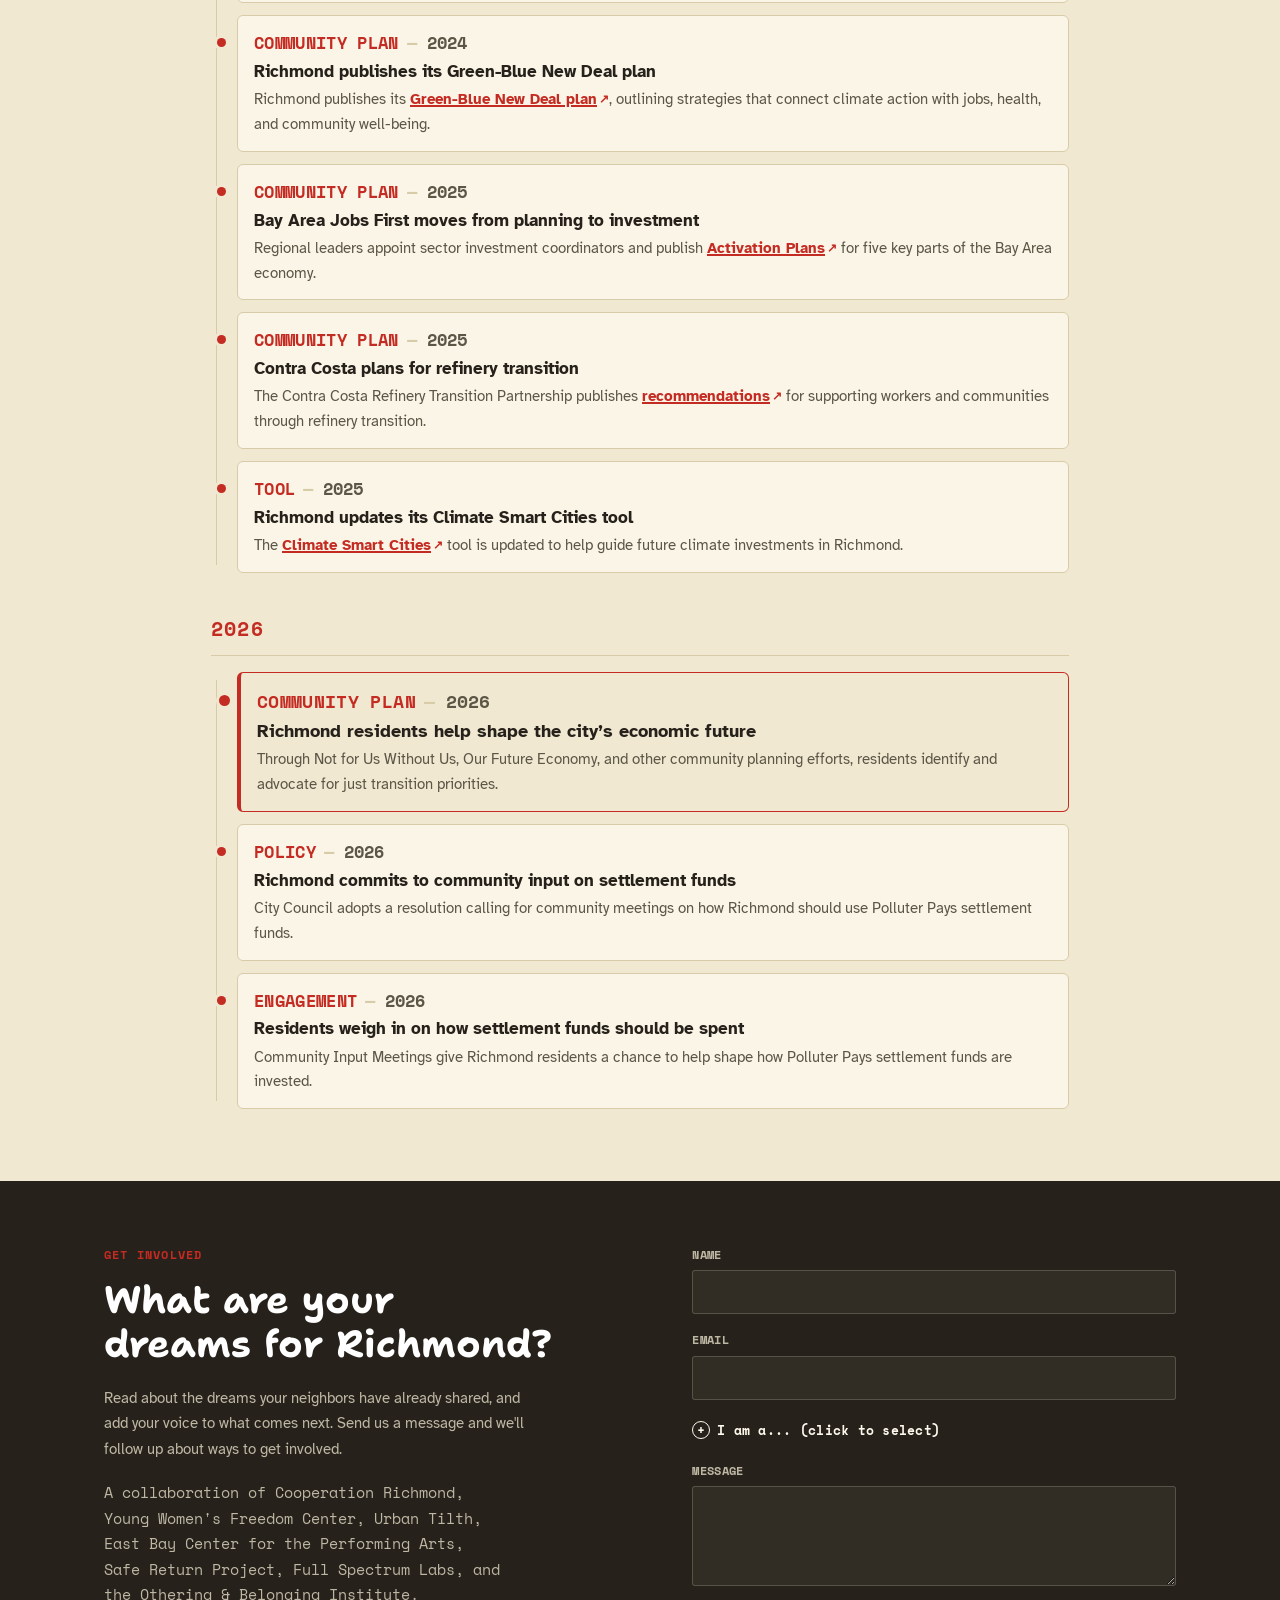
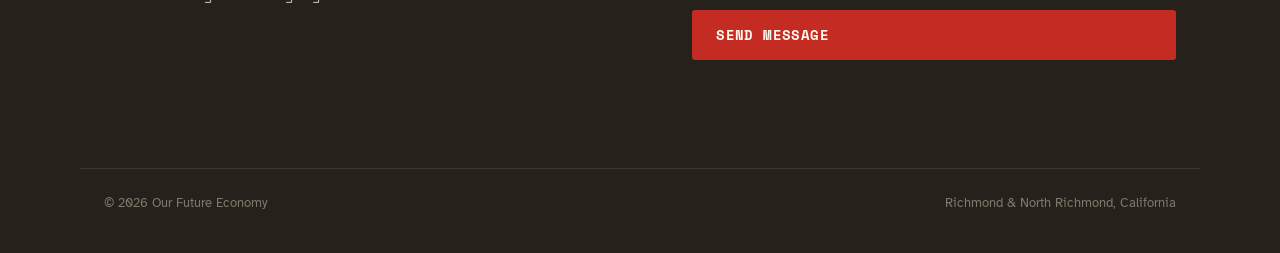
<file: richmonds-story.html>
<!DOCTYPE html>
<html lang="en">
<head>
<meta charset="UTF-8">
<meta name="viewport" content="width=device-width, initial-scale=1.0">
<title>Richmond's Story — Our Future Economy</title>
<meta name="description" content="How Richmond's economy has changed for thousands of years, and the recent plans, projects, and milestones building toward a just transition now.">
<meta name="referrer" content="strict-origin-when-cross-origin">

<link rel="preconnect" href="https://fonts.googleapis.com">
<link rel="preconnect" href="https://fonts.gstatic.com" crossorigin>
<link href="https://fonts.googleapis.com/css2?family=Shantell+Sans:wght@400;600;700&family=Space+Mono:wght@400;700&family=Atkinson+Hyperlegible:wght@400;700&display=swap" rel="stylesheet">
<link rel="stylesheet" href="css/style.css">
</head>
<body class="page-story has-sidebar-toc">
<a class="skip-link" href="#main">Skip to main content</a>

<header class="site-nav">
  <div class="wrap">
    <a class="logo" href="index.html">Our Future Economy<span class="logo-sub">Richmond, California</span></a>
    <button class="nav-toggle" type="button" aria-expanded="false" aria-controls="primary-nav">Menu</button>
    <ul class="nav-links" id="primary-nav">
      <li><a href="index.html">Home</a></li>
      <li><a href="about.html">About</a></li>
      <li><a href="vision.html">Vision</a></li>
      <li><a href="richmonds-story.html" aria-current="page">Richmond's Story</a></li>
      <li><a href="priorities-projects.html">Priorities &amp; Projects</a></li>
      <li><a href="just-transition-plans.html">Just Transition Plans</a></li>
      <li><a href="possible-pathways.html">Possible Pathways</a></li>
      <li class="nav-dropdown">
        <button class="nav-dropdown-toggle" type="button" aria-expanded="false">On This Page</button>
        <ul class="nav-dropdown-menu">
          <li><a href="#changing-economies">Changing Economies</a></li>
          <li><a href="#timeline">Timeline</a></li>
          <li><a href="#contact">Get Involved</a></li>
        </ul>
      </li>
    </ul>
  </div>
</header>

<main id="main">

  <nav class="page-toc-sidebar" aria-label="On this page">
    <!-- <div class="page-toc-sidebar-inner"> -->
      <div class="page-toc-sidebar-eyebrow">On This Page</div>
      <ul class="page-toc-sidebar-list">
        <li><a href="#changing-economies">Changing Economies</a></li>
        <li><a href="#timeline">Timeline</a></li>
      </ul>
    <!-- </div> -->
  </nav>

  <section class="page-header">
    <div class="wrap page-header-story">
      <div class="page-kicker">Change Isn't New to Richmond</div>
      <img class="title-card" src="assets/images/Richmond_s Story/Richmond_s_Story_Title-cropped.png" alt="Richmond's Story">
      <img class="title-side-art" src="assets/images/Website Illustration PNGs/Tule-drawing-cropped.png" alt="A line drawing of a bridge over the bay and a tule reed boat, referencing Ohlone watercraft.">
    </div>
  </section>

  <section>
    <div class="section-narrow">
      <div class="lede-copy">
        <p class="emphasis">Change isn't new to Richmond, and more change is coming.</p>
        <p>The two timelines below tell that story: one shows how Richmond's economy has always changed over time, and the other highlights recent plans, projects, and milestones building toward a just transition now.</p>
        <p>Richmond has been shaped by major economic transitions for thousands of years, from Ohlone economies rooted in land, water, and trade to colonization, ranching, railroads, oil refining, wartime shipbuilding, suburbanization, disinvestment, and service-sector work. Each transition transformed the city, often bringing opportunity for some while deepening harm for others through land theft, racial exclusion, pollution, displacement, and economic instability.</p>
      </div>

      <details class="disclosure">
        <summary>Read more</summary>
        <div class="disclosure-body">
          <p>Today, Richmond faces another defining transition: moving beyond fossil fuel dependence toward a just, sustainable, and community-centered economy. This timeline connects Richmond's past economic shifts with recent transition milestones, plans, and projects that are helping shape the city's future.</p>
          <p>Richmond's economy has never stood still. For thousands of years, Ohlone people sustained local economies through harvesting, fishing, hunting, and trade before colonization violently disrupted Indigenous life, land, and culture. Since then, Richmond has experienced repeated economic transformations: from colonial ranching to railroads, refineries, agriculture, explosives, and wine production; from the World War II shipbuilding boom to postwar disinvestment, suburbanization, and the rise of low-wage service work.</p>
          <p>These transitions brought growth and opportunity for some, while also causing deep harm through land theft, racial exclusion, incarceration, pollution, displacement, and economic abandonment. Today, Richmond is entering another major transition: moving away from dependence on fossil fuels and toward a more just, sustainable, and community-rooted economy. This timeline traces Richmond's past economic shifts alongside recent just-transition milestones, plans, and projects that point toward a healthier and more equitable future.</p>
        </div>
      </details>

      <div class="video-frame" style="margin-top:32px;">
        <iframe src="https://www.youtube-nocookie.com/embed/_YW3OwvtH5U" title="How To Plan For An Economy Beyond Fossil Fuels" loading="lazy" referrerpolicy="strict-origin-when-cross-origin" allow="accelerometer; autoplay; clipboard-write; encrypted-media; gyroscope; picture-in-picture" allowfullscreen></iframe>
      </div>
    </div>
  </section>

  <section id="changing-economies" style="background:var(--paper-well);">
    <div class="wrap">
      <div class="eyebrow">1 — A Long History of Change</div>
      <h2>Changing Economies</h2>
      <p style="max-width:68ch; color:var(--sub); font-size:16px; margin:-8px 0 8px;">Richmond has been an Ohlone shoreline, mission territory, a railroad and refinery town, a wartime boomtown, and a city left to live with the consequences of each transformation — long before "just transition" had a name.</p>

      <div class="spine-timeline">

        <div class="spine-row era-left">
          <div class="spine-card">
            <div class="spine-card-text">
            <span class="when">Pre-1770s</span>
            <h3>Ohlone Economy</h3>
            <p>For thousands of years, Ohlone people cared for the shoreline, marshes, and hills that became Richmond — fishing, gathering, making goods, and trading throughout the Bay Area.</p>
            <details class="disclosure">
              <summary>Read more</summary>
              <div class="disclosure-body">
                <p>People have been living in and around Richmond, and therefore have had a local economy, going back at least 5,000 years. Ohlone people harvested "an astounding variety of seeds, nuts, fruits, and bulbs" and hunted and fished. They had extensive trade networks through which they obtained obsidian, bows, tobacco, basketry materials, and pigments for painting. But the intentional erasure of Ohlone language, culture, and ways of organizing society makes knowledge of their economies extremely limited — and also brought about the earliest known economic transition.</p>
              </div>
            </details>
            </div>
            <div class="spine-card-media"><img src="assets/images/Richmond_s Story/ohlone_homes_edited.jpg" alt="A depiction of Ohlone life along the Richmond shoreline." loading="lazy"></div>
          </div>
          <div class="dot-col"><div class="dot"></div></div>
        </div>

        <div class="spine-connector">
          <div class="dot-col"></div>
          <p class="connector-text">Land stolen, Ohlone economies and ways of life disrupted</p>
        </div>

        <div class="spine-row era-right">
          <div class="dot-col"><div class="dot"></div></div>
          <div class="spine-card">
            <div class="spine-card-text">
            <span class="when">1770s–1850s</span>
            <h3>Colonization &amp; Spanish Missions</h3>
            <p>Spanish colonization and the mission system forcibly displaced Ohlone people from their land and labor, breaking existing economies and land stewardship.</p>
            <details class="disclosure">
              <summary>Read more</summary>
              <div class="disclosure-body">
                <p>The transition from a long-standing subsistence economy in Richmond started the day the Ohlone people first met colonizing Europeans, on March 28th, 1772. A group of 14 Spanish soldiers on horseback arrived at a small town on San Pablo Creek. According to the journal written by the Spanish record-keeper, a group of Ohlone people were processing Brodieia bulbs and soaproot to eat. Over the next six decades, the Spanish established missions and attempted to replace Ohlone culture with their own through violence, assimilation, religious indoctrination, and kidnapping and enslaving children. An Ohlone woman named Maria Colos was interviewed around 1904 and described a past kidnapping: "a wagon filled with Indian children coming from Martinez… they were bringing them like animals… They wanted some water to drink. They were naked." In 1883, ownership of Richmond was given by the Mexican government to Francisco Castro, a Spanish soldier stationed in California.</p>
              </div>
            </details>
            </div>
            <div class="spine-card-media"><img src="assets/images/Richmond_s Story/edited_mission.jpg" alt="A Spanish mission in California during the colonial era." loading="lazy"></div>
          </div>
        </div>

        <div class="spine-connector">
          <div class="dot-col"></div>
          <p class="connector-text">Mission economy collapses, industry rushes in</p>
        </div>

        <div class="spine-row era-left">
          <div class="spine-card">
            <div class="spine-card-text">
            <span class="when">1900s–1910s</span>
            <h3>Industrial Founding: Railroads &amp; Refinery</h3>
            <p>The Santa Fe Railway's most western stop and Standard Oil's 1902 refinery turn Richmond into an industrial town almost overnight.</p>
            <details class="disclosure">
              <summary>Read more</summary>
              <div class="disclosure-body">
                <p>A second economic transition came about when Richmond's economy shifted away from colonial ranches to settler industries. Chinese and other workers laid the final tracks of the transcontinental railroad in Point Richmond in 1869. The large marsh on the eastern side of Point Richmond was filled in, and the Standard Oil refinery was established in 1901. What would become the largest winery in California at the time, Winehaven, was built. The largest dynamite manufacturer in the US, the Giant Powder Company, moved its operations to what is now Point Pinole Park. Richmond also had thriving agricultural businesses in the early 1900s and became a hub for flower cultivation. Richmond officially incorporated as a city in 1905.</p>
              </div>
            </details>
            </div>
            <div class="spine-card-media"><img src="assets/images/Richmond_s Story/refinery_1907_edited.jpg" alt="The Standard Oil refinery in Richmond, 1907." loading="lazy"></div>
          </div>
          <div class="dot-col"><div class="dot"></div></div>
        </div>

        <div class="spine-connector">
          <div class="dot-col"></div>
          <p class="connector-text">Wartime demand quadruples the population overnight through the Great Migration</p>
        </div>

        <div class="spine-row era-right">
          <div class="dot-col"><div class="dot"></div></div>
          <div class="spine-card">
            <div class="spine-card-text">
            <span class="when">1940s</span>
            <h3>WWII Shipbuilding Boom</h3>
            <p>Kaiser Shipyards bring a wartime population boom, recruiting waves of Black workers from across the country to build ships around the clock.</p>
            <details class="disclosure">
              <summary>Read more</summary>
              <div class="disclosure-body">
                <p>In the 1940s, Richmond went through its most famous economic transition — the shipbuilding boom facilitated by federal spending for World War II. The Kaiser Shipbuilding Corporation had an out-of-state recruitment program that aimed to secure 150 new workers per week for its yards in Richmond. In the decade of the 1940s, the city's population quadrupled from 23,000 to nearly 100,000. This included the arrival of African Americans to Richmond, who, according to the 1940 US Census, numbered 270, and by 1950, were 13,374. African Americans brought traditions that shaped the local economy, including midwifery, a thriving music scene, social clubs, sports, and crops and foods from the South.</p>
                <p>Racial violence, redlining, discrimination by realtors and banks, and other forms of racial exclusion and dispossession controlled the access of African Americans and other people of color to work, homes, land, financing, and other essentials for economic well-being. Japanese Americans in Richmond, who had built up much of the flower-growing industry, were rounded up by the federal government and incarcerated in internment camps for several years. Many came home to their properties having been taken or damaged.</p>
              </div>
            </details>
            </div>
            <div class="spine-card-media"><img src="assets/images/Richmond_s Story/kaiser_shipyard_edited.jpg" alt="Workers at the Kaiser Shipyards during the WWII shipbuilding boom." loading="lazy"></div>
          </div>
        </div>

        <div class="spine-connector">
          <div class="dot-col"></div>
          <p class="connector-text">Jobs vanish as shipyards close and suburbs draw residents out of the city</p>
        </div>

        <div class="spine-row era-left">
          <div class="spine-card">
            <div class="spine-card-text">
            <span class="when">1950s–1970s</span>
            <h3>Post-Wartime Decline &amp; Suburbanization</h3>
            <p>Shipyards close, jobs and white residents move to new suburbs, and Richmond's tax base and job center hollow out.</p>
            <details class="disclosure">
              <summary>Read more</summary>
              <div class="disclosure-body">
                <p>The economic transition following World War II was one of economic decline and abandonment, as federal funding for shipbuilding was withdrawn, manufacturers moved out of Richmond to whites-only areas like Milpitas, and many white Richmond residents took advantage of subsidized suburban development and moved out of the city. In 1950, Richmond had 80,000 white residents, and within a decade that number had fallen to 56,000, while the African American population had increased slightly.</p>
                <p>The new economy was one of suburbanization — where public infrastructure and business development prioritized automobile use and the needs of commuters passing through Richmond. The 580 freeway connecting I-80 to the Richmond-San Rafael Bridge was built, as was the Richmond Parkway. Hilltop Mall was developed, and many of the businesses in downtown Richmond moved to the mall or closed. This economic transition replaced higher-wage industrial jobs with low-wage retail and service jobs. Tax policy changes made by Proposition 13 in 1978, and other policies, gutted local public funds, undermining city services and public schools.</p>
              </div>
            </details>
            </div>
            <div class="spine-card-media"><img src="assets/images/Richmond_s Story/hilltop_mall_edited.jpg" alt="Hilltop Mall, built as part of Richmond's postwar suburbanization." loading="lazy"></div>
          </div>
          <div class="dot-col"><div class="dot"></div></div>
        </div>

        <div class="spine-connector">
          <div class="dot-col"></div>
          <p class="connector-text">Disinvestment turns into policing and prisons</p>
        </div>

        <div class="spine-row era-right">
          <div class="dot-col"><div class="dot"></div></div>
          <div class="spine-card">
            <div class="spine-card-text">
            <span class="when">1980s–1990s</span>
            <h3>Mass Incarceration Era</h3>
            <p>Disinvestment, over-policing, and the war on drugs drive decades of incarceration concentrated in Richmond's Black and Latino neighborhoods.</p>
            <details class="disclosure">
              <summary>Read more</summary>
              <div class="disclosure-body">
                <p>The impact of mass incarceration and the influx of drugs and guns in the 1980s and 1990s had a devastating effect on Richmond's local economy. The racist effect of mass incarceration resulted in more African American adults in prison, jail, or on probation or parole than were enslaved in 1850, a decade before the Civil War began, according to Michelle Alexander. The incarceration of Black men was so extreme that by 2002, there were "nearly 3 million more black adult women than men in black communities across the United States, a gender gap of 26 percent." The economic impact of this trauma and lost time included losses in formal education, career development, growth of businesses, social networks, mentorship, and other key factors for economic well-being.</p>
              </div>
            </details>
            </div>
            <div class="spine-card-media"><img src="assets/images/Richmond_s Story/west_county_detention.png" alt="West County Detention Facility." loading="lazy"></div>
          </div>
        </div>

        <div class="spine-connector">
          <div class="dot-col"></div>
          <p class="connector-text">Organizing on our own terms to plan the next transition</p>
        </div>

        <div class="spine-row era-left">
          <div class="spine-card">
            <div class="spine-card-text">
            <span class="when">2000s–Present</span>
            <h3>Towards a Just Transition</h3>
            <p>Richmond organizes — through policy, campaigns, coalition, and planning — to shape what comes after the refinery on its own terms.</p>
            <details class="disclosure">
              <summary>Read more</summary>
              <div class="disclosure-body">
                <p>In the last 20 years, Richmond has embarked on another economic transition: one focused on a more just and sustainable economy. The city has stood out nationally in its efforts to train people to access green jobs, prevent foreclosures, protect tenants, end over-policing, and support people returning from incarceration, ensure economic development has equitable benefits, and shift toward renewable energy. This transition is still in progress, but its champions see the present as a pivotal moment to scale up progress.</p>
              </div>
            </details>
            </div>
            <div class="spine-card-media"><img src="assets/images/Richmond_s Story/Make Polluters Pay image.jpg" alt="A Make Polluters Pay campaign action in Richmond." loading="lazy"></div>
          </div>
          <div class="dot-col"><div class="dot"></div></div>
        </div>

      </div>

      <p style="max-width:68ch; color:var(--sub); font-size:16px; margin-top:36px;">That history leads directly into what's happening right now — the plans, projects, and milestones building toward Richmond's just transition today.</p>
    </div>
  </section>

  <section id="timeline">
    <div class="wrap">
      <div class="eyebrow">2 — Building It, Piece by Piece</div>
      <h2>Richmond’s Just Transition Timeline</h2>
      <p style="max-width:68ch; color:var(--sub); font-size:16px; margin:-8px 0 32px;">For decades, Richmond residents, organizers, workers, and local leaders have been shaping a future with cleaner air, good jobs, healthier neighborhoods, and more community power.</p>
      <p style="max-width:68ch; color:var(--sub); font-size:16px; margin:-24px 0 32px;">This timeline highlights some of the key projects, policies, campaigns, and milestones that have helped move that work forward.</p>

      <div class="section-narrow" style="max-width:78ch; padding-left:0; padding-right:0;">

        <ul class="milestone-list">
          <li class="highlight"><span class="entry-tag">Governance</span><span class="entry-year">2006</span><span class="entry-title">Richmond elects Gayle McLaughlin</span><span class="entry-desc">Richmond voters elect Gayle McLaughlin, the first Green Party mayor of a U.S. city of its size.</span></li>
          <li><span class="entry-tag">Policy</span><span class="entry-year">2006</span><span class="entry-title">Richmond adopts a local hiring policy</span><span class="entry-desc">The City adopts a <a href="https://www.ci.richmond.ca.us/DocumentCenter/View/1374/Local-Employment-Ordinance" target="_blank" rel="noopener">local hire policy</a> to help more Richmond residents access local jobs.</span></li>
          <li><span class="entry-tag">Green Jobs</span><span class="entry-year">2006</span><span class="entry-title">Solar Richmond launches</span><span class="entry-desc">Solar Richmond launches as one of the country’s first green jobs programs, connecting residents to solar training and careers.</span></li>
          <li><span class="entry-tag">Food Access</span><span class="entry-year">2009</span><span class="entry-title">California Market Match launches</span><span class="entry-desc">California Market Match begins helping low-income residents stretch their food dollars and buy more fresh produce.</span></li>
          <li><span class="entry-tag">Infrastructure</span><span class="entry-year">2010</span><span class="entry-title">Richmond becomes a solar leader</span><span class="entry-desc">Richmond is recognized for having <a href="https://richmondconfidential.org/2010/07/23/richmond-leads-the-bay-area-in-solar-power-wattage/" target="_blank" rel="noopener">the most solar power per person</a> of any large city in California.</span></li>
          <li><span class="entry-tag">Mobility</span><span class="entry-year">2011</span><span class="entry-title">Richmond plans for safer walking and biking</span><span class="entry-desc">Richmond publishes its Pedestrian Plan and Bike Master Plan to make it safer and easier to get around without a car.</span></li>
          <li class="highlight"><span class="entry-tag">Environment</span><span class="entry-year">2012</span><span class="entry-title">A massive fire hits the Chevron refinery</span><span class="entry-desc">A <a href="https://www.csb.gov/chevron-richmond-refinery-fire/" target="_blank" rel="noopener">major fire at the Chevron Richmond refinery</a> sends smoke across the community, following earlier refinery fires in 1989 and 1999.</span></li>
          <li class="highlight"><span class="entry-tag">Justice</span><span class="entry-year">2012</span><span class="entry-title">Richmond residents push for people, not prisons</span><span class="entry-desc">The <a href="https://belonging.berkeley.edu/sites/default/files/g._invest_in_people_not_prisons_campaign_strategy_report.pdf" target="_blank" rel="noopener">Invest in People, Not Prisons</a> campaign helps stop a county jail expansion and redirect investment toward jobs, housing, and services.</span></li>
          <li><span class="entry-tag">Community Plan</span><span class="entry-year">2012</span><span class="entry-title">Richmond adopts its General Plan</span><span class="entry-desc">City Council adopts the Richmond General Plan, setting a long-term vision for the city’s growth and future.</span></li>
          <li><span class="entry-tag">Health</span><span class="entry-year">2012</span><span class="entry-title">Richmond puts health equity into its General Plan</span><span class="entry-desc">Richmond becomes one of the first U.S. cities to include a Community Health and Wellness Element in its General Plan.</span></li>
          <li><span class="entry-tag">Partnership</span><span class="entry-year">2012</span><span class="entry-title">Richmond partners to advance health equity</span><span class="entry-desc">The Richmond Health Equity Partnership forms to help put the city’s <a href="http://www.ci.richmond.ca.us/DocumentView.aspx?DID=6999" target="_blank" rel="noopener">Community Health and Wellness Element</a> into action.</span></li>
          <li><span class="entry-tag">Energy</span><span class="entry-year">2013</span><span class="entry-title">Richmond shifts toward renewable electricity</span><span class="entry-desc">Richmond joins Marin Clean Energy, giving residents and businesses access to cleaner electricity.</span></li>
          <li><span class="entry-tag">Policy</span><span class="entry-year">2013</span><span class="entry-title">Richmond adopts Ban the Box</span><span class="entry-desc">Richmond adopts a <a href="https://www.richmondca.gov/DocumentCenter/View/36354/Ban-the-Box-Ordinance" target="_blank" rel="noopener">Ban the Box policy</a> to reduce employment barriers for people with past convictions.</span></li>
          <li><span class="entry-tag">Housing</span><span class="entry-year">2013</span><span class="entry-title">Richmond takes on the foreclosure crisis</span><span class="entry-desc">Richmond adopts a policy to consider using eminent domain to protect homeowners facing foreclosure.</span></li>
          <li><span class="entry-tag">Policy</span><span class="entry-year">2014</span><span class="entry-title">Richmond adopts Health in All Policies</span><span class="entry-desc">Richmond adopts its <a href="https://www.transparentrichmond.org/stories/s/Health-in-All-Policies-HiAP-Landing-Page/sxfh-efgh" target="_blank" rel="noopener">Health in All Policies ordinance</a>, bringing health and equity into decision-making across city government.</span></li>
          <li><span class="entry-tag">Community Plan</span><span class="entry-year">2016</span><span class="entry-title">Rise Up Richmond plans for equitable development</span><span class="entry-desc">The Rise Up Richmond coalition develops a <a href="https://drive.google.com/file/d/14msVzyV1LmrG1n-jDYxArRPRYviWj_WR/view?usp=drive_link" target="_blank" rel="noopener">community plan</a> for making major new development benefit local residents.</span></li>
          <li><span class="entry-tag">Housing</span><span class="entry-year">2016</span><span class="entry-title">Richmond strengthens tenant protections</span><span class="entry-desc">Richmond adopts rent control and Just Cause for Eviction protections to help tenants stay in their homes.</span></li>
          <li><span class="entry-tag">Mapping</span><span class="entry-year">2016</span><span class="entry-title">Richmond maps where climate investments can do the most good</span><span class="entry-desc">Richmond and The Trust for Public Land develop <a href="https://web.tplgis.org/richmond_csc/" target="_blank" rel="noopener">Climate Smart Cities Richmond</a>, a tool for identifying places where climate investments can have the greatest impact.</span></li>
          <li class="highlight"><span class="entry-tag">Coalition</span><span class="entry-year">2016</span><span class="entry-title">Richmond Our Power Coalition forms</span><span class="entry-desc"><a href="https://www.ourpowerrichmond.org/" target="_blank" rel="noopener">Richmond Our Power Coalition</a> brings together APEN, Communities for a Better Environment, Rich City Rides, and Urban Tilth.</span></li>
          <li class="highlight"><span class="entry-tag">Land</span><span class="entry-year">2018</span><span class="entry-title">Richmond LAND launches</span><span class="entry-desc"><a href="https://www.richmondland.org/" target="_blank" rel="noopener">Richmond LAND</a> forms to support community-owned and community-led economic development.</span></li>
          <li><span class="entry-tag">Community Plan</span><span class="entry-year">2019</span><span class="entry-title">Residents shape a Quality of Life Plan</span><span class="entry-desc">Community advocates help create the <a href="https://healthycontracosta.org/wp-content/uploads/2020/03/QoL-digital-english.pdf" target="_blank" rel="noopener">Quality of Life Plan</a> and stop the Las Deltas property from being sold to private developers.</span></li>
          <li><span class="entry-tag">Food Access</span><span class="entry-year">2019</span><span class="entry-title">Urban Tilth launches North Richmond Farm</span><span class="entry-desc">Urban Tilth launches <a href="https://urbantilth.org/grow/the-future-farm/farm-construction-phases/" target="_blank" rel="noopener">North Richmond Farm</a>, creating a community-centered space for food, land, learning, and local opportunity.</span></li>
          <li><span class="entry-tag">Reporting</span><span class="entry-year">2020</span><span class="entry-title">Richmond tracks progress on Health in All Policies</span><span class="entry-desc">Richmond publishes its <a href="https://www.ci.richmond.ca.us/DocumentCenter/View/57209/HiAP-Report-2020" target="_blank" rel="noopener">2020 Health in All Policies Progress Report</a>, documenting the city’s work to advance health and equity.</span></li>
          <li><span class="entry-tag">Climate</span><span class="entry-year">2020</span><span class="entry-title">Wildfire smoke blankets the Bay Area</span><span class="entry-desc">Severe wildfire smoke fills Richmond and the wider Bay Area, highlighting the growing local impacts of climate change.</span></li>
          <li><span class="entry-tag">Climate</span><span class="entry-year">2021</span><span class="entry-title">EBMUD releases its Climate Action Plan</span><span class="entry-desc">EBMUD publishes a <a href="https://www.ebmud.com/application/files/6416/1178/0828/Climate-Action-Plan-2021-WEB.PDF" target="_blank" rel="noopener">Climate Action Plan</a> outlining steps to reduce emissions and prepare for climate impacts.</span></li>
          <li><span class="entry-tag">Youth</span><span class="entry-year">2021</span><span class="entry-title">RYSE Commons opens a space designed by and for youth</span><span class="entry-desc">RYSE Commons creates a youth-designed community space centered on young people, healing, creativity, and organizing.</span></li>
          <li><span class="entry-tag">Community Plan</span><span class="entry-year">2021</span><span class="entry-title">Richmond residents share their vision for a just transition</span><span class="entry-desc">The Richmond Just Transition <a href="https://www.richmondlisteningproject.org/listen" target="_blank" rel="noopener">Listening Project</a> gathers residents’ ideas for moving Richmond beyond a fossil-fuel-based economy.</span></li>
          <li><span class="entry-tag">Policy</span><span class="entry-year">2021</span><span class="entry-title">Richmond launches the Green-Blue New Deal</span><span class="entry-desc">City Council adopts a <a href="https://www.ci.richmond.ca.us/4138/Green-Blue-New-Deal" target="_blank" rel="noopener">Green-Blue New Deal resolution</a>, advancing a vision that connects climate action, healthy communities, and economic opportunity.</span></li>
        </ul>

        <div class="milestone-group">
          <h3>2022–2023</h3>
          <ul class="milestone-list">
            <li><span class="entry-tag">Policy</span><span class="entry-year">2022</span><span class="entry-title">Richmond adopts a citywide Community Benefits Policy</span><span class="entry-desc">Richmond adopts a <a href="https://www.ci.richmond.ca.us/4126/Community-Benefits-Policy-Development" target="_blank" rel="noopener">Community Benefits Policy</a> requiring major development projects to provide benefits for the community.</span></li>
            <li class="highlight"><span class="entry-tag">Community Plan</span><span class="entry-year">2023</span><span class="entry-title">Richmond Rising launches</span><span class="entry-desc"><a href="https://richmondrisingca.org/" target="_blank" rel="noopener">Richmond Rising</a> launches a major community-led effort to bring climate investments and other improvements to Richmond neighborhoods.</span></li>
            <li><span class="entry-tag">Community Plan</span><span class="entry-year">2023</span><span class="entry-title">Bay Area Jobs First releases its first regional plan</span><span class="entry-desc">The Bay Area Jobs First Collaborative publishes the first part of its regional plan for creating a more equitable and sustainable economy.</span></li>
          </ul>
        </div>

        <div class="milestone-group">
          <h3>2024–2025</h3>
          <ul class="milestone-list">
            <li class="highlight"><span class="entry-tag">Settlement</span><span class="entry-year">2024</span><span class="entry-title">Richmond’s Polluter Pays campaign leads to a settlement</span><span class="entry-desc">Community organizing through the <a href="https://apen4ej.org/it-was-always-our-intention-to-set-a-precedent/" target="_blank" rel="noopener">Polluter Pays campaign</a> leads to a major settlement benefiting Richmond.</span></li>
            <li><span class="entry-tag">Evaluation</span><span class="entry-year">2024</span><span class="entry-title">Richmond Rising completes its first year</span><span class="entry-desc">A UC Berkeley evaluation reviews Richmond Rising’s first year of progress, from August 2023 through July 2024.</span></li>
            <li><span class="entry-tag">Proposal</span><span class="entry-year">2024</span><span class="entry-title">A new public-benefit development model is proposed</span><span class="entry-desc">Full Spectrum Group proposes a Public Benefits Development Authority as a new approach to development in Richmond.</span></li>
            <li><span class="entry-tag">Community Plan</span><span class="entry-year">2024</span><span class="entry-title">Bay Area Jobs First releases its regional economic strategy</span><span class="entry-desc">The Bay Area Jobs First Collaborative publishes the second part of its regional plan, focused on long-term economic strategy.</span></li>
            <li><span class="entry-tag">Community Plan</span><span class="entry-year">2024</span><span class="entry-title">Richmond publishes its Green-Blue New Deal plan</span><span class="entry-desc">Richmond publishes its <a href="https://www.ci.richmond.ca.us/4138/Green-Blue-New-Deal#docaccess-38072ab270c16d8d8a45fb8aa2781ab6d3a19ff25733d72f3f2546c2664d75f7" target="_blank" rel="noopener">Green-Blue New Deal plan</a>, outlining strategies that connect climate action with jobs, health, and community well-being.</span></li>
            <li><span class="entry-tag">Community Plan</span><span class="entry-year">2025</span><span class="entry-title">Bay Area Jobs First moves from planning to investment</span><span class="entry-desc">Regional leaders appoint sector investment coordinators and publish <a href="https://www.allhomeca.org/bay-area-sector-investment/" target="_blank" rel="noopener">Activation Plans</a> for five key parts of the Bay Area economy.</span></li>
            <li><span class="entry-tag">Community Plan</span><span class="entry-year">2025</span><span class="entry-title">Contra Costa plans for refinery transition</span><span class="entry-desc">The Contra Costa Refinery Transition Partnership publishes <a href="https://www.bluegreenalliance.org/resources/report-and-recommendations-of-the-california-contra-costa-refinery-transition-partnership/" target="_blank" rel="noopener">recommendations</a> for supporting workers and communities through refinery transition.</span></li>
            <li><span class="entry-tag">Tool</span><span class="entry-year">2025</span><span class="entry-title">Richmond updates its Climate Smart Cities tool</span><span class="entry-desc">The <a href="https://web.tplgis.org/richmond_csc/" target="_blank" rel="noopener">Climate Smart Cities</a> tool is updated to help guide future climate investments in Richmond.</span></li>
          </ul>
        </div>

        <div class="milestone-group">
          <h3>2026</h3>
          <ul class="milestone-list">
            <li class="highlight"><span class="entry-tag">Community Plan</span><span class="entry-year">2026</span><span class="entry-title">Richmond residents help shape the city’s economic future</span><span class="entry-desc">Through Not for Us Without Us, Our Future Economy, and other community planning efforts, residents identify and advocate for just transition priorities.</span></li>
            <li><span class="entry-tag">Policy</span><span class="entry-year">2026</span><span class="entry-title">Richmond commits to community input on settlement funds</span><span class="entry-desc">City Council adopts a resolution calling for community meetings on how Richmond should use Polluter Pays settlement funds.</span></li>
            <li><span class="entry-tag">Engagement</span><span class="entry-year">2026</span><span class="entry-title">Residents weigh in on how settlement funds should be spent</span><span class="entry-desc">Community Input Meetings give Richmond residents a chance to help shape how Polluter Pays settlement funds are invested.</span></li>
          </ul>
        </div>

      </div>
    </div>
  </section>

</main>

<footer class="site-footer" id="contact">
  <div class="wrap footer-grid">
    <div class="footer-copy">
      <div class="eyebrow">Get involved</div>
      <h2>What are your dreams for Richmond?</h2>
      <p>Read about the dreams your neighbors have already shared, and add your voice to what comes next. Send us a message and we'll follow up about ways to get involved.</p>
      <p class="footer-orgs">A collaboration of Cooperation Richmond, Young Women's Freedom Center, Urban Tilth, East Bay Center for the Performing Arts, Safe Return Project, Full Spectrum Labs, and the Othering &amp; Belonging Institute.</p>
    </div>
    <form class="contact-form" id="contact-form">
      <div class="field">
        <label for="f-name">Name</label>
        <input id="f-name" name="name" type="text" autocomplete="name" required>
      </div>
      <div class="field">
        <label for="f-email">Email</label>
        <input id="f-email" name="email" type="email" autocomplete="email" required>
      </div>
      <div class="field">
        <details class="disclosure">
          <summary>I am a... (click to select)</summary>
          <div class="disclosure-body">
            <div class="checkbox-grid">
              <label><input type="checkbox" name="audience" value="Richmond resident who wants to get involved"> Richmond resident who wants to get involved</label>
              <label><input type="checkbox" name="audience" value="Richmond resident with a question or comment"> Richmond resident with a question or comment</label>
              <label><input type="checkbox" name="audience" value="Business or organization interested in partnering"> Business or organization interested in partnering</label>
              <label><input type="checkbox" name="audience" value="Nonprofit or community group looking to collaborate"> Nonprofit or community group looking to collaborate</label>
              <label><input type="checkbox" name="audience" value="Government or agency staff"> Government or agency staff</label>
              <label><input type="checkbox" name="audience" value="Researcher or student"> Researcher or student</label>
              <label><input type="checkbox" name="audience" value="Donor or funder who wants to learn more"> Donor or funder who wants to learn more</label>
              <label><input type="checkbox" name="audience" value="Media or press inquiry"> Media or press inquiry</label>
              <label><input type="checkbox" name="audience" value="Something else"> Something else</label>
            </div>
          </div>
        </details>
      </div>
      <div class="field">
        <label for="f-message">Message</label>
        <textarea id="f-message" name="message" required></textarea>
      </div>
      <button class="btn btn-primary" type="submit">Send message</button>
      <p class="form-status" role="status"></p>
    </form>
  </div>
  <div class="wrap legal-line">
    <span>&copy; 2026 Our Future Economy</span>
    <span>Richmond &amp; North Richmond, California</span>
  </div>
</footer>

<script src="js/config.js"></script>
<script src="js/main.js"></script>
</body>
</html>
</file>
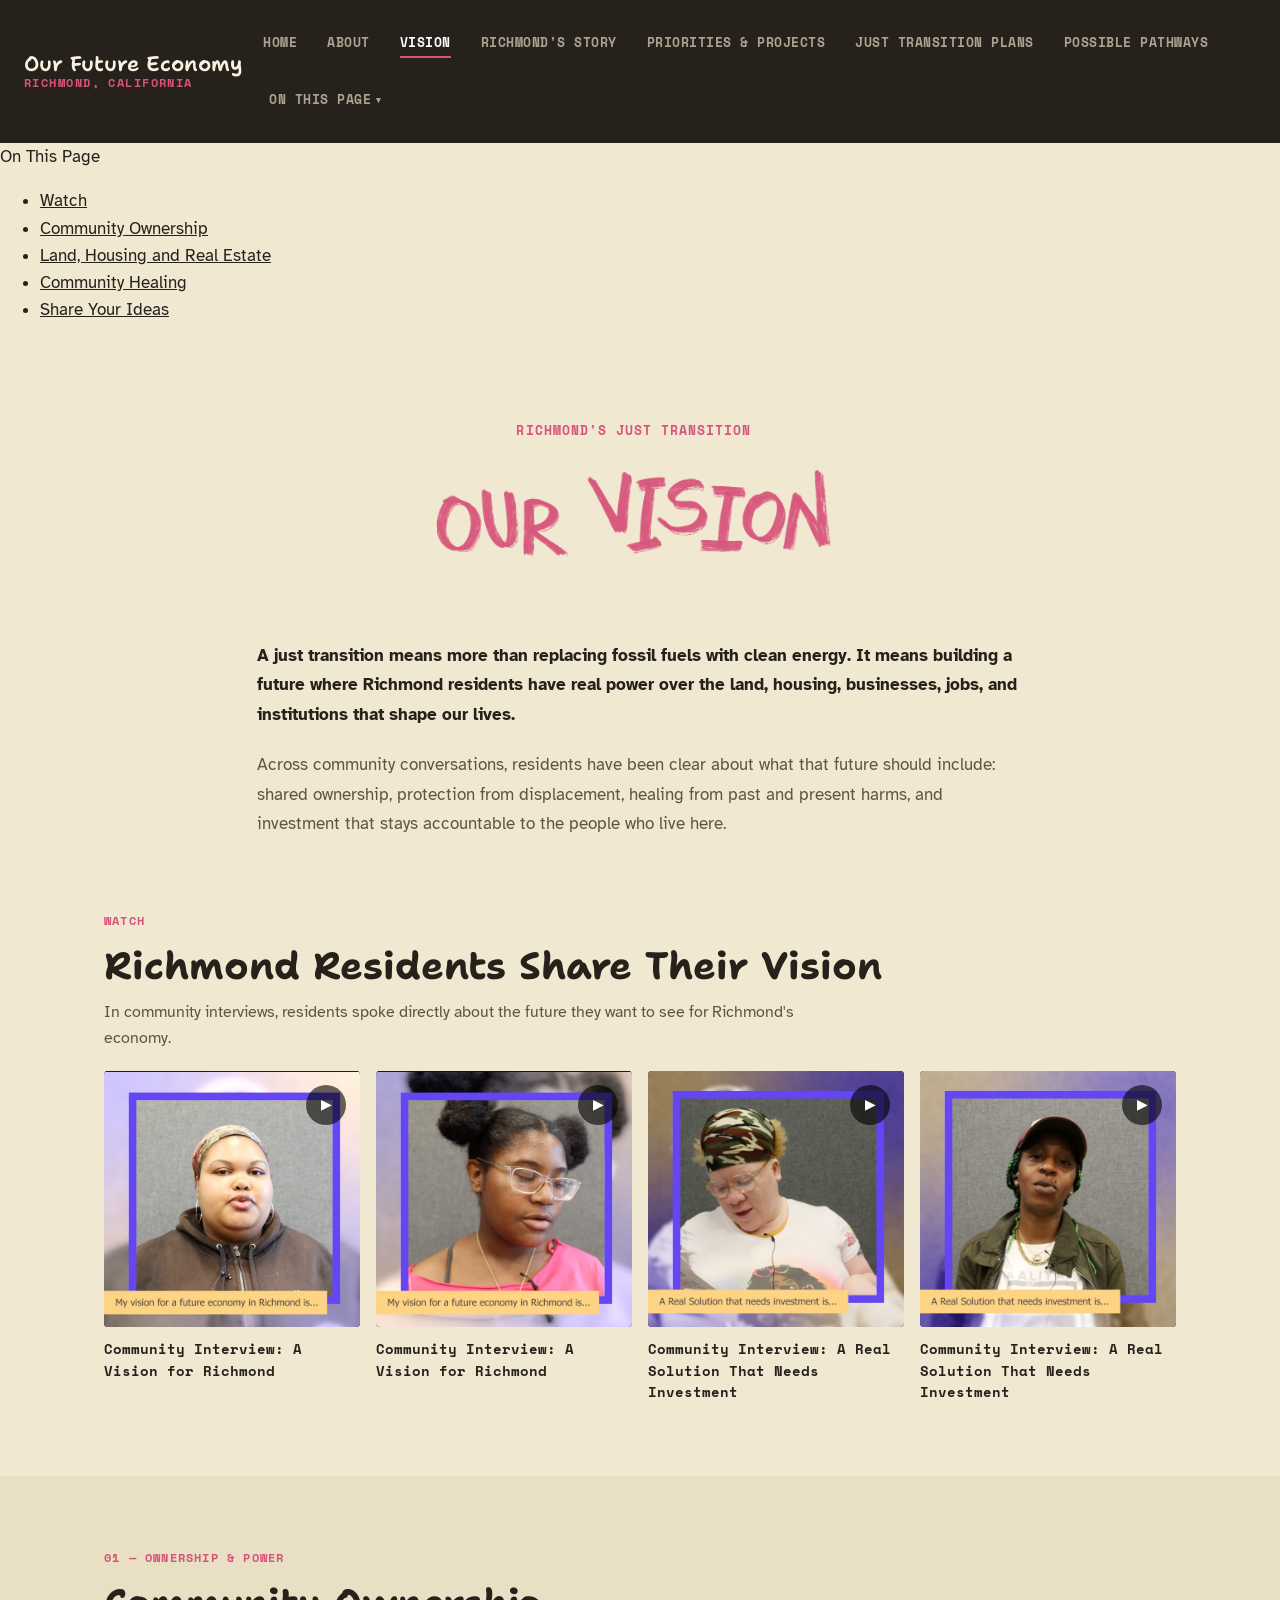
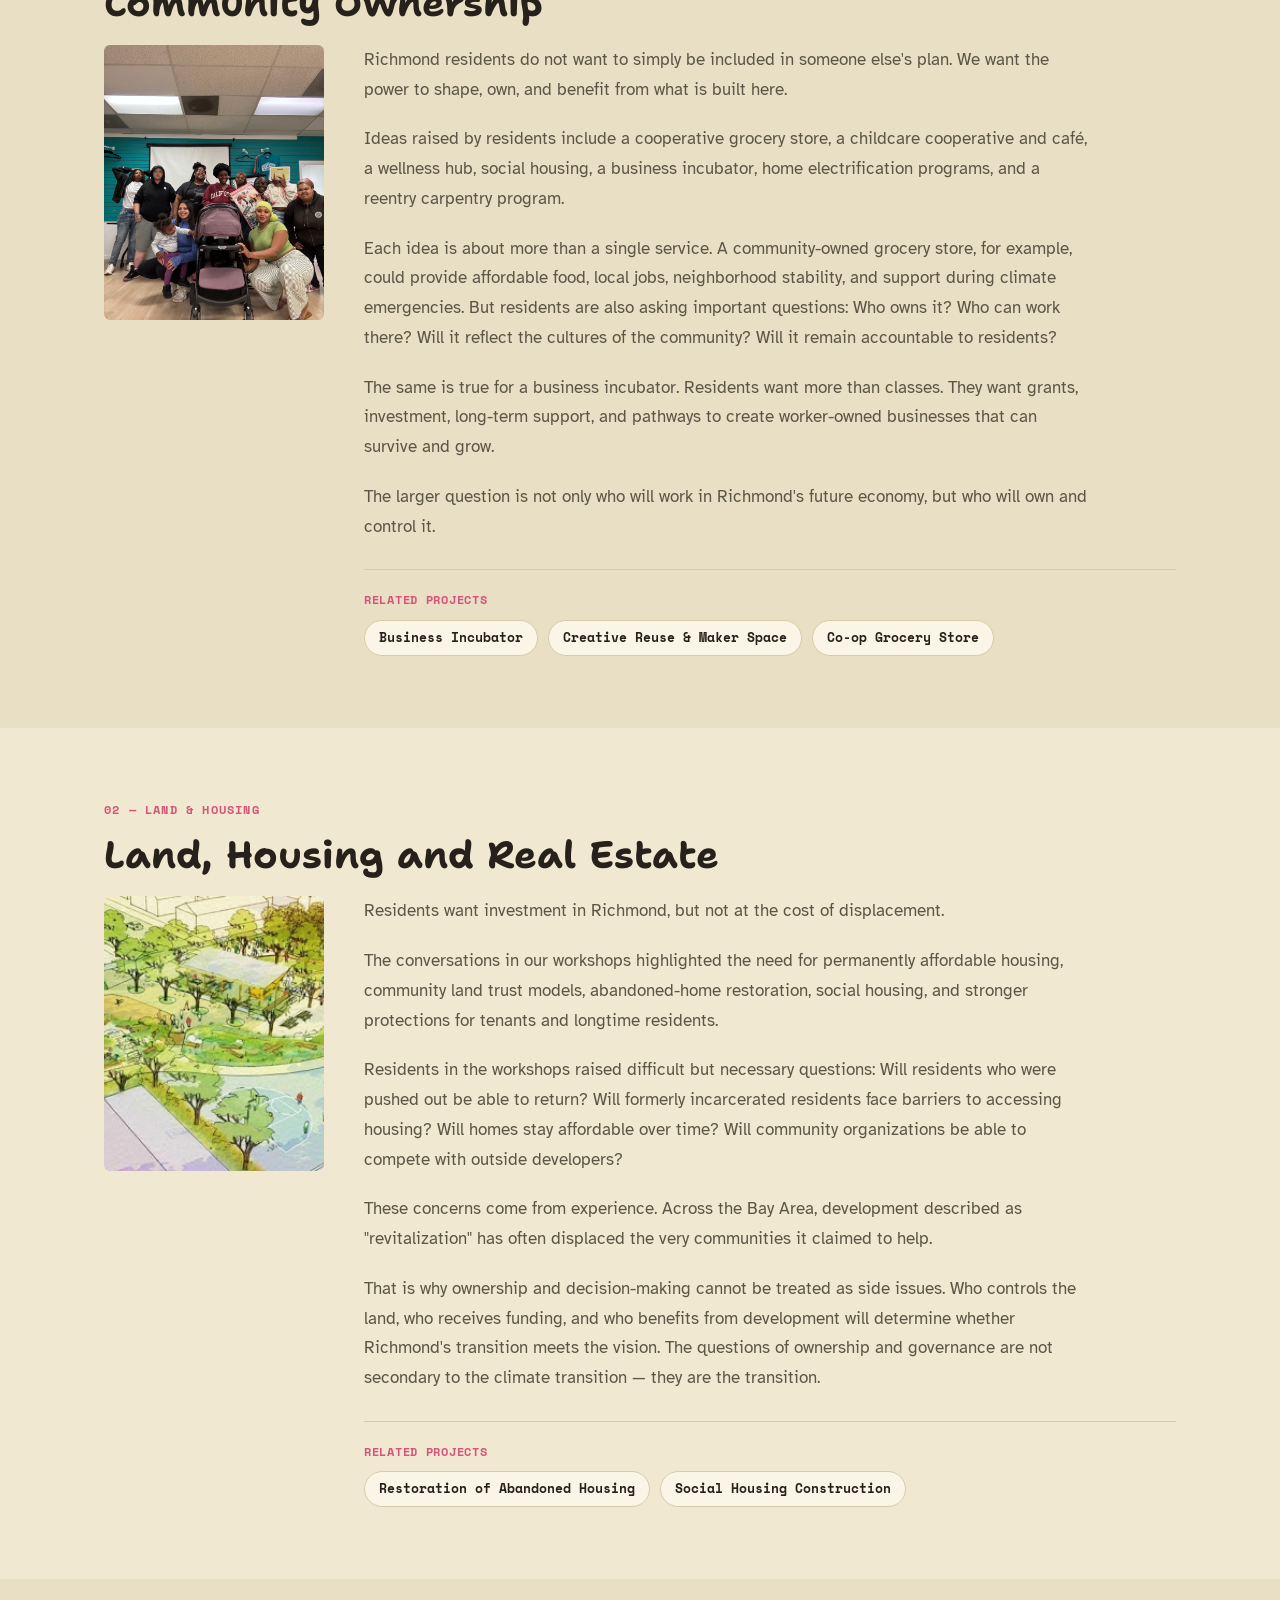
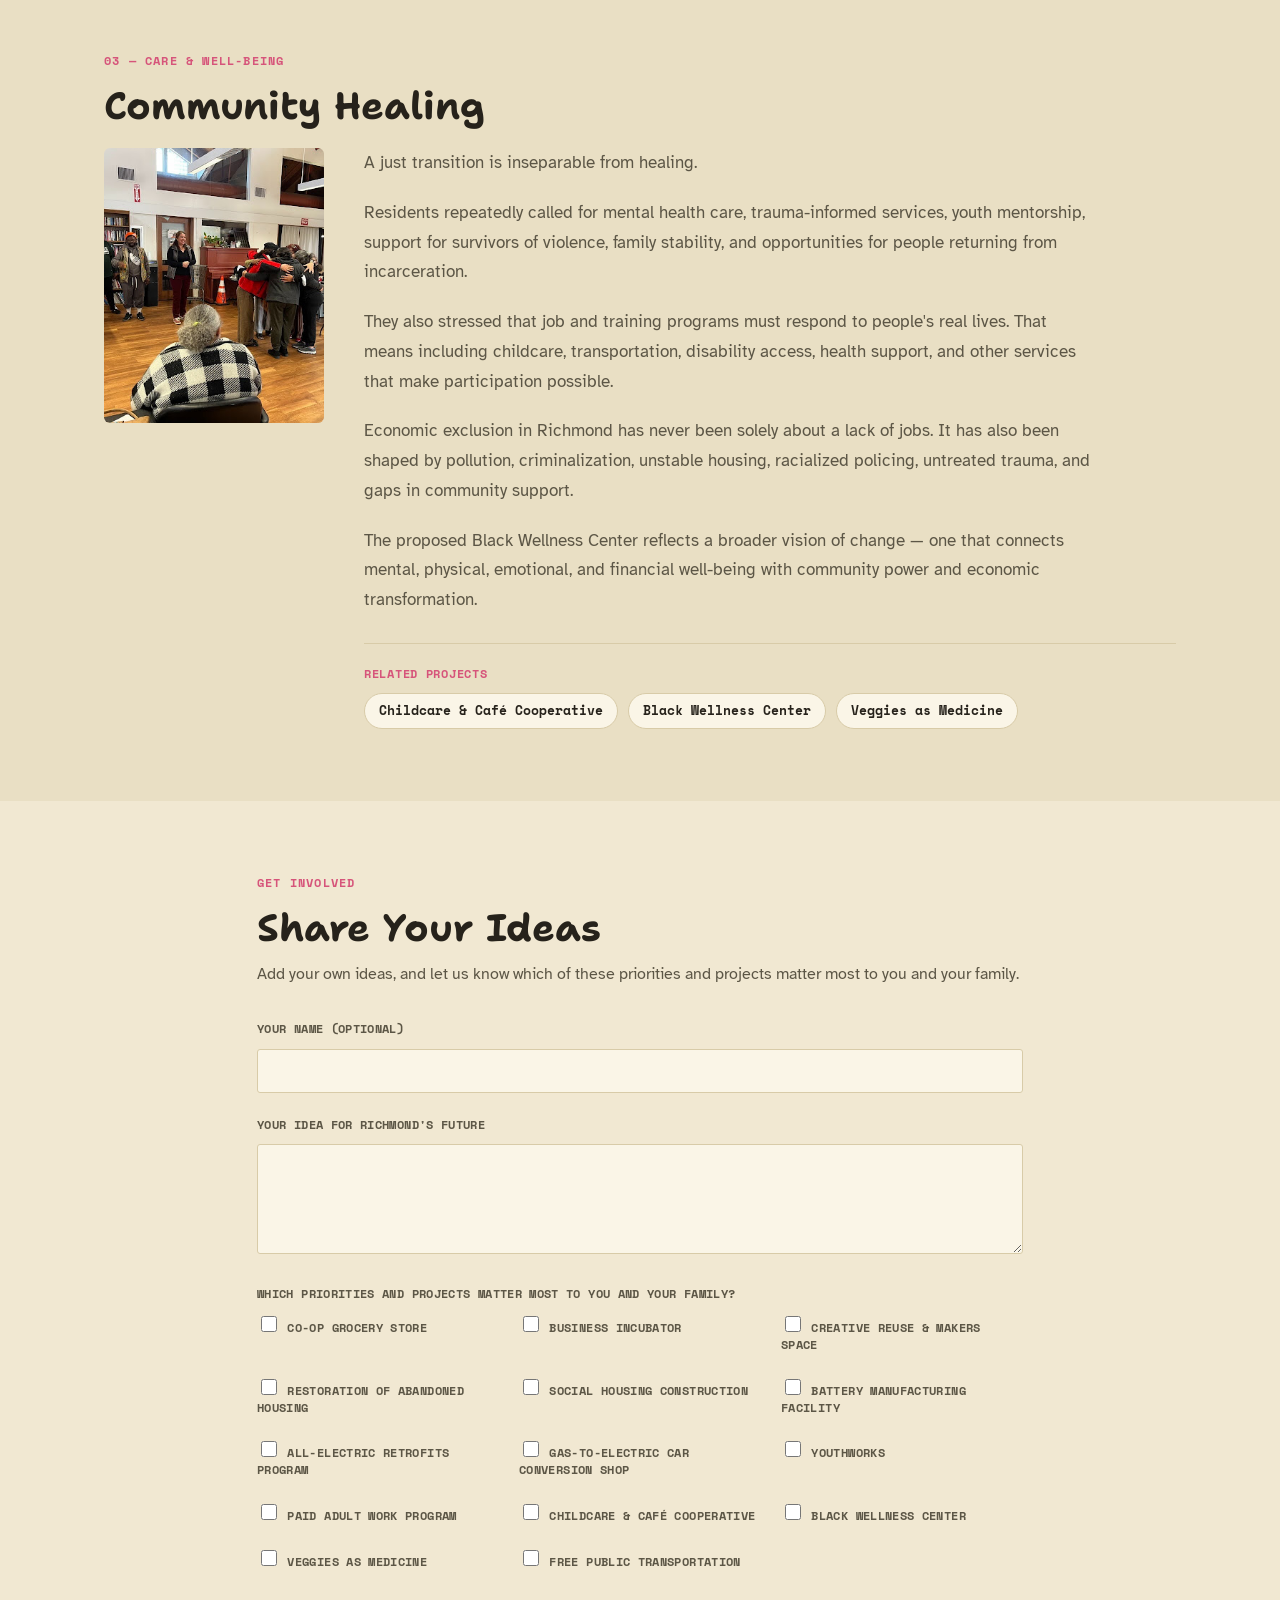
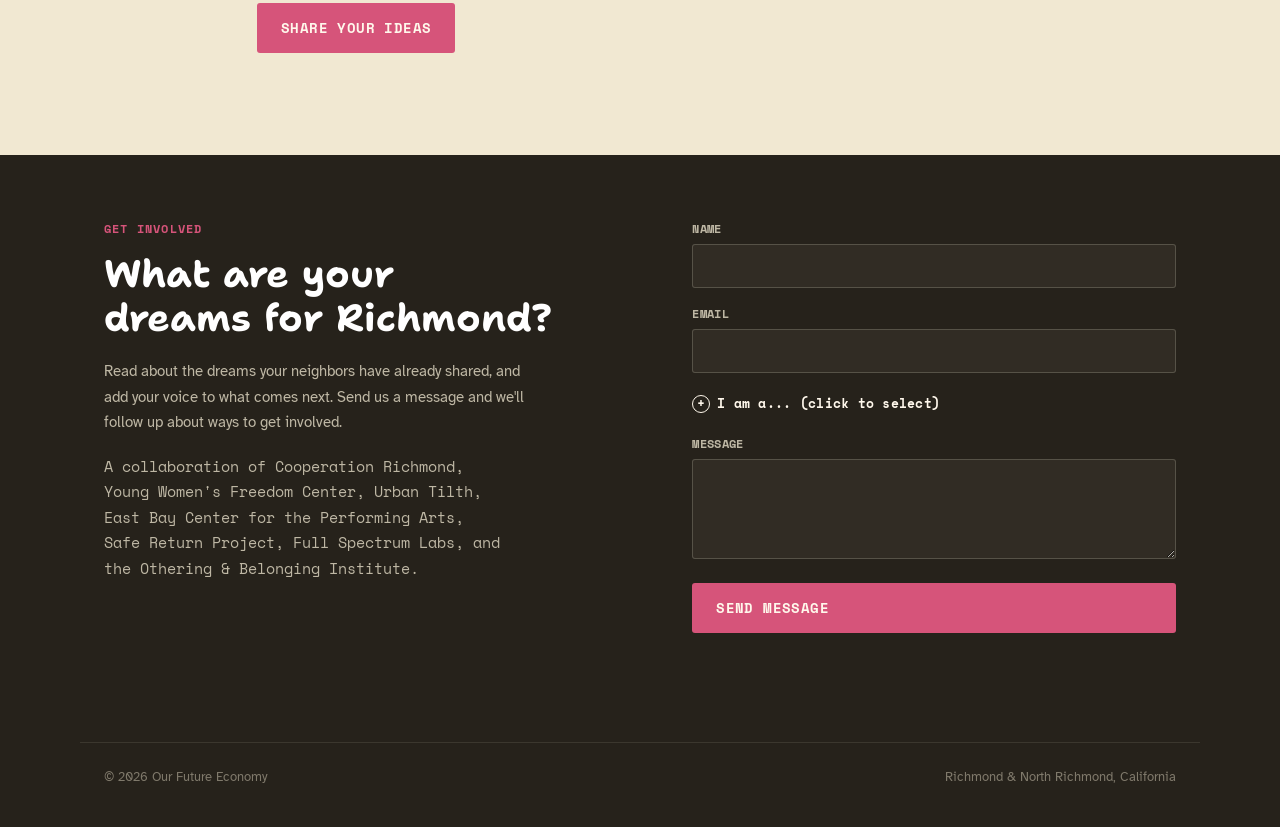
<file: vision.html>
<!DOCTYPE html>
<html lang="en">
<head>
<meta charset="UTF-8">
<meta name="viewport" content="width=device-width, initial-scale=1.0">
<title>Vision — Our Future Economy</title>
<meta name="description" content="Richmond's vision for a just transition: community ownership, land and housing justice, and community healing — shaped by residents. Share your own ideas.">

<link rel="preconnect" href="https://fonts.googleapis.com">
<link rel="preconnect" href="https://fonts.gstatic.com" crossorigin>
<link href="https://fonts.googleapis.com/css2?family=Shantell+Sans:wght@400;600;700&family=Space+Mono:wght@400;700&family=Atkinson+Hyperlegible:wght@400;700&display=swap" rel="stylesheet">
<link rel="stylesheet" href="css/style.css">
</head>
<body class="page-vision has-sidebar-toc">
<a class="skip-link" href="#main">Skip to main content</a>

<header class="site-nav">
  <div class="wrap">
    <a class="logo" href="index.html">Our Future Economy<span class="logo-sub">Richmond, California</span></a>
    <button class="nav-toggle" type="button" aria-expanded="false" aria-controls="primary-nav">Menu</button>
    <ul class="nav-links" id="primary-nav">
      <li><a href="index.html">Home</a></li>
      <li><a href="about.html">About</a></li>
      <li><a href="vision.html" aria-current="page">Vision</a></li>
      <li><a href="richmonds-story.html">Richmond's Story</a></li>
      <li><a href="priorities-projects.html">Priorities &amp; Projects</a></li>
      <li><a href="just-transition-plans.html">Just Transition Plans</a></li>
      <li><a href="possible-pathways.html">Possible Pathways</a></li>
      <li class="nav-dropdown">
        <button class="nav-dropdown-toggle" type="button" aria-expanded="false">On This Page</button>
        <ul class="nav-dropdown-menu">
          <li><a href="#community-voices">Watch</a></li>
          <li><a href="#community-ownership">Community Ownership</a></li>
          <li><a href="#land-housing-real-estate">Land, Housing and Real Estate</a></li>
          <li><a href="#community-healing">Community Healing</a></li>
          <li><a href="#share-your-ideas">Share Your Ideas</a></li>
          <li><a href="#contact">Get Involved</a></li>
        </ul>
      </li>
    </ul>
  </div>
</header>

<main id="main">

  <nav class="page-toc-sidebar" aria-label="On this page">
    <!-- <div class="page-toc-sidebar-inner"> -->
      <div class="page-toc-sidebar-eyebrow">On This Page</div>
      <ul class="page-toc-sidebar-list">
        <li><a href="#community-voices">Watch</a></li>
        <li><a href="#community-ownership">Community Ownership</a></li>
        <li><a href="#land-housing-real-estate">Land, Housing and Real Estate</a></li>
        <li><a href="#community-healing">Community Healing</a></li>
        <li><a href="#share-your-ideas">Share Your Ideas</a></li>
      </ul>
    <!-- </div> -->
  </nav>

  <section class="page-header">
    <div class="wrap">
      <div class="page-kicker">Richmond's Just Transition</div>
      <img class="title-card" src="assets/images/Vision/vision_title-cropped.png" alt="Vision">
    </div>
  </section>

  <section>
    <div class="section-narrow">
      <div class="lede-copy">
        <p class="emphasis">A just transition means more than replacing fossil fuels with clean energy. It means building a future where Richmond residents have real power over the land, housing, businesses, jobs, and institutions that shape our lives.</p>
        <p>Across community conversations, residents have been clear about what that future should include: shared ownership, protection from displacement, healing from past and present harms, and investment that stays accountable to the people who live here.</p>
      </div>
    </div>
  </section>

  <section id="community-voices">
    <div class="wrap">
      <div class="eyebrow">Watch</div>
      <h2>Richmond Residents Share Their Vision</h2>
      <p style="max-width:70ch; color:var(--sub); font-size:16px; margin:-8px 0 20px;">In community interviews, residents spoke directly about the future they want to see for Richmond's economy.</p>
      <div class="videos videos-compact">
        <div>
          <div class="video-frame video-frame-photo">
            <img src="assets/images/Vision/vision_interview.png" alt="Richmond resident answering &quot;My vision for a future economy in Richmond is...&quot; during a community interview" loading="lazy">
            <span class="play-badge" aria-hidden="true">&#9654;</span>
          </div>
          <p class="video-title">Community Interview: A Vision for Richmond</p>
        </div>
        <div>
          <div class="video-frame video-frame-photo">
            <img src="assets/images/Vision/vison_interview_2.png" alt="Richmond resident answering &quot;My vision for a future economy in Richmond is...&quot; during a community interview" loading="lazy">
            <span class="play-badge" aria-hidden="true">&#9654;</span>
          </div>
          <p class="video-title">Community Interview: A Vision for Richmond</p>
        </div>
        <div>
          <div class="video-frame video-frame-photo">
            <img src="assets/images/Vision/investment_interview.png" alt="Richmond resident answering &quot;A real solution that needs investment is...&quot; during a community interview" loading="lazy">
            <span class="play-badge" aria-hidden="true">&#9654;</span>
          </div>
          <p class="video-title">Community Interview: A Real Solution That Needs Investment</p>
        </div>
        <div>
          <div class="video-frame video-frame-photo">
            <img src="assets/images/Vision/investment_interview_2.png" alt="Richmond resident answering &quot;A real solution that needs investment is...&quot; during a community interview" loading="lazy">
            <span class="play-badge" aria-hidden="true">&#9654;</span>
          </div>
          <p class="video-title">Community Interview: A Real Solution That Needs Investment</p>
        </div>
      </div>
    </div>
  </section>

  <section id="community-ownership" style="background:var(--paper-well);">
    <div class="wrap">
      <div class="eyebrow">01 — Ownership &amp; Power</div>
      <h2>Community Ownership</h2>

      <div class="vision-theme">
         <div class="vision-theme-media vision-theme-media-photo">
          <img src="assets/images/Vision/groupshot_ywfc.jpg" alt="Illustrated concept rendering of an Urban Tilth community green space and urban farm, with gardens, walking paths, and a pond." loading="lazy">
        </div>
        <div class="vision-theme-body">
          <div class="lede-copy">
            <p>Richmond residents do not want to simply be included in someone else's plan. We want the power to shape, own, and benefit from what is built here.</p>
            <p>Ideas raised by residents include a cooperative grocery store, a childcare cooperative and café, a wellness hub, social housing, a business incubator, home electrification programs, and a reentry carpentry program.</p>
            <p>Each idea is about more than a single service. A community-owned grocery store, for example, could provide affordable food, local jobs, neighborhood stability, and support during climate emergencies. But residents are also asking important questions: Who owns it? Who can work there? Will it reflect the cultures of the community? Will it remain accountable to residents?</p>
            <p>The same is true for a business incubator. Residents want more than classes. They want grants, investment, long-term support, and pathways to create worker-owned businesses that can survive and grow.</p>
            <p>The larger question is not only who will work in Richmond's future economy, but who will own and control it.</p>
          </div>

          <div class="related-projects">
            <span class="related-projects-label">Related Projects</span>
            <ul>
              <li><a href="priorities-projects.html#cooperative-business-incubator">Business Incubator</a></li>
              <li><a href="priorities-projects.html#creative-reuse-and-maker-space">Creative Reuse &amp; Maker Space</a></li>
              <li><a href="priorities-projects.html#cooperative-grocery-store">Co-op Grocery Store</a></li>
            </ul>
          </div>
        </div>
      </div>
    </div>
  </section>

  <section id="land-housing-real-estate">
    <div class="wrap">
      <div class="eyebrow">02 — Land &amp; Housing</div>
      <h2>Land, Housing and Real Estate</h2>

      <div class="vision-theme">
        <div class="vision-theme-media vision-theme-media-photo">
          <img src="assets/images/Vision/urban_tilth.jpg" alt="Illustrated concept rendering of an Urban Tilth community green space and urban farm, with gardens, walking paths, and a pond." loading="lazy">
        </div>
        <div class="vision-theme-body">
          <div class="lede-copy">
            <p>Residents want investment in Richmond, but not at the cost of displacement.</p>
            <p>The conversations in our workshops highlighted the need for permanently affordable housing, community land trust models, abandoned-home restoration, social housing, and stronger protections for tenants and longtime residents.</p>
            <p>Residents in the workshops raised difficult but necessary questions: Will residents who were pushed out be able to return? Will formerly incarcerated residents face barriers to accessing housing? Will homes stay affordable over time? Will community organizations be able to compete with outside developers?</p>
            <p>These concerns come from experience. Across the Bay Area, development described as "revitalization" has often displaced the very communities it claimed to help.</p>
            <p>That is why ownership and decision-making cannot be treated as side issues. Who controls the land, who receives funding, and who benefits from development will determine whether Richmond's transition meets the vision. The questions of ownership and governance are not secondary to the climate transition — they are the transition.</p>
          </div>

          <div class="related-projects">
            <span class="related-projects-label">Related Projects</span>
            <ul>
              <li><a href="priorities-projects.html#restoration-of-abandoned-housing">Restoration of Abandoned Housing</a></li>
              <li><a href="priorities-projects.html#social-housing-construction">Social Housing Construction</a></li>
            </ul>
          </div>
        </div>
      </div>
    </div>
  </section>

  <section id="community-healing" style="background:var(--paper-well);">
    <div class="wrap">
      <div class="eyebrow">03 — Care &amp; Well-Being</div>
      <h2>Community Healing</h2>

      <div class="vision-theme">
       <div class="vision-theme-media vision-theme-media-photo">
          <img src="assets/images/Home/OFE website image 4.jpg" alt="Illustrated concept rendering of an Urban Tilth community green space and urban farm, with gardens, walking paths, and a pond." loading="lazy">
        </div>
        <div class="vision-theme-body">
          <div class="lede-copy">
            <p>A just transition is inseparable from healing.</p>
            <p>Residents repeatedly called for mental health care, trauma-informed services, youth mentorship, support for survivors of violence, family stability, and opportunities for people returning from incarceration.</p>
            <p>They also stressed that job and training programs must respond to people's real lives. That means including childcare, transportation, disability access, health support, and other services that make participation possible.</p>
            <p>Economic exclusion in Richmond has never been solely about a lack of jobs. It has also been shaped by pollution, criminalization, unstable housing, racialized policing, untreated trauma, and gaps in community support.</p>
            <p>The proposed Black Wellness Center reflects a broader vision of change — one that connects mental, physical, emotional, and financial well-being with community power and economic transformation.</p>
          </div>

          <div class="related-projects">
            <span class="related-projects-label">Related Projects</span>
            <ul>
              <li><a href="priorities-projects.html#childcare-and-cafe-cooperative">Childcare &amp; Café Cooperative</a></li>
              <li><a href="priorities-projects.html#black-wellness-center">Black Wellness Center</a></li>
              <li><a href="priorities-projects.html#veggies-as-medicine">Veggies as Medicine</a></li>
            </ul>
          </div>
        </div>
      </div>
    </div>
  </section>

  <section id="share-your-ideas">
    <div class="section-narrow">
      <div class="eyebrow">Get Involved</div>
      <h2>Share Your Ideas</h2>
      <p style="color:var(--sub); font-size:16px; margin:-8px 0 32px;">Add your own ideas, and let us know which of these priorities and projects matter most to you and your family.</p>

      <form class="idea-form" id="vision-form">
        <div class="field">
          <label for="v-name">Your name (optional)</label>
          <input id="v-name" name="name" type="text" autocomplete="name">
        </div>
        <div class="field">
          <label for="v-idea">Your idea for Richmond's future</label>
          <textarea id="v-idea" name="idea"></textarea>
        </div>

        <fieldset class="field">
          <legend>Which priorities and projects matter most to you and your family?</legend>
          <div class="checkbox-grid">
            <label><input type="checkbox" name="priorities" value="Co-op Grocery Store"> Co-op Grocery Store</label>
            <label><input type="checkbox" name="priorities" value="Business Incubator"> Business Incubator</label>
            <label><input type="checkbox" name="priorities" value="Creative Reuse & Makers Space"> Creative Reuse &amp; Makers Space</label>
            <label><input type="checkbox" name="priorities" value="Restoration of Abandoned Housing"> Restoration of Abandoned Housing</label>
            <label><input type="checkbox" name="priorities" value="Social Housing Construction"> Social Housing Construction</label>
            <label><input type="checkbox" name="priorities" value="Battery Manufacturing Facility"> Battery Manufacturing Facility</label>
            <label><input type="checkbox" name="priorities" value="All-Electric Retrofits Program"> All-Electric Retrofits Program</label>
            <label><input type="checkbox" name="priorities" value="Gas-to-Electric Car Conversion Shop"> Gas-to-Electric Car Conversion Shop</label>
            <label><input type="checkbox" name="priorities" value="YouthWorks"> YouthWorks</label>
            <label><input type="checkbox" name="priorities" value="Paid Adult Work Program"> Paid Adult Work Program</label>
            <label><input type="checkbox" name="priorities" value="Childcare & Café Cooperative"> Childcare &amp; Café Cooperative</label>
            <label><input type="checkbox" name="priorities" value="Black Wellness Center"> Black Wellness Center</label>
            <label><input type="checkbox" name="priorities" value="Veggies as Medicine"> Veggies as Medicine</label>
            <label><input type="checkbox" name="priorities" value="Free Public Transportation"> Free Public Transportation</label>
          </div>
        </fieldset>

        <div>
          <button class="btn btn-primary" type="submit">Share your ideas</button>
          <p class="form-status" role="status"></p>
        </div>
      </form>
    </div>
  </section>

</main>

<footer class="site-footer" id="contact">
  <div class="wrap footer-grid">
    <div class="footer-copy">
      <div class="eyebrow">Get involved</div>
      <h2>What are your dreams for Richmond?</h2>
      <p>Read about the dreams your neighbors have already shared, and add your voice to what comes next. Send us a message and we'll follow up about ways to get involved.</p>
      <p class="footer-orgs">A collaboration of Cooperation Richmond, Young Women's Freedom Center, Urban Tilth, East Bay Center for the Performing Arts, Safe Return Project, Full Spectrum Labs, and the Othering &amp; Belonging Institute.</p>
    </div>
    <form class="contact-form" id="contact-form">
      <div class="field">
        <label for="f-name">Name</label>
        <input id="f-name" name="name" type="text" autocomplete="name" required>
      </div>
      <div class="field">
        <label for="f-email">Email</label>
        <input id="f-email" name="email" type="email" autocomplete="email" required>
      </div>
      <div class="field">
        <details class="disclosure">
          <summary>I am a... (click to select)</summary>
          <div class="disclosure-body">
            <div class="checkbox-grid">
              <label><input type="checkbox" name="audience" value="Richmond resident who wants to get involved"> Richmond resident who wants to get involved</label>
              <label><input type="checkbox" name="audience" value="Richmond resident with a question or comment"> Richmond resident with a question or comment</label>
              <label><input type="checkbox" name="audience" value="Business or organization interested in partnering"> Business or organization interested in partnering</label>
              <label><input type="checkbox" name="audience" value="Nonprofit or community group looking to collaborate"> Nonprofit or community group looking to collaborate</label>
              <label><input type="checkbox" name="audience" value="Government or agency staff"> Government or agency staff</label>
              <label><input type="checkbox" name="audience" value="Researcher or student"> Researcher or student</label>
              <label><input type="checkbox" name="audience" value="Donor or funder who wants to learn more"> Donor or funder who wants to learn more</label>
              <label><input type="checkbox" name="audience" value="Media or press inquiry"> Media or press inquiry</label>
              <label><input type="checkbox" name="audience" value="Something else"> Something else</label>
            </div>
          </div>
        </details>
      </div>
      <div class="field">
        <label for="f-message">Message</label>
        <textarea id="f-message" name="message" required></textarea>
      </div>
      <button class="btn btn-primary" type="submit">Send message</button>
      <p class="form-status" role="status"></p>
    </form>
  </div>
  <div class="wrap legal-line">
    <span>&copy; 2026 Our Future Economy</span>
    <span>Richmond &amp; North Richmond, California</span>
  </div>
</footer>

<script src="js/config.js"></script>
<script src="js/main.js"></script>
</body>
</html>
</file>
<file: css/style.css>
/* ===================================================================
   Our Future Economy — design system
   Paper/ink base + one accent color per page (set via body class),
   Shantell Sans for voice, Space Mono for records, Atkinson Hyperlegible for body.
   =================================================================== */

:root{
  --paper:#f1e8d2;
  --paper-card:#faf5e7;
  --paper-well:#e9dfc4;
  --ink:#26221b;
  --sub:#5c5646;
  --line:#d8cba8;

  --home:#e2492c;
  --story:#c42b22;
  --about:#5b4ee0;
  --vision:#d6547a;
  --plans:#1e6e63;
  --pathways:#7a4fb0;
  --projects:#4f8a6f;

  /* current-page accent, overridden per body class below */
  --accent: var(--home);

  --font-display:'Shantell Sans', sans-serif;
  --font-record:'Space Mono', monospace;
  --font-body:'Atkinson Hyperlegible', sans-serif;

  --max: 1120px;
}

body.page-home{ --accent: var(--home); }
body.page-story{ --accent: var(--story); }
body.page-about{ --accent: var(--about); }
body.page-vision{ --accent: var(--vision); }
body.page-plans{ --accent: var(--plans); }
body.page-pathways{ --accent: var(--pathways); }
body.page-projects{ --accent: var(--projects); }

*, *::before, *::after{ box-sizing:border-box; }

html{ scroll-behavior:smooth; }
@media (prefers-reduced-motion: reduce){
  html{ scroll-behavior:auto; }
  *{ animation-duration:0.001ms !important; animation-iteration-count:1 !important; transition-duration:0.001ms !important; }
}

body{
  margin:0;
  overflow-x:hidden;
  background:var(--paper);
  color:var(--ink);
  font-family:var(--font-body);
  font-size:17px;
  line-height:1.6;
  -webkit-font-smoothing:antialiased;
}

img{ max-width:100%; display:block; }

a{ color:inherit; }
a[target="_blank"]::after{
  content:"\2197";
  display:inline-block;
  margin-left:2px;
  font-size:.82em;
  transform:translateY(-1px);
}

.wrap{
  max-width:var(--max);
  margin:0 auto;
  padding:0 24px;
}

/* skip link */
.skip-link{
  position:absolute;
  left:-999px;
  top:0;
  background:#fff;
  color:#000;
  padding:10px 16px;
  z-index:1000;
  border-radius:0 0 4px 0;
}
.skip-link:focus{ left:0; }

:focus-visible{
  outline:3px solid var(--accent);
  outline-offset:2px;
}

/* ---------------- Nav ---------------- */
.site-nav{
  position:sticky;
  top:0;
  z-index:100;
  background:var(--ink);
}
.site-nav .wrap{
  max-width:1400px;
  display:flex;
  align-items:center;
  justify-content:space-between;
  gap:20px;
  padding-top:28px;
  padding-bottom:28px;
}
.site-nav .logo{
  display:flex;
  flex-direction:column;
  align-items:flex-start;
  gap:2px;
  font-family:var(--font-display);
  font-weight:600;
  font-size:21px;
  line-height:1;
  color:#f8f2e0;
  text-decoration:none;
  white-space:nowrap;
}
.site-nav .logo-sub{
  font-family:var(--font-record);
  font-weight:700;
  font-size:12px;
  letter-spacing:.12em;
  text-transform:uppercase;
  color:var(--accent);
}
.nav-toggle{
  display:none;
  background:none;
  border:1px solid #f1e8d244;
  color:#f8f2e0;
  border-radius:4px;
  padding:8px 12px;
  font-size:14px;
  font-family:var(--font-record);
}
.nav-links{
  display:flex;
  gap:30px;
  flex-wrap:wrap;
  list-style:none;
  margin:0;
  padding:0;
}
.nav-links a{
  font-family:'Space Mono', monospace;
  font-size:12.5px;
  font-weight:700;
  letter-spacing:.04em;
  text-transform:uppercase;
  color:#f1e8d2a8;
  text-decoration:none;
  padding-bottom:4px;
  border-bottom:2px solid transparent;
  white-space:nowrap;
}
.nav-links a:hover{ color:#fff; }
.nav-links a[aria-current="page"]{
  color:#fff;
  border-bottom-color:var(--accent);
}

@media (max-width:860px){
  .nav-toggle{ display:inline-block; }
  .nav-links{
    display:none;
    width:100%;
    flex-direction:column;
    gap:14px;
    padding:18px 0 6px;
  }
  .nav-links.open{ display:flex; }
  .site-nav .wrap{ flex-wrap:wrap; }
}

/* ---------------- Nav: "On This Page" section dropdown ---------------- */
.nav-dropdown{ position:relative; }
.nav-dropdown-toggle{
  background:none;
  border:none;
  cursor:pointer;
  display:inline-flex;
  align-items:center;
  gap:5px;
  font-family:'Space Mono', monospace;
  font-size:12.5px;
  font-weight:700;
  letter-spacing:.04em;
  text-transform:uppercase;
  color:#f1e8d2a8;
  padding-bottom:4px;
  border-bottom:2px solid transparent;
}
.nav-dropdown-toggle:hover{ color:#fff; }
.nav-dropdown-toggle::after{
  content:"▾";
  font-size:9px;
  transition:transform .15s ease;
}
.nav-dropdown.open .nav-dropdown-toggle{ color:#fff; }
.nav-dropdown.open .nav-dropdown-toggle::after{ transform:rotate(180deg); }
.nav-dropdown-menu{
  list-style:none;
  margin:0;
  padding:8px 0;
  position:absolute;
  top:calc(100% + 14px);
  right:0;
  background:var(--paper-card);
  border:1.5px solid var(--ink);
  min-width:250px;
  display:none;
  z-index:150;
}
.nav-dropdown.open .nav-dropdown-menu{ display:block; }
.nav-dropdown-menu a{
  display:block;
  padding:9px 18px;
  font-family:var(--font-body);
  font-size:14px;
  font-weight:400;
  text-transform:none;
  letter-spacing:normal;
  color:var(--ink);
  text-decoration:none;
  border-bottom:none;
}
.nav-dropdown-menu a:hover{ background:var(--paper-well); color:var(--accent); }

@media (max-width:860px){
  .nav-dropdown-menu{
    position:static;
    border:none;
    background:none;
    padding:4px 0 0 16px;
    min-width:0;
  }
  .nav-dropdown-toggle{ width:100%; justify-content:space-between; padding-right:2px; }
  .nav-dropdown-menu a{ padding:8px 0; }
}

/* ---------------- Page sidebar TOC (overlay) ----------------
   Sections stay exactly as full-bleed as they are everywhere else on the
   site; each one just reserves an empty strip of padding on its right edge
   for the sidebar to occupy, so the section's own background still paints
   underneath it — the sidebar overlays whatever color is currently in view
   rather than sitting on a background column of its own. */
@media (min-width:1360px){
  body.has-sidebar-toc .nav-dropdown{ display:none; }

  body.has-sidebar-toc main > section:not(.page-header){
    padding-right:50px;
  }

  .page-toc-sidebar{
    position:sticky;
    top:150px;
    height:0;
    overflow:visible;
    width:190px;
    margin-left:auto;
    margin-right:24px;
    transition:opacity .2s ease;
  }
  .page-toc-sidebar.is-footer-near{
    opacity:0;
    pointer-events:none;
  }
  .page-toc-sidebar-inner{
    box-sizing:border-box;
    width:100%;
    background:rgba(250,245,231,.75);
    border:1px solid rgba(38,34,27,.08);
    border-radius:6px;
    padding:16px;
    max-height:calc(100vh - 160px);
    overflow-y:auto;
  }
  .page-toc-sidebar-eyebrow{
    font-family:var(--font-record);
    font-size:10.5px;
    font-weight:700;
    letter-spacing:.1em;
    text-transform:uppercase;
    color:var(--sub);
    margin:0 0 12px;
  }
  .page-toc-sidebar-list{ list-style:none; margin:0; padding:0; }
  .page-toc-sidebar-list a{
    display:block;
    padding:7px 0 7px 14px;
    font-family:var(--font-body);
    font-size:14px;
    line-height:1.4;
    color:var(--ink);
    text-decoration:none;
    border-left:2px solid var(--line);
    transition:color .15s ease, background-color .15s ease, border-left-color .15s ease;
  }
  .page-toc-sidebar-list a:hover{
    color:var(--accent);
    background:var(--paper-well);
    border-left-color:var(--accent);
  }
  .page-toc-sidebar-list a.is-active{
    color:var(--accent);
    font-weight:700;
    border-left-color:var(--accent);
  }
}

/* ---------------- Buttons ---------------- */
.btn{
  display:inline-flex;
  align-items:center;
  gap:8px;
  font-family:var(--font-record);
  font-weight:700;
  font-size:13.5px;
  letter-spacing:.03em;
  text-transform:uppercase;
  text-decoration:none;
  padding:13px 22px;
  border-radius:3px;
  border:2px solid transparent;
  cursor:pointer;
}
.btn-primary{
  background:var(--accent);
  color:#fff8ec;
}
.btn-primary:hover{ filter:brightness(1.08); }
.btn-outline{
  background:transparent;
  border-color:var(--ink);
  color:var(--ink);
}
.btn-outline:hover{ background:var(--ink); color:var(--paper); }

/* ---------------- Hero ---------------- */
.hero{
  position:relative;
  color:#fff8ec;
  overflow:hidden;
}
.hero-img{
  width:100%;
  height:min(78vh, 640px);
  object-fit:cover;
  object-position:center 38%;
}
.hero-scrim{
  position:absolute;
  inset:0;
  background:linear-gradient(180deg, rgba(20,17,12,.15) 0%, rgba(20,17,12,.55) 62%, rgba(20,17,12,.86) 100%);
}
.hero-content{
  position:absolute;
  left:0; right:0; bottom:0;
  padding:0 0 48px;
}
.hero-content .wrap{ max-width:var(--max); }
.hero h1{
  font-family:var(--font-display);
  font-weight:700;
  font-size:clamp(36px, 6vw, 64px);
  line-height:1.05;
  margin:0 0 18px;
  text-wrap:balance;
  max-width:16ch;
}
.hero-lede{
  font-size:clamp(16px, 2vw, 19px);
  line-height:1.6;
  max-width:56ch;
  margin:0 0 28px;
  color:#f8f2e0e6;
}
.hero-actions{
  display:flex;
  gap:14px;
  flex-wrap:wrap;
}
.hero-actions .btn-outline{
  border-color:#f8f2e0;
  color:#f8f2e0;
}
.hero-actions .btn-outline:hover{ background:#f8f2e0; color:var(--ink); }

/* ---------------- Sections ---------------- */
section{ padding:72px 0; }
.section-narrow{ max-width:74ch; margin:0 auto; padding-left:24px; padding-right:24px; }

.eyebrow{
  font-family:var(--font-record);
  font-size:12px;
  font-weight:700;
  letter-spacing:.1em;
  text-transform:uppercase;
  color:var(--accent);
  margin:0 0 14px;
}
h2{
  font-family:var(--font-display);
  font-weight:700;
  font-size:clamp(26px, 3.6vw, 38px);
  line-height:1.15;
  margin:0 0 20px;
  text-wrap:balance;
}
.lede-copy p{
  font-size:17px;
  line-height:1.75;
  color:var(--sub);
  margin:0 0 20px;
}
.lede-copy p.emphasis{
  color:var(--ink);
  font-weight:700;
}
.lede-copy p:last-child{ margin-bottom:0; }

.callout{
  background:var(--paper-well);
  border-radius:6px;
  padding:36px 32px;
  margin-top:12px;
  text-align:center;
}
.callout h3{
  font-family:var(--font-display);
  font-size:clamp(22px,3vw,28px);
  margin:0 0 18px;
}

/* ---------------- Torn-edge cards ---------------- */
.card{
  --tint: var(--accent);
  background:var(--paper-card);
  padding:26px 24px 24px;
  position:relative;
  border-radius:2px;
  box-shadow:0 8px 20px -14px rgba(0,0,0,.4);
  clip-path: polygon(
    0.6% 2%, 8% 0.3%, 20% 1.1%, 34% 0%, 50% 0.8%, 66% 0.1%, 82% 1%, 97% 0.4%, 100% 3%,
    99.3% 18%, 100% 34%, 99.5% 50%, 100% 66%, 99.4% 82%, 100% 97%,
    92% 99.4%, 78% 100%, 64% 99.2%, 48% 100%, 32% 99.3%, 16% 100%, 2% 99%,
    0.7% 84%, 0% 68%, 0.8% 52%, 0% 36%, 0.6% 20%
  );
  text-decoration:none;
  color:inherit;
  display:block;
}
.card .pin{
  position:absolute;
  top:-9px;
  left:26px;
  width:16px;
  height:16px;
  border-radius:50%;
  background:var(--tint);
  box-shadow:0 2px 4px rgba(0,0,0,.35), inset -2px -2px 4px rgba(0,0,0,.25), inset 1.5px 1.5px 3px rgba(255,255,255,.4);
}
.card .eyebrow{ color:var(--tint); margin:6px 0 8px; }
.card h3{
  font-family:var(--font-record);
  font-size:16.5px;
  font-weight:700;
  margin:0 0 10px;
}
.card p{ font-size:14px; line-height:1.62; color:var(--sub); margin:0; }

.paths-grid{
  display:grid;
  grid-template-columns:repeat(auto-fit, minmax(230px, 1fr));
  gap:26px;
}

/* ---------------- Photo gallery ---------------- */
.gallery{
  display:grid;
  grid-auto-flow:column;
  grid-auto-columns:minmax(340px, 460px);
  gap:16px;
  overflow-x:auto;
  padding-bottom:12px;
  scroll-snap-type:x proximity;
}
.gallery img{
  scroll-snap-align:start;
  border-radius:4px;
  height:260px;
  object-fit:cover;
  width:100%;
}

/* ---------------- Video section ---------------- */
.videos{
  display:grid;
  grid-template-columns:repeat(auto-fit, minmax(300px,1fr));
  gap:28px;
}
.video-frame{
  position:relative;
  padding-top:56.25%;
  background:#000;
  border-radius:4px;
  overflow:hidden;
}
.video-frame iframe{
  position:absolute;
  inset:0;
  width:100%;
  height:100%;
  border:0;
}
.video-title{
  font-family:var(--font-record);
  font-size:13.5px;
  font-weight:700;
  margin:12px 0 0;
}
#community-voices{ padding-top:0; }
.videos-compact{
  grid-template-columns:repeat(4, 1fr);
  max-width:none;
  gap:16px;
}
@media (max-width:640px){
  .videos-compact{ grid-template-columns:repeat(2, 1fr); }
}
.video-frame-photo{ padding-top:100%; }
.video-frame-photo img{
  position:absolute;
  inset:0;
  width:100%;
  height:100%;
  object-fit:cover;
}
.play-badge{
  position:absolute;
  top:14px;
  right:14px;
  width:40px;
  height:40px;
  border-radius:50%;
  background:rgba(0,0,0,.6);
  color:#fff;
  display:flex;
  align-items:center;
  justify-content:center;
  font-size:14px;
  line-height:1;
}

/* ---------------- Interior page header (title-card image) ---------------- */
.page-header{
  padding:80px 0 4px;
  text-align:center;
}
.page-header .wrap{ transform:translateX(-6px); }
.page-header img.title-card{
  max-width:420px;
  width:70%;
  margin:0 auto 1px;
}
/* ------- page-kicker is the eyebrow text over the title --------------- */
.page-header .page-kicker{
  font-family:var(--font-record);
  font-size:13px;
  font-weight:700;
  letter-spacing:.08em;
  text-transform:uppercase;
  color:var(--accent);
  margin-bottom:22px;
}

/* Richmond's Story header: title card centered like every other page,
   with the companion illustration pinned beside it via absolute positioning
   so it doesn't pull the title off-center. */
.page-header-story{
  position:relative;
}
.page-header-story .title-card{
  position:relative;
  left:-60px;
}
.page-header-story .title-side-art{
  position:static;
  max-width:210px;
  width:54%;
  margin:16px auto 0;
  opacity:.85;
}
@media (min-width:641px){
  .page-header-story .title-side-art{
    position:absolute;
    top:50%;
    right:4%;
    transform:translateY(-50%);
    max-width:320px;
    width:27%;
    margin:0;
  }
}

/* Priorities & Projects header: plain centered title card, no side art. */
.page-header-projects{ position:relative; }

/* ---------------- Disclosure ("Read more") ---------------- */
details.disclosure{
  margin-top:18px;
}
details.disclosure > summary{
  cursor:pointer;
  font-family:var(--font-record);
  font-size:13px;
  font-weight:700;
  letter-spacing:.02em;
  color:var(--accent);
  list-style:none;
  display:inline-flex;
  align-items:center;
  gap:7px;
  padding:4px 0;
}
details.disclosure > summary::-webkit-details-marker{ display:none; }
details.disclosure > summary::before{
  content:"+";
  display:inline-flex;
  align-items:center;
  justify-content:center;
  width:18px; height:18px;
  border-radius:50%;
  border:1.5px solid var(--accent);
  font-size:13px;
  line-height:1;
}
details.disclosure[open] > summary::before{ content:"–"; }
details.disclosure > summary:focus-visible{
  outline:2px solid var(--accent);
  outline-offset:3px;
  border-radius:3px;
}
details.disclosure .disclosure-body{
  margin-top:16px;
  padding-top:16px;
  border-top:1px solid var(--line);
}
details.disclosure .disclosure-body p{
  font-size:15.5px;
  line-height:1.72;
  color:var(--sub);
  margin:0 0 16px;
}
details.disclosure .disclosure-body p:last-child{ margin-bottom:0; }
details.disclosure .disclosure-body ul{
  margin:0 0 16px;
  padding-left:22px;
  color:var(--sub);
}
details.disclosure .disclosure-body ul li{
  font-size:15.5px;
  line-height:1.65;
  margin-bottom:8px;
}
details.disclosure .disclosure-body a{ color:var(--accent); text-decoration-thickness:1.5px; }

/* ---------------- Numbered timeline ---------------- */
.timeline{
  list-style:none;
  margin:0;
  padding:0;
  counter-reset:step;
  max-width:74ch;
}
.timeline li{
  counter-increment:step;
  display:grid;
  grid-template-columns:44px 1fr;
  gap:16px;
  padding:16px 0;
  border-top:1px solid var(--line);
}
.timeline li:first-child{ border-top:none; }
.timeline li::before{
  content:counter(step, decimal-leading-zero);
  font-family:var(--font-record);
  font-weight:700;
  font-size:16px;
  color:var(--accent);
  line-height:1.6;
}
.timeline .when{
  font-family:var(--font-record);
  font-size:14.5px;
  font-weight:700;
  text-transform:uppercase;
  letter-spacing:.04em;
  color:var(--ink);
  display:block;
  margin-bottom:3px;
}
.timeline p{
  font-size:17px;
  line-height:1.6;
  color:var(--sub);
  margin:0;
}
.timeline a{ color:var(--accent); font-weight:700; }

/* ---------------- Bio cards ---------------- */
.bio-grid{
  display:grid;
  grid-template-columns:repeat(auto-fill, minmax(280px, 340px));
  gap:24px;
}
.bio-card{
  --tint: var(--accent);
}
.bio-card .bio-logo{
  display:flex;
  align-items:center;
  justify-content:center;
  height:44px;
  margin:2px 0 14px;
}
.bio-card .bio-logo img{
  display:block;
  width:auto;
  height:auto;
  max-height:100%;
  max-width:170px;
  object-fit:contain;
}
.bio-card h3{
  font-family:var(--font-record);
  font-size:16px;
  font-weight:700;
  margin:2px 0 10px;
  color:var(--ink);
}
.bio-card p{
  font-size:14.5px;
  line-height:1.65;
  color:var(--sub);
  margin:0 0 4px;
}
.bio-card figure{ margin:16px 0 0; }
.bio-card figure img{ border-radius:3px; }
.bio-card figure figcaption{
  font-family:var(--font-record);
  font-size:10.5px;
  color:var(--sub);
  margin-top:6px;
}

/* ---------------- Timeline + side photos layout ---------------- */
.timeline-layout{
  display:grid;
  grid-template-columns:1.15fr 1fr;
  gap:48px;
  align-items:start;
}
@media (max-width:860px){
  .timeline-layout{ grid-template-columns:1fr; }
}
.timeline-photos{
  display:grid;
  grid-template-columns:1fr;
  gap:44px;
  max-width:300px;
  justify-self:center;
  margin-top:16px;
}
.timeline-photos figure{ margin:0; }
.timeline-photos img{
  width:100%;
  height:150px;
  object-fit:cover;
  border-radius:5px;
  box-shadow:0 6px 14px -10px rgba(0,0,0,.4);
}
.timeline-photos figcaption{
  font-family:var(--font-record);
  font-size:11px;
  color:var(--sub);
  margin-top:8px;
}

/* ---------------- Alternating spine timeline (Changing Economies) ---------------- */
.spine-timeline{
  position:relative;
  margin-top:8px;
}
.spine-timeline::before{
  content:"";
  position:absolute;
  left:50%;
  top:0;
  bottom:0;
  width:2px;
  background:var(--line);
  transform:translateX(-1px);
}
.spine-row{
  position:relative;
  display:grid;
  grid-template-columns:1fr 52px 1fr;
  align-items:start;
}
.spine-row .dot-col{
  grid-column:2;
  display:flex;
  justify-content:center;
  padding-top:30px;
}
.spine-row .dot{
  width:15px;
  height:15px;
  border-radius:50%;
  background:var(--accent);
  box-shadow:0 0 0 5px var(--paper);
  position:relative;
  z-index:2;
}
.spine-card{
  display:flex;
  align-items:flex-start;
  gap:16px;
  padding:26px 0;
  max-width:500px;
}
.spine-card-text{ flex:1; min-width:0; }
.spine-card-media{
  flex:0 0 88px;
  width:88px;
  height:88px;
  border-radius:6px;
  overflow:hidden;
  box-shadow:0 6px 14px -10px rgba(0,0,0,.4);
}
.spine-card-media img{
  width:100%;
  height:100%;
  object-fit:cover;
  display:block;
}
.spine-row.era-left .spine-card{ grid-column:1; justify-self:end; padding-right:32px; }
.spine-row.era-right .spine-card{ grid-column:3; justify-self:start; padding-left:32px; }
.spine-row.era-left .spine-card-text{ text-align:right; }
.spine-row.era-right .spine-card-text{ text-align:left; }
.spine-card .when{
  display:block;
  font-family:var(--font-record);
  font-size:12.5px;
  font-weight:700;
  letter-spacing:.04em;
  text-transform:uppercase;
  color:var(--accent);
  margin-bottom:6px;
}
.spine-card h3{
  font-family:var(--font-display);
  font-size:21px;
  font-weight:700;
  margin:0 0 10px;
}
.spine-card p{ font-size:15px; line-height:1.65; color:var(--sub); margin:0 0 12px; }
.spine-row.era-left .disclosure-body{ text-align:left; }

.spine-connector{
  position:relative;
  display:grid;
  grid-template-columns:1fr 52px 1fr;
  align-items:center;
  min-height:100px;
  padding:8px 0;
}
.spine-connector .connector-text{
  grid-column:1 / -1;
  position:relative;
  z-index:2;
  text-align:center;
  font-family:var(--font-record);
  font-style:normal;
  font-weight:600;
  font-size:16px;
  line-height:1.35;
  color:var(--accent);
  max-width:550px;
  margin:0 auto;
  padding:4px 4px;
  background:var(--paper-well);
}
.spine-connector .connector-text::before,
.spine-connector .connector-text::after{
  content:"";
  display:inline-block;
  width:14px;
  height:1px;
  background:var(--accent);
  vertical-align:middle;
  margin:0 8px;
}

@media (max-width:820px){
  .spine-timeline::before{ left:20px; }
  .spine-row{ grid-template-columns:40px 1fr; }
  .spine-row .dot-col{ grid-column:1; justify-content:flex-start; padding-top:8px; }
  .spine-card-media{ flex:0 0 64px; width:64px; height:64px; }
  .spine-row.era-left .spine-card-text,
  .spine-row.era-right .spine-card-text{ text-align:left; }
  .spine-row.era-left .spine-card,
  .spine-row.era-right .spine-card{
    grid-column:2;
    justify-self:start;
    padding:14px 0 16px 16px;
    max-width:none;
  }
  .spine-connector{ grid-template-columns:40px 1fr; min-height:0; }
  .spine-connector .connector-text{
    grid-column:2;
    text-align:left;
    margin:0;
    max-width:none;
    padding:14px 0 14px 14px;
    background:none;
  }
}

/* ---------------- Grouped milestones list ---------------- */
.milestone-group{ margin-bottom:40px; }
.milestone-group:last-child{ margin-bottom:0; }
.milestone-group h3{
  font-family:var(--font-record);
  font-size:20px;
  font-weight:700;
  letter-spacing:.06em;
  text-transform:uppercase;
  color:var(--accent);
  border-bottom:1px solid var(--line);
  padding-bottom:10px;
  margin:0 0 16px;
}
.milestone-list{
  list-style:none;
  margin:0;
  padding:0 0 0 26px;
  position:relative;
}
.milestone-list::before{
  content:"";
  position:absolute;
  left:5px;
  top:8px;
  bottom:8px;
  width:1px;
  background:var(--line);
}
.milestone-list li{
  position:relative;
  background:var(--paper-card);
  border:1px solid var(--line);
  border-radius:6px;
  padding:14px 16px;
  margin:0 0 12px;
  font-size:15.5px;
  line-height:1.6;
  color:var(--sub);
}
.milestone-list li:last-child{ margin-bottom:0; }
.milestone-list > li::before{
  content:"";
  position:absolute;
  left:-21px;
  top:22px;
  width:9px;
  height:9px;
  border-radius:50%;
  background:var(--accent);
  box-shadow:0 0 0 3px var(--paper);
}
.milestone-list li.sub{
  list-style:none;
  margin-left:22px;
  margin-top:-2px;
  padding:10px 14px;
  font-size:13.5px;
  background:var(--paper);
  border-style:dashed;
}
.milestone-list .milestone-list{ padding-left:0; margin-top:10px; }
.milestone-list .milestone-list::before{ display:none; }
.milestone-list li.sub::before{ content:none; }
.milestone-list li.highlight{
  background:var(--paper);
  border-color:var(--accent);
  border-left-width:4px;
}
.milestone-list li.highlight::before{
  width:11px;
  height:11px;
  left:-22px;
}
.milestone-list a{ color:var(--accent); font-weight:700; text-decoration-thickness:1.5px; }

.entry-tag{
  display:inline;
  font-family:var(--font-record);
  font-size:16.5px;
  font-weight:700;
  letter-spacing:.02em;
  text-transform:uppercase;
  color:var(--accent);
}
.entry-year{
  display:inline;
  font-family:var(--font-record);
  font-size:16.5px;
  font-weight:700;
  color:var(--sub);
  margin-left:8px;
}
.entry-year::before{ content:"— "; color:var(--line); }
.entry-title{
  display:block;
  font-size:16.5px;
  font-weight:700;
  color:var(--ink);
  margin:4px 0 4px;
  line-height:1.35;
}
.entry-title a{
  color:var(--ink);
  text-decoration:underline;
  text-decoration-color:var(--accent);
  text-decoration-thickness:1.5px;
}
.entry-title a:hover{ color:var(--accent); }
.entry-desc{
  margin:0;
  color:var(--sub);
  font-size:14.5px;
  line-height:1.55;
}
.milestone-list li.highlight .entry-tag,
.milestone-list li.highlight .entry-year,
.milestone-list li.highlight .entry-title{ font-size:17.5px; }

@media(max-width:640px){
  .milestone-list{ padding-left:20px; }
  .milestone-list::before{ left:4px; }
  .milestone-list > li::before{ left:-16px; width:7px; height:7px; }
  .milestone-list li.highlight::before{ width:9px; height:9px; left:-17px; }
}

/* ---------------- Vision themes (image + copy + related projects) ---------------- */
.vision-theme{
  display:grid;
  grid-template-columns:220px 1fr;
  gap:40px;
  align-items:start;
  margin-top:8px;
}
@media (max-width:760px){
  .vision-theme{ grid-template-columns:1fr; }
}
.vision-theme-media{
  width:100%;
  aspect-ratio:4 / 5;
  border:1.5px dashed var(--line);
  border-radius:6px;
  background:var(--paper-card);
  display:flex;
  align-items:center;
  justify-content:center;
  text-align:center;
  color:var(--sub);
  font-family:var(--font-record);
  font-size:11px;
  letter-spacing:.04em;
  text-transform:uppercase;
  line-height:1.5;
  position:sticky;
  top:96px;
}
.vision-theme-media-photo{
  border:0;
  background:none;
  padding:0;
  overflow:hidden;
}
.vision-theme-media-photo img{
  width:100%;
  height:100%;
  object-fit:cover;
  display:block;
}
.vision-theme-body .lede-copy{ max-width:66ch; }

.related-projects{
  margin-top:28px;
  padding-top:20px;
  border-top:1px solid var(--line);
}
.related-projects-label{
  display:block;
  font-family:var(--font-record);
  font-size:12px;
  font-weight:700;
  letter-spacing:.06em;
  text-transform:uppercase;
  color:var(--accent);
  margin-bottom:10px;
}
.related-projects ul{
  list-style:none;
  margin:0;
  padding:0;
  display:flex;
  flex-wrap:wrap;
  gap:10px;
}
.related-projects li a{
  display:inline-block;
  font-family:var(--font-record);
  font-size:12.5px;
  font-weight:700;
  color:var(--ink);
  background:var(--paper-card);
  border:1px solid var(--line);
  padding:7px 14px;
  border-radius:20px;
  text-decoration:none;
}
.related-projects li a:hover{ border-color:var(--accent); color:var(--accent); }
.related-projects li a[target="_blank"]::after{ content:none; }

/* ---------------- Light-background form (Vision page: share your ideas) ---------------- */
.idea-form{
  display:flex;
  flex-direction:column;
  gap:22px;
}
.idea-form .field{ border:0; margin:0; padding:0; }
.idea-form .field label,
.idea-form .field legend{
  display:block;
  font-family:var(--font-record);
  font-size:12px;
  font-weight:700;
  letter-spacing:.03em;
  text-transform:uppercase;
  color:var(--sub);
  margin-bottom:10px;
  padding:0;
}
.idea-form .field input[type="text"],
.idea-form .field textarea{
  width:100%;
  font-family:var(--font-body);
  font-size:15px;
  padding:12px 14px;
  border-radius:3px;
  border:1px solid var(--line);
  background:var(--paper-card);
  color:var(--ink);
}
.idea-form .field input[type="text"]:focus,
.idea-form .field textarea:focus{
  outline:2px solid var(--accent);
  outline-offset:1px;
}
.idea-form .field textarea{ resize:vertical; min-height:110px; }

.checkbox-grid{
  display:grid;
  grid-template-columns:repeat(auto-fit, minmax(220px, 1fr));
  gap:12px 20px;
}
.checkbox-grid label{
  display:flex;
  align-items:flex-start;
  gap:10px;
  font-family:var(--font-body);
  font-size:14.5px;
  font-weight:400;
  text-transform:none;
  letter-spacing:normal;
  color:var(--ink);
  line-height:1.4;
  cursor:pointer;
  margin:0;
}
.checkbox-grid input[type="checkbox"]{
  margin-top:3px;
  accent-color:var(--accent);
  width:16px;
  height:16px;
  flex:0 0 16px;
  padding:0;
  border:1px solid var(--line);
  background:var(--paper-card);
  color:inherit;
}
.idea-form .form-status{
  font-family:var(--font-record);
  font-size:13px;
  color:var(--sub);
  min-height:1.4em;
  margin:12px 0 0;
}
.idea-form .form-status[data-state="ok"]{ color:#3f7d52; }
.idea-form .form-status[data-state="error"]{ color:#b1462f; }

/* ---------------- Footer / contact ---------------- */
.site-footer{
  background:var(--ink);
  color:#f1e8d2;
  padding:64px 0 40px;
}
.site-footer h2{ color:#fff; }
.site-footer .eyebrow{ color:var(--accent); }
.footer-grid{
  display:grid;
  grid-template-columns:1.1fr 1fr;
  gap:56px;
}
@media (max-width:760px){
  .footer-grid{ grid-template-columns:1fr; gap:40px; }
}
.footer-copy p{
  color:#f1e8d2c0;
  font-size:15px;
  line-height:1.7;
  max-width:44ch;
}
.footer-orgs{
  margin-top:18px;
  font-family:var(--font-record);
  font-size:12px;
  color:#f1e8d290;
  line-height:1.8;
}

.contact-form{
  display:flex;
  flex-direction:column;
  gap:16px;
}
.field label{
  display:block;
  font-family:var(--font-record);
  font-size:12px;
  font-weight:700;
  letter-spacing:.03em;
  text-transform:uppercase;
  color:#f1e8d2c0;
  margin-bottom:6px;
}
.field input, .field textarea{
  width:100%;
  font-family:var(--font-body);
  font-size:15px;
  padding:12px 14px;
  border-radius:3px;
  border:1px solid #f1e8d233;
  background:#f1e8d20d;
  color:#fff8ec;
}
.field input:focus, .field textarea:focus{
  background:#f1e8d21a;
}
.field textarea{ resize:vertical; min-height:100px; }
.contact-form details.disclosure{ margin-top:0; }
.contact-form details.disclosure > summary{
  color:#fff8ec;
  transition:color .15s ease;
}
.contact-form details.disclosure > summary::before{
  border-color:#fff8ec;
  transition:border-color .15s ease;
}
.contact-form details.disclosure > summary:hover{
  color:var(--accent);
}
.contact-form details.disclosure > summary:hover::before{
  border-color:var(--accent);
}
.contact-form details.disclosure .disclosure-body{
  border-top:1px solid #f1e8d21a;
}
.contact-form .checkbox-grid label{
  font-family:var(--font-body);
  font-size:14.5px;
  font-weight:400;
  text-transform:none;
  letter-spacing:normal;
  color:#fff8ec;
}
.contact-form .checkbox-grid input[type="checkbox"]{
  accent-color:var(--accent);
  border:1px solid #f1e8d233;
  background:#f1e8d20d;
}
.form-status{
  font-family:var(--font-record);
  font-size:13px;
  min-height:1.4em;
}
.form-status[data-state="ok"]{ color:#8fd3a8; }
.form-status[data-state="error"]{ color:#f0a58a; }

.legal-line{
  margin-top:48px;
  padding-top:24px;
  border-top:1px solid #f1e8d21a;
  font-size:12.5px;
  color:#f1e8d270;
  display:flex;
  justify-content:space-between;
  flex-wrap:wrap;
  gap:10px;
}

/* ---------------- Plan card ("Card Catalog") ---------------- */
.plan-grid{
  display:grid;
  grid-template-columns:repeat(auto-fit, minmax(340px, 1fr));
  gap:28px;
  align-items:stretch;
}
.catalog-card{
  display:flex;
  flex-direction:column;
  height:100%;
  background:var(--paper-card);
  padding:28px 26px 24px;
  border-radius:2px;
  box-shadow:0 8px 20px -14px rgba(0,0,0,.4);
  clip-path: polygon(
    0.6% 2%, 8% 0.3%, 20% 1.1%, 34% 0%, 50% 0.8%, 66% 0.1%, 82% 1%, 97% 0.4%, 100% 3%,
    99.3% 18%, 100% 34%, 99.5% 50%, 100% 66%, 99.4% 82%, 100% 97%,
    92% 99.4%, 78% 100%, 64% 99.2%, 48% 100%, 32% 99.3%, 16% 100%, 2% 99%,
    0.7% 84%, 0% 68%, 0.8% 52%, 0% 36%, 0.6% 20%
  );
}
.catalog-stamp{
  display:inline-flex;
  align-items:center;
  align-self:flex-start;
  font-family:var(--font-record);
  font-size:12px;
  font-weight:700;
  letter-spacing:.07em;
  text-transform:uppercase;
  color:var(--paper-card);
  background:var(--accent);
  border-radius:2px;
  padding:6px 12px;
  transform:rotate(-1.5deg);
}
.catalog-card h3{
  font-family:var(--font-display);
  font-weight:700;
  font-size:21px;
  margin:16px 0 4px;
  line-height:1.25;
}
.catalog-source{
  font-style:italic;
  font-size:13px;
  color:var(--sub);
  margin:0 0 14px;
}
.catalog-card p.desc{ font-size:14.5px; line-height:1.65; color:var(--ink); margin:0 0 16px; }
.catalog-tags{ display:flex; flex-wrap:wrap; gap:10px; margin:0 0 14px; }
.catalog-tags span{
  font-family:var(--font-record);
  font-size:11px;
  font-weight:700;
  letter-spacing:.03em;
  color:var(--accent);
  background:transparent;
  border:1px solid var(--accent);
  border-radius:3px;
  padding:5px 12px;
}
.catalog-cadence{ font-size:12.5px; font-style:italic; color:var(--sub); margin:0 0 20px; }
.catalog-actions{ display:flex; flex-wrap:wrap; gap:10px; margin-top:auto; }

.btn-accent-outline{
  background:transparent;
  border-color:var(--tint, var(--accent));
  color:var(--tint, var(--accent));
}
.btn-accent-outline:hover{
  background:var(--tint, var(--accent));
  color:var(--paper-card);
  border-color:var(--tint, var(--accent));
}

/* Plan card modal — "catalog drawer" */
.modal-backdrop{
  position:fixed;
  inset:0;
  background:rgba(20,17,12,.55);
  z-index:200;
  display:none;
  align-items:flex-start;
  justify-content:center;
  padding:5vh 20px;
  overflow-y:auto;
}
.modal-backdrop.open{ display:flex; }
.catalog-modal{
  position:relative;
  width:min(620px, 100%);
  background:var(--paper);
  border:2px solid var(--ink);
  padding:34px 32px 30px;
  margin:auto 0;
}
.catalog-modal::before{
  content:"";
  position:absolute;
  left:32px;
  right:32px;
  top:10px;
  height:3px;
  border-top:1.5px solid var(--line);
  border-bottom:1.5px solid var(--line);
}
.modal-close{
  position:absolute;
  top:16px;
  right:16px;
  width:36px;
  height:36px;
  border:1.5px solid var(--ink);
  background:var(--paper);
  color:var(--ink);
  font-size:18px;
  line-height:1;
  cursor:pointer;
  border-radius:2px;
}
.catalog-modal h2{
  font-family:var(--font-display);
  font-weight:700;
  font-size:26px;
  margin:18px 0 4px;
  line-height:1.2;
}
.modal-section{ margin-top:24px; }
.modal-section-label{
  font-family:var(--font-record);
  font-size:12px;
  font-weight:700;
  letter-spacing:.06em;
  text-transform:uppercase;
  color:var(--accent);
  border-bottom:2px solid var(--accent);
  padding-bottom:8px;
  margin-bottom:12px;
}
.modal-section p{ font-size:14.5px; line-height:1.68; color:var(--ink); margin:0 0 10px; }
.modal-section p:last-child{ margin-bottom:0; }
.catalog-group{ margin-bottom:10px; }
.catalog-group:last-child{ margin-bottom:0; }
.catalog-group-name{
  display:flex;
  align-items:center;
  gap:8px;
  font-weight:700;
  font-size:12px;
  letter-spacing:.04em;
  text-transform:uppercase;
  color:var(--sub);
  margin-bottom:2px;
}
.catalog-group-name::before{
  content:"";
  width:6px;
  height:6px;
  background:var(--accent);
  flex:none;
}
.catalog-doclist{ list-style:none; margin:0 0 0 14px; padding:0; }
.catalog-doclist li{
  padding:4px 0;
  border-bottom:1px dashed var(--line);
  font-size:13.5px;
  line-height:1.4;
}
.catalog-doclist li:last-child{ border-bottom:none; }
.catalog-doclist .doc-title-row{
  display:flex;
  align-items:baseline;
  justify-content:space-between;
  gap:10px;
}
.catalog-doclist a, .catalog-doclist .doc-name{ font-weight:700; color:var(--accent); }
.catalog-doclist .doc-date{
  font-family:var(--font-record);
  font-size:10.5px;
  color:var(--sub);
  white-space:nowrap;
  flex:none;
}
.catalog-doclist .doc-desc{ display:block; color:var(--sub); margin-top:1px; font-size:12.5px; line-height:1.45; }
.catalog-modal .modal-cta{
  display:flex;
  align-items:center;
  justify-content:center;
  gap:8px;
  width:100%;
  margin-top:26px;
  padding-top:22px;
  border-top:1px solid var(--line);
}
.catalog-modal .modal-cta .btn{ width:100%; justify-content:center; }

@media (max-width:520px){
  .catalog-modal{ padding:26px 20px 24px; }
}

/* ---------------- Shared modal detail-view parts (Plan + Project cards) ---------------- */
.item-list{ display:flex; flex-direction:column; }
.item-row{ padding:12px 0; border-bottom:1px dashed var(--line); }
.item-row:first-child{ padding-top:0; }
.item-row:last-child{ padding-bottom:0; border-bottom:none; }
.item-label{ font-weight:700; font-size:14px; color:var(--ink); margin-bottom:3px; }
.item-body{ font-size:13.5px; line-height:1.55; color:var(--sub); }
.credit-row{ display:flex; justify-content:space-between; gap:16px; padding:9px 0; border-bottom:1px dashed var(--line); font-size:13.5px; }
.credit-row:last-child{ border-bottom:none; }
.credit-org{ font-weight:700; color:var(--ink); }
.credit-role{ color:var(--sub); text-align:right; white-space:nowrap; }

.contact-block{ margin:0; }
.contact-label{
  font-family:var(--font-record);
  font-size:11.5px;
  font-weight:700;
  text-transform:uppercase;
  letter-spacing:.06em;
  color:var(--sub);
  margin-bottom:3px;
}
.contact-name{ font-weight:700; font-size:14.5px; color:var(--ink); line-height:1.3; }
.contact-title{ font-size:13px; color:var(--sub); margin-top:1px; line-height:1.3; }
.contact-email{ font-size:13px; margin-top:2px; }

/* ---------------- Project card ("Priority Ticket") ---------------- */
/* "Read the Full Story" uses the inverse of the site's normal outline
   button — filled at rest, outline on hover — scoped to this page only. */
.ticket-actions .btn-outline{
  background:var(--ink);
  color:var(--paper);
}
.ticket-actions .btn-outline:hover{
  background:transparent;
  color:var(--ink);
}
.project-grid{
  display:grid;
  grid-template-columns:repeat(auto-fit, minmax(360px, 1fr));
  gap:28px;
  align-items:stretch;
}
.ticket-card{
  height:100%;
  position:relative;
  display:flex;
  background:var(--paper-card);
  border-radius:2px;
  box-shadow:0 8px 20px -14px rgba(0,0,0,.4);
  overflow:hidden;
}
.ticket-stamp{
  position:absolute;
  top:14px;
  right:14px;
  z-index:3;
  transform:rotate(-10deg);
  border:2px solid var(--ink);
  border-radius:3px;
  padding:5px 9px;
  background:rgba(250,245,231,.9);
  font-family:var(--font-record);
  font-size:10px;
  font-weight:700;
  letter-spacing:.05em;
  text-transform:uppercase;
  text-align:center;
  line-height:1.35;
  color:var(--ink);
  pointer-events:none;
}
.ticket-stub{
  flex:0 0 56px;
  background:var(--tint, var(--accent));
  color:var(--paper-card);
  display:flex;
  align-items:center;
  justify-content:center;
  position:relative;
  background-image: repeating-linear-gradient(to bottom, transparent 0 6px, rgba(0,0,0,.14) 6px 7px);
}
.ticket-stub::after{
  content:"";
  position:absolute;
  right:-1px;
  top:0;
  bottom:0;
  width:0;
  border-right:2px dashed var(--paper-card);
}
.ticket-stub span{
  writing-mode:vertical-rl;
  transform:rotate(180deg);
  font-family:var(--font-record);
  font-weight:700;
  font-size:11px;
  letter-spacing:.1em;
  text-transform:uppercase;
}
.ticket-body{
  display:flex;
  flex-direction:column;
  padding:22px 24px 22px 22px;
  flex:1;
  min-width:0;
}
.ticket-card:has(.ticket-stamp) h3{
  padding-right:100px;
}
.ticket-card h3{
  font-family:var(--font-display);
  font-weight:700;
  font-size:21px;
  margin:0 0 12px;
  line-height:1.2;
}
.ticket-card p.desc{ font-size:14px; line-height:1.6; color:var(--sub); margin:0 0 14px; }
.ticket-chips{ display:flex; flex-wrap:wrap; gap:8px; margin:0 0 16px; }
.ticket-chips span{
  font-family:var(--font-record);
  font-size:10.5px;
  color:var(--ink);
  background:var(--paper);
  border-radius:20px;
  padding:5px 11px;
}
.ticket-footer{
  font-family:var(--font-record);
  font-size:11px;
  color:var(--sub);
  margin:0 0 18px;
  line-height:1.6;
}
.ticket-footer b{ color:var(--ink); }
.ticket-actions{ display:flex; flex-wrap:wrap; gap:10px; margin-top:auto; }

.ticket-modal{
  position:relative;
  width:min(640px, 100%);
  background:var(--paper);
  border:2px solid var(--ink);
  margin:auto 0;
  overflow:hidden;
  max-height:86vh;
  display:flex;
  flex-direction:column;
}
.ticket-modal-scroll{ overflow-y:auto; flex:1 1 auto; min-height:0; }
.ticket-modal-banner{
  background:var(--tint, var(--accent));
  color:var(--paper-card);
  padding:20px 32px;
}
.ticket-modal-banner .kicker{
  font-family:var(--font-record);
  font-size:11px;
  font-weight:700;
  text-transform:uppercase;
  letter-spacing:.08em;
  opacity:.85;
}
.ticket-modal-banner h2{ font-family:var(--font-display); font-weight:700; font-size:24px; margin:4px 0 0; }
.ticket-modal-body{ padding:28px 32px 30px; }
.ticket-modal .modal-close{ background:var(--tint, var(--accent)); border-color:var(--paper-card); color:var(--paper-card); }
.ticket-modal-footer{
  flex:0 0 auto;
  background:var(--paper-well);
  border-top:2px solid var(--ink);
  padding:12px 32px;
  box-shadow:0 -8px 16px -14px rgba(0,0,0,.35);
}
.ticket-modal-footer-row{
  display:flex;
  align-items:center;
  justify-content:space-between;
  gap:20px;
}
.ticket-modal-footer .btn{ flex:0 0 auto; white-space:nowrap; }

@media (max-width:520px){
  .ticket-card{ max-width:100%; }
  .ticket-modal-body{ padding:24px 20px 26px; }
  .ticket-modal-footer{ padding:12px 20px; }
  .ticket-modal-footer-row{ flex-direction:column; align-items:stretch; gap:14px; }
  .ticket-modal-footer .btn{ justify-content:center; }
}

/* Priority buckets — each borrows a different page's accent color */
.bucket-ownership{ --tint: var(--home); }
.bucket-housing{ --tint: var(--story); }
.bucket-green{ --tint: var(--plans); }
.bucket-workforce{ --tint: var(--about); }
.bucket-health{ --tint: var(--vision); }
.bucket-transportation{ --tint: var(--pathways); }

.bucket-legend{
  display:flex;
  flex-wrap:wrap;
  gap:10px 20px;
  margin:0 0 32px;
}
.bucket-legend a{
  display:inline-flex;
  align-items:center;
  gap:7px;
  font-family:var(--font-record);
  font-size:12px;
  font-weight:700;
  color:var(--ink);
  background:var(--paper-card);
  text-decoration:none;
  padding:6px 12px 6px 10px;
  border-radius:20px;
  transition:color .15s ease, background-color .15s ease, transform .15s ease;
}
.bucket-legend a:hover{
  color:var(--tint);
  /* background:var(--paper-card); */
  text-decoration:underline;
  text-decoration-thickness:1.5px;
  transform:rotate(-2deg);
}
.bucket-legend a::before{
  content:"";
  width:11px;
  height:11px;
  border-radius:50%;
  background:var(--tint);
  flex:0 0 auto;
  transition:transform .15s ease;
}
.bucket-legend a:hover::before{ transform:scale(1.25); }
.bucket-legend a::after{
  content:"▾";
  font-size:10px;
  color:var(--tint);
  margin-left:1px;
}

.bucket-section{ margin:0 0 52px; }
.bucket-section:last-child{ margin-bottom:0; }
.bucket-section-header{
  display:flex;
  align-items:baseline;
  gap:12px;
  flex-wrap:wrap;
  margin:0 0 20px;
  padding-bottom:12px;
  border-bottom:2px solid var(--tint);
  scroll-margin-top:110px;
}
.bucket-section-header .bucket-dot{
  width:13px;
  height:13px;
  border-radius:50%;
  background:var(--tint);
  flex:0 0 auto;
}
.bucket-section-header h3{
  font-family:var(--font-display);
  font-weight:700;
  font-size:clamp(20px, 2.4vw, 25px);
  margin:0;
  line-height:1.2;
}
.bucket-section-count{
  font-family:var(--font-record);
  font-size:12px;
  font-weight:700;
  text-transform:uppercase;
  letter-spacing:.06em;
  color:var(--sub);
}
.bucket-section .project-grid{ margin-bottom:0; }

/* Transportation is the thinnest bucket (1 project) — a second cyclist
   riding along the header's rule line balances the section visually. */
.bucket-section-header .bucket-section-art{
  height:52px;
  width:auto;
  margin-left:auto;
  align-self:flex-end;
}

/* ---------------- Universal feedback banner (full-bleed, floating text) ---------------- */
.universal-feedback{
  width:100vw;
  position:relative;
  left:50%;
  margin-left:-50vw;
  background:color-mix(in srgb, var(--accent) 10%, var(--paper-well));
  padding:34px 24px;
}
.universal-feedback-inner{
  max-width:840px;
  margin:0 auto;
  text-align:center;
}
.universal-feedback-label{
  font-family:var(--font-record);
  font-size:12px;
  font-weight:700;
  letter-spacing:.08em;
  text-transform:uppercase;
  color:var(--accent);
  margin:0 0 10px;
}
.universal-feedback p{
  font-size:15.5px;
  line-height:1.8;
  color:var(--ink);
  margin:0;
}
.feedback-emphasis{
  font-size:19px;
  font-weight:700;
  color:var(--ink);
  margin-top:12px;
}

/* ---------------- Possible Pathways: "What Still Needs Resolution" boxes ---------------- */
.resolution-grid{
  display:grid;
  grid-template-columns:repeat(auto-fit, minmax(280px, 1fr));
  gap:20px;
  margin-top:8px;
}
.resolution-box{
  background:var(--paper-card);
  border-radius:4px;
  padding:22px 24px;
}
.resolution-box-title{
  font-family:var(--font-display);
  font-weight:700;
  font-size:19px;
  color:var(--accent);
  margin:0 0 8px;
}
.resolution-summary{
  font-size:15px;
  line-height:1.6;
  color:var(--ink);
  margin:0;
}
.resolution-box details.disclosure{ margin-top:14px; }

/* ---------------- Possible Pathways: "Towards Alternatives" essay section ---------------- */
#towards-alternatives{
  position:relative;
  background-image:url("../assets/images/Projects and Priorities/downtown.jpeg");
  background-size:cover;
  background-position:center;
  background-repeat:no-repeat;
  padding:64px 0;
}
#connecting-the-pieces{
  position:relative;
  background-image:url("../assets/images/Just Transition Plans/refinery_skyline_2.jpg");
  background-size:cover;
  background-position:center;
  background-repeat:no-repeat;
}
#connecting-the-pieces .section-narrow{
  background:rgba(250,245,231,.92);
  border:2px solid var(--ink);
  border-radius:4px;
  padding:36px 40px;
}
.essay-card{
  background:var(--paper-card);
  border:2px solid var(--ink);
  border-radius:4px;
  padding:28px 30px;
  max-width:600px;
}
.essay-kicker{
  font-family:var(--font-record);
  font-size:12px;
  font-weight:700;
  letter-spacing:.08em;
  text-transform:uppercase;
  color:var(--accent);
  margin:0 0 10px;
}
.essay-card h3{
  font-family:var(--font-display);
  font-weight:700;
  font-size:23px;
  margin:0 0 12px;
  line-height:1.2;
}
.essay-card p{
  font-size:15.5px;
  line-height:1.68;
  color:var(--sub);
  margin:0 0 20px;
}
/* "Read the Essay" uses the inverse of the normal accent-outline button —
   filled at rest, outline on hover. */
.essay-card .btn-accent-outline{
  background:var(--tint, var(--accent));
  color:var(--paper-card);
}
.essay-card .btn-accent-outline:hover{
  background:transparent;
  color:var(--tint, var(--accent));
}
.essay-modal{
  position:relative;
  width:min(760px, 100%);
  max-height:88vh;
  overflow-y:auto;
  background:var(--paper);
  border:2px solid var(--ink);
  padding:36px 40px 40px;
  margin:auto 0;
}
.essay-modal h2{
  font-family:var(--font-display);
  font-weight:700;
  font-size:28px;
  margin:0 28px 18px 0;
  line-height:1.2;
}
.essay-modal p{
  font-size:15.5px;
  line-height:1.75;
  color:var(--ink);
  margin:0 0 16px;
}
.essay-modal p:last-child{ margin-bottom:0; }
@media (max-width:520px){
  .essay-modal{ padding:26px 20px 30px; }
}

/* ---------------- Possible Pathways: Intervention card ("Borrowed & Imagined") ---------------- */
.intervention-grid{
  display:grid;
  grid-template-columns:repeat(auto-fit, minmax(340px, 1fr));
  gap:28px;
  margin-top:8px;
  align-items:start;
}
.intervention-card{
  background:var(--paper-card);
  border:2px solid var(--accent);
  border-radius:4px;
  padding:20px 22px 26px;
}
.intervention-top{
  display:flex;
  justify-content:space-between;
  align-items:baseline;
  gap:12px;
  margin-bottom:14px;
}
.intervention-tag{
  font-family:var(--font-display);
  font-style:italic;
  font-weight:600;
  font-size:15px;
  color:var(--accent);
}
.read-more-link{
  background:none;
  border:none;
  padding:0;
  cursor:pointer;
  font-family:var(--font-display);
  font-style:italic;
  font-weight:500;
  font-size:14px;
  color:var(--sub);
}
.read-more-link:hover{ color:var(--accent); }
.intervention-pill{
  display:flex;
  align-items:center;
  background:var(--accent);
  border-radius:40px;
  padding:14px 22px;
  margin-bottom:16px;
}
.intervention-pill span{
  font-family:var(--font-display);
  font-weight:700;
  font-size:16px;
  color:var(--paper-card);
  text-transform:uppercase;
  line-height:1.25;
}
.intervention-summary{
  color:var(--accent);
  font-size:14.5px;
  line-height:1.6;
  margin:0 0 20px;
}
.case-note{ position:relative; }
.case-note-body{
  position:relative;
  background:var(--paper);
  box-shadow:0 6px 14px -10px rgba(0,0,0,.4);
  padding:14px 16px;
  border-radius:2px;
}
.case-note-head{
  display:flex;
  flex-direction:column;
  gap:4px;
  margin-bottom:8px;
}
.case-note-label{
  font-family:var(--font-record);
  font-size:15px;
  font-weight:700;
  letter-spacing:.06em;
  text-transform:uppercase;
  color:var(--accent);
}
.case-note-location{
  font-family:var(--font-display);
  font-weight:700;
  font-size:18px;
  color:var(--accent);
  line-height:1.25;
}
.case-note-body p{ margin:0; font-size:13px; line-height:1.55; color:var(--ink); }
.intervention-actions{ margin-top:18px; }

.intervention-modal{
  position:relative;
  width:min(920px, 100%);
  max-height:90vh;
  overflow-y:auto;
  background:var(--paper);
  border:2px solid var(--accent);
  border-radius:4px;
  padding:30px 36px 40px;
  margin:auto 0;
}
.modal-top{
  display:flex;
  justify-content:space-between;
  align-items:baseline;
  margin-bottom:20px;
  padding-right:44px;
}
.modal-head{
  display:flex;
  gap:28px;
  align-items:center;
  flex-wrap:wrap;
  margin-bottom:24px;
}
.modal-head .intervention-pill{ margin-bottom:0; flex:0 0 auto; }
.modal-head .intervention-summary{ flex:1 1 320px; margin:0; font-size:16px; }
.modal-divider{ border-top:1.5px solid var(--line); margin:0 0 28px; }
.modal-grid{ display:grid; grid-template-columns:1fr 1fr; gap:28px; }
.modal-col{ display:flex; flex-direction:column; gap:24px; }
.gray-box{ background:var(--paper-well); border-radius:4px; padding:18px 20px; }
.gray-box-heading{ font-family:var(--font-body); font-weight:700; font-size:15px; color:var(--accent); margin:0 0 10px; }
.gray-box p{ font-size:14px; line-height:1.65; color:var(--ink); margin:0 0 10px; white-space:pre-line; }
.gray-box p:last-child{ margin-bottom:0; }
.case-detail-wrap{ position:relative; }
.case-detail-note{
  position:relative;
  width:92%;
  margin:20px auto 0;
  background:var(--paper-card);
  box-shadow:0 8px 18px -10px rgba(0,0,0,.4);
  transform:rotate(2deg);
  padding:18px 20px;
  border-radius:2px;
  z-index:2;
}
.case-detail-note h4{ font-family:var(--font-body); font-weight:700; font-size:17px; color:var(--accent); margin:0 0 9px; }
.case-detail-note p{ font-size:15px; line-height:1.6; color:var(--ink); margin:0 0 14px; white-space:pre-line; }
.case-detail-note p:last-child{ margin-bottom:0; }
.takeaway{
  margin-top:24px;
  background:var(--paper-well);
  border-left:4px solid var(--accent);
  border-radius:0 4px 4px 0;
  padding:20px 24px;
}
.takeaway-label{
  font-family:var(--font-record);
  font-size:11.5px;
  font-weight:700;
  text-transform:uppercase;
  letter-spacing:.06em;
  color:var(--accent);
  margin-bottom:8px;
}
.takeaway p{ font-size:14.5px; line-height:1.65; color:var(--ink); margin:0; }

@media (max-width:760px){
  .modal-grid{ grid-template-columns:1fr; }
  .case-detail-wrap{ margin-top:8px; }
  .case-detail-note{ width:100%; transform:none; margin:16px 0 0; }
}
@media (max-width:520px){
  .intervention-card{ max-width:100%; }
  .intervention-modal{ padding:24px 20px 30px; }
}

/* ---------------- Scroll-triggered reveal ----------------
   .reveal fades/slides an element in the first time it scrolls into view
   (js/main.js flips .is-visible via IntersectionObserver, once, then stops
   observing). .reveal-stagger additionally gets a small transition-delay
   per sibling, set from JS, so a row of cards steps in left-to-right/
   top-to-bottom instead of all at once.
   Scoped under html.js so nothing is ever hidden if JS fails to run —
   the inline script in <head> adds that class synchronously before paint. */
.js .reveal{
  opacity:0;
  transform:translateY(24px);
  transition:opacity .35s ease, transform .35s ease;
}
.js .reveal.is-visible{
  opacity:1;
  transform:translateY(0);
}
</file>
